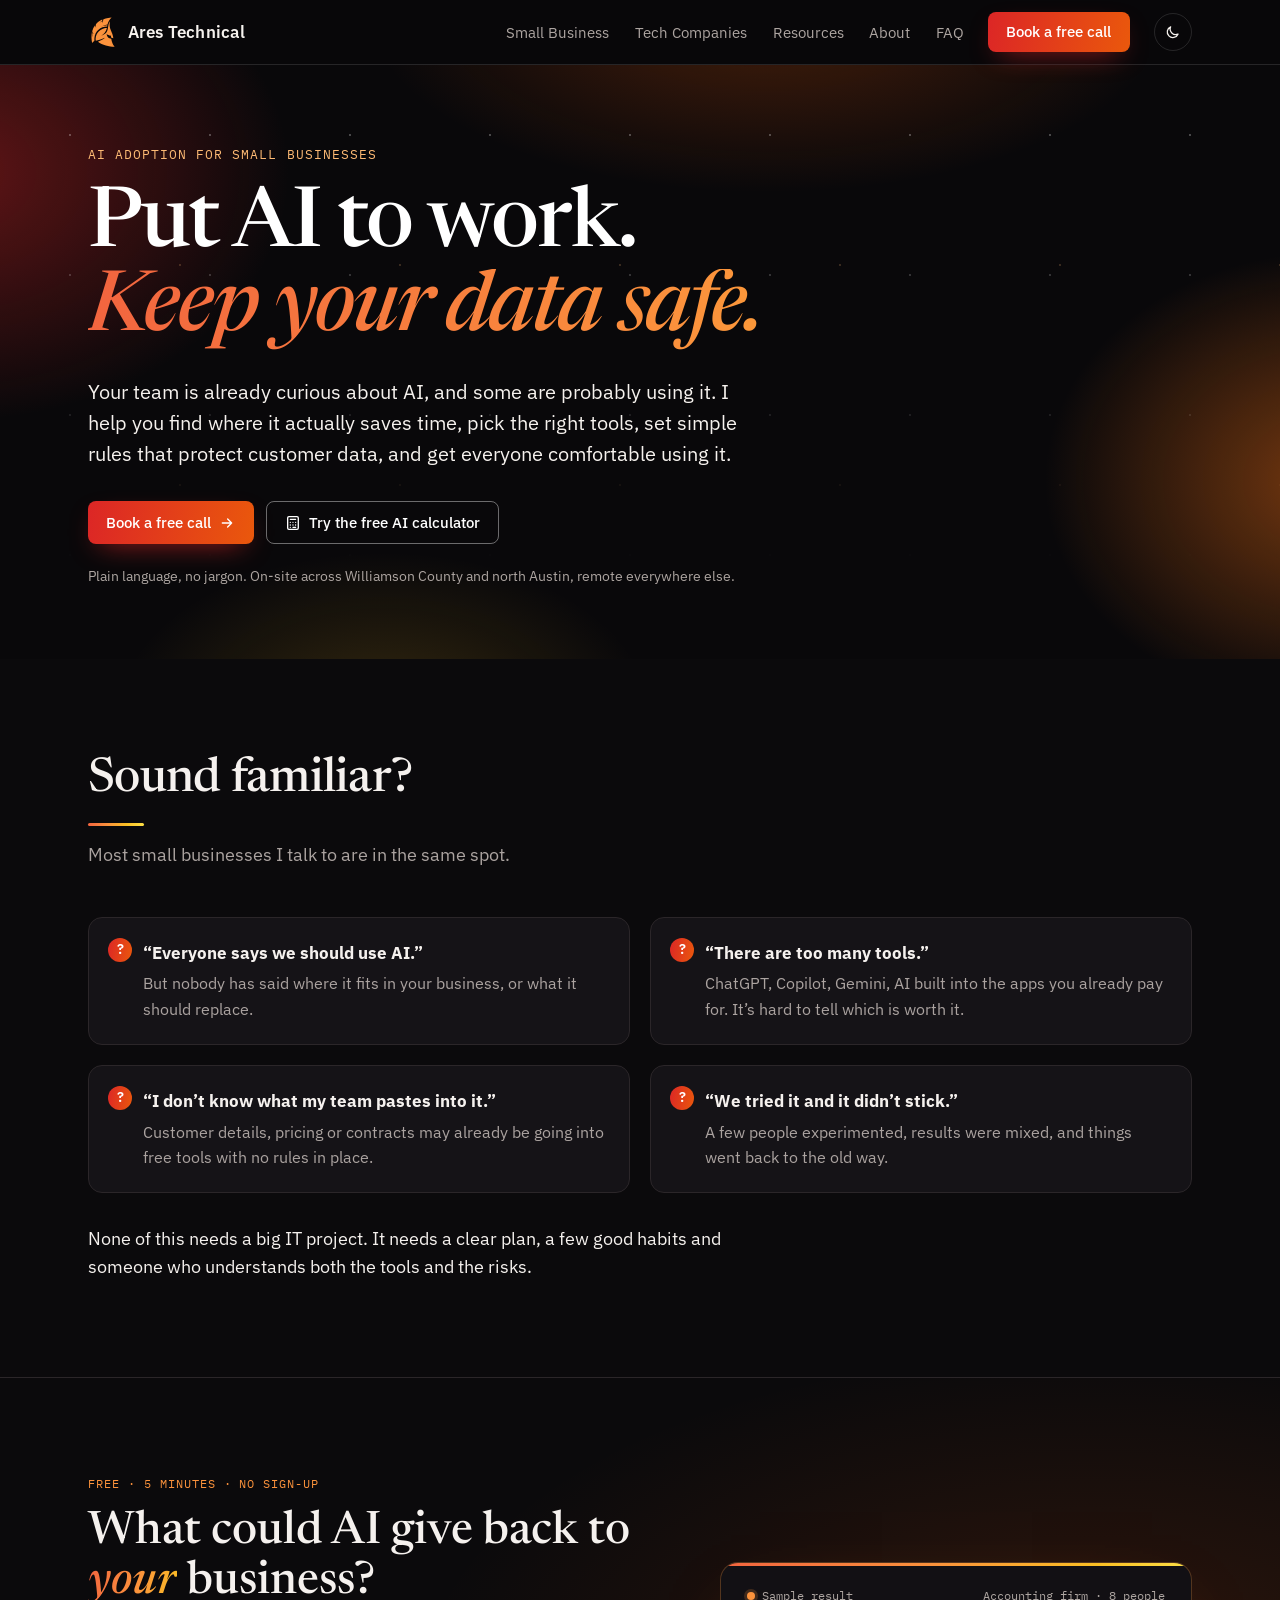
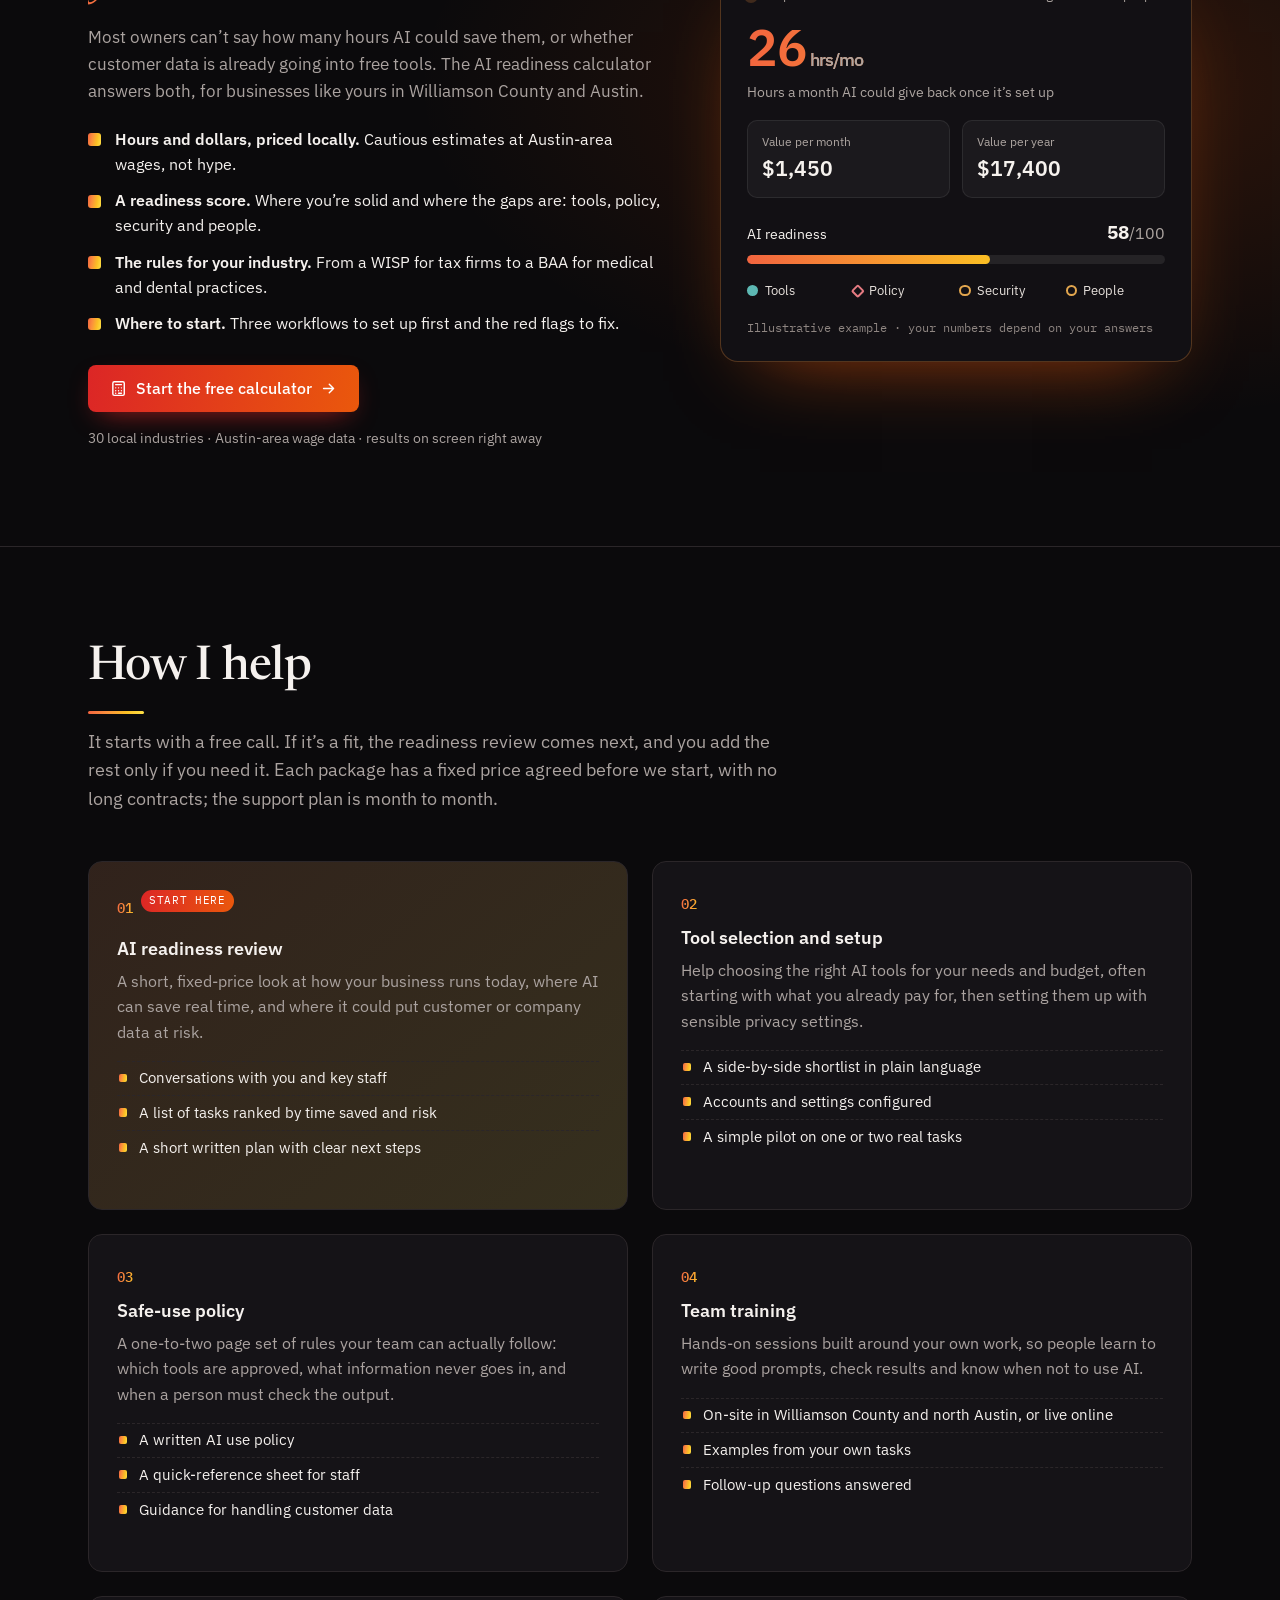
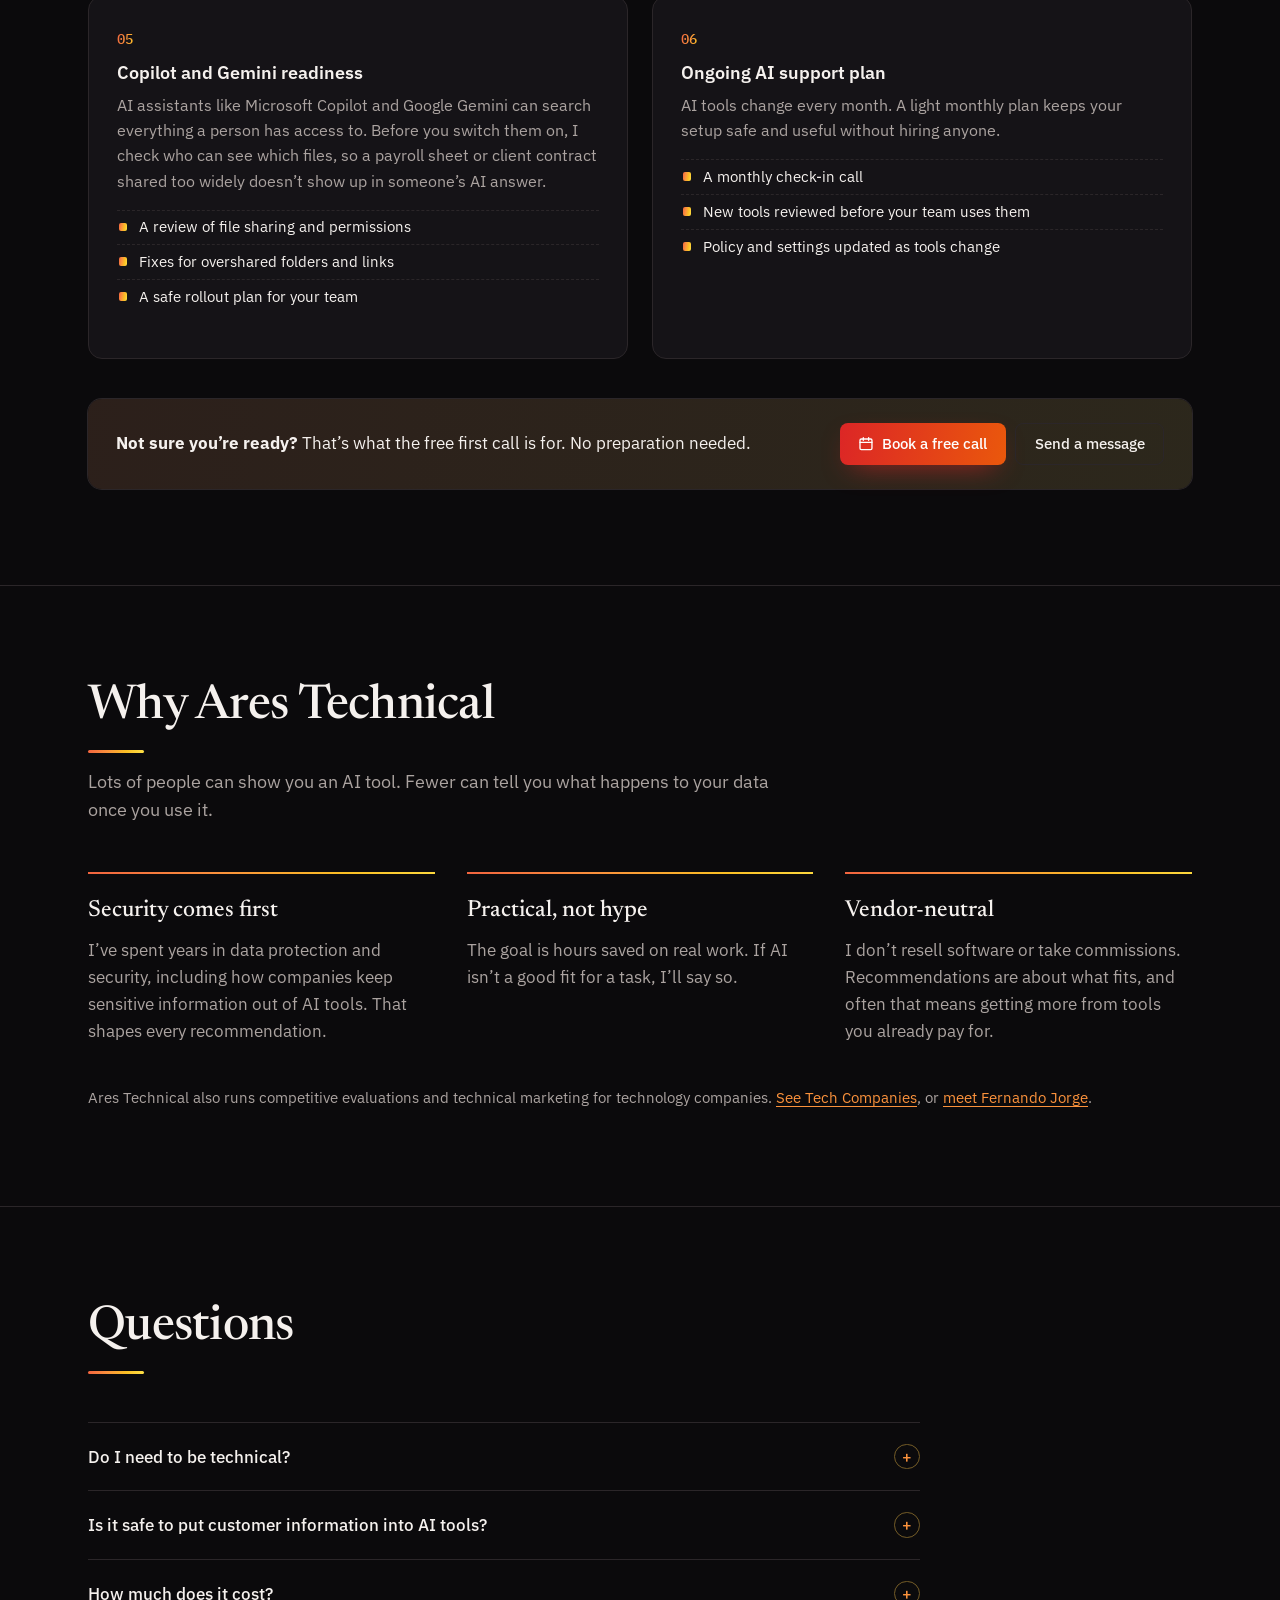
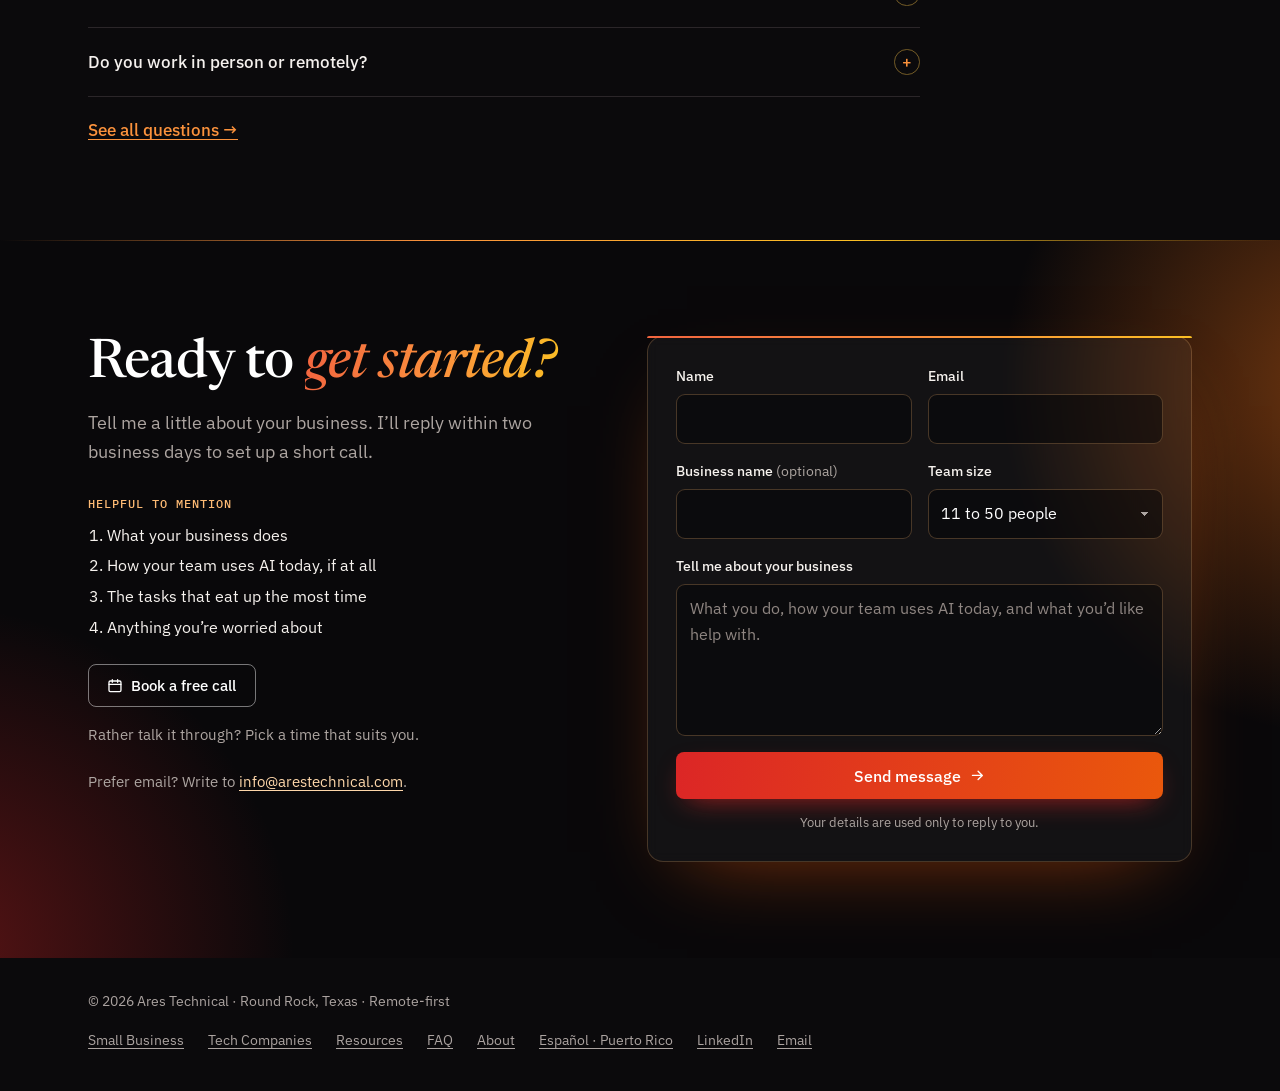
<file: index.html>
<!DOCTYPE html>
<html lang="en">
<head>
<script>document.documentElement.classList.add("js");var t=null;try{t=localStorage.getItem("fj-theme")}catch(e){}document.documentElement.setAttribute("data-theme",t||"dark")</script>
<meta charset="utf-8">
<meta name="viewport" content="width=device-width, initial-scale=1, viewport-fit=cover">
<title>Ares Technical — Safe, Practical AI for Small Businesses</title>
<meta name="description" content="Practical, security-first help for small businesses adopting AI: a readiness review, tool selection and setup, a simple safe-use policy, and team training. Remote-first, based in Texas.">
<link rel="canonical" href="https://arestechnical.com/">
<link rel="alternate" hreflang="en-US" href="https://arestechnical.com/">
<link rel="alternate" hreflang="es-PR" href="https://arestechnical.com/pr/">
<link rel="icon" href="/favicon.svg" type="image/svg+xml"><link rel="apple-touch-icon" href="/apple-touch-icon.png">
<meta property="og:type" content="website">
<meta property="og:site_name" content="Ares Technical">
<meta property="og:title" content="Ares Technical — Put AI to work. Keep your data safe.">
<meta property="og:description" content="Put AI to work. Keep your data safe. Plain-language AI adoption help for small businesses.">
<meta property="og:url" content="https://arestechnical.com/">
<meta name="twitter:card" content="summary">
<meta name="theme-color" content="#09080A">
<link rel="preconnect" href="https://fonts.googleapis.com">
<link rel="preconnect" href="https://fonts.gstatic.com" crossorigin>
<link href="https://fonts.googleapis.com/css2?family=Newsreader:ital,opsz,wght@0,6..72,400;0,6..72,500;1,6..72,400&family=IBM+Plex+Sans:wght@400;500;600&family=IBM+Plex+Mono:wght@400;500&display=swap" rel="stylesheet">
<script type="application/ld+json">
{"@context":"https://schema.org","@type":"Service","name":"AI adoption for small businesses","serviceType":"AI adoption consulting","url":"https://arestechnical.com/","areaServed":["Williamson County, Texas","US"],"provider":{"@type":"ProfessionalService","logo":"https://arestechnical.com/assets/brand/ares-helmet-512.png","name":"Ares Technical","url":"https://arestechnical.com/","email":"info@arestechnical.com"}}
</script>
<link rel="stylesheet" href="/assets/site.css?v=1">
<style>
.about-body .roles{list-style:none; margin:1.5rem 0; padding:0}
.about-body .roles li{display:grid; grid-template-columns:9rem 1fr; gap:1rem; padding:.7rem 0; border-top:1px solid var(--rule); font-size:.95rem}
.about-body .roles span{font-family:var(--mono); color:var(--muted); font-size:.82rem}
@media (max-width:860px){ .about{grid-template-columns:1fr; gap:2rem} .about-body .roles li{grid-template-columns:1fr; gap:.1rem} }
/* AI page */
nav.site a[aria-current="page"]{color:#fff}
.pain{list-style:none; margin:0; padding:0; display:grid; grid-template-columns:repeat(2,1fr); gap:1.25rem}
.pain li{background:var(--surface); border:1px solid var(--rule); border-radius:14px; padding:1.4rem 1.5rem 1.4rem 3.4rem; position:relative}
.pain li::before{content:"?"; position:absolute; left:1.2rem; top:1.25rem; width:1.5rem; height:1.5rem; border-radius:50%; display:grid; place-items:center; font:600 .85rem/1 var(--sans); color:#fff; background:var(--btn)}
.pain b{display:block; margin-bottom:.25rem}
.pain p{margin:0; color:var(--muted); font-size:.98rem}
.pain-note{margin:2rem 0 0; font-size:1.1rem; max-width:44rem}
@media (max-width:760px){ .pain{grid-template-columns:1fr} }
.svc .tag{display:inline-block; margin-left:.5rem; font-family:var(--mono); font-size:.68rem; letter-spacing:.06em; text-transform:uppercase; padding:.15rem .5rem; border-radius:999px; color:#fff; background:var(--btn); vertical-align:middle}
.svc .gets{list-style:none; margin:0 0 1rem; padding:0; font-size:.94rem}
.svc .gets li{padding:.3rem 0 .3rem 1.4rem; position:relative; border-top:1px dashed var(--rule)}
.svc .gets li::before{content:""; position:absolute; left:.1rem; top:.75rem; width:.55rem; height:.55rem; border-radius:2px; background:var(--grad)}
.svc-grid.two{grid-template-columns:repeat(2,1fr)}
@media (max-width:620px){ .svc-grid.two{grid-template-columns:1fr} }
.svc.start{background:linear-gradient(140deg, color-mix(in srgb,var(--c2) 12%, var(--surface)), color-mix(in srgb,var(--c4) 14%, var(--surface)))}
.why{list-style:none; margin:0; padding:0; display:grid; grid-template-columns:repeat(3,1fr); gap:2rem}
.why h3{font-family:var(--serif); font-weight:500; font-size:1.45rem; margin:0 0 .5rem}
.why p{margin:0; color:var(--muted)}
.why li{border-top:2px solid; border-image:var(--grad) 1; padding-top:1.1rem}
@media (max-width:860px){ .why{grid-template-columns:1fr} }
.back-tech{margin:2.5rem 0 0; font-size:.95rem; color:var(--muted)}
/* Use cases */
@media (max-width:760px){ .why{grid-template-columns:1fr} }
.faq-more{margin:1.25rem 0 0; font-weight:500}
/* Calculator promo bar */
.promo{background:linear-gradient(90deg,#3A120C,#2B1608 50%,#2A1F07); border-bottom:1px solid rgba(251,146,60,.25)}
.promo a{display:flex; align-items:center; justify-content:center; gap:.7rem; padding:.55rem 1rem; color:#F6F2EE; text-decoration:none; font-size:.9rem; text-align:center}
.promo-tag{font-family:var(--mono); font-size:.68rem; letter-spacing:.08em; text-transform:uppercase; padding:.12rem .5rem; border-radius:999px; background:linear-gradient(100deg,#DC2626,#EA580C); color:#fff; flex:none}
.promo-go{font-weight:600; color:#FDBA74; white-space:nowrap}
.promo a:hover .promo-go{text-decoration:underline; text-underline-offset:.2em}
.promo-short{display:none}
@media (max-width:760px){ .promo-long{display:none} .promo-short{display:inline} }
@media print{ .promo{display:none} }
/* Calculator feature */
.calc-feature{background:radial-gradient(60rem 30rem at 85% 40%, color-mix(in srgb,#EA580C 16%, transparent), transparent 70%), var(--bg)}
.calc-feature .wrap{display:grid; grid-template-columns:1.1fr .9fr; gap:3.5rem; align-items:center}
.cf-eyebrow{font-family:var(--mono); font-size:.76rem; letter-spacing:.08em; text-transform:uppercase; color:var(--accent); margin:0 0 .9rem}
.calc-feature h2{font-family:var(--serif); font-weight:500; font-size:clamp(2rem,3.6vw,2.9rem); line-height:1.08; margin:0 0 1rem}
.calc-feature h2 em{font-style:italic; background:var(--grad-text, linear-gradient(100deg,#F2643F,#FBBF24)); -webkit-background-clip:text; background-clip:text; color:transparent}
.cf-lede{color:var(--muted); font-size:1.05rem; margin:0 0 1.4rem; max-width:36rem}
.cf-points{list-style:none; margin:0 0 1.8rem; padding:0; display:grid; gap:.7rem}
.cf-points li{position:relative; padding-left:1.7rem; font-size:.98rem}
.cf-points li::before{content:""; position:absolute; left:0; top:.42rem; width:.8rem; height:.8rem; border-radius:3px; background:var(--grad)}
.cf-points b{font-weight:600}
.btn-lg{padding:.95rem 1.4rem; font-size:1.02rem}
.btn svg{width:1.05em; height:1.05em}
.cf-note{margin:1rem 0 0; font-size:.85rem; color:var(--muted)}
.cf-card{display:block; text-decoration:none; color:#F6F2EE; background:#121014; border:1px solid rgba(251,146,60,.28); border-radius:18px; padding:1.5rem 1.6rem; box-shadow:0 30px 80px -40px rgba(234,88,12,.7); transition:transform .2s, box-shadow .2s; position:relative; overflow:hidden}
.cf-card::before{content:""; position:absolute; inset:0 0 auto 0; height:3px; background:linear-gradient(90deg,#F2643F,#FB923C 45%,#FBBF24 80%,#FDE047)}
.cf-card:hover{transform:translateY(-3px); box-shadow:0 36px 90px -40px rgba(234,88,12,.85)}
.cf-head{display:flex; justify-content:space-between; gap:1rem; font-family:var(--mono); font-size:.74rem; color:#ADA5A1; margin-bottom:1rem}
.cf-head i{display:inline-block; width:.5rem; height:.5rem; border-radius:50%; background:#FB923C; margin-right:.45rem; box-shadow:0 0 0 3px rgba(251,146,60,.2)}
.cf-big{font-size:3.2rem; font-weight:600; line-height:1; letter-spacing:-.02em; background:linear-gradient(100deg,#F2643F,#FBBF24); -webkit-background-clip:text; background-clip:text; color:transparent}
.cf-big small{font-size:1.1rem; font-weight:500; -webkit-text-fill-color:#ADA5A1}
.cf-sub{margin:.4rem 0 1.1rem; color:#ADA5A1; font-size:.9rem}
.cf-kv{display:grid; grid-template-columns:1fr 1fr; gap:.75rem; margin-bottom:1.2rem}
.cf-kv div{background:rgba(255,255,255,.04); border:1px solid rgba(255,255,255,.08); border-radius:10px; padding:.7rem .85rem}
.cf-kv small{display:block; color:#ADA5A1; font-size:.78rem}
.cf-kv b{font-size:1.3rem; font-weight:600}
.cf-mh{display:flex; justify-content:space-between; align-items:baseline; font-size:.9rem; margin-bottom:.45rem}
.cf-mh b{font-size:1.2rem}
.cf-mh small{color:#ADA5A1; font-weight:400}
.cf-bar{height:.55rem; border-radius:999px; background:rgba(255,255,255,.08); overflow:hidden}
.cf-bar i{display:block; height:100%; border-radius:inherit; background:linear-gradient(90deg,#F2643F,#FBBF24)}
.cf-pillars{list-style:none; margin:1rem 0 0; padding:0; display:grid; grid-template-columns:repeat(4,1fr); gap:.4rem; font-size:.84rem; color:#E7E1DC}
.cf-pillars li{display:flex; align-items:center; gap:.4rem}
.cf-foot{margin:1.1rem 0 0; font-family:var(--mono); font-size:.72rem; color:#8F8682}
@media (max-width:960px){ .calc-feature .wrap{grid-template-columns:1fr; gap:2.5rem} }
@media (max-width:420px){ .cf-pillars{grid-template-columns:repeat(2,1fr)} .cf-big{font-size:2.6rem} }
.hero .wrap{grid-template-columns:1fr}
.hero h1 em{display:block}
.hero .lede{max-width:42rem}
</style>
</head>
<body>
<a class="skip" href="#main">Skip to content</a>

<header class="site">
  <div class="wrap">
    <a class="brand" href="/" aria-label="Ares Technical, home">
      <svg viewBox="24 26 174 210" aria-hidden="true"><path fill="#FB923C" d="M190.05373,232.22569c-38.69679-1.77901-85.65598-11.48381-115.0988-35.66835 c17.7553-7.26927,33.64081-15.70074,48.43978-27.26381c-7.61177,2.49298-13.9633,5.43839-20.97958,8.36829 c-13.78454,5.75626-27.86847,9.72964-42.62123,12.2838c-6.36628-40.32397,20.77831-78.47913,59.70861-87.05015 c6.15701-1.35555,11.75313-2.3353,17.24075-1.28734c-6.60068,26.11547-17.07929,39.62914-39.51367,53.1932 c10.62619-3.05455,20.36779-8.10307,28.81535-15.39772c25.76861-22.25175,12.63889-58.99164,31.82574-84.36465 c-4.86778,22.35002-2.64728,43.52696,6.53474,63.65442l9.37596,23.53486c3.98619,10.00583,5.8629,20.08717,7.23099,31.19537 c-5.10312-1.70947-9.09077-3.40735-14.05981-4.65944l-3.3217-12.40889c-0.41736-1.55908-4.16606-2.38821-5.62183-2.06125 c-3.38739,0.76079-4.4037-1.71819-6.54984-2.61589l-17.14835-7.17307c3.41776,17.46814,14.07063,29.43126,32.35899,32.14139 C170.47723,196.5249,175.72119,216.81497,190.05373,232.22569z M126.0826,212.51891 c0.19595,3.00414,2.48534,2.41803,4.21452,3.12833c15.00339,6.16302,30.54568,9.78931,46.71219,9.95749 c-8.48077-11.66739-14.95459-23.20631-18.10243-36.62888c-0.43842-1.86938,0.73158-4.04985-2.02188-4.95168 c1.33734,13.12807,4.27676,25.8719,11.16353,37.02191C154.73412,220.39615,139.87511,217.168,126.0826,212.51891z M36.93874,168.06996l0.39012-17.83859c0.0876-4.00565,1.00231-7.54016,2.62286-11.48424 c2.0474,1.60234,2.12848,4.21394,5.04054,4.44205c-3.87282-6.02692-7.34338-11.923-9.9669-19.1961 c3.87796-15.26764,10.56954-29.30566,19.99451-41.65127c2.01585,6.32501,4.05193,11.75084,6.99636,17.20699 c-0.4136-8.23543-3.12237-15.82978-1.4477-23.68141c11.63688-14.11447,26.51136-23.98346,43.66889-31.94493 c0.96149,2.82162,0.72519,5.38645,0.14361,8.12138c-6.48997,4.99878-13.88375,8.15697-19.31773,14.61973 c6.69287-3.72936,11.64832-8.68753,19.53332-11.38976l2.03757,13.3707c1.27792-9.75041,2.60239-18.46772,6.11794-27.78623 c10.12741-4.24632,20.92062-6.65197,32.03397-8.36202c8.13722-1.27642,15.6815-2.7947,24.41966-2.71923 c-14.1516,12.90162-23.9364,28.87504-28.39496,47.70346c-14.91345,1.60735-28.36908,6.29581-41.41745,13.31133 c-2.36818,1.27327-5.46661,1.72504-6.17988,4.96204c14.17753-8.87474,29.99248-12.96122,46.46317-13.34338 c-1.01979,3.33801-0.93916,6.10391-1.17871,9.74004c-45.86707,0.29337-83.73877,32.29144-87.96905,78.13308 c-0.62438,6.7661-0.25181,13.02094-0.33815,19.89554c-0.7036,2.55115-4.18911,4.12608-5.95784,5.77713l-9.69847,9.05327 c-5.35534-23.68015-6.21622-48.22421-1.55536-72.88571c3.66554,1.55774,3.84235,4.69766,3.32884,8.08817 C35.06784,148.39973,34.47336,158.99934,36.93874,168.06996z M37.74517,170.17203l-0.02736,0.6516v0.67438l0.02736,0.65161 l0.02735-0.65161v-0.67438L37.74517,170.17203z M126.0826,212.51891c13.7925,4.64909,28.65151,7.87724,41.96592,8.52718 c-6.88676-11.15001-9.82619-23.89384-11.16353-37.02191c2.75346,0.90182,1.58347,3.08229,2.02188,4.95168 c3.14784,13.42256,9.62166,24.96149,18.10243,36.62888c-16.1665-0.16818-31.7088-3.79446-46.71219-9.95749 C128.56795,214.93694,126.27856,215.52304,126.0826,212.51891z"/></svg>
      <span>Ares Technical</span>
    </a>
    <nav class="site" id="siteNav" aria-label="Main">
      <ul>
        <li><a href="/" aria-current="page">Small Business</a></li>
        <li><a href="/tech/">Tech Companies</a></li>
        <li><a href="/resources/">Resources</a></li>
        <li><a href="/fernando/">About</a></li>
        <li><a href="/faq/">FAQ</a></li>
      </ul>
    </nav>
    <a class="btn btn-primary hdr-cta" href="https://calendly.com/fernando-jorge-arestechnical/30min" target="_blank" rel="noopener">Book a free call</a>
    <button class="icon-btn theme-btn" type="button" id="themeBtn" aria-label="Switch color theme"><svg class="sun" viewBox="0 0 24 24" fill="none" stroke="currentColor" stroke-width="1.8" stroke-linecap="round"><circle cx="12" cy="12" r="4.2"/><path d="M12 2.5v2.2M12 19.3v2.2M4.6 4.6l1.6 1.6M17.8 17.8l1.6 1.6M2.5 12h2.2M19.3 12h2.2M4.6 19.4l1.6-1.6M17.8 6.2l1.6-1.6"/></svg><svg class="moon" viewBox="0 0 24 24" fill="none" stroke="currentColor" stroke-width="1.8" stroke-linejoin="round"><path d="M20 14.5A8 8 0 0 1 9.5 4a8 8 0 1 0 10.5 10.5z"/></svg></button>
    <button class="icon-btn menu-btn" type="button" id="menuBtn" aria-label="Open menu" aria-expanded="false" aria-controls="siteNav"><svg viewBox="0 0 24 24" fill="none" stroke="currentColor" stroke-width="2" stroke-linecap="round"><path d="M4 7h16M4 12h16M4 17h16"/></svg></button>
  </div>
</header>

<main id="main">
<span id="top"></span>
<section class="hero">
  <div class="wrap">
    <div>
      <p class="eyebrow">AI adoption for small businesses</p>
      <h1>Put AI to work. <em>Keep your data safe.</em></h1>
      <p class="lede">Your team is already curious about AI, and some are probably using it. I help you find where it actually saves time, pick the right tools, set simple rules that protect customer data, and get everyone comfortable using it.</p>
      <div class="cta-row">
        <a class="btn btn-primary" href="https://calendly.com/fernando-jorge-arestechnical/30min" target="_blank" rel="noopener">Book a free call <svg viewBox="0 0 24 24" fill="none" stroke="currentColor" stroke-width="2" stroke-linecap="round" stroke-linejoin="round"><path d="M5 12h14M13 6l6 6-6 6"/></svg></a>
        <a class="btn btn-ghost" href="/ai/calculator/"><svg viewBox="0 0 24 24" fill="none" stroke="currentColor" stroke-width="2" stroke-linecap="round" stroke-linejoin="round" aria-hidden="true"><rect x="4" y="2.5" width="16" height="19" rx="2"/><path d="M8 6.5h8M8 11h.01M12 11h.01M16 11h.01M8 15h.01M12 15h.01M16 15h.01M8 18.5h.01M12 18.5h4"/></svg>Try the free AI calculator</a>
      </div>
      <p class="hero-note">Plain language, no jargon. On-site across Williamson County and north Austin, remote everywhere else.</p>
    </div>
  </div>
</section>

<section class="block" aria-labelledby="pain-h">
  <div class="wrap">
    <div class="sec-head">
      <h2 id="pain-h">Sound familiar?</h2>
      <p>Most small businesses I talk to are in the same spot.</p>
    </div>
    <ul class="pain">
      <li><b>“Everyone says we should use AI.”</b><p>But nobody has said where it fits in your business, or what it should replace.</p></li>
      <li><b>“There are too many tools.”</b><p>ChatGPT, Copilot, Gemini, AI built into the apps you already pay for. It’s hard to tell which is worth it.</p></li>
      <li><b>“I don’t know what my team pastes into it.”</b><p>Customer details, pricing or contracts may already be going into free tools with no rules in place.</p></li>
      <li><b>“We tried it and it didn’t stick.”</b><p>A few people experimented, results were mixed, and things went back to the old way.</p></li>
    </ul>
    <p class="pain-note">None of this needs a big IT project. It needs a clear plan, a few good habits and someone who understands both the tools and the risks.</p>
  </div>
</section>

<section class="block calc-feature" id="calculator" aria-labelledby="calc-h">
  <div class="wrap">
    <div class="cf-text">
      <p class="cf-eyebrow">Free · 5 minutes · no sign-up</p>
      <h2 id="calc-h">What could AI give back to <em>your</em> business?</h2>
      <p class="cf-lede">Most owners can’t say how many hours AI could save them, or whether customer data is already going into free tools. The AI readiness calculator answers both, for businesses like yours in Williamson County and Austin.</p>
      <ul class="cf-points">
        <li><b>Hours and dollars, priced locally.</b> Cautious estimates at Austin-area wages, not hype.</li>
        <li><b>A readiness score.</b> Where you’re solid and where the gaps are: tools, policy, security and people.</li>
        <li><b>The rules for your industry.</b> From a WISP for tax firms to a BAA for medical and dental practices.</li>
        <li><b>Where to start.</b> Three workflows to set up first and the red flags to fix.</li>
      </ul>
      <div class="cta-row"><a class="btn btn-primary btn-lg" href="/ai/calculator/"><svg viewBox="0 0 24 24" fill="none" stroke="currentColor" stroke-width="2" stroke-linecap="round" stroke-linejoin="round" aria-hidden="true"><rect x="4" y="2.5" width="16" height="19" rx="2"/><path d="M8 6.5h8M8 11h.01M12 11h.01M16 11h.01M8 15h.01M12 15h.01M16 15h.01M8 18.5h.01M12 18.5h4"/></svg>Start the free calculator <svg viewBox="0 0 24 24" fill="none" stroke="currentColor" stroke-width="2" stroke-linecap="round" stroke-linejoin="round"><path d="M5 12h14M13 6l6 6-6 6"/></svg></a></div>
      <p class="cf-note">30 local industries · Austin-area wage data · results on screen right away</p>
    </div>
    <a class="cf-card" href="/ai/calculator/" aria-label="Open the AI readiness calculator. Sample result shown.">
      <div class="cf-head"><span><i></i>Sample result</span><span>Accounting firm · 8 people</span></div>
      <div class="cf-big">26<small> hrs/mo</small></div>
      <p class="cf-sub">Hours a month AI could give back once it’s set up</p>
      <div class="cf-kv"><div><small>Value per month</small><b>$1,450</b></div><div><small>Value per year</small><b>$17,400</b></div></div>
      <div class="cf-meter"><div class="cf-mh"><span>AI readiness</span><b>58<small>/100</small></b></div><div class="cf-bar"><i style="width:58%"></i></div></div>
      <ul class="cf-pillars">
        <li><span class="mark m-ok"><i></i></span>Tools</li>
        <li><span class="mark m-gap"><i></i></span>Policy</li>
        <li><span class="mark m-part"><i></i></span>Security</li>
        <li><span class="mark m-part"><i></i></span>People</li>
      </ul>
      <p class="cf-foot">Illustrative example · your numbers depend on your answers</p>
    </a>
  </div>
</section>

<section class="block" id="packages" aria-labelledby="pkg-h">
  <div class="wrap">
    <div class="sec-head">
      <h2 id="pkg-h">How I help</h2>
      <p>It starts with a free call. If it’s a fit, the readiness review comes next, and you add the rest only if you need it. Each package has a fixed price agreed before we start, with no long contracts; the support plan is month to month.</p>
    </div>
    <ul class="svc-grid two">
      <li class="svc start">
        <span class="num">01</span><span class="tag">Start here</span>
        <h3>AI readiness review</h3>
        <p>A short, fixed-price look at how your business runs today, where AI can save real time, and where it could put customer or company data at risk.</p>
        <ul class="gets"><li>Conversations with you and key staff</li><li>A list of tasks ranked by time saved and risk</li><li>A short written plan with clear next steps</li></ul>
      </li>
      <li class="svc">
        <span class="num">02</span>
        <h3>Tool selection and setup</h3>
        <p>Help choosing the right AI tools for your needs and budget, often starting with what you already pay for, then setting them up with sensible privacy settings.</p>
        <ul class="gets"><li>A side-by-side shortlist in plain language</li><li>Accounts and settings configured</li><li>A simple pilot on one or two real tasks</li></ul>
      </li>
      <li class="svc">
        <span class="num">03</span>
        <h3>Safe-use policy</h3>
        <p>A one-to-two page set of rules your team can actually follow: which tools are approved, what information never goes in, and when a person must check the output.</p>
        <ul class="gets"><li>A written AI use policy</li><li>A quick-reference sheet for staff</li><li>Guidance for handling customer data</li></ul>
      </li>
      <li class="svc">
        <span class="num">04</span>
        <h3>Team training</h3>
        <p>Hands-on sessions built around your own work, so people learn to write good prompts, check results and know when not to use AI.</p>
        <ul class="gets"><li>On-site in Williamson County and north Austin, or live online</li><li>Examples from your own tasks</li><li>Follow-up questions answered</li></ul>
      </li>
      <li class="svc">
        <span class="num">05</span>
        <h3>Copilot and Gemini readiness</h3>
        <p>AI assistants like Microsoft Copilot and Google Gemini can search everything a person has access to. Before you switch them on, I check who can see which files, so a payroll sheet or client contract shared too widely doesn’t show up in someone’s AI answer.</p>
        <ul class="gets"><li>A review of file sharing and permissions</li><li>Fixes for overshared folders and links</li><li>A safe rollout plan for your team</li></ul>
      </li>
      <li class="svc">
        <span class="num">06</span>
        <h3>Ongoing AI support plan</h3>
        <p>AI tools change every month. A light monthly plan keeps your setup safe and useful without hiring anyone.</p>
        <ul class="gets"><li>A monthly check-in call</li><li>New tools reviewed before your team uses them</li><li>Policy and settings updated as tools change</li></ul>
      </li>
    </ul>
    <div class="mid-cta">
      <p><strong>Not sure you’re ready?</strong> That’s what the free first call is for. No preparation needed.</p>
      <div class="mid-cta-btns"><a class="btn btn-primary" href="https://calendly.com/fernando-jorge-arestechnical/30min" target="_blank" rel="noopener"><svg viewBox="0 0 24 24" fill="none" stroke="currentColor" stroke-width="2" stroke-linecap="round" stroke-linejoin="round" aria-hidden="true"><rect x="3" y="4.5" width="18" height="16" rx="2"/><path d="M3 9.5h18M8 2.5v4M16 2.5v4"/></svg>Book a free call</a><a class="btn btn-ghost" href="#contact">Send a message</a></div>
    </div>
  </div>
</section>

<section class="block" aria-labelledby="why-h">
  <div class="wrap">
    <div class="sec-head">
      <h2 id="why-h">Why Ares Technical</h2>
      <p>Lots of people can show you an AI tool. Fewer can tell you what happens to your data once you use it.</p>
    </div>
    <ul class="why">
      <li><h3>Security comes first</h3><p>I’ve spent years in data protection and security, including how companies keep sensitive information out of AI tools. That shapes every recommendation.</p></li>
      <li><h3>Practical, not hype</h3><p>The goal is hours saved on real work. If AI isn’t a good fit for a task, I’ll say so.</p></li>
      <li><h3>Vendor-neutral</h3><p>I don’t resell software or take commissions. Recommendations are about what fits, and often that means getting more from tools you already pay for.</p></li>
    </ul>
    <p class="back-tech">Ares Technical also runs competitive evaluations and technical marketing for technology companies. <a href="/tech/">See Tech Companies</a>, or <a href="/fernando/">meet Fernando Jorge</a>.</p>
  </div>
</section>

<section class="block" id="faq" aria-labelledby="faq-h">
  <div class="wrap">
    <div class="sec-head"><h2 id="faq-h">Questions</h2></div>
    <div class="faq">
      <details><summary>Do I need to be technical?</summary><p>No. Everything is explained in plain language, and the written plan and policy are meant to be read by anyone on your team.</p></details>
      <details><summary>Is it safe to put customer information into AI tools?</summary><p>Sometimes, with the right tool and settings, and sometimes not at all. Sorting that out is a core part of the readiness review and the safe-use policy.</p></details>
      <details><summary>How much does it cost?</summary><p>Each package has a fixed price, agreed before any work starts. The readiness review is the smallest commitment and tells you whether the rest is worth doing.</p></details>
      <details><summary>Do you work in person or remotely?</summary><p>Both. I visit businesses and run on-site training across Williamson County and north Austin, including Round Rock, Georgetown, Cedar Park, Leander, Hutto, Taylor, Liberty Hill and Pflugerville. Anywhere else, everything works over video calls.</p></details>
    </div>
      <p class="faq-more"><a href="/faq/#small-business">See all questions →</a></p>
  </div>
</section>

<section class="band contact" id="contact" aria-labelledby="contact-h">
  <div class="wrap">
    <div class="contact-intro">
      <h2 id="contact-h">Ready to <em>get started?</em></h2>
      <p>Tell me a little about your business. I’ll reply within two business days to set up a short call.</p>
      <div class="tips">
        <h3>Helpful to mention</h3>
        <ol>
          <li>What your business does</li>
          <li>How your team uses AI today, if at all</li>
          <li>The tasks that eat up the most time</li>
          <li>Anything you’re worried about</li>
        </ol>
      </div>
      <div class="book-call"><a class="btn btn-book" href="https://calendly.com/fernando-jorge-arestechnical/30min" target="_blank" rel="noopener"><svg viewBox="0 0 24 24" fill="none" stroke="currentColor" stroke-width="2" stroke-linecap="round" stroke-linejoin="round" aria-hidden="true"><rect x="3" y="4.5" width="18" height="16" rx="2"/><path d="M3 9.5h18M8 2.5v4M16 2.5v4"/></svg>Book a free call</a><span>Rather talk it through? Pick a time that suits you.</span></div>
      <p class="mail-alt">Prefer email? Write to <a href="mailto:info@arestechnical.com">info@arestechnical.com</a>.</p>
    </div>

    <div class="form-card">
      <form id="contactForm" action="https://formspree.io/f/xrpqlvkw" method="POST" novalidate>
        <input type="hidden" name="_subject" value="New AI readiness inquiry: Ares Technical">
        <input type="hidden" name="service" value="AI adoption for my small business">
        <div class="hp" aria-hidden="true"><label>Leave this empty <input type="text" name="_gotcha" tabindex="-1" autocomplete="off"></label></div>
        <div class="f-row">
          <div class="field">
            <label for="f-name">Name</label>
            <input id="f-name" name="name" type="text" autocomplete="name" required aria-describedby="e-name">
            <span class="f-err" id="e-name"></span>
          </div>
          <div class="field">
            <label for="f-email">Email</label>
            <input id="f-email" name="email" type="email" autocomplete="email" required aria-describedby="e-email">
            <span class="f-err" id="e-email"></span>
          </div>
        </div>
        <div class="f-row">
          <div class="field">
            <label for="f-company">Business name <span class="opt">(optional)</span></label>
            <input id="f-company" name="company" type="text" autocomplete="organization">
          </div>
          <div class="field">
            <label for="f-size">Team size</label>
            <select id="f-size" name="team_size">
              <option>Just me</option>
              <option>2 to 10 people</option>
              <option selected>11 to 50 people</option>
              <option>51 to 100 people</option>
              <option>More than 100</option>
            </select>
          </div>
        </div>
        <div class="field">
          <label for="f-message">Tell me about your business</label>
          <textarea id="f-message" name="message" rows="5" required aria-describedby="e-message" placeholder="What you do, how your team uses AI today, and what you’d like help with."></textarea>
          <span class="f-err" id="e-message"></span>
        </div>
        <p class="f-err f-form-err" id="e-form" role="alert"></p>
        <button class="btn btn-primary f-submit" type="submit">Send message <svg viewBox="0 0 24 24" fill="none" stroke="currentColor" stroke-width="2" stroke-linecap="round" stroke-linejoin="round"><path d="M5 12h14M13 6l6 6-6 6"/></svg></button>
        <p class="f-note">Your details are used only to reply to you.</p>
      </form>
      <div class="f-success" id="formSuccess" tabindex="-1" hidden>
        <svg viewBox="0 0 24 24" fill="none" stroke="currentColor" stroke-width="2" stroke-linecap="round" stroke-linejoin="round" aria-hidden="true"><circle cx="12" cy="12" r="10"/><path d="m8 12.5 2.5 2.5L16 9.5"/></svg>
        <h3>Thanks, your message is on its way.</h3>
        <p>I’ll reply within two business days. If it’s urgent, email <a href="mailto:info@arestechnical.com">info@arestechnical.com</a>.</p>
      </div>
    </div>
  </div>
</section>
</main>
<div class="toast" id="toast" role="status" aria-live="polite"></div>

<footer class="site">
  <div class="wrap">
    <span>© <span id="yr">2026</span> Ares Technical · Round Rock, Texas · Remote-first</span>
    <ul>
      <li><a href="/">Small Business</a></li>
      <li><a href="/tech/">Tech Companies</a></li>
      <li><a href="/resources/">Resources</a></li>
      <li><a href="/faq/">FAQ</a></li>
      <li><a href="/fernando/">About</a></li>
      <li><a href="/pr/" hreflang="es" lang="es">Español · Puerto Rico</a></li>
      <li><a href="https://www.linkedin.com/in/fernando-jorge" target="_blank" rel="noopener">LinkedIn</a></li>
      <li><a href="mailto:info@arestechnical.com">Email</a></li>
    </ul>
  </div>
</footer>

<script>
(function(){
  var root=document.documentElement, reduce=matchMedia("(prefers-reduced-motion: reduce)").matches;
  document.getElementById("yr").textContent=new Date().getFullYear();

  // theme (shared with the portfolio)
  document.getElementById("themeBtn").addEventListener("click",function(){
    var cur=root.getAttribute("data-theme")||(matchMedia("(prefers-color-scheme: dark)").matches?"dark":"light");
    var next=cur==="dark"?"light":"dark"; root.setAttribute("data-theme",next);
    try{localStorage.setItem("fj-theme",next)}catch(e){}
  });

  // mobile menu
  var nav=document.getElementById("siteNav"), mb=document.getElementById("menuBtn");
  function setMenu(open){nav.classList.toggle("open",open); mb.setAttribute("aria-expanded",String(open)); mb.setAttribute("aria-label",open?"Close menu":"Open menu")}
  mb.addEventListener("click",function(){setMenu(!nav.classList.contains("open"))});
  nav.addEventListener("click",function(e){if(e.target.closest("a"))setMenu(false)});
  addEventListener("keydown",function(e){if(e.key==="Escape")setMenu(false)});



  // email fallbacks: copy address
  var toast=document.getElementById("toast"), tt;
  function say(msg){toast.textContent=msg; toast.classList.add("show"); clearTimeout(tt); tt=setTimeout(function(){toast.classList.remove("show")},3200)}
  function copy(text){
    if(navigator.clipboard&&window.isSecureContext){return navigator.clipboard.writeText(text)}
    return new Promise(function(res,rej){var ta=document.createElement("textarea"); ta.value=text; ta.setAttribute("readonly",""); ta.style.position="fixed"; ta.style.opacity="0"; document.body.appendChild(ta); ta.select(); try{document.execCommand("copy")?res():rej()}catch(e){rej(e)} document.body.removeChild(ta)});
  }
  [].forEach.call(document.querySelectorAll("[data-copy]"),function(b){b.addEventListener("click",function(){
    var a=b.getAttribute("data-copy");
    copy(a).then(function(){say("Copied "+a)},function(){say("Email: "+a)});
  })});


  var pre=new URLSearchParams(location.search).get("service"), sel=document.getElementById("f-service");
  if(pre&&sel){[].forEach.call(sel.options,function(o){if(o.value.toLowerCase().indexOf(pre.toLowerCase())>-1)sel.value=o.value})}
  // contact form → Formspree (AJAX, with normal POST as the no-JS fallback)
  var form=document.getElementById("contactForm");
  if(form && window.fetch){
    var ok=document.getElementById("formSuccess"), formErr=document.getElementById("e-form"), btn=form.querySelector(".f-submit"), btnHTML=btn.innerHTML;
    var msgs={name:"Please add your name.",email:"Please enter a valid email address.",message:"Please tell me a little about your business."};
    function setErr(name,msg){
      var el=form.elements[name], out=document.getElementById("e-"+name);
      if(el)el.setAttribute("aria-invalid",msg?"true":"false");
      if(out)out.textContent=msg||"";
    }
    function check(){
      var first=null;
      ["name","email","message"].forEach(function(n){
        var el=form.elements[n], bad=!el.value.trim()||(n==="email"&&!el.checkValidity());
        setErr(n,bad?msgs[n]:""); if(bad&&!first)first=el;
      });
      return first;
    }
    ["name","email","message"].forEach(function(n){form.elements[n].addEventListener("input",function(){if(this.getAttribute("aria-invalid")==="true")setErr(n,"")})});
    form.addEventListener("submit",function(e){
      e.preventDefault(); formErr.textContent="";
      var bad=check(); if(bad){bad.focus(); return}
      btn.disabled=true; btn.textContent="Sending…";
      fetch(form.action,{method:"POST",body:new FormData(form),headers:{"Accept":"application/json"}})
        .then(function(r){return r.json().catch(function(){return{}}).then(function(d){return{ok:r.ok,d:d}})})
        .then(function(res){
          if(res.ok){form.hidden=true; ok.hidden=false; ok.focus(); form.reset(); return}
          var errs=(res.d&&res.d.errors)||[], shown=false;
          errs.forEach(function(x){ if(x.field&&document.getElementById("e-"+x.field)){setErr(x.field,x.message);shown=true} });
          formErr.textContent=shown?"Please fix the highlighted fields.":((errs[0]&&errs[0].message)||"Something went wrong sending your message. Please try again, or email info@arestechnical.com.");
        })
        .catch(function(){formErr.textContent="Couldn’t reach the form service. Check your connection and try again, or email info@arestechnical.com."})
        .then(function(){btn.disabled=false; btn.innerHTML=btnHTML});
    });
  }

  // reveal on scroll
  if("IntersectionObserver" in window && !reduce){
    var io=new IntersectionObserver(function(es){es.forEach(function(e){if(e.isIntersecting){e.target.classList.add("in"); io.unobserve(e.target)}})},{rootMargin:"0px 0px -8% 0px"});
    [].forEach.call(document.querySelectorAll(".sec-head, .pain li, .cf-card, .svc, .why li, .faq details, .mid-cta"),function(el){
      if(el.getBoundingClientRect().top>innerHeight){el.classList.add("rv"); io.observe(el)}
    });
  }
})();
</script>
</body>
</html>
</file>
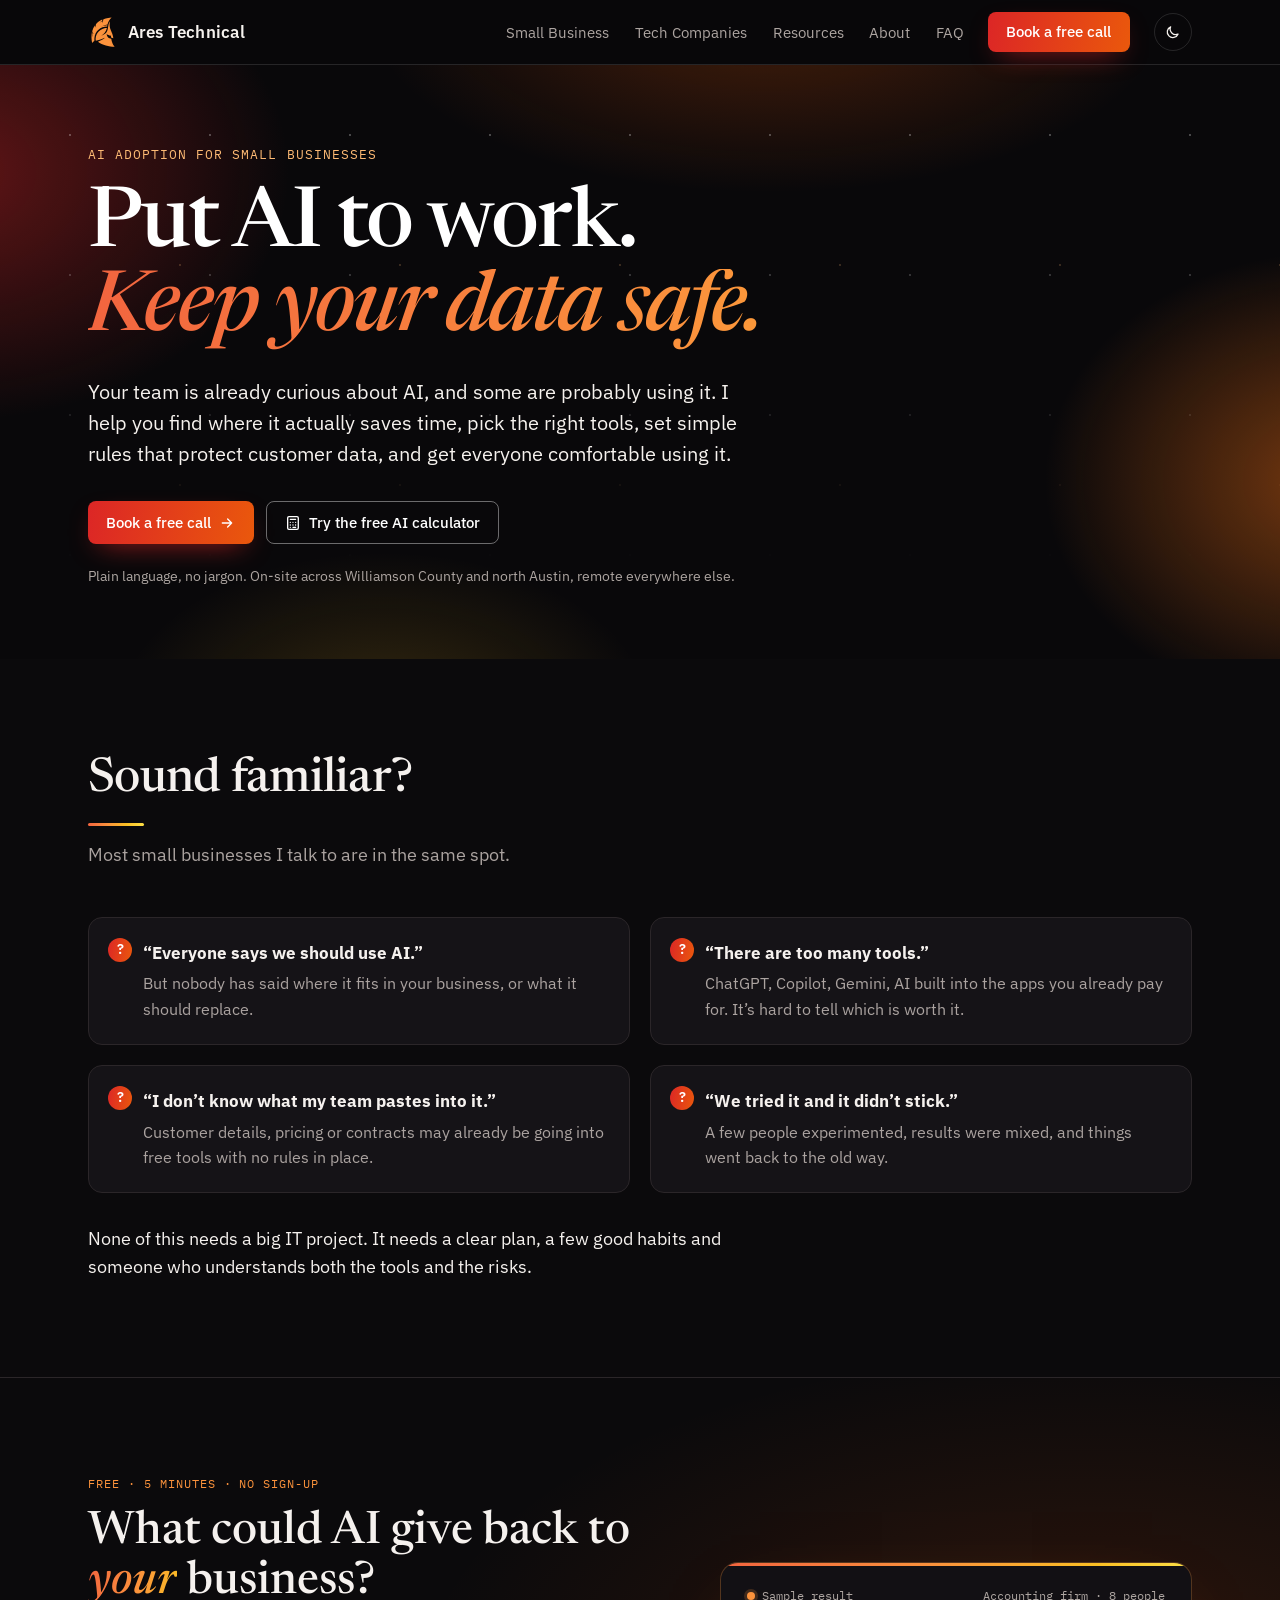
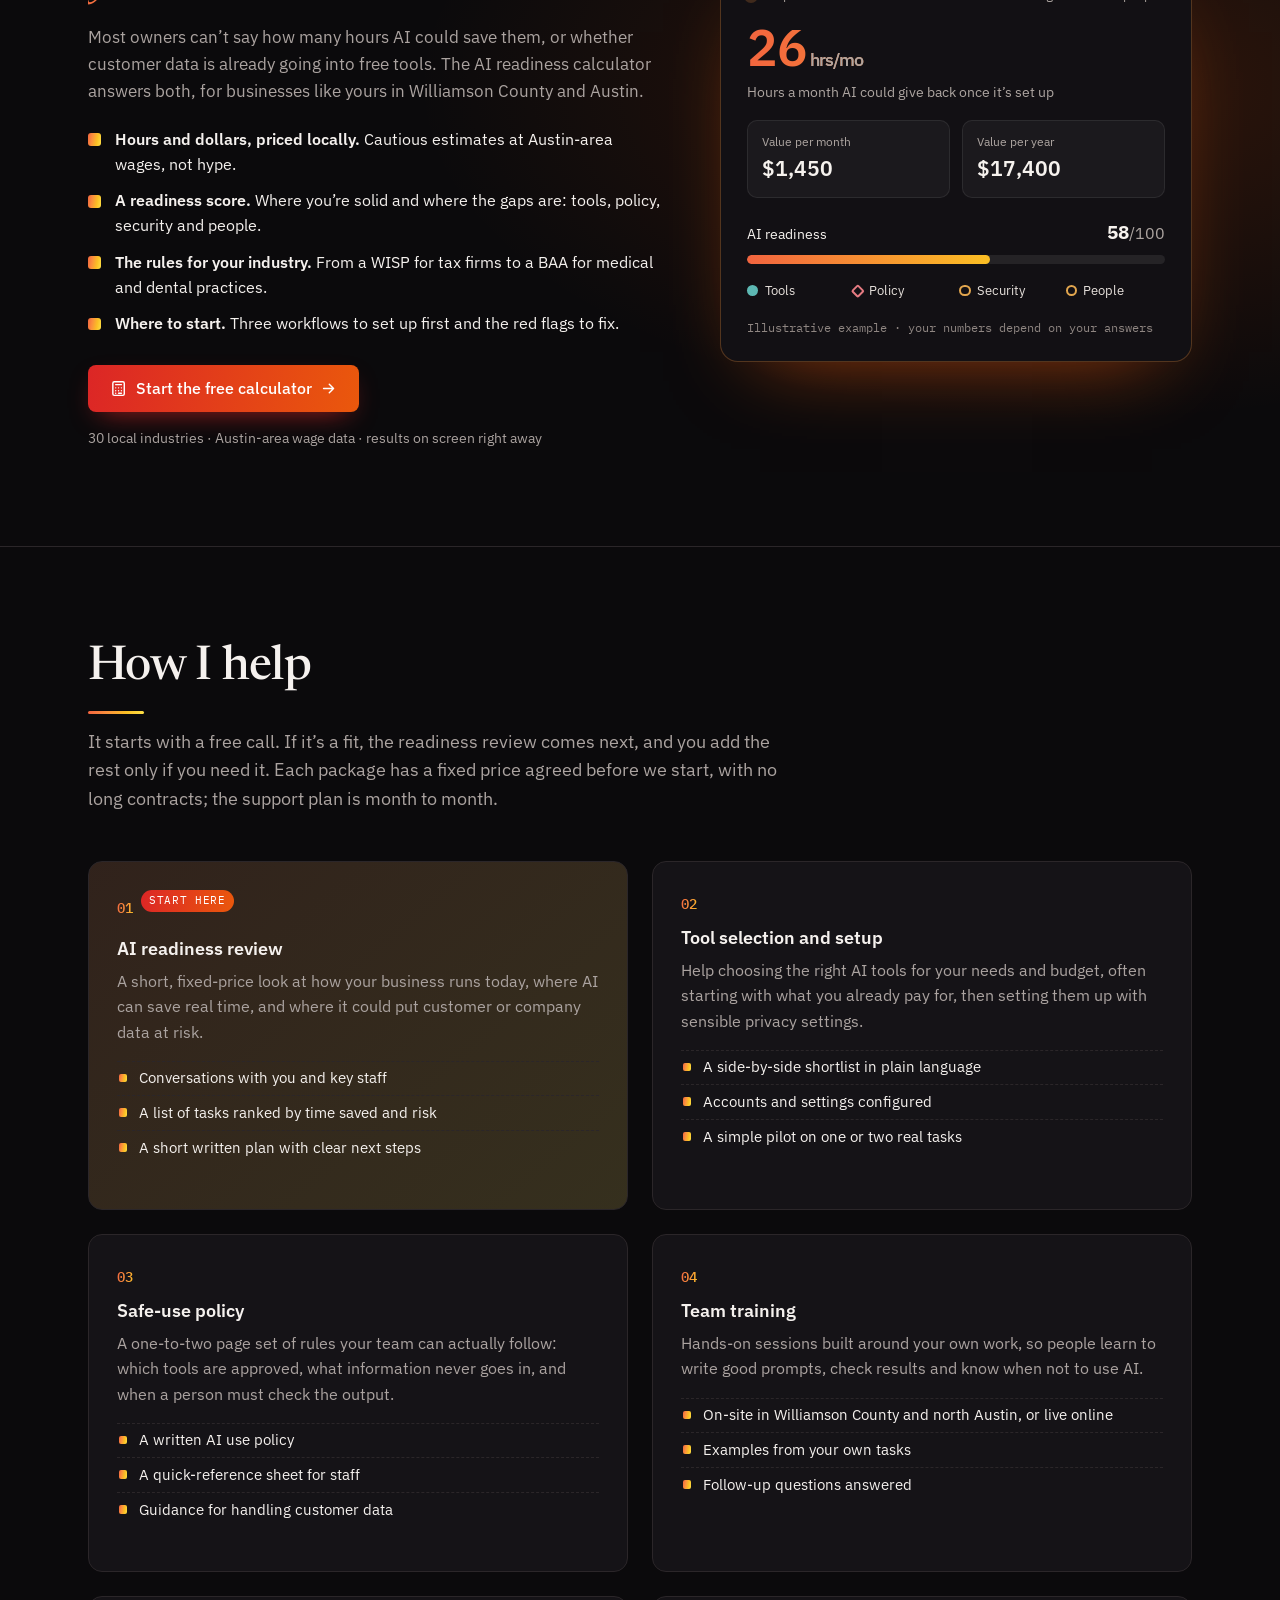
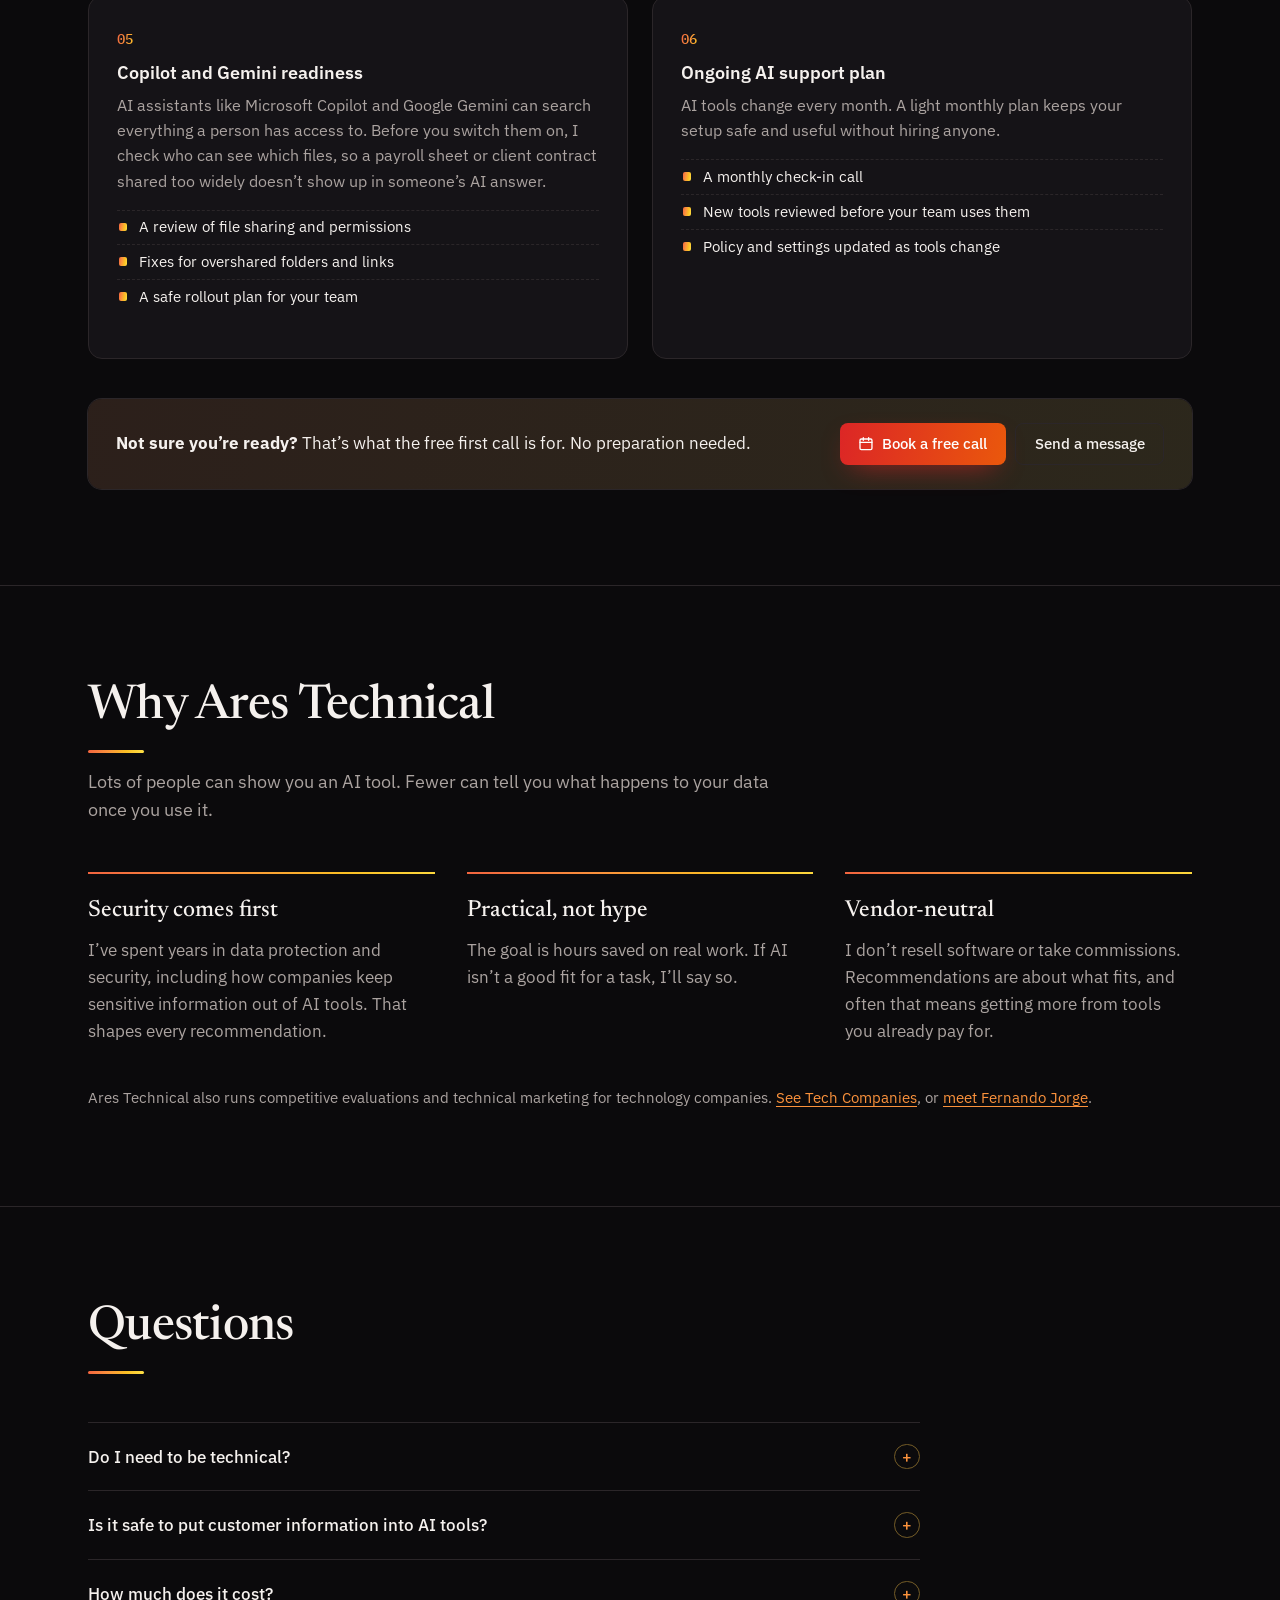
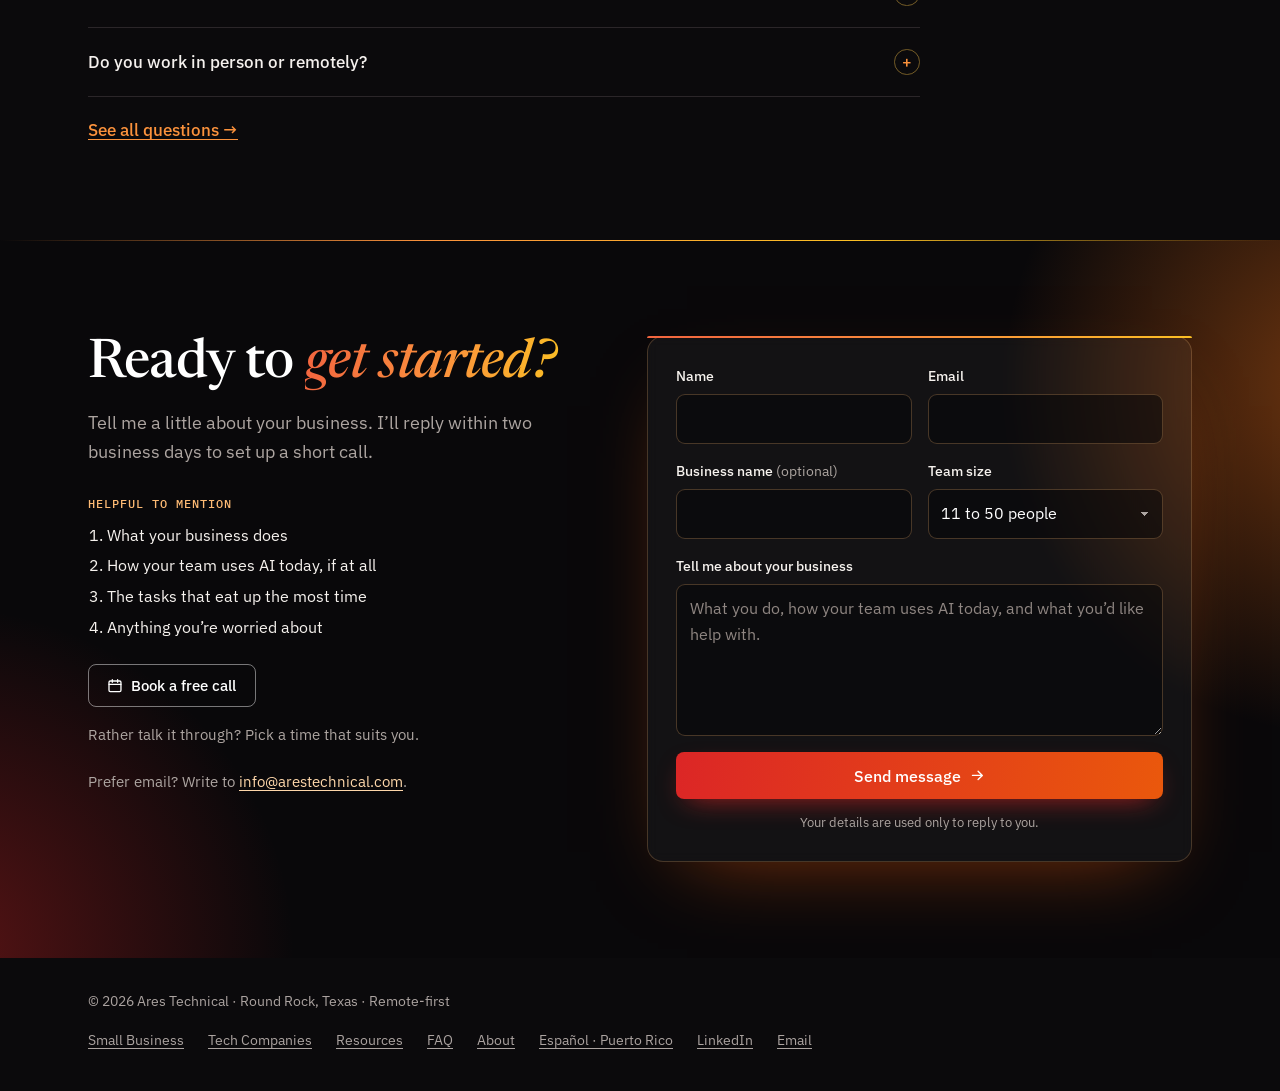
<file: ai/index.html>
<!DOCTYPE html>
<html lang="en"><head><meta charset="utf-8"><title>Moved · Ares Technical</title>
<link rel="canonical" href="https://arestechnical.com/">
<meta name="robots" content="noindex">
<meta http-equiv="refresh" content="0; url=/">
<script>location.replace("/"+location.hash)</script>
<style>body{margin:0;background:#09080A;color:#F6F2EE;font:16px/1.5 system-ui,sans-serif;display:grid;place-items:center;min-height:100vh}a{color:#FB923C}</style>
</head><body><p>This page moved to <a href="/">arestechnical.com</a>.</p></body></html>
</file>
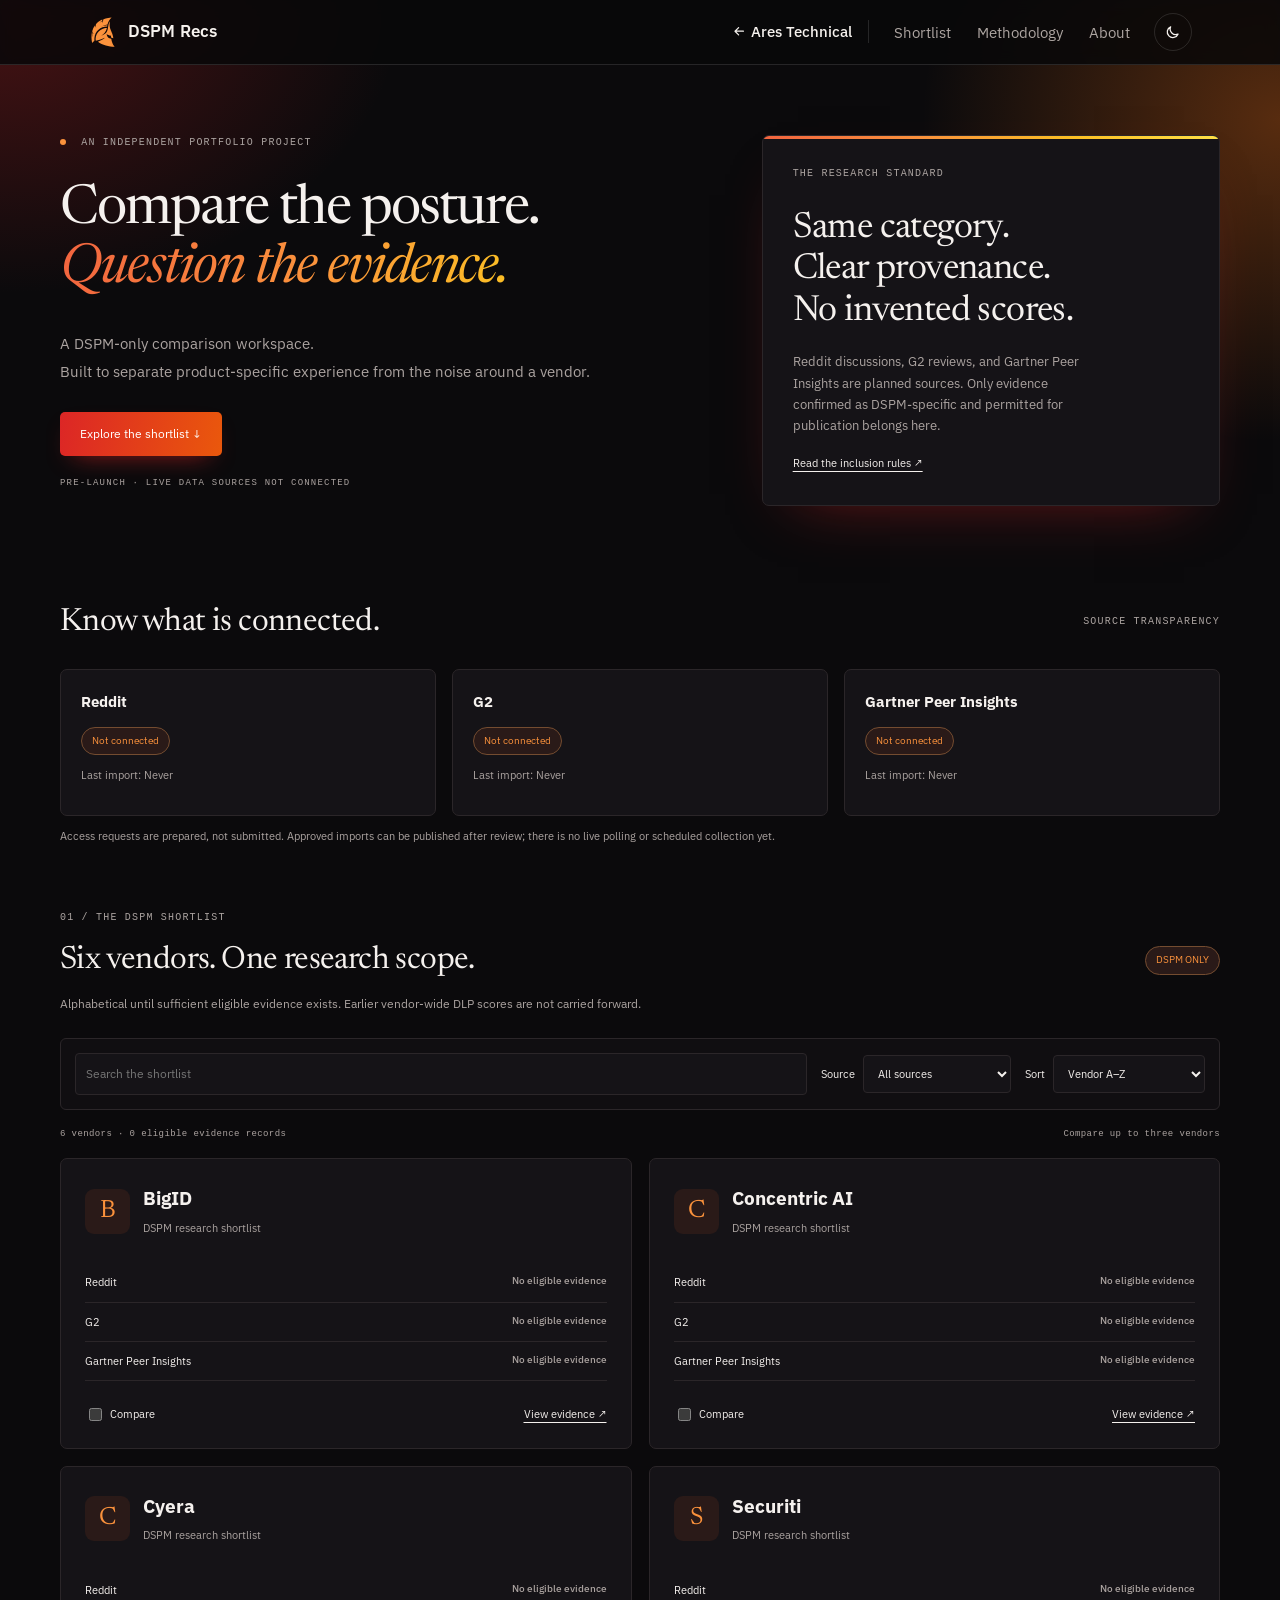
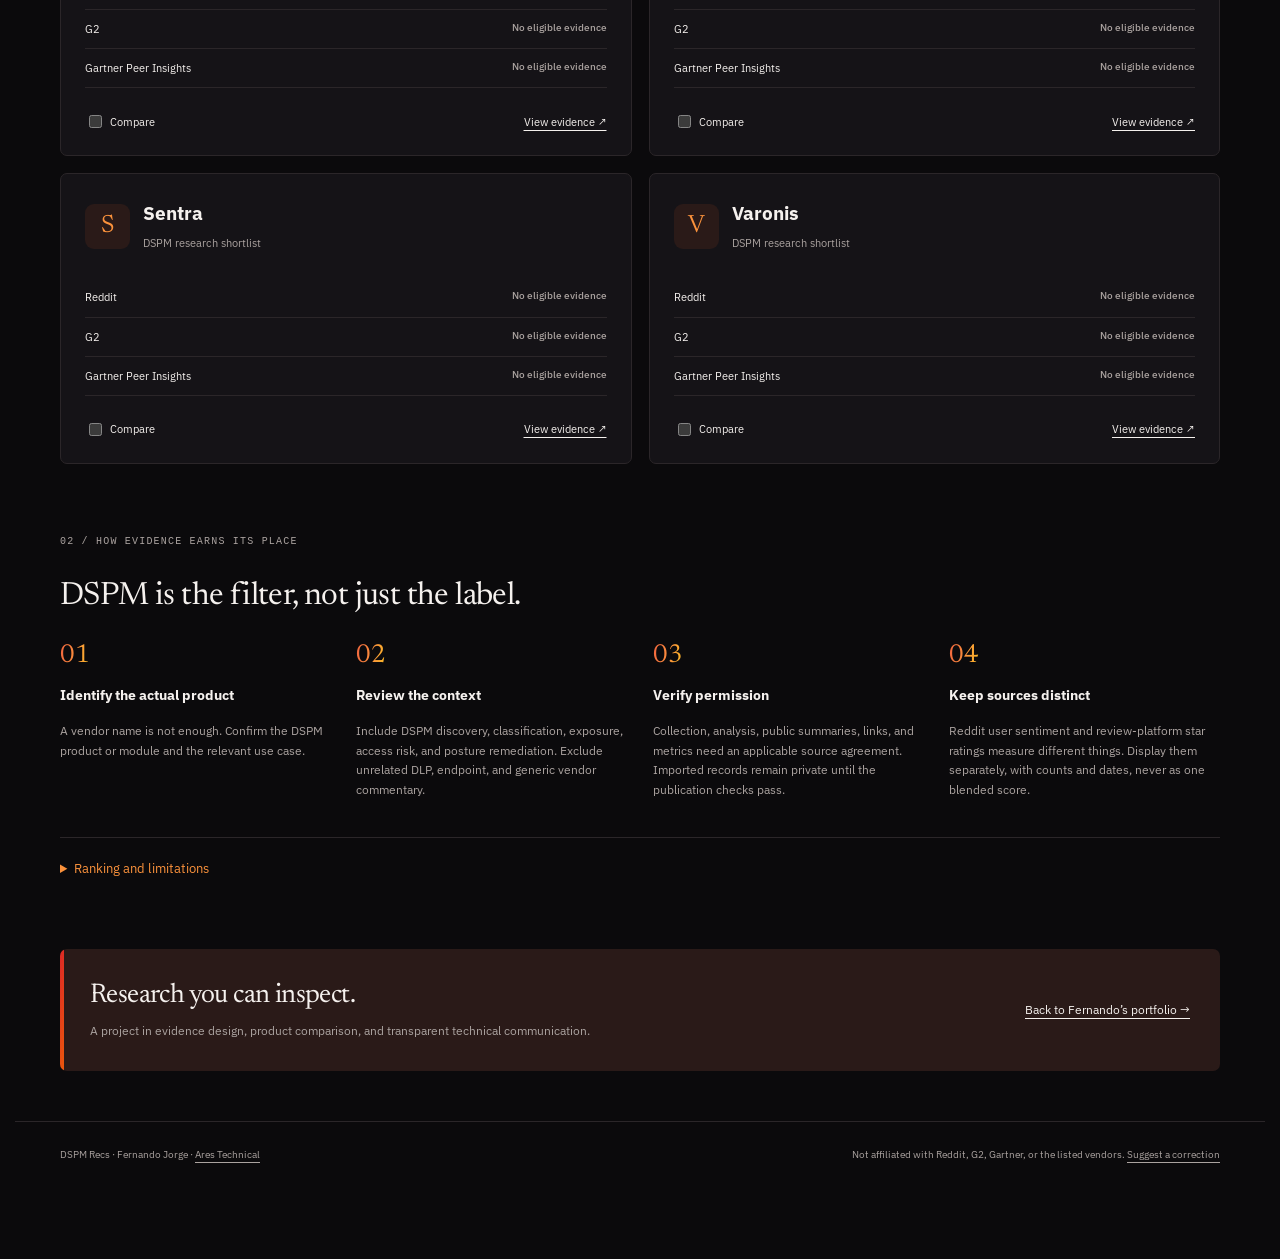
<file: dspm/index.html>
<!doctype html><html lang="en"><head><meta charset="utf-8"><meta name="viewport" content="width=device-width,initial-scale=1"><title>DSPM Recs — Evidence before rankings</title><meta name="description" content="A DSPM-only comparison project by Fernando Jorge. Explore the shortlist, evidence standards, and source coverage. Live data integrations are not connected."><link rel="icon" href="/favicon.svg" type="image/svg+xml"><link rel="apple-touch-icon" href="/apple-touch-icon.png"><script>var t=null;try{t=localStorage.getItem("fj-theme")}catch(e){}document.documentElement.setAttribute("data-theme",t||"dark")</script><meta name="theme-color" content="#09080A"><link rel="preconnect" href="https://fonts.googleapis.com"><link rel="preconnect" href="https://fonts.gstatic.com" crossorigin><link href="https://fonts.googleapis.com/css2?family=Newsreader:ital,opsz,wght@0,6..72,400;0,6..72,500;1,6..72,400&family=IBM+Plex+Sans:wght@400;500;600&display=swap" rel="stylesheet"><link rel="stylesheet" href="styles.css"><link rel="stylesheet" href="theme.css"></head><body>
<header class="site"><div class="wrap"><a class="brand" href="./"><svg viewBox="24 26 174 210" aria-hidden="true"><path fill="#FB923C" d="M190.05373,232.22569c-38.69679-1.77901-85.65598-11.48381-115.0988-35.66835 c17.7553-7.26927,33.64081-15.70074,48.43978-27.26381c-7.61177,2.49298-13.9633,5.43839-20.97958,8.36829 c-13.78454,5.75626-27.86847,9.72964-42.62123,12.2838c-6.36628-40.32397,20.77831-78.47913,59.70861-87.05015 c6.15701-1.35555,11.75313-2.3353,17.24075-1.28734c-6.60068,26.11547-17.07929,39.62914-39.51367,53.1932 c10.62619-3.05455,20.36779-8.10307,28.81535-15.39772c25.76861-22.25175,12.63889-58.99164,31.82574-84.36465 c-4.86778,22.35002-2.64728,43.52696,6.53474,63.65442l9.37596,23.53486c3.98619,10.00583,5.8629,20.08717,7.23099,31.19537 c-5.10312-1.70947-9.09077-3.40735-14.05981-4.65944l-3.3217-12.40889c-0.41736-1.55908-4.16606-2.38821-5.62183-2.06125 c-3.38739,0.76079-4.4037-1.71819-6.54984-2.61589l-17.14835-7.17307c3.41776,17.46814,14.07063,29.43126,32.35899,32.14139 C170.47723,196.5249,175.72119,216.81497,190.05373,232.22569z M126.0826,212.51891 c0.19595,3.00414,2.48534,2.41803,4.21452,3.12833c15.00339,6.16302,30.54568,9.78931,46.71219,9.95749 c-8.48077-11.66739-14.95459-23.20631-18.10243-36.62888c-0.43842-1.86938,0.73158-4.04985-2.02188-4.95168 c1.33734,13.12807,4.27676,25.8719,11.16353,37.02191C154.73412,220.39615,139.87511,217.168,126.0826,212.51891z M36.93874,168.06996l0.39012-17.83859c0.0876-4.00565,1.00231-7.54016,2.62286-11.48424 c2.0474,1.60234,2.12848,4.21394,5.04054,4.44205c-3.87282-6.02692-7.34338-11.923-9.9669-19.1961 c3.87796-15.26764,10.56954-29.30566,19.99451-41.65127c2.01585,6.32501,4.05193,11.75084,6.99636,17.20699 c-0.4136-8.23543-3.12237-15.82978-1.4477-23.68141c11.63688-14.11447,26.51136-23.98346,43.66889-31.94493 c0.96149,2.82162,0.72519,5.38645,0.14361,8.12138c-6.48997,4.99878-13.88375,8.15697-19.31773,14.61973 c6.69287-3.72936,11.64832-8.68753,19.53332-11.38976l2.03757,13.3707c1.27792-9.75041,2.60239-18.46772,6.11794-27.78623 c10.12741-4.24632,20.92062-6.65197,32.03397-8.36202c8.13722-1.27642,15.6815-2.7947,24.41966-2.71923 c-14.1516,12.90162-23.9364,28.87504-28.39496,47.70346c-14.91345,1.60735-28.36908,6.29581-41.41745,13.31133 c-2.36818,1.27327-5.46661,1.72504-6.17988,4.96204c14.17753-8.87474,29.99248-12.96122,46.46317-13.34338 c-1.01979,3.33801-0.93916,6.10391-1.17871,9.74004c-45.86707,0.29337-83.73877,32.29144-87.96905,78.13308 c-0.62438,6.7661-0.25181,13.02094-0.33815,19.89554c-0.7036,2.55115-4.18911,4.12608-5.95784,5.77713l-9.69847,9.05327 c-5.35534-23.68015-6.21622-48.22421-1.55536-72.88571c3.66554,1.55774,3.84235,4.69766,3.32884,8.08817 C35.06784,148.39973,34.47336,158.99934,36.93874,168.06996z M37.74517,170.17203l-0.02736,0.6516v0.67438l0.02736,0.65161 l0.02735-0.65161v-0.67438L37.74517,170.17203z M126.0826,212.51891c13.7925,4.64909,28.65151,7.87724,41.96592,8.52718 c-6.88676-11.15001-9.82619-23.89384-11.16353-37.02191c2.75346,0.90182,1.58347,3.08229,2.02188,4.95168 c3.14784,13.42256,9.62166,24.96149,18.10243,36.62888c-16.1665-0.16818-31.7088-3.79446-46.71219-9.95749 C128.56795,214.93694,126.27856,215.52304,126.0826,212.51891z"/></svg><span>DSPM Recs</span></a><div class="hdr-right"><nav class="site" aria-label="Sections"><ul><li class="nav-home"><a href="/" aria-label="Back to Ares Technical"><svg viewBox="0 0 24 24" fill="none" stroke="currentColor" stroke-width="2" stroke-linecap="round" stroke-linejoin="round" aria-hidden="true"><path d="M19 12H5M11 6l-6 6 6 6"/></svg><span class="full">Ares Technical</span><span class="short">Ares</span></a></li><li><a href="#shortlist">Shortlist</a></li><li><a href="#methodology">Methodology</a></li><li><a href="/fernando/">About</a></li></ul></nav><button class="theme-btn" type="button" id="themeBtn" aria-label="Switch color theme"><svg class="sun" viewBox="0 0 24 24" fill="none" stroke="currentColor" stroke-width="1.8" stroke-linecap="round"><circle cx="12" cy="12" r="4.2"/><path d="M12 2.5v2.2M12 19.3v2.2M4.6 4.6l1.6 1.6M17.8 17.8l1.6 1.6M2.5 12h2.2M19.3 12h2.2M4.6 19.4l1.6-1.6M17.8 6.2l1.6-1.6"/></svg><svg class="moon" viewBox="0 0 24 24" fill="none" stroke="currentColor" stroke-width="1.8" stroke-linejoin="round"><path d="M20 14.5A8 8 0 0 1 9.5 4a8 8 0 1 0 10.5 10.5z"/></svg></button></div></div></header>
<main><section class="hero"><div><div class="eyebrow"><span class="dot"></span> AN INDEPENDENT PORTFOLIO PROJECT</div><h1>Compare the posture.<br><em>Question the evidence.</em></h1><p class="intro">A DSPM-only comparison workspace.<br>Built to separate product-specific experience from the noise around a vendor.</p><a class="primary" href="#shortlist">Explore the shortlist ↓</a><p class="snapshot">PRE-LAUNCH · LIVE DATA SOURCES NOT CONNECTED</p></div><aside class="hero-note"><div class="eyebrow">THE RESEARCH STANDARD</div><h2>Same category.<br>Clear provenance.<br>No invented scores.</h2><p>Reddit discussions, G2 reviews, and Gartner Peer Insights are planned sources. Only evidence confirmed as DSPM-specific and permitted for publication belongs here.</p><a href="#methodology" class="text-button">Read the inclusion rules ↗</a></aside></section>
<section aria-label="Source coverage"><div class="heading-row"><h2>Know what is connected.</h2><span class="eyebrow">SOURCE TRANSPARENCY</span></div><div id="sources" class="source-grid"></div><p class="fine">Access requests are prepared, not submitted. Approved imports can be published after review; there is no live polling or scheduled collection yet.</p></section>
<section id="shortlist"><div class="section-heading"><div class="eyebrow">01 / THE DSPM SHORTLIST</div><div class="heading-row"><h2>Six vendors. One research scope.</h2><span class="pill">DSPM ONLY</span></div><p>Alphabetical until sufficient eligible evidence exists. Earlier vendor-wide DLP scores are not carried forward.</p></div><div class="toolbar"><label class="search"><input id="search" type="search" placeholder="Search the shortlist" aria-label="Search vendors"></label><label class="select-label">Source<select id="source"><option value="all">All sources</option><option value="reddit">Reddit</option><option value="g2">G2</option><option value="gartner">Gartner Peer Insights</option></select></label><label class="select-label">Sort<select id="sort"><option value="name">Vendor A–Z</option><option value="evidence">Most eligible evidence</option></select></label></div><div class="results-line"><span id="result-count" role="status"></span><span>Compare up to three vendors</span></div><div id="products" class="vendor-grid"></div></section>
<section id="methodology" class="method"><div class="eyebrow">02 / HOW EVIDENCE EARNS ITS PLACE</div><h2>DSPM is the filter, not just the label.</h2><div class="method-grid"><article><b>01</b><h3>Identify the actual product</h3><p>A vendor name is not enough. Confirm the DSPM product or module and the relevant use case.</p></article><article><b>02</b><h3>Review the context</h3><p>Include DSPM discovery, classification, exposure, access risk, and posture remediation. Exclude unrelated DLP, endpoint, and generic vendor commentary.</p></article><article><b>03</b><h3>Verify permission</h3><p>Collection, analysis, public summaries, links, and metrics need an applicable source agreement. Imported records remain private until the publication checks pass.</p></article><article><b>04</b><h3>Keep sources distinct</h3><p>Reddit user sentiment and review-platform star ratings measure different things. Display them separately, with counts and dates, never as one blended score.</p></article></div><details><summary>Ranking and limitations</summary><p>Reddit sentiment groups evidence by a pseudonymous author key within each vendor. Positive without negative is positive; negative without positive is negative; otherwise neutral. Missing author keys are excluded from user-based scores. The confidence measure is the 95% Wilson lower bound, including neutral users; no score is shown below five users. G2 and Gartner averages use only the eligible imported ratings, not the platforms’ overall product ratings. Cross-platform identities are not merged.</p><p>DSPM relevance is a human review decision. Keyword matching suggests records for review; it does not establish product quality or relevance. There is no claim that the shortlist represents the complete current DSPM market.</p></details></section>
<section class="closing"><div><h2>Research you can inspect.</h2><p>A project in evidence design, product comparison, and transparent technical communication.</p></div><a href="/fernando/#featured">Back to Fernando’s portfolio →</a></section></main>
<footer><span>DSPM Recs · Fernando Jorge · <a href="/">Ares Technical</a></span><p>Not affiliated with Reddit, G2, Gartner, or the listed vendors. <a href="mailto:info@arestechnical.com?subject=DSPM%20Recs%20correction">Suggest a correction</a></p></footer>
<div id="compare-tray" class="compare-tray" hidden><span id="compare-count"></span><button id="clear">Clear</button><button id="compare" class="primary" disabled>Compare →</button></div><dialog id="dialog" aria-labelledby="dialog-title"><div class="dialog-top"><span class="eyebrow">DSPM / EVIDENCE</span><button id="close-dialog" class="close" aria-label="Close dialog">×</button></div><div id="dialog-content"></div></dialog><div id="announce" class="sr-only" role="status"></div><script src="data.js"></script><script src="app.js"></script><script>document.getElementById("themeBtn").addEventListener("click",function(){var r=document.documentElement,n=r.getAttribute("data-theme")==="dark"?"light":"dark";r.setAttribute("data-theme",n);try{localStorage.setItem("fj-theme",n)}catch(e){}})</script></body></html>
</file>
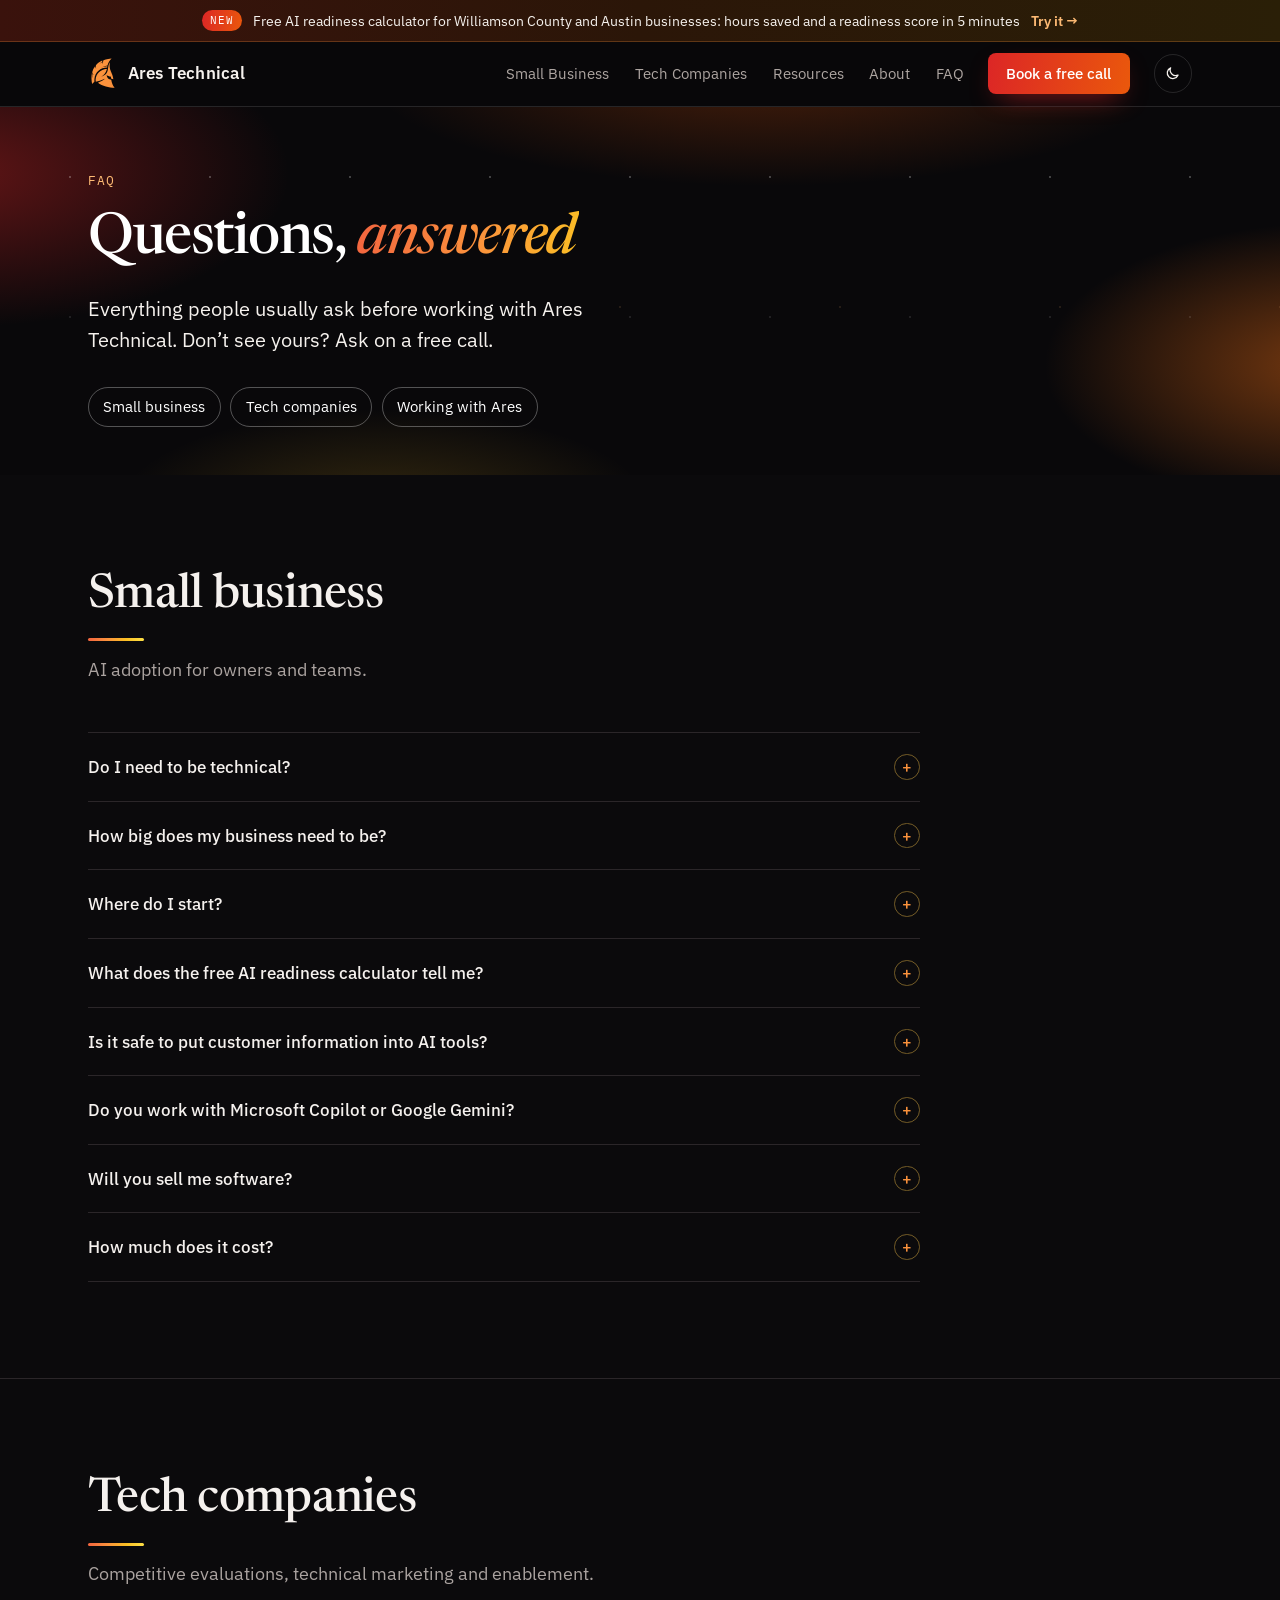
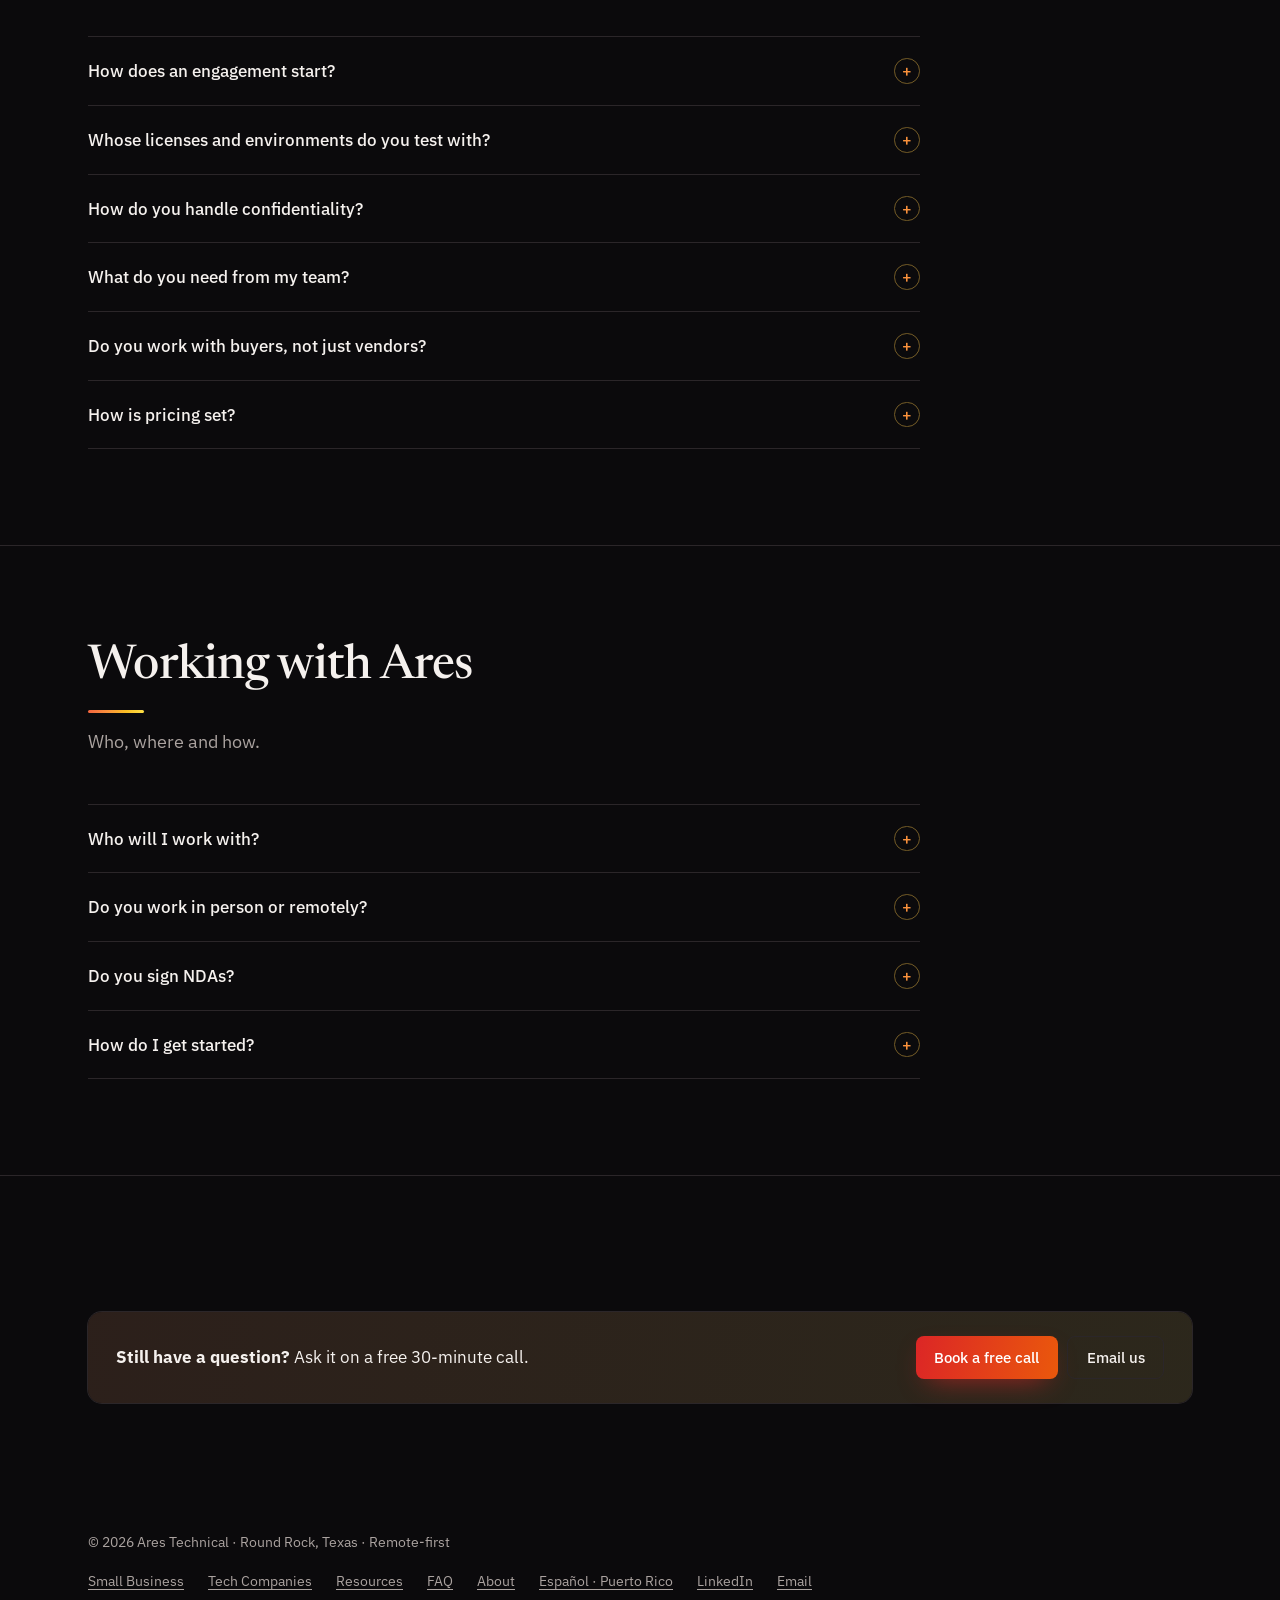
<file: faq/index.html>
<!DOCTYPE html>
<html lang="en">
<head>
<script>document.documentElement.classList.add("js");var t=null;try{t=localStorage.getItem("fj-theme")}catch(e){}document.documentElement.setAttribute("data-theme",t||"dark")</script>
<meta charset="utf-8">
<meta name="viewport" content="width=device-width, initial-scale=1, viewport-fit=cover">
<title>FAQ — Ares Technical</title>
<meta name="description" content="Answers to common questions about AI adoption for small businesses, competitive evaluations for tech companies, pricing, NDAs and on-site visits in Williamson County.">
<link rel="canonical" href="https://arestechnical.com/faq/">
<link rel="icon" href="/favicon.svg" type="image/svg+xml"><link rel="apple-touch-icon" href="/apple-touch-icon.png">
<meta property="og:type" content="website">
<meta property="og:site_name" content="Ares Technical">
<meta property="og:title" content="FAQ — Ares Technical">
<meta property="og:description" content="Put AI to work. Keep your data safe. Plain-language AI adoption help for small businesses.">
<meta property="og:url" content="https://arestechnical.com/faq/">
<meta name="twitter:card" content="summary">
<meta name="theme-color" content="#09080A">
<link rel="preconnect" href="https://fonts.googleapis.com">
<link rel="preconnect" href="https://fonts.gstatic.com" crossorigin>
<link href="https://fonts.googleapis.com/css2?family=Newsreader:ital,opsz,wght@0,6..72,400;0,6..72,500;1,6..72,400&family=IBM+Plex+Sans:wght@400;500;600&family=IBM+Plex+Mono:wght@400;500&display=swap" rel="stylesheet">
<script type="application/ld+json">{"@context": "https://schema.org", "@type": "FAQPage", "mainEntity": [{"@type": "Question", "name": "Do I need to be technical?", "acceptedAnswer": {"@type": "Answer", "text": "No. Everything is explained in plain language, and the written plan and policy are meant to be read by anyone on your team."}}, {"@type": "Question", "name": "How big does my business need to be?", "acceptedAnswer": {"@type": "Answer", "text": "There’s no minimum. The packages work well for teams of roughly 2 to 100 people. If you’re larger, we can scope something that fits."}}, {"@type": "Question", "name": "Where do I start?", "acceptedAnswer": {"@type": "Answer", "text": "With a free 30-minute call, or on your own with the AI readiness calculator and the AI safe-use checklist. If it’s a fit, the next step is the readiness review."}}, {"@type": "Question", "name": "Is it safe to put customer information into AI tools?", "acceptedAnswer": {"@type": "Answer", "text": "Sometimes, with the right tool and settings, and sometimes not at all. Sorting that out is a core part of the readiness review and the safe-use policy."}}, {"@type": "Question", "name": "Do you work with Microsoft Copilot or Google Gemini?", "acceptedAnswer": {"@type": "Answer", "text": "Yes. Both can search the files a person has access to, so the most important step happens before you turn them on: making sure sensitive files aren’t shared more widely than they should be. I help with that, then with setup and training."}}, {"@type": "Question", "name": "Will you sell me software?", "acceptedAnswer": {"@type": "Answer", "text": "No. I don’t resell AI tools or take commissions, so recommendations are based on what fits your business. Often that means making better use of tools you already pay for."}}, {"@type": "Question", "name": "How much does it cost?", "acceptedAnswer": {"@type": "Answer", "text": "Each package has a fixed price, agreed before any work starts, and the ongoing support plan is month to month. The readiness review is the smallest commitment and tells you whether the rest is worth doing."}}, {"@type": "Question", "name": "How does an engagement start?", "acceptedAnswer": {"@type": "Answer", "text": "With a short call about what you need to learn and why (book one here). If it’s a fit, I send a one-page proposal with scope, deliverables, timeline and a fixed fee. We sign an NDA before any detailed scoping."}}, {"@type": "Question", "name": "Whose licenses and environments do you test with?", "acceptedAnswer": {"@type": "Answer", "text": "Only ones you’re authorized to provide, or that we set up together under the vendors’ terms. Lab licenses and cloud costs are provided by or billed to the client, so you own the environment and the evidence."}}, {"@type": "Question", "name": "How do you handle confidentiality?", "acceptedAnswer": {"@type": "Answer", "text": "Findings, test data and lab access stay under NDA and are shared only with the people you name. At the end, the lab is handed off to your team or cleaned up, whichever you prefer."}}, {"@type": "Question", "name": "What do you need from my team?", "acceptedAnswer": {"@type": "Answer", "text": "A point of contact, access to the products and accounts in scope, and about an hour a week for status updates and decisions. I handle the day-to-day lab work."}}, {"@type": "Question", "name": "Do you work with buyers, not just vendors?", "acceptedAnswer": {"@type": "Answer", "text": "Yes. MSSPs, resellers and other buyers hire me to test a shortlist of products against their real needs before they commit, and to recommend the one that fits."}}, {"@type": "Question", "name": "How is pricing set?", "acceptedAnswer": {"@type": "Answer", "text": "Evaluations and documentation sprints are fixed-fee projects. Fractional product marketing and lab operations are monthly retainers. Content and enablement assets can be priced per piece. You’ll know the full cost before we start."}}, {"@type": "Question", "name": "Who will I work with?", "acceptedAnswer": {"@type": "Answer", "text": "Directly with Fernando Jorge, the founder. Ares Technical has been an independent consulting practice since 2017 and is organized as Ares Technical LLC. There’s no handoff to junior staff. More about Fernando."}}, {"@type": "Question", "name": "Do you work in person or remotely?", "acceptedAnswer": {"@type": "Answer", "text": "Both. For small businesses, I visit and run on-site training across Williamson County, including Round Rock, Georgetown, Cedar Park, Leander, Hutto, Taylor and Liberty Hill. In Puerto Rico, Henry Moczo, our team member on the island, works with clients in person, and we meet by video anywhere on the island. Technology companies and clients anywhere else work with me remotely."}}, {"@type": "Question", "name": "Do you sign NDAs?", "acceptedAnswer": {"@type": "Answer", "text": "Yes. For technology companies, an NDA is signed before any detailed scoping. Small businesses can ask for one too, and customer data you share during a review is handled confidentially."}}, {"@type": "Question", "name": "How do I get started?", "acceptedAnswer": {"@type": "Answer", "text": "Book a free 30-minute call, or send a message from the small business or tech company contact form. I reply within two business days."}}]}</script>
<link rel="stylesheet" href="/assets/site.css?v=1">
<style>
.about-body .roles{list-style:none; margin:1.5rem 0; padding:0}
.about-body .roles li{display:grid; grid-template-columns:9rem 1fr; gap:1rem; padding:.7rem 0; border-top:1px solid var(--rule); font-size:.95rem}
.about-body .roles span{font-family:var(--mono); color:var(--muted); font-size:.82rem}
@media (max-width:860px){ .about{grid-template-columns:1fr; gap:2rem} .about-body .roles li{grid-template-columns:1fr; gap:.1rem} }
/* AI page */
nav.site a[aria-current="page"]{color:#fff}
.readout.snap col.cap{width:62%}
.readout.snap td:last-child, .readout.snap th:last-child{white-space:nowrap}
.pain{list-style:none; margin:0; padding:0; display:grid; grid-template-columns:repeat(2,1fr); gap:1.25rem}
.pain li{background:var(--surface); border:1px solid var(--rule); border-radius:14px; padding:1.4rem 1.5rem 1.4rem 3.4rem; position:relative}
.pain li::before{content:"?"; position:absolute; left:1.2rem; top:1.25rem; width:1.5rem; height:1.5rem; border-radius:50%; display:grid; place-items:center; font:600 .85rem/1 var(--sans); color:#fff; background:var(--btn)}
.pain b{display:block; margin-bottom:.25rem}
.pain p{margin:0; color:var(--muted); font-size:.98rem}
.pain-note{margin:2rem 0 0; font-size:1.1rem; max-width:44rem}
@media (max-width:760px){ .pain{grid-template-columns:1fr} }
.svc .tag{display:inline-block; margin-left:.5rem; font-family:var(--mono); font-size:.68rem; letter-spacing:.06em; text-transform:uppercase; padding:.15rem .5rem; border-radius:999px; color:#fff; background:var(--btn); vertical-align:middle}
.svc .gets{list-style:none; margin:0 0 1rem; padding:0; font-size:.94rem}
.svc .gets li{padding:.3rem 0 .3rem 1.4rem; position:relative; border-top:1px dashed var(--rule)}
.svc .gets li::before{content:""; position:absolute; left:.1rem; top:.75rem; width:.55rem; height:.55rem; border-radius:2px; background:var(--grad)}
.svc-grid.two{grid-template-columns:repeat(2,1fr)}
@media (max-width:620px){ .svc-grid.two{grid-template-columns:1fr} }
.svc.start{background:linear-gradient(140deg, color-mix(in srgb,var(--c2) 12%, var(--surface)), color-mix(in srgb,var(--c4) 14%, var(--surface)))}
.why{list-style:none; margin:0; padding:0; display:grid; grid-template-columns:repeat(3,1fr); gap:2rem}
.why h3{font-family:var(--serif); font-weight:500; font-size:1.45rem; margin:0 0 .5rem}
.why p{margin:0; color:var(--muted)}
.why li{border-top:2px solid; border-image:var(--grad) 1; padding-top:1.1rem}
@media (max-width:860px){ .why{grid-template-columns:1fr} }
.back-tech{margin:2.5rem 0 0; font-size:.95rem; color:var(--muted)}
/* Use cases */
.uses{list-style:none; margin:0; padding:0; display:grid; grid-template-columns:repeat(2,1fr); gap:1.25rem}
.uses > li{background:var(--surface); border:1px solid var(--rule); border-radius:14px; padding:1.5rem 1.6rem; position:relative; overflow:hidden}
.uses > li::before{content:""; position:absolute; inset:0 0 auto 0; height:3px; background:var(--grad)}
.uses h3{font-size:1.1rem; font-weight:600; margin:0 0 .2rem}
.uses > li > p{margin:0 0 .8rem; color:var(--muted); font-size:.92rem}
.uses ul{margin:0; padding-left:1.1rem; font-size:.97rem}
.uses ul li{margin:.25rem 0}
.uses ul li::marker{color:var(--accent)}
@media (max-width:760px){ .uses{grid-template-columns:1fr} }
.why{grid-template-columns:repeat(2,1fr)}
@media (max-width:760px){ .why{grid-template-columns:1fr} }
.faq-more{margin:1.25rem 0 0; font-weight:500}
/* FAQ page */
.page-hero{padding:4rem 0 3rem}
.page-hero h1{font-size:clamp(2.4rem,5vw,3.6rem)}
.faq-jump{display:flex; flex-wrap:wrap; gap:.6rem; margin:1.75rem 0 0; padding:0; list-style:none}
.faq-jump a{display:inline-block; padding:.45rem .9rem; border-radius:999px; border:1px solid rgba(255,255,255,.3); color:#fff; text-decoration:none; font-size:.92rem}
.faq-jump a:hover{border-color:#fff; background:rgba(255,255,255,.06)}
section.block{scroll-margin-top:4.5rem}
/* Calculator promo bar */
.promo{background:linear-gradient(90deg,#3A120C,#2B1608 50%,#2A1F07); border-bottom:1px solid rgba(251,146,60,.25)}
.promo a{display:flex; align-items:center; justify-content:center; gap:.7rem; padding:.55rem 1rem; color:#F6F2EE; text-decoration:none; font-size:.9rem; text-align:center}
.promo-tag{font-family:var(--mono); font-size:.68rem; letter-spacing:.08em; text-transform:uppercase; padding:.12rem .5rem; border-radius:999px; background:linear-gradient(100deg,#DC2626,#EA580C); color:#fff; flex:none}
.promo-go{font-weight:600; color:#FDBA74; white-space:nowrap}
.promo a:hover .promo-go{text-decoration:underline; text-underline-offset:.2em}
.promo-short{display:none}
@media (max-width:760px){ .promo-long{display:none} .promo-short{display:inline} }
@media print{ .promo{display:none} }
</style>
</head>
<body>
<a class="skip" href="#main">Skip to content</a>

<div class="promo"><a href="/ai/calculator/"><span class="promo-tag">New</span><span class="promo-long">Free AI readiness calculator for Williamson County and Austin businesses: hours saved and a readiness score in 5 minutes</span><span class="promo-short">Free 5-minute AI readiness calculator</span><span class="promo-go">Try it →</span></a></div>
<header class="site">
  <div class="wrap">
    <a class="brand" href="/" aria-label="Ares Technical, home">
      <svg viewBox="24 26 174 210" aria-hidden="true"><path fill="#FB923C" d="M190.05373,232.22569c-38.69679-1.77901-85.65598-11.48381-115.0988-35.66835 c17.7553-7.26927,33.64081-15.70074,48.43978-27.26381c-7.61177,2.49298-13.9633,5.43839-20.97958,8.36829 c-13.78454,5.75626-27.86847,9.72964-42.62123,12.2838c-6.36628-40.32397,20.77831-78.47913,59.70861-87.05015 c6.15701-1.35555,11.75313-2.3353,17.24075-1.28734c-6.60068,26.11547-17.07929,39.62914-39.51367,53.1932 c10.62619-3.05455,20.36779-8.10307,28.81535-15.39772c25.76861-22.25175,12.63889-58.99164,31.82574-84.36465 c-4.86778,22.35002-2.64728,43.52696,6.53474,63.65442l9.37596,23.53486c3.98619,10.00583,5.8629,20.08717,7.23099,31.19537 c-5.10312-1.70947-9.09077-3.40735-14.05981-4.65944l-3.3217-12.40889c-0.41736-1.55908-4.16606-2.38821-5.62183-2.06125 c-3.38739,0.76079-4.4037-1.71819-6.54984-2.61589l-17.14835-7.17307c3.41776,17.46814,14.07063,29.43126,32.35899,32.14139 C170.47723,196.5249,175.72119,216.81497,190.05373,232.22569z M126.0826,212.51891 c0.19595,3.00414,2.48534,2.41803,4.21452,3.12833c15.00339,6.16302,30.54568,9.78931,46.71219,9.95749 c-8.48077-11.66739-14.95459-23.20631-18.10243-36.62888c-0.43842-1.86938,0.73158-4.04985-2.02188-4.95168 c1.33734,13.12807,4.27676,25.8719,11.16353,37.02191C154.73412,220.39615,139.87511,217.168,126.0826,212.51891z M36.93874,168.06996l0.39012-17.83859c0.0876-4.00565,1.00231-7.54016,2.62286-11.48424 c2.0474,1.60234,2.12848,4.21394,5.04054,4.44205c-3.87282-6.02692-7.34338-11.923-9.9669-19.1961 c3.87796-15.26764,10.56954-29.30566,19.99451-41.65127c2.01585,6.32501,4.05193,11.75084,6.99636,17.20699 c-0.4136-8.23543-3.12237-15.82978-1.4477-23.68141c11.63688-14.11447,26.51136-23.98346,43.66889-31.94493 c0.96149,2.82162,0.72519,5.38645,0.14361,8.12138c-6.48997,4.99878-13.88375,8.15697-19.31773,14.61973 c6.69287-3.72936,11.64832-8.68753,19.53332-11.38976l2.03757,13.3707c1.27792-9.75041,2.60239-18.46772,6.11794-27.78623 c10.12741-4.24632,20.92062-6.65197,32.03397-8.36202c8.13722-1.27642,15.6815-2.7947,24.41966-2.71923 c-14.1516,12.90162-23.9364,28.87504-28.39496,47.70346c-14.91345,1.60735-28.36908,6.29581-41.41745,13.31133 c-2.36818,1.27327-5.46661,1.72504-6.17988,4.96204c14.17753-8.87474,29.99248-12.96122,46.46317-13.34338 c-1.01979,3.33801-0.93916,6.10391-1.17871,9.74004c-45.86707,0.29337-83.73877,32.29144-87.96905,78.13308 c-0.62438,6.7661-0.25181,13.02094-0.33815,19.89554c-0.7036,2.55115-4.18911,4.12608-5.95784,5.77713l-9.69847,9.05327 c-5.35534-23.68015-6.21622-48.22421-1.55536-72.88571c3.66554,1.55774,3.84235,4.69766,3.32884,8.08817 C35.06784,148.39973,34.47336,158.99934,36.93874,168.06996z M37.74517,170.17203l-0.02736,0.6516v0.67438l0.02736,0.65161 l0.02735-0.65161v-0.67438L37.74517,170.17203z M126.0826,212.51891c13.7925,4.64909,28.65151,7.87724,41.96592,8.52718 c-6.88676-11.15001-9.82619-23.89384-11.16353-37.02191c2.75346,0.90182,1.58347,3.08229,2.02188,4.95168 c3.14784,13.42256,9.62166,24.96149,18.10243,36.62888c-16.1665-0.16818-31.7088-3.79446-46.71219-9.95749 C128.56795,214.93694,126.27856,215.52304,126.0826,212.51891z"/></svg>
      <span>Ares Technical</span>
    </a>
    <nav class="site" id="siteNav" aria-label="Main">
      <ul>
        <li><a href="/">Small Business</a></li>
        <li><a href="/tech/">Tech Companies</a></li>
        <li><a href="/resources/">Resources</a></li>
        <li><a href="/fernando/">About</a></li>
        <li><a href="/faq/" aria-current="page">FAQ</a></li>
      </ul>
    </nav>
    <a class="btn btn-primary hdr-cta" href="https://calendly.com/fernando-jorge-arestechnical/30min" target="_blank" rel="noopener">Book a free call</a>
    <button class="icon-btn theme-btn" type="button" id="themeBtn" aria-label="Switch color theme"><svg class="sun" viewBox="0 0 24 24" fill="none" stroke="currentColor" stroke-width="1.8" stroke-linecap="round"><circle cx="12" cy="12" r="4.2"/><path d="M12 2.5v2.2M12 19.3v2.2M4.6 4.6l1.6 1.6M17.8 17.8l1.6 1.6M2.5 12h2.2M19.3 12h2.2M4.6 19.4l1.6-1.6M17.8 6.2l1.6-1.6"/></svg><svg class="moon" viewBox="0 0 24 24" fill="none" stroke="currentColor" stroke-width="1.8" stroke-linejoin="round"><path d="M20 14.5A8 8 0 0 1 9.5 4a8 8 0 1 0 10.5 10.5z"/></svg></button>
    <button class="icon-btn menu-btn" type="button" id="menuBtn" aria-label="Open menu" aria-expanded="false" aria-controls="siteNav"><svg viewBox="0 0 24 24" fill="none" stroke="currentColor" stroke-width="2" stroke-linecap="round"><path d="M4 7h16M4 12h16M4 17h16"/></svg></button>
  </div>
</header>

<main id="main">
<span id="top"></span>
<section class="hero page-hero">
  <div class="wrap">
    <div>
      <p class="eyebrow">FAQ</p>
      <h1>Questions, <em>answered</em></h1>
      <p class="lede">Everything people usually ask before working with Ares Technical. Don’t see yours? Ask on a free call.</p>
      <ul class="faq-jump"><li><a href="#small-business">Small business</a></li><li><a href="#tech-companies">Tech companies</a></li><li><a href="#working-with-ares">Working with Ares</a></li></ul>
    </div>
  </div>
</section>

<section class="block" id="small-business" aria-labelledby="small-business-h">
  <div class="wrap">
    <div class="sec-head"><h2 id="small-business-h">Small business</h2><p>AI adoption for owners and teams.</p></div>
    <div class="faq">
      <details><summary>Do I need to be technical?</summary><p>No. Everything is explained in plain language, and the written plan and policy are meant to be read by anyone on your team.</p></details>
      <details><summary>How big does my business need to be?</summary><p>There’s no minimum. The packages work well for teams of roughly 2 to 100 people. If you’re larger, we can scope something that fits.</p></details>
      <details><summary>Where do I start?</summary><p>With a free 30-minute call, or on your own with the <a href="/ai/calculator/">AI readiness calculator</a> and the <a href="/ai/checklist/">AI safe-use checklist</a>. If it’s a fit, the next step is the readiness review.</p></details>
      <details><summary>What does the free AI readiness calculator tell me?</summary><p>In about five minutes it estimates the hours AI could give back to your business each month, priced at Austin-area wages, gives you a readiness score across tools, policy, security and people, lists the rules that apply to your industry, and suggests three workflows to start with. No sign-up needed. <a href="/ai/calculator/">Try the calculator</a>.</p></details>
      <details><summary>Is it safe to put customer information into AI tools?</summary><p>Sometimes, with the right tool and settings, and sometimes not at all. Sorting that out is a core part of the readiness review and the safe-use policy.</p></details>
      <details><summary>Do you work with Microsoft Copilot or Google Gemini?</summary><p>Yes. Both can search the files a person has access to, so the most important step happens before you turn them on: making sure sensitive files aren’t shared more widely than they should be. I help with that, then with setup and training.</p></details>
      <details><summary>Will you sell me software?</summary><p>No. I don’t resell AI tools or take commissions, so recommendations are based on what fits your business. Often that means making better use of tools you already pay for.</p></details>
      <details><summary>How much does it cost?</summary><p>Each package has a fixed price, agreed before any work starts, and the ongoing support plan is month to month. The readiness review is the smallest commitment and tells you whether the rest is worth doing.</p></details>
    </div>
  </div>
</section>

<section class="block" id="tech-companies" aria-labelledby="tech-companies-h">
  <div class="wrap">
    <div class="sec-head"><h2 id="tech-companies-h">Tech companies</h2><p>Competitive evaluations, technical marketing and enablement.</p></div>
    <div class="faq">
      <details><summary>How does an engagement start?</summary><p>With a short call about what you need to learn and why (<a href="https://calendly.com/fernando-jorge-arestechnical/30min" target="_blank" rel="noopener">book one here</a>). If it’s a fit, I send a one-page proposal with scope, deliverables, timeline and a fixed fee. We sign an NDA before any detailed scoping.</p></details>
      <details><summary>Whose licenses and environments do you test with?</summary><p>Only ones you’re authorized to provide, or that we set up together under the vendors’ terms. Lab licenses and cloud costs are provided by or billed to the client, so you own the environment and the evidence.</p></details>
      <details><summary>How do you handle confidentiality?</summary><p>Findings, test data and lab access stay under NDA and are shared only with the people you name. At the end, the lab is handed off to your team or cleaned up, whichever you prefer.</p></details>
      <details><summary>What do you need from my team?</summary><p>A point of contact, access to the products and accounts in scope, and about an hour a week for status updates and decisions. I handle the day-to-day lab work.</p></details>
      <details><summary>Do you work with buyers, not just vendors?</summary><p>Yes. MSSPs, resellers and other buyers hire me to test a shortlist of products against their real needs before they commit, and to recommend the one that fits.</p></details>
      <details><summary>How is pricing set?</summary><p>Evaluations and documentation sprints are fixed-fee projects. Fractional product marketing and lab operations are monthly retainers. Content and enablement assets can be priced per piece. You’ll know the full cost before we start.</p></details>
    </div>
  </div>
</section>

<section class="block" id="working-with-ares" aria-labelledby="working-with-ares-h">
  <div class="wrap">
    <div class="sec-head"><h2 id="working-with-ares-h">Working with Ares</h2><p>Who, where and how.</p></div>
    <div class="faq">
      <details><summary>Who will I work with?</summary><p>Directly with Fernando Jorge, the founder. Ares Technical has been an independent consulting practice since 2017 and is organized as Ares Technical LLC. There’s no handoff to junior staff. <a href="/fernando/">More about Fernando</a>.</p></details>
      <details><summary>Do you work in person or remotely?</summary><p>Both. For small businesses, I visit and run on-site training across Williamson County, including Round Rock, Georgetown, Cedar Park, Leander, Hutto, Taylor and Liberty Hill. In Puerto Rico, Henry Moczo, our team member on the island, works with clients in person, and we meet by video anywhere on the island. Technology companies and clients anywhere else work with me remotely.</p></details>
      <details><summary>Do you sign NDAs?</summary><p>Yes. For technology companies, an NDA is signed before any detailed scoping. Small businesses can ask for one too, and customer data you share during a review is handled confidentially.</p></details>
      <details><summary>How do I get started?</summary><p><a href="https://calendly.com/fernando-jorge-arestechnical/30min" target="_blank" rel="noopener">Book a free 30-minute call</a>, or send a message from the <a href="/#contact">small business</a> or <a href="/tech/#contact">tech company</a> contact form. I reply within two business days.</p></details>
    </div>
  </div>
</section>

<section class="block">
  <div class="wrap">
    <div class="mid-cta">
      <p><strong>Still have a question?</strong> Ask it on a free 30-minute call.</p>
      <div class="mid-cta-btns"><a class="btn btn-primary" href="https://calendly.com/fernando-jorge-arestechnical/30min" target="_blank" rel="noopener">Book a free call</a><a class="btn btn-ghost" href="mailto:info@arestechnical.com">Email us</a></div>
    </div>
  </div>
</section>
</main>
<div class="toast" id="toast" role="status" aria-live="polite"></div>

<footer class="site">
  <div class="wrap">
    <span>© <span id="yr">2026</span> Ares Technical · Round Rock, Texas · Remote-first</span>
    <ul>
      <li><a href="/">Small Business</a></li>
      <li><a href="/tech/">Tech Companies</a></li>
      <li><a href="/resources/">Resources</a></li>
      <li><a href="/faq/">FAQ</a></li>
      <li><a href="/fernando/">About</a></li>
      <li><a href="/pr/" hreflang="es" lang="es">Español · Puerto Rico</a></li>
      <li><a href="https://www.linkedin.com/in/fernando-jorge" target="_blank" rel="noopener">LinkedIn</a></li>
      <li><a href="mailto:info@arestechnical.com">Email</a></li>
    </ul>
  </div>
</footer>

<script>
(function(){
  var root=document.documentElement, reduce=matchMedia("(prefers-reduced-motion: reduce)").matches;
  document.getElementById("yr").textContent=new Date().getFullYear();

  // theme (shared with the portfolio)
  document.getElementById("themeBtn").addEventListener("click",function(){
    var cur=root.getAttribute("data-theme")||(matchMedia("(prefers-color-scheme: dark)").matches?"dark":"light");
    var next=cur==="dark"?"light":"dark"; root.setAttribute("data-theme",next);
    try{localStorage.setItem("fj-theme",next)}catch(e){}
  });

  // mobile menu
  var nav=document.getElementById("siteNav"), mb=document.getElementById("menuBtn");
  function setMenu(open){nav.classList.toggle("open",open); mb.setAttribute("aria-expanded",String(open)); mb.setAttribute("aria-label",open?"Close menu":"Open menu")}
  mb.addEventListener("click",function(){setMenu(!nav.classList.contains("open"))});
  nav.addEventListener("click",function(e){if(e.target.closest("a"))setMenu(false)});
  addEventListener("keydown",function(e){if(e.key==="Escape")setMenu(false)});



  // email fallbacks: copy address
  var toast=document.getElementById("toast"), tt;
  function say(msg){toast.textContent=msg; toast.classList.add("show"); clearTimeout(tt); tt=setTimeout(function(){toast.classList.remove("show")},3200)}
  function copy(text){
    if(navigator.clipboard&&window.isSecureContext){return navigator.clipboard.writeText(text)}
    return new Promise(function(res,rej){var ta=document.createElement("textarea"); ta.value=text; ta.setAttribute("readonly",""); ta.style.position="fixed"; ta.style.opacity="0"; document.body.appendChild(ta); ta.select(); try{document.execCommand("copy")?res():rej()}catch(e){rej(e)} document.body.removeChild(ta)});
  }
  [].forEach.call(document.querySelectorAll("[data-copy]"),function(b){b.addEventListener("click",function(){
    var a=b.getAttribute("data-copy");
    copy(a).then(function(){say("Copied "+a)},function(){say("Email: "+a)});
  })});


  var pre=new URLSearchParams(location.search).get("service"), sel=document.getElementById("f-service");
  if(pre&&sel){[].forEach.call(sel.options,function(o){if(o.value.toLowerCase().indexOf(pre.toLowerCase())>-1)sel.value=o.value})}
  // contact form → Formspree (AJAX, with normal POST as the no-JS fallback)
  var form=document.getElementById("contactForm");
  if(form && window.fetch){
    var ok=document.getElementById("formSuccess"), formErr=document.getElementById("e-form"), btn=form.querySelector(".f-submit"), btnHTML=btn.innerHTML;
    var msgs={name:"Please add your name.",email:"Please enter a valid email address.",message:"Please tell me a little about your business."};
    function setErr(name,msg){
      var el=form.elements[name], out=document.getElementById("e-"+name);
      if(el)el.setAttribute("aria-invalid",msg?"true":"false");
      if(out)out.textContent=msg||"";
    }
    function check(){
      var first=null;
      ["name","email","message"].forEach(function(n){
        var el=form.elements[n], bad=!el.value.trim()||(n==="email"&&!el.checkValidity());
        setErr(n,bad?msgs[n]:""); if(bad&&!first)first=el;
      });
      return first;
    }
    ["name","email","message"].forEach(function(n){form.elements[n].addEventListener("input",function(){if(this.getAttribute("aria-invalid")==="true")setErr(n,"")})});
    form.addEventListener("submit",function(e){
      e.preventDefault(); formErr.textContent="";
      var bad=check(); if(bad){bad.focus(); return}
      btn.disabled=true; btn.textContent="Sending…";
      fetch(form.action,{method:"POST",body:new FormData(form),headers:{"Accept":"application/json"}})
        .then(function(r){return r.json().catch(function(){return{}}).then(function(d){return{ok:r.ok,d:d}})})
        .then(function(res){
          if(res.ok){form.hidden=true; ok.hidden=false; ok.focus(); form.reset(); return}
          var errs=(res.d&&res.d.errors)||[], shown=false;
          errs.forEach(function(x){ if(x.field&&document.getElementById("e-"+x.field)){setErr(x.field,x.message);shown=true} });
          formErr.textContent=shown?"Please fix the highlighted fields.":((errs[0]&&errs[0].message)||"Something went wrong sending your message. Please try again, or email info@arestechnical.com.");
        })
        .catch(function(){formErr.textContent="Couldn’t reach the form service. Check your connection and try again, or email info@arestechnical.com."})
        .then(function(){btn.disabled=false; btn.innerHTML=btnHTML});
    });
  }


  // reveal on scroll
  if("IntersectionObserver" in window && !reduce){
    var io=new IntersectionObserver(function(es){es.forEach(function(e){if(e.isIntersecting){e.target.classList.add("in"); io.unobserve(e.target)}})},{rootMargin:"0px 0px -8% 0px"});
    [].forEach.call(document.querySelectorAll(".sec-head, .faq details, .mid-cta"),function(el){
      if(el.getBoundingClientRect().top>innerHeight){el.classList.add("rv"); io.observe(el)}
    });
  }
})();
</script>
</body>
</html>
</file>
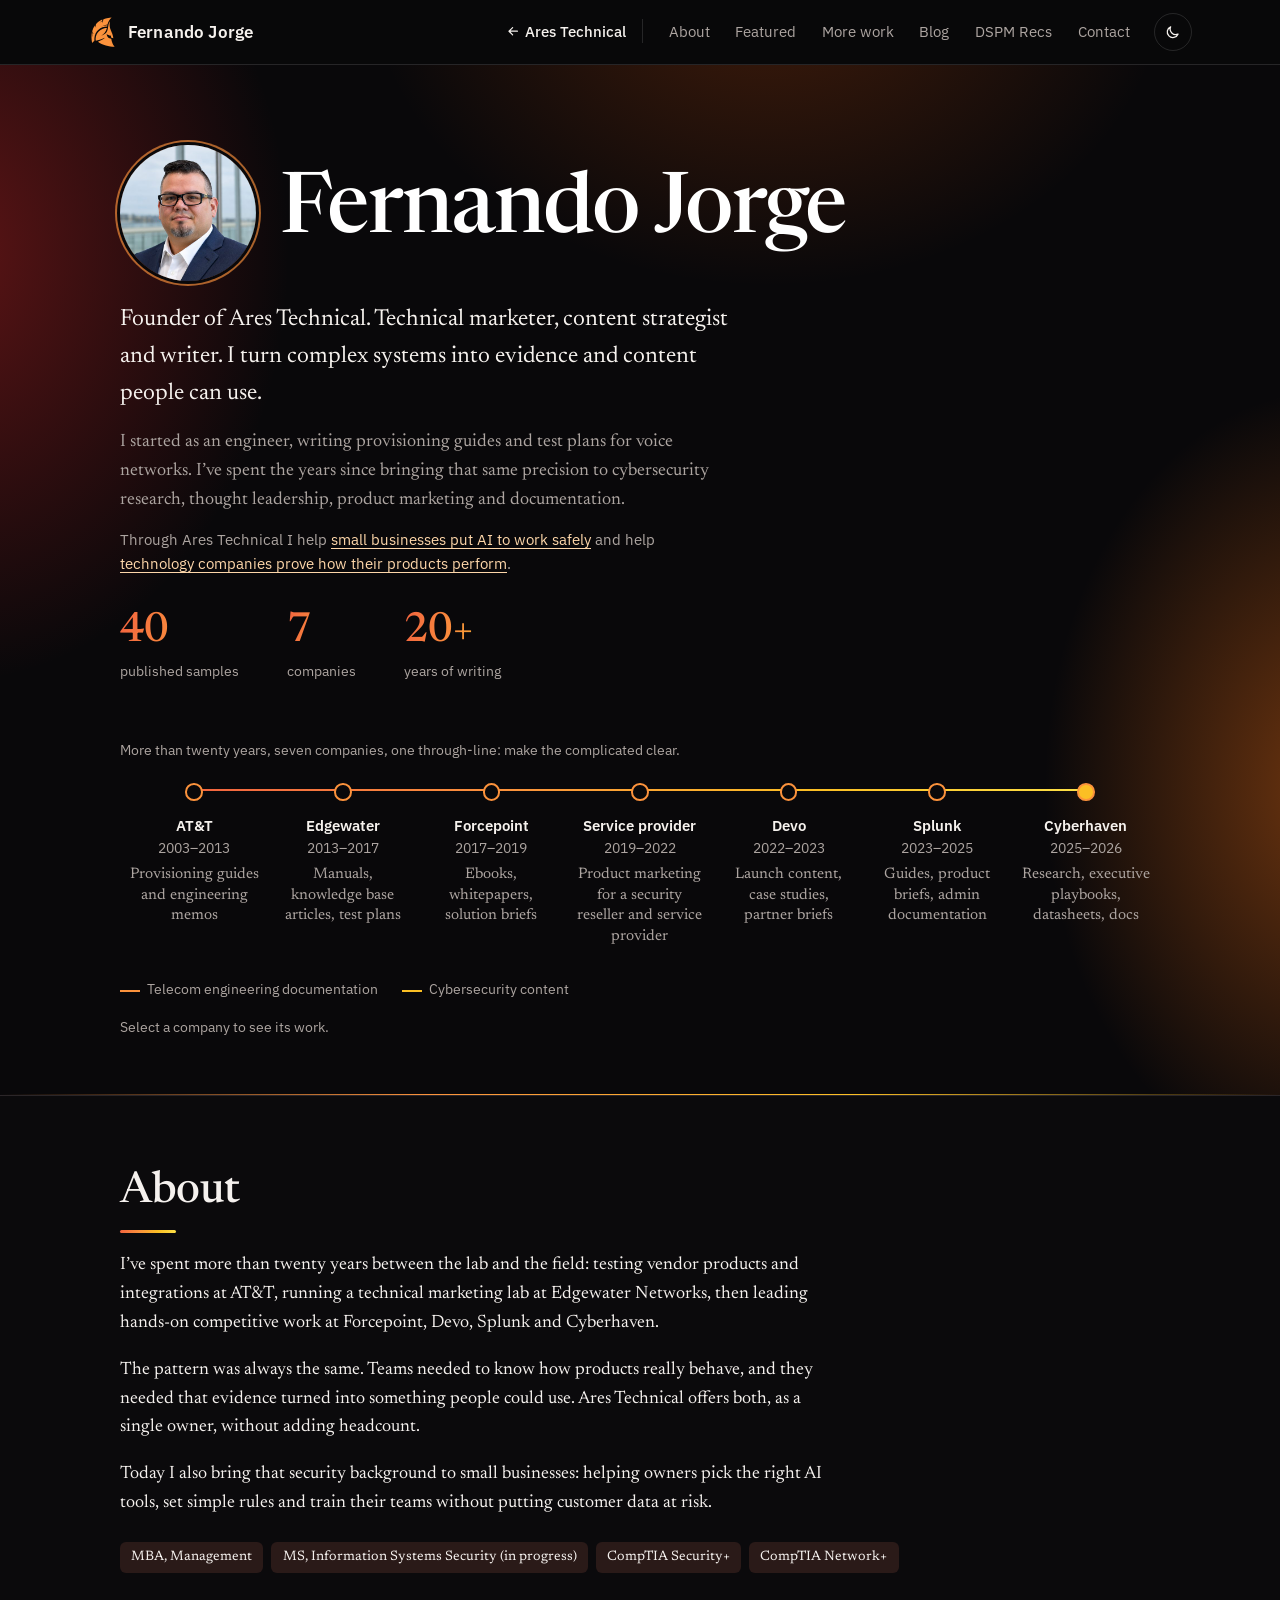
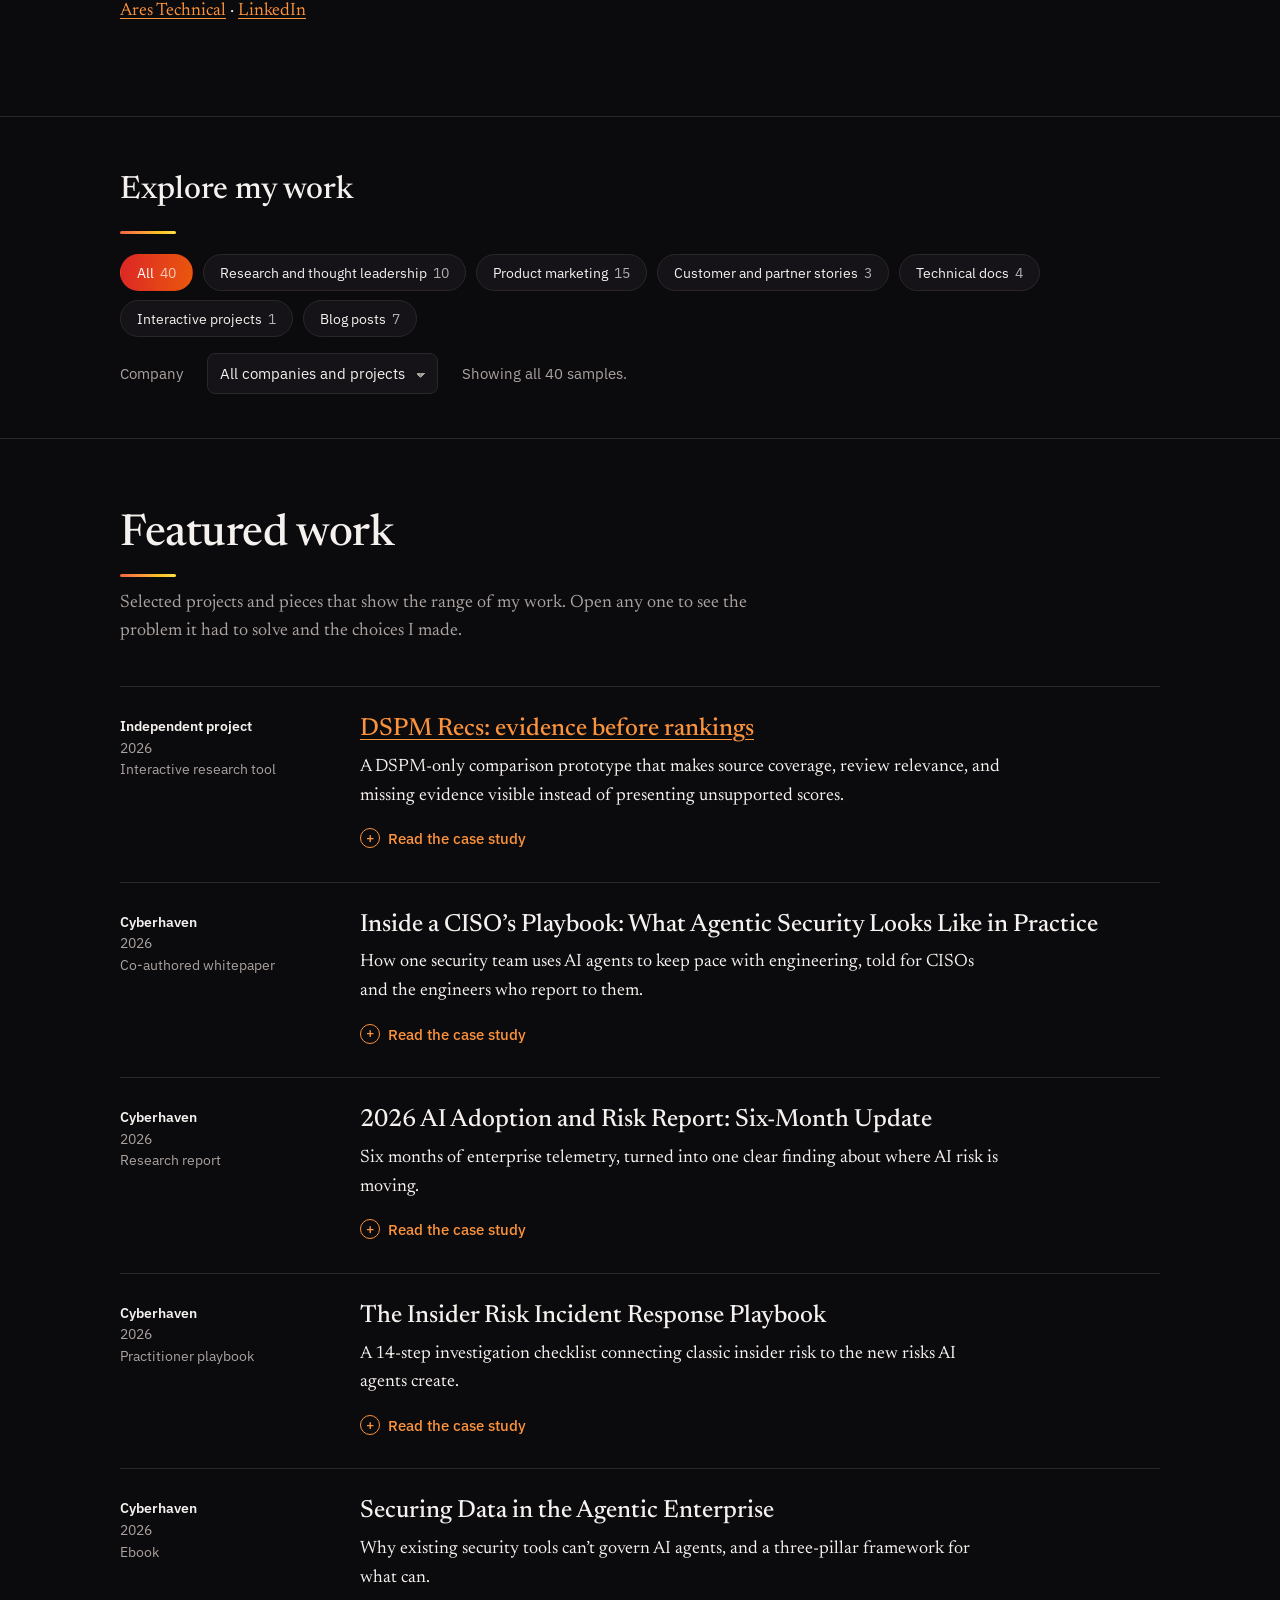
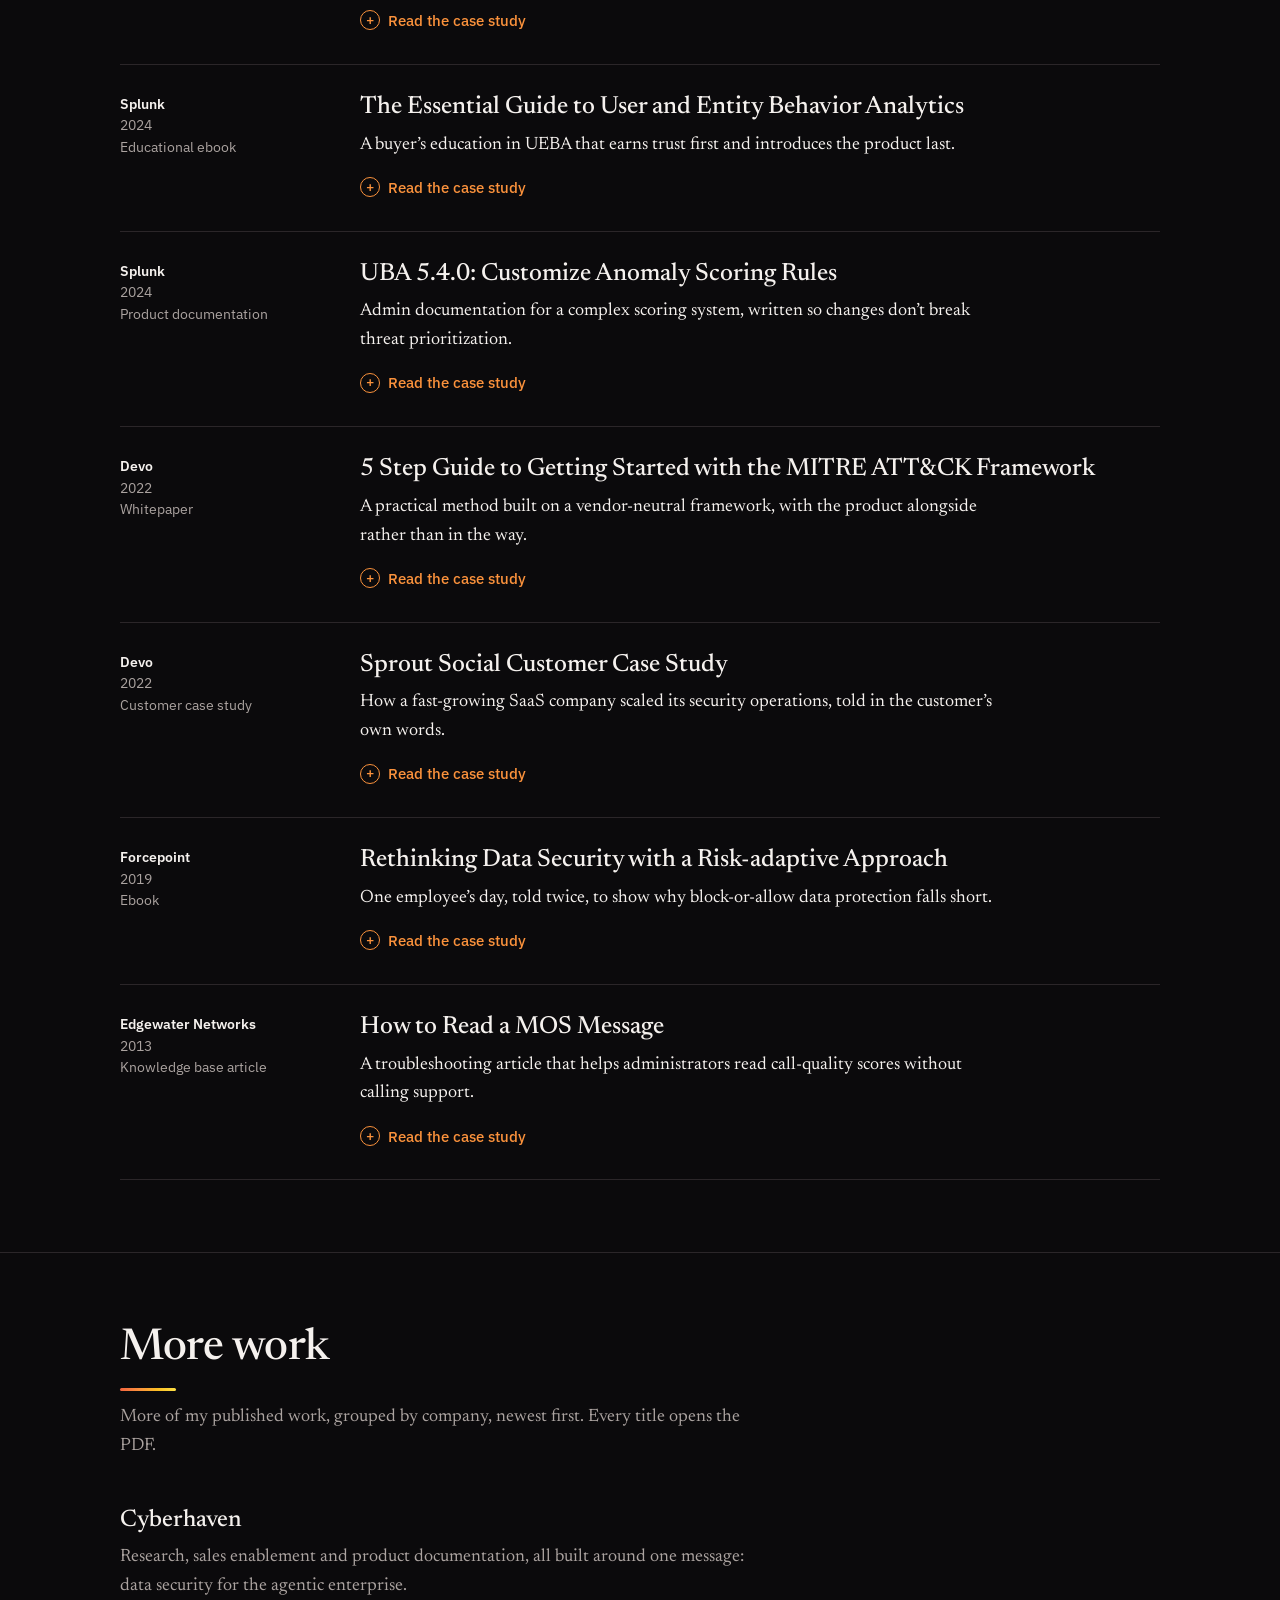
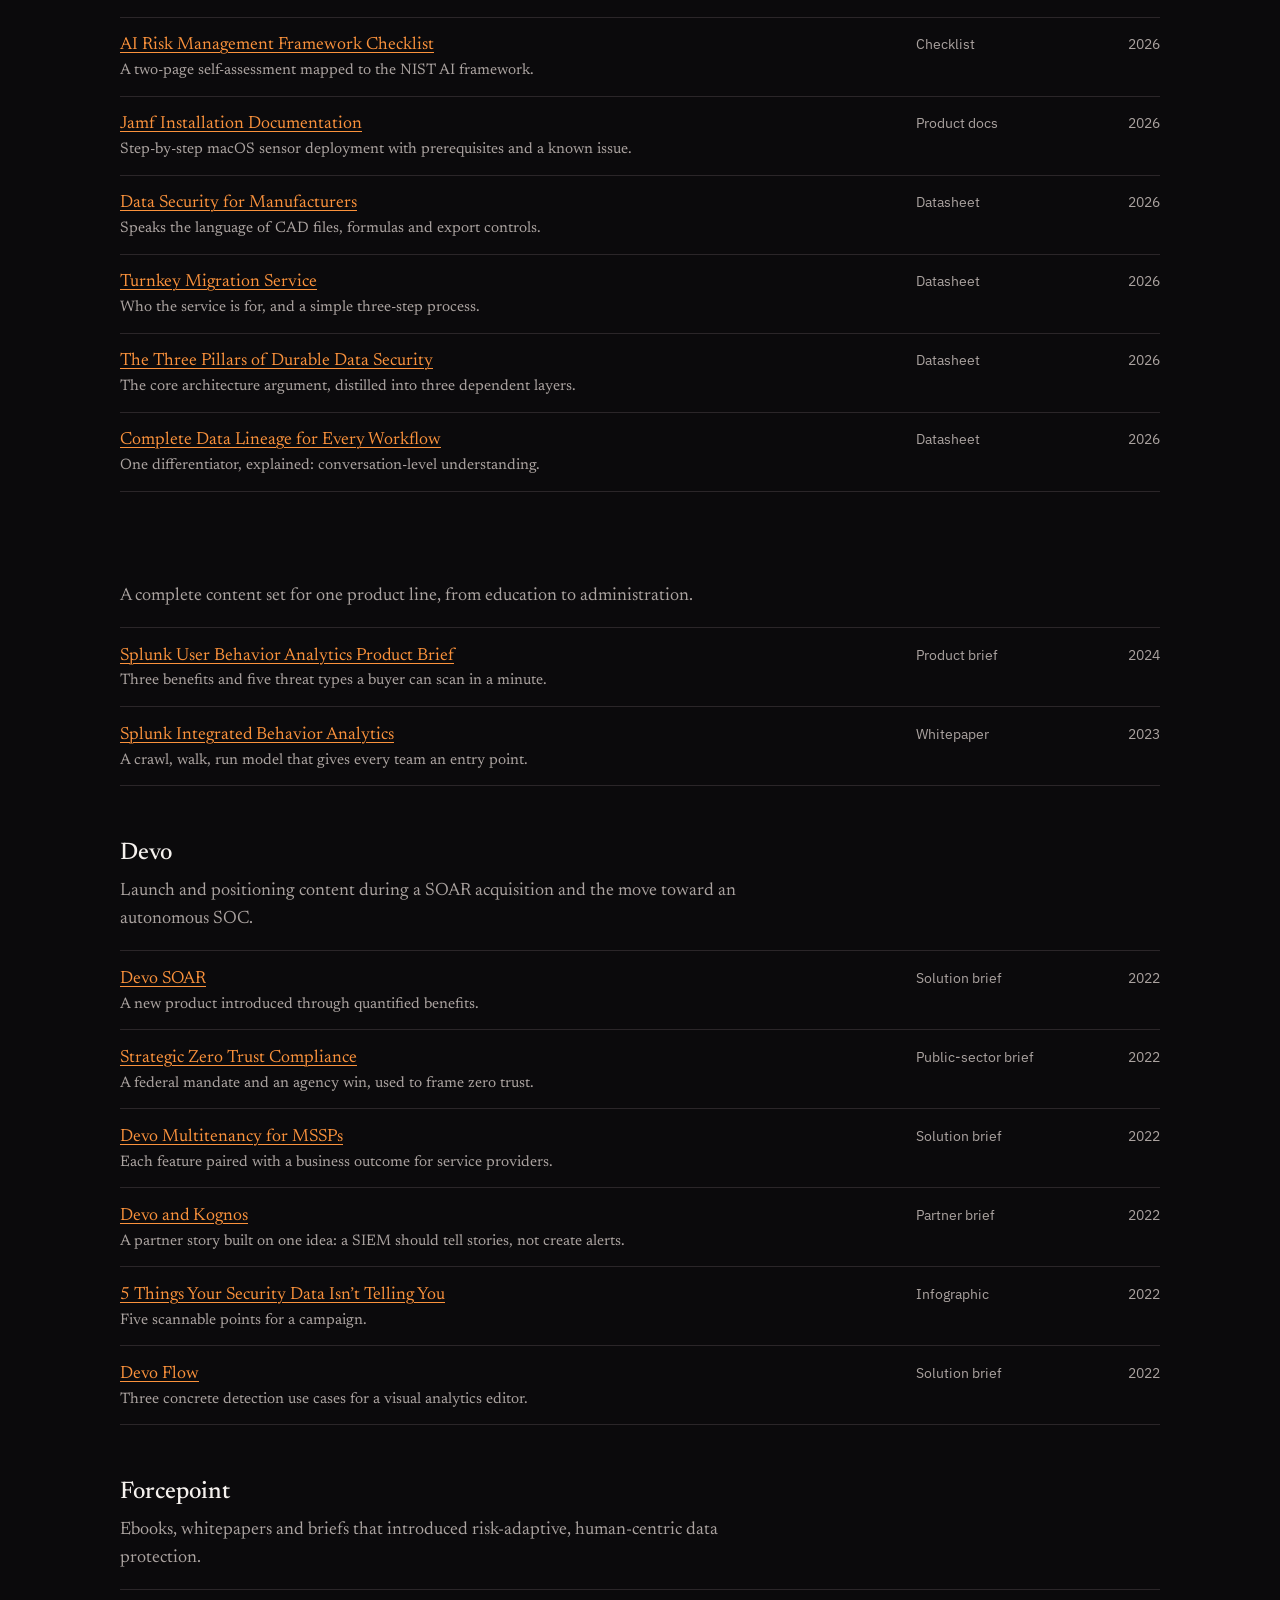
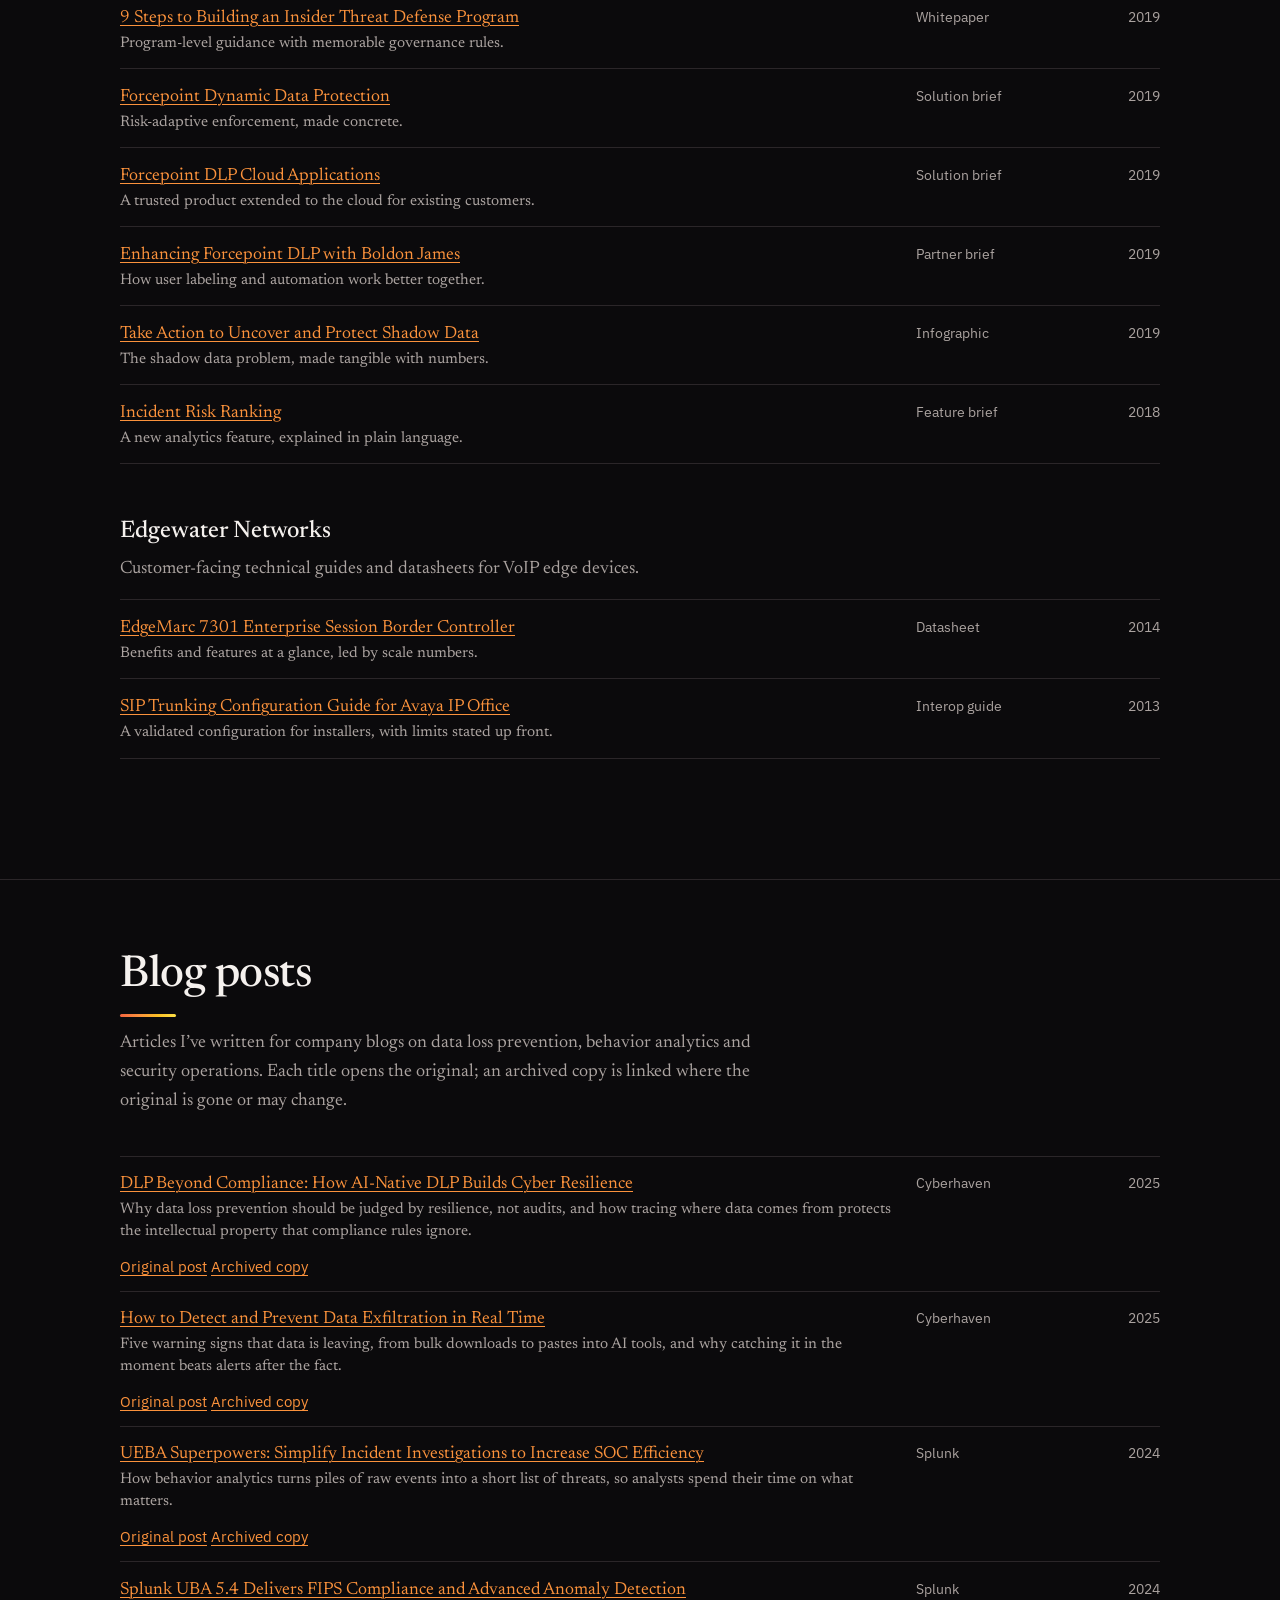
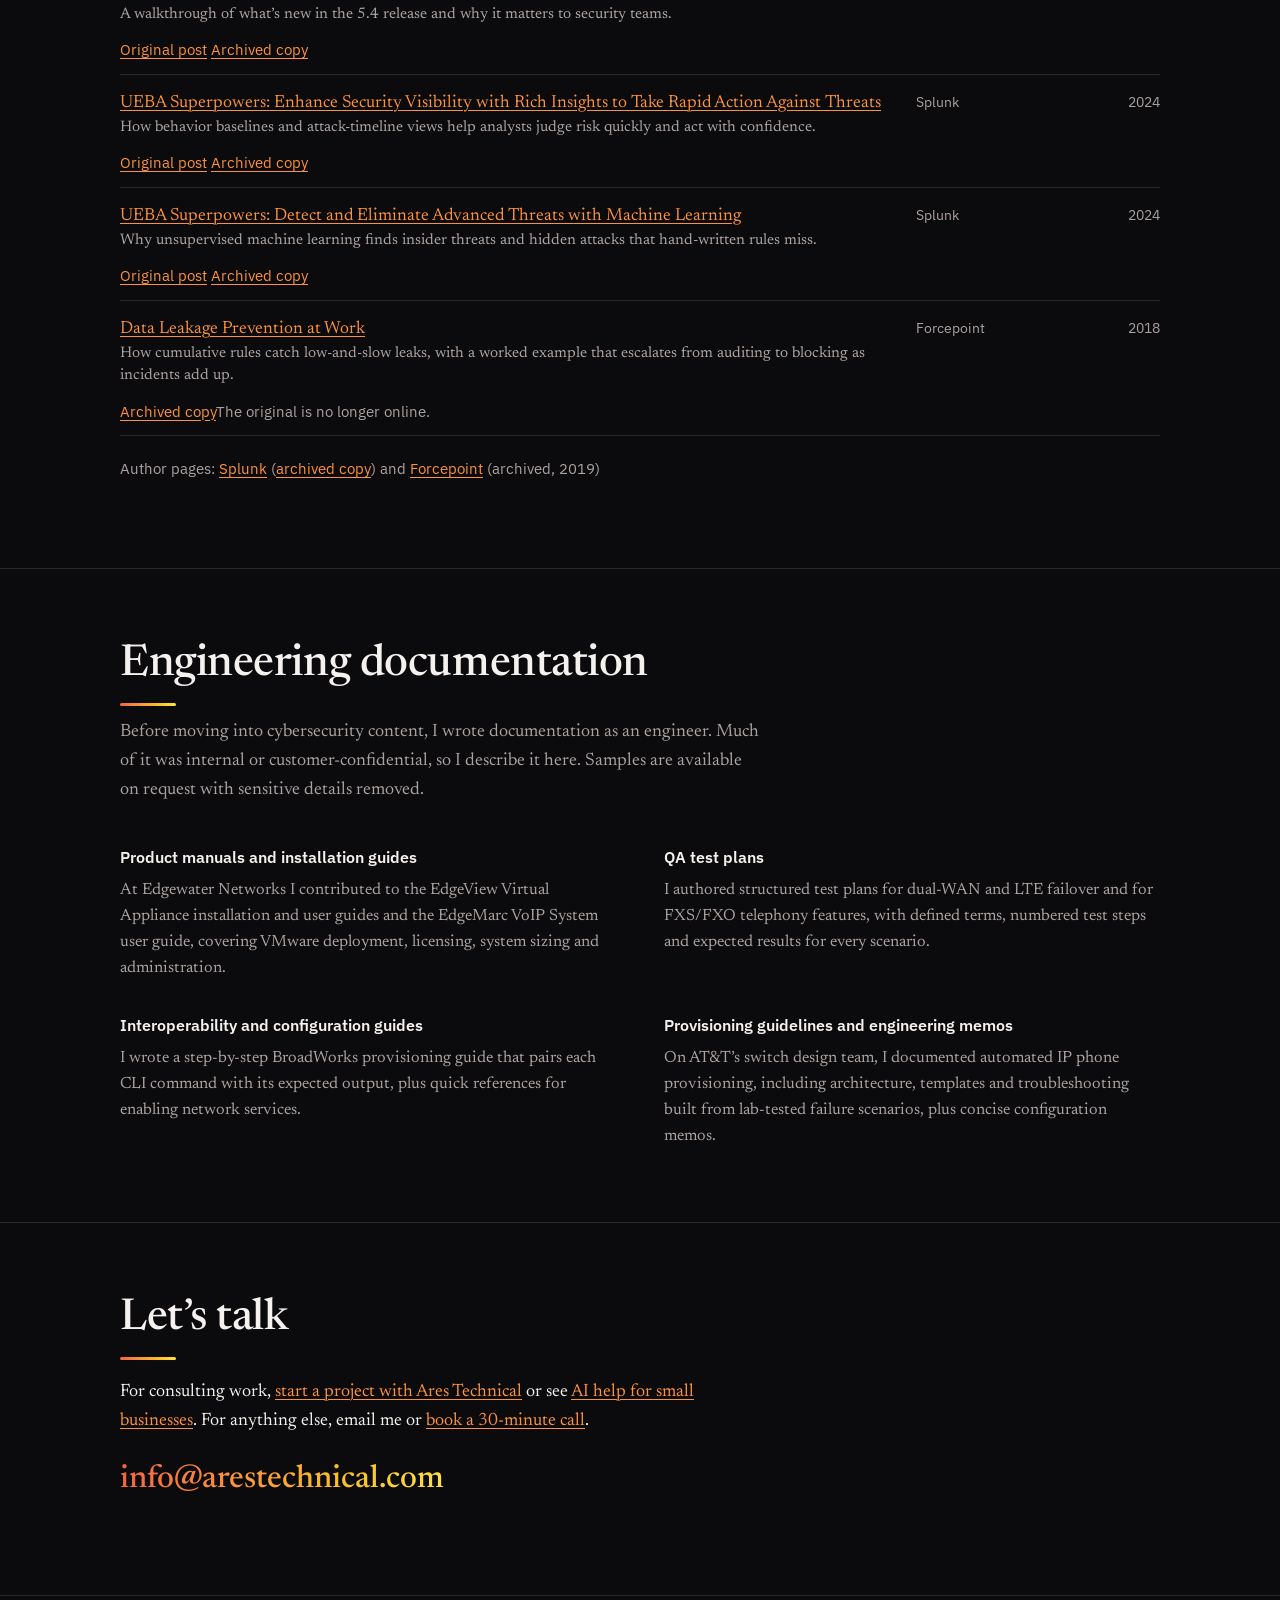
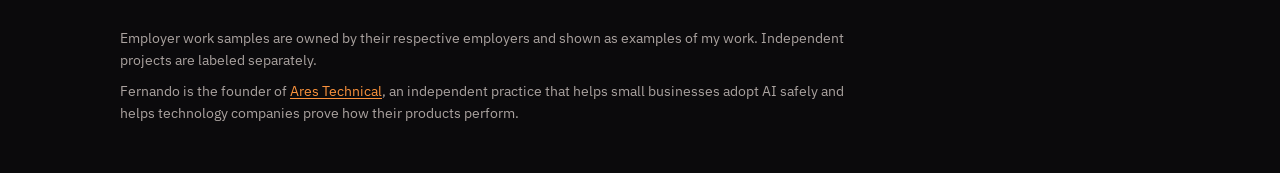
<file: fernando/index.html>
<!DOCTYPE html>

<html lang="en">
<head>
<script>document.documentElement.classList.add("js");var t=null;try{t=localStorage.getItem("fj-theme")}catch(e){}document.documentElement.setAttribute("data-theme",t||"dark")</script>
<meta charset="utf-8"/>
<meta content="width=device-width, initial-scale=1, viewport-fit=cover" name="viewport"/>
<title>Fernando Jorge — Founder, Ares Technical</title>
<link rel="icon" href="/favicon.svg" type="image/svg+xml"/><link rel="apple-touch-icon" href="/apple-touch-icon.png">
<meta name="theme-color" content="#09080A"/>
<link rel="canonical" href="https://arestechnical.com/fernando/"/>
<meta content="Fernando Jorge, founder of Ares Technical: background, credentials and a portfolio of cybersecurity research, product marketing and technical documentation." name="description"/>
<link href="https://fonts.googleapis.com" rel="preconnect"/>
<link crossorigin="" href="https://fonts.gstatic.com" rel="preconnect"/>
<link href="https://fonts.googleapis.com/css2?family=Newsreader:ital,opsz,wght@0,6..72,400;0,6..72,500;0,6..72,600;1,6..72,400&amp;family=IBM+Plex+Sans:wght@400;500;600&amp;display=swap" rel="stylesheet"/>
<style>
:root{
  --bg:#F6F7F5; --surface:#FFFFFF; --ink:#13233A; --muted:#556275; --rule:#D8DDE2;
  --accent:#0F6A69; --accent-soft:#E2EFEE; --node:#B97A1F;
  --serif:"Newsreader", Georgia, "Times New Roman", serif;
  --sans:"IBM Plex Sans", "Segoe UI", system-ui, -apple-system, sans-serif;
  color-scheme: light;
  box-sizing:border-box;
  padding-top:env(safe-area-inset-top,0px);
  padding-bottom:env(safe-area-inset-bottom,0px);
}
@media (prefers-color-scheme: dark){
  :root:not([data-theme="light"]){
    --bg:#0F1722; --surface:#152132; --ink:#E6EBF1; --muted:#9AA7B8; --rule:#2A384B;
    --accent:#5DB8B3; --accent-soft:#1A3236; --node:#E2A64E; color-scheme: dark;
  }
}
:root[data-theme="dark"]{
  --bg:#0F1722; --surface:#152132; --ink:#E6EBF1; --muted:#9AA7B8; --rule:#2A384B;
  --accent:#5DB8B3; --accent-soft:#1A3236; --node:#E2A64E; color-scheme: dark;
}
*,*::before,*::after{box-sizing:border-box}
html{scroll-behavior:smooth; scroll-padding-top:calc(env(safe-area-inset-top,0px) + 4.5rem)}
@media (prefers-reduced-motion: reduce){html{scroll-behavior:auto}}
body{margin:0; background:var(--bg); color:var(--ink); font-family:var(--serif); font-size:1.125rem; line-height:1.6; -webkit-font-smoothing:antialiased}
img{max-width:100%}
a{color:var(--accent); text-underline-offset:.18em; text-decoration-thickness:1px}
a:hover{text-decoration-thickness:2px}
:focus-visible{outline:2px solid var(--accent); outline-offset:3px; border-radius:2px}
.wrap{max-width:68rem; margin:0 auto; padding:0 1.5rem}

/* Header */
body::before{content:""; position:fixed; inset:0 0 auto; height:env(safe-area-inset-top,0px); z-index:10; background:var(--bg)}
header.site{position:sticky; top:env(safe-area-inset-top,0px); z-index:9; background:var(--bg); border-bottom:1px solid var(--rule)}
header.site .wrap{display:flex; align-items:center; justify-content:space-between; gap:1rem; min-height:3.75rem}
.brand{font-family:var(--sans); font-weight:600; font-size:1rem; color:var(--ink); text-decoration:none}
nav.site ul{display:flex; gap:1.4rem; list-style:none; margin:0; padding:0; font-family:var(--sans); font-size:.95rem}
nav.site a{color:var(--muted); text-decoration:none}
nav.site a:hover{color:var(--ink)}
@media (max-width:640px){ nav.site ul{gap:.9rem; font-size:.875rem} .brand{display:none} header.site .wrap{justify-content:center} }

/* Hero */
.hero{padding:5rem 0 3.5rem}
.hero h1{font-weight:500; font-size:clamp(2.75rem,7vw,5.25rem); line-height:1.02; letter-spacing:-.02em; margin:0 0 1.25rem}
.hero .lede{font-size:clamp(1.2rem,2.2vw,1.45rem); max-width:38rem; color:var(--ink); margin:0}
.hero .lede-2{max-width:38rem; color:var(--muted); margin:1rem 0 0}

/* Career trace: the signature element */
.trace{margin:3.5rem 0 0; position:relative}
.trace-caption{font-family:var(--sans); font-size:.9rem; color:var(--muted); margin:0 0 1.25rem}
.trace ol{list-style:none; margin:0; padding:0; display:grid; grid-template-columns:repeat(7,1fr); position:relative}
.trace ol::before{content:""; position:absolute; left:calc(100%/14); right:calc(100%/14); top:.55rem; height:2px;
  background:linear-gradient(90deg, var(--muted) 0%, var(--muted) 30%, var(--accent) 50%, var(--accent) 100%); opacity:.9}
.trace li{position:relative; text-align:center; padding:0 .35rem}
.trace .dot{display:block; width:1.1rem; height:1.1rem; margin:0 auto .8rem; border-radius:50%; background:var(--bg); border:2px solid var(--muted); position:relative; z-index:1}
.trace li.sec .dot{border-color:var(--accent)}
.trace li.now .dot{background:var(--node); border-color:var(--node)}
.trace .co{display:block; font-family:var(--sans); font-weight:600; font-size:.95rem}
.trace .yr{display:block; font-family:var(--sans); font-size:.85rem; color:var(--muted)}
.trace .what{display:block; font-size:.95rem; color:var(--muted); line-height:1.35; margin-top:.35rem}
.trace-legend{display:flex; gap:1.5rem; flex-wrap:wrap; font-family:var(--sans); font-size:.85rem; color:var(--muted); margin-top:1.5rem}
.trace-legend span::before{content:""; display:inline-block; width:1.25rem; height:2px; vertical-align:middle; margin-right:.45rem; background:var(--muted)}
.trace-legend span.s::before{background:var(--accent)}
@media (max-width:760px){
  .trace ol{grid-template-columns:1fr; gap:1.4rem; padding-left:2rem}
  .trace ol::before{left:.5rem; right:auto; top:.5rem; bottom:.5rem; width:2px; height:auto;
    background:linear-gradient(180deg, var(--muted) 0%, var(--muted) 30%, var(--accent) 50%, var(--accent) 100%)}
  .trace li{text-align:left; padding:0}
  .trace .dot{position:absolute; left:-2rem; top:.15rem; margin:0}
}

/* Sections */
section.block{padding:4.5rem 0; border-top:1px solid var(--rule)}
section.block h2{font-weight:500; font-size:clamp(2rem,4vw,2.75rem); line-height:1.1; letter-spacing:-.01em; margin:0 0 .75rem}
section.block .intro{max-width:40rem; color:var(--muted); margin:0 0 2.5rem}

/* What I write */

/* Featured work */
.featured{list-style:none; margin:0; padding:0}
.featured > li{display:grid; grid-template-columns:13rem 1fr; gap:2rem; padding:1.75rem 0; border-top:1px solid var(--rule)}
.featured > li:last-child{border-bottom:1px solid var(--rule)}
.meta{font-family:var(--sans); font-size:.9rem; color:var(--muted); line-height:1.5}
.meta strong{display:block; color:var(--ink); font-weight:600}
.featured h3{font-weight:500; font-size:1.55rem; line-height:1.2; margin:0 0 .5rem}
.featured .sum{margin:0 0 .9rem; max-width:40rem}
details{max-width:40rem}
summary{cursor:pointer; font-family:var(--sans); font-size:.95rem; font-weight:500; color:var(--accent); list-style:none; display:inline-flex; align-items:center; gap:.5rem}
summary::-webkit-details-marker{display:none}
summary::before{content:"+"; display:inline-grid; place-items:center; width:1.25rem; height:1.25rem; border:1px solid var(--accent); border-radius:50%; font-size:.9rem; line-height:1}
details[open] summary::before{content:"\2212"}
details[open] summary{margin-bottom:1rem}
.cs h4{font-family:var(--sans); font-size:.95rem; font-weight:600; margin:1.1rem 0 .35rem}
.cs p{margin:0}
.cs ul{margin:0; padding-left:1.15rem}
.cs li{margin:.35rem 0}
.pdf{display:inline-block; margin-top:1.1rem; font-family:var(--sans); font-size:.95rem; font-weight:500}
@media (max-width:760px){ .featured > li{grid-template-columns:1fr; gap:.6rem} }

/* More work */
.employer{margin:0 0 3rem}
.employer h3{font-weight:500; font-size:1.5rem; margin:0 0 .25rem}
.employer > p{margin:0 0 1rem; color:var(--muted); max-width:40rem}
.pieces{list-style:none; margin:0; padding:0}
.pieces > li{display:grid; grid-template-columns:1fr 9.5rem 4.5rem; gap:1.25rem; align-items:baseline; padding:.85rem 0; border-top:1px solid var(--rule)}
.pieces > li:last-child{border-bottom:1px solid var(--rule)}
.pieces .t > a{font-size:1.1rem}
.pieces .t > span{display:block; font-size:.95rem; color:var(--muted); line-height:1.45}
.pieces .k, .pieces .y{font-family:var(--sans); font-size:.875rem; color:var(--muted)}
.pieces .y{text-align:right}
@media (max-width:640px){ .pieces > li{grid-template-columns:1fr auto; } .pieces .k{grid-column:1} .pieces .y{grid-row:2; grid-column:2} }

.pieces .alinks{display:flex; flex-wrap:wrap; gap:.5rem 2.25rem; margin-top:.75rem; font-family:var(--sans); font-size:.85rem}
.pieces .alinks .gone{color:var(--muted)}
.authors{margin-top:1.25rem; font-family:var(--sans); font-size:.95rem; color:var(--muted)}


/* Engineering */
.eng{display:grid; grid-template-columns:repeat(2,1fr); gap:2rem 3rem; list-style:none; margin:0; padding:0}
.eng h3{font-family:var(--sans); font-size:1rem; font-weight:600; margin:0 0 .4rem}
.eng p{margin:0; font-size:1.02rem; color:var(--muted)}
@media (max-width:700px){.eng{grid-template-columns:1fr}}

/* Contact */
.contact p{max-width:38rem}
.contact .mail{font-size:clamp(1.4rem,3.5vw,2rem); font-weight:500}
footer{padding:2rem 0 3rem; border-top:1px solid var(--rule); font-family:var(--sans); font-size:.85rem; color:var(--muted)}
footer p{margin:0; max-width:46rem}

/* ---- Interactive layer ---- */
.hdr-right{display:flex; align-items:center; gap:1.25rem}
.theme-btn{display:inline-grid; place-items:center; width:2.25rem; height:2.25rem; border-radius:50%; border:1px solid var(--rule); background:transparent; color:var(--ink); cursor:pointer; flex:none}
.theme-btn:hover{border-color:var(--accent); color:var(--accent)}
.theme-btn svg{width:1.05rem; height:1.05rem}
.theme-btn .moon{display:none}
:root[data-theme="dark"] .theme-btn .sun{display:none}
:root[data-theme="dark"] .theme-btn .moon{display:block}
@media (prefers-color-scheme: dark){ :root:not([data-theme="light"]) .theme-btn .sun{display:none} :root:not([data-theme="light"]) .theme-btn .moon{display:block} }

.stats{display:flex; flex-wrap:wrap; gap:1rem 3rem; margin:2.25rem 0 0; padding:0; list-style:none}
.stats li{display:flex; flex-direction:column}
.stats strong{font-weight:500; font-size:clamp(2rem,4vw,2.6rem); line-height:1; letter-spacing:-.02em; color:var(--accent)}
.stats span{font-family:var(--sans); font-size:.9rem; color:var(--muted); margin-top:.35rem}

.trace .node{all:unset; box-sizing:border-box; display:block; width:100%; cursor:pointer; border-radius:8px; padding:.15rem .25rem .5rem}
.trace .node:focus-visible{outline:2px solid var(--accent); outline-offset:2px}
.trace .dot{transition:transform .2s ease, background-color .2s ease, box-shadow .2s ease}
.trace .node:hover .dot{transform:scale(1.25); box-shadow:0 0 0 5px var(--accent-soft)}
.trace .node:hover .co, .trace .node[aria-pressed="true"] .co{color:var(--accent)}
.trace .node[aria-pressed="true"] .dot{background:var(--accent); border-color:var(--accent); transform:scale(1.25); box-shadow:0 0 0 6px var(--accent-soft)}
.trace-hint{font-family:var(--sans); font-size:.85rem; color:var(--muted); margin:1rem 0 0}

.explore{padding:3rem 0 0; border-top:1px solid var(--rule)}
.explore h2{font-weight:500; font-size:clamp(1.6rem,3vw,2rem); margin:0 0 1.25rem}
.chips{display:flex; flex-wrap:wrap; gap:.6rem; margin:0 0 1rem; padding:0; list-style:none}
.chip{font-family:var(--sans); font-size:.9rem; padding:.5rem 1rem; border-radius:999px; border:1px solid var(--rule); background:var(--surface); color:var(--ink); cursor:pointer; transition:border-color .15s, background-color .15s, color .15s}
.chip:hover{border-color:var(--accent)}
.chip[aria-pressed="true"]{background:var(--accent); border-color:var(--accent); color:var(--bg)}
.chip .n{opacity:.7; margin-left:.4rem}
.filter-row{display:flex; flex-wrap:wrap; align-items:center; gap:.75rem 1.5rem; font-family:var(--sans); font-size:.95rem}
.filter-row label{color:var(--muted)}
.filter-row select{font:inherit; color:var(--ink); border:1px solid var(--rule); border-radius:8px; padding:.45rem 2rem .45rem .75rem; appearance:none; -webkit-appearance:none; background-color:var(--surface);
  background-image:linear-gradient(45deg,transparent 50%,var(--muted) 50%),linear-gradient(135deg,var(--muted) 50%,transparent 50%); background-position:calc(100% - 1rem) 55%, calc(100% - .7rem) 55%; background-size:.3rem .3rem; background-repeat:no-repeat}
#status{margin:0; color:var(--muted)}
.clear{all:unset; cursor:pointer; color:var(--accent); font-weight:500}
.clear:hover{text-decoration:underline}
.clear:focus-visible{outline:2px solid var(--accent); outline-offset:2px}
.none-note{font-family:var(--sans); color:var(--muted); margin:1.5rem 0 0}

.featured > li, .pieces > li{position:relative}
.featured > li::before, .pieces > li::before{content:""; position:absolute; left:-1rem; top:1rem; bottom:1rem; width:3px; border-radius:2px; background:var(--accent); transform:scaleY(0); transform-origin:top; transition:transform .25s ease}
.featured > li:hover::before, .pieces > li:hover::before, .featured > li:focus-within::before{transform:scaleY(1)}
.featured h3{transition:color .2s}
.featured > li:hover h3{color:var(--accent)}
@media (max-width:760px){ .featured > li::before, .pieces > li::before{left:-.75rem} }
[hidden]{display:none !important}

html.js .rv{opacity:0; transform:translateY(16px); transition:opacity .7s ease, transform .7s ease}
html.js .rv.in{opacity:1; transform:none}
@media (prefers-reduced-motion: reduce){ html.js .rv{opacity:1; transform:none; transition:none} .trace .dot, .featured > li::before, .pieces > li::before{transition:none} }

.to-top{position:fixed; right:1.25rem; bottom:calc(1.25rem + env(safe-area-inset-bottom,0px)); width:2.75rem; height:2.75rem; border-radius:50%; border:1px solid var(--rule); background:var(--surface); color:var(--ink); display:grid; place-items:center; cursor:pointer; z-index:8; opacity:0; pointer-events:none; transform:translateY(8px); transition:opacity .25s, transform .25s; box-shadow:0 4px 14px rgba(0,0,0,.08)}
.to-top.show{opacity:1; pointer-events:auto; transform:none}
.to-top:hover{border-color:var(--accent); color:var(--accent)}
.to-top svg{width:1.1rem; height:1.1rem}
.explore{padding-bottom:2.75rem}
nav.site a{white-space:nowrap}
@media (max-width:640px){
  .hdr-right{gap:.6rem; width:100%; justify-content:space-between}
  nav.site ul{gap:.7rem; font-size:.8rem}
  .stats{display:grid; grid-template-columns:repeat(3,auto); justify-content:start; gap:1rem 2rem}
}


/* ===== Ares Technical look: midnight navy + sky/blue/indigo/violet ===== */
:root{
  --bg:#FBF8F5; --surface:#FFFFFF; --ink:#1A1418; --muted:#665A5E; --rule:#EDE3DC;
  --accent:#C2410C; --accent-soft:#FDECE4; --node:#D97706;
  --grad:linear-gradient(100deg,#DC2626 0%,#EA580C 35%,#C2410C 68%,#D97706 100%);
  --btn:linear-gradient(100deg,#DC2626 0%,#EA580C 100%);
  --ondark-text:linear-gradient(100deg,#F2643F 0%,#FB923C 55%,#FBBF24 100%);
  --night:#09080A; --night-ink:#F6F2EE; --night-muted:#ADA5A1; --night-rule:rgba(255,255,255,.12);
  --sans:"IBM Plex Sans","Segoe UI",system-ui,-apple-system,sans-serif;
  color-scheme:light;
}
:root[data-theme="dark"]{
  --bg:#0B0A0C; --surface:#151317; --ink:#F5F1EE; --muted:#ABA3A0; --rule:#2B2629;
  --accent:#FB923C; --accent-soft:#2A1A18; --node:#FBBF24;
  --grad:linear-gradient(100deg,#F2643F 0%,#FB923C 35%,#FBBF24 68%,#FDE047 100%);
  color-scheme:dark;
}
@media (prefers-color-scheme: dark){ :root:not([data-theme="light"]){
  --bg:#0B0A0C; --surface:#151317; --ink:#F5F1EE; --muted:#ABA3A0; --rule:#2B2629;
  --accent:#FB923C; --accent-soft:#2A1A18; --node:#FBBF24;
  --grad:linear-gradient(100deg,#F2643F 0%,#FB923C 35%,#FBBF24 68%,#FDE047 100%);
  color-scheme:dark;
}}
body::before{background:var(--night)}

/* Header: midnight, like Ares Technical */
header.site{background:color-mix(in srgb, var(--night) 88%, transparent); backdrop-filter:saturate(1.4) blur(8px); -webkit-backdrop-filter:saturate(1.4) blur(8px); border-bottom-color:var(--night-rule)}
header.site .brand{color:var(--night-ink); display:inline-flex; align-items:center; gap:.55rem}
header.site .brand svg{width:1.6rem; height:1.6rem}
@media (max-width:640px){ header.site .brand{display:none} }
header.site nav.site a{color:var(--night-muted)}
header.site nav.site a:hover{color:#fff}
header.site .theme-btn{color:var(--night-ink); border-color:var(--night-rule)}
header.site .theme-btn:hover{color:#fff; border-color:#fff}

/* Hero: midnight with glows; tokens re-scoped so the timeline stays legible */
.hero{position:relative; overflow:hidden;
  --ink:var(--night-ink); --muted:var(--night-muted); --rule:var(--night-rule); --accent:#FB923C; --accent-soft:rgba(234, 88, 12,.28); --bg:var(--night); --node:#FBBF24;
  color:var(--ink); background:
  radial-gradient(38% 60% at -4% 18%, rgba(220, 38, 38,.40) 0%, transparent 70%),
  radial-gradient(32% 55% at 104% 70%, rgba(249, 115, 22,.42) 0%, transparent 70%),
  radial-gradient(45% 45% at 60% -10%, rgba(234, 88, 12,.26) 0%, transparent 70%),
  var(--night)}
.hero::after{content:""; position:absolute; inset:auto 0 0 0; height:1px; background:linear-gradient(90deg,transparent,#FB923C,#FBBF24,transparent)}
.hero .wrap{position:relative}
.hero h1{color:#fff}
.hero .stats strong{background:var(--ondark-text); -webkit-background-clip:text; background-clip:text; color:transparent}
.hero a{color:#FED7AA}
.trace ol::before{background:linear-gradient(90deg,#F2643F 0%,#FB923C 35%,#FBBF24 70%,#FDE047 100%); opacity:1}
@media (max-width:760px){ .trace ol::before{background:linear-gradient(180deg,#F2643F,#FB923C,#FBBF24,#FDE047)} }
.trace li .dot{border-color:#FB923C}
.trace li.sec .dot{border-color:#FB923C}
.trace .node[aria-pressed="true"] .dot{background:#FB923C; border-color:#FB923C}
.trace-legend span::before{background:#FB923C}
.trace-legend span.s::before{background:#FBBF24}

/* Accents */
section.block h2::after, .explore h2::after{content:""; display:block; width:3.5rem; height:3px; border-radius:2px; background:var(--grad); margin-top:.9rem}
.chip[aria-pressed="true"]{background:var(--btn); border-color:transparent; color:#fff}
.chip:hover{border-color:var(--accent)}
.featured > li::before, .pieces > li::before{background:var(--grad)}
.featured > li:hover h3{color:var(--accent)}
summary::before{border-color:var(--accent)}
.to-top:hover{border-color:var(--accent); color:var(--accent)}
.contact .mail{background:var(--grad); -webkit-background-clip:text; background-clip:text; color:transparent; text-decoration:none}
footer{border-top-color:var(--rule)}

/* About (founder) */
.about-f{display:block}
.about-f p{max-width:44rem}
.about-f .creds{display:flex; flex-wrap:wrap; gap:.5rem; list-style:none; margin:1.5rem 0; padding:0}
.about-f .creds li{font-size:.85rem; padding:.3rem .7rem; border-radius:6px; background:var(--accent-soft); color:var(--ink)}


/* Back to Ares link in menu */
nav.site .nav-home a{display:inline-flex; align-items:center; gap:.3rem; color:var(--ink); font-weight:500; padding-right:1rem; border-right:1px solid var(--rule)}
nav.site .nav-home svg{width:.95em; height:.95em}
nav.site .short{display:none}
@media (max-width:640px){ nav.site .full{display:none} nav.site .short{display:inline} nav.site .nav-home a{padding-right:.6rem} nav.site ul{gap:.65rem} }
@media (max-width:380px){ nav.site ul{font-size:.8rem; gap:.5rem} nav.site .nav-home a{padding-right:.45rem} header.site .wrap{padding:0 .75rem} }
@media (max-width:640px){ nav.site .nav-contact{display:none} }
.contact .mail{overflow-wrap:anywhere}
@media (max-width:340px){ nav.site .nav-feat{display:none} }
/* Header sizes matched to the other Ares pages */
header.site .wrap{max-width:72rem; min-height:4rem}
header.site .brand{font-size:1.05rem; gap:.6rem; letter-spacing:.01em}
header.site .brand svg{width:1.9rem; height:1.9rem}
@media (min-width:641px){ nav.site ul{gap:1.6rem; font-size:.95rem} .hdr-right{gap:1.5rem} }
header.site .theme-btn{width:2.4rem; height:2.4rem}
header.site .theme-btn svg{width:1.05rem; height:1.05rem}
header.site nav.site .nav-home a{color:var(--night-ink); border-right-color:var(--night-rule)}
header.site nav.site .nav-home a:hover{color:#fff}
.who{display:flex; align-items:center; gap:1.5rem; margin:0 0 1.25rem}
.who h1{margin:0}
.who img{flex:none; width:clamp(5.5rem,11vw,8.5rem); height:auto; aspect-ratio:1; border-radius:50%; object-fit:cover; box-shadow:0 0 0 3px #09080A, 0 0 0 5px rgba(251,146,60,.65)}
@media (max-width:520px){ .who{gap:1rem} }
</style>
</head>
<body>
<header class="site">
<div class="wrap">
<a class="brand" href="#top"><svg viewBox="24 26 174 210" aria-hidden="true"><path fill="#FB923C" d="M190.05373,232.22569c-38.69679-1.77901-85.65598-11.48381-115.0988-35.66835 c17.7553-7.26927,33.64081-15.70074,48.43978-27.26381c-7.61177,2.49298-13.9633,5.43839-20.97958,8.36829 c-13.78454,5.75626-27.86847,9.72964-42.62123,12.2838c-6.36628-40.32397,20.77831-78.47913,59.70861-87.05015 c6.15701-1.35555,11.75313-2.3353,17.24075-1.28734c-6.60068,26.11547-17.07929,39.62914-39.51367,53.1932 c10.62619-3.05455,20.36779-8.10307,28.81535-15.39772c25.76861-22.25175,12.63889-58.99164,31.82574-84.36465 c-4.86778,22.35002-2.64728,43.52696,6.53474,63.65442l9.37596,23.53486c3.98619,10.00583,5.8629,20.08717,7.23099,31.19537 c-5.10312-1.70947-9.09077-3.40735-14.05981-4.65944l-3.3217-12.40889c-0.41736-1.55908-4.16606-2.38821-5.62183-2.06125 c-3.38739,0.76079-4.4037-1.71819-6.54984-2.61589l-17.14835-7.17307c3.41776,17.46814,14.07063,29.43126,32.35899,32.14139 C170.47723,196.5249,175.72119,216.81497,190.05373,232.22569z M126.0826,212.51891 c0.19595,3.00414,2.48534,2.41803,4.21452,3.12833c15.00339,6.16302,30.54568,9.78931,46.71219,9.95749 c-8.48077-11.66739-14.95459-23.20631-18.10243-36.62888c-0.43842-1.86938,0.73158-4.04985-2.02188-4.95168 c1.33734,13.12807,4.27676,25.8719,11.16353,37.02191C154.73412,220.39615,139.87511,217.168,126.0826,212.51891z M36.93874,168.06996l0.39012-17.83859c0.0876-4.00565,1.00231-7.54016,2.62286-11.48424 c2.0474,1.60234,2.12848,4.21394,5.04054,4.44205c-3.87282-6.02692-7.34338-11.923-9.9669-19.1961 c3.87796-15.26764,10.56954-29.30566,19.99451-41.65127c2.01585,6.32501,4.05193,11.75084,6.99636,17.20699 c-0.4136-8.23543-3.12237-15.82978-1.4477-23.68141c11.63688-14.11447,26.51136-23.98346,43.66889-31.94493 c0.96149,2.82162,0.72519,5.38645,0.14361,8.12138c-6.48997,4.99878-13.88375,8.15697-19.31773,14.61973 c6.69287-3.72936,11.64832-8.68753,19.53332-11.38976l2.03757,13.3707c1.27792-9.75041,2.60239-18.46772,6.11794-27.78623 c10.12741-4.24632,20.92062-6.65197,32.03397-8.36202c8.13722-1.27642,15.6815-2.7947,24.41966-2.71923 c-14.1516,12.90162-23.9364,28.87504-28.39496,47.70346c-14.91345,1.60735-28.36908,6.29581-41.41745,13.31133 c-2.36818,1.27327-5.46661,1.72504-6.17988,4.96204c14.17753-8.87474,29.99248-12.96122,46.46317-13.34338 c-1.01979,3.33801-0.93916,6.10391-1.17871,9.74004c-45.86707,0.29337-83.73877,32.29144-87.96905,78.13308 c-0.62438,6.7661-0.25181,13.02094-0.33815,19.89554c-0.7036,2.55115-4.18911,4.12608-5.95784,5.77713l-9.69847,9.05327 c-5.35534-23.68015-6.21622-48.22421-1.55536-72.88571c3.66554,1.55774,3.84235,4.69766,3.32884,8.08817 C35.06784,148.39973,34.47336,158.99934,36.93874,168.06996z M37.74517,170.17203l-0.02736,0.6516v0.67438l0.02736,0.65161 l0.02735-0.65161v-0.67438L37.74517,170.17203z M126.0826,212.51891c13.7925,4.64909,28.65151,7.87724,41.96592,8.52718 c-6.88676-11.15001-9.82619-23.89384-11.16353-37.02191c2.75346,0.90182,1.58347,3.08229,2.02188,4.95168 c3.14784,13.42256,9.62166,24.96149,18.10243,36.62888c-16.1665-0.16818-31.7088-3.79446-46.71219-9.95749 C128.56795,214.93694,126.27856,215.52304,126.0826,212.51891z"/></svg>Fernando Jorge</a>
<div class="hdr-right"><nav class="site" aria-label="Sections">
<ul>
<li class="nav-home"><a href="/" aria-label="Back to Ares Technical"><svg viewBox="0 0 24 24" fill="none" stroke="currentColor" stroke-width="2" stroke-linecap="round" stroke-linejoin="round" aria-hidden="true"><path d="M19 12H5M11 6l-6 6 6 6"/></svg><span class="full">Ares Technical</span><span class="short">Ares</span></a></li>
<li><a href="#about">About</a></li>
<li class="nav-feat"><a href="#featured">Featured</a></li>
<li><a href="#work"><span class="full">More work</span><span class="short">Work</span></a></li>
<li><a href="#blog">Blog</a></li>
<li><a href="/dspm/"><span class="full">DSPM Recs</span><span class="short">DSPM</span></a></li>
<li class="nav-contact"><a href="#contact">Contact</a></li>
</ul>
</nav><button class="theme-btn" type="button" id="themeBtn" aria-label="Switch color theme"><svg class="sun" viewBox="0 0 24 24" fill="none" stroke="currentColor" stroke-width="1.8" stroke-linecap="round"><circle cx="12" cy="12" r="4.2"/><path d="M12 2.5v2.2M12 19.3v2.2M4.6 4.6l1.6 1.6M17.8 17.8l1.6 1.6M2.5 12h2.2M19.3 12h2.2M4.6 19.4l1.6-1.6M17.8 6.2l1.6-1.6"/></svg><svg class="moon" viewBox="0 0 24 24" fill="none" stroke="currentColor" stroke-width="1.8" stroke-linejoin="round"><path d="M20 14.5A8 8 0 0 1 9.5 4a8 8 0 1 0 10.5 10.5z"/></svg></button></div>
</div>
</header>
<main id="top">
<section class="hero">
<div class="wrap">
<div class="who"><img src="/assets/team/fernando.jpg" alt="Fernando Jorge" width="480" height="480" decoding="async"><h1>Fernando Jorge</h1></div>
<p class="lede">Founder of Ares Technical. Technical marketer, content strategist and writer. I turn complex systems into evidence and content people can use.</p>
<p class="lede-2">I started as an engineer, writing provisioning guides and test plans for voice networks. I’ve spent the years since bringing that same precision to cybersecurity research, thought leadership, product marketing and documentation.</p>
<p class="lede-2" style="font-family:var(--sans); font-size:.95rem; margin-top:.75rem">Through Ares Technical I help <a href="/">small businesses put AI to work safely</a> and help <a href="/tech/">technology companies prove how their products perform</a>.</p>
<ul class="stats"><li><strong>40</strong><span>published samples</span></li><li><strong>7</strong><span>companies</span></li><li><strong>20+</strong><span>years of writing</span></li></ul>
<div class="trace">
<p class="trace-caption">More than twenty years, seven companies, one through-line: make the complicated clear.</p>
<ol>
<li><button aria-pressed="false" class="node" data-emp="att" type="button"><span class="dot"></span><span class="co">AT&amp;T</span><span class="yr">2003–2013</span><span class="what">Provisioning guides and engineering memos</span></button></li>
<li><button aria-pressed="false" class="node" data-emp="edgewater" type="button"><span class="dot"></span><span class="co">Edgewater</span><span class="yr">2013–2017</span><span class="what">Manuals, knowledge base articles, test plans</span></button></li>
<li class="sec"><button aria-pressed="false" class="node" data-emp="forcepoint" type="button"><span class="dot"></span><span class="co">Forcepoint</span><span class="yr">2017–2019</span><span class="what">Ebooks, whitepapers, solution briefs</span></button></li>
<li class="sec"><button aria-pressed="false" class="node" data-emp="provider" type="button"><span class="dot"></span><span class="co">Service provider</span><span class="yr">2019–2022</span><span class="what">Product marketing for a security reseller and service provider</span></button></li>
<li class="sec"><button aria-pressed="false" class="node" data-emp="devo" type="button"><span class="dot"></span><span class="co">Devo</span><span class="yr">2022–2023</span><span class="what">Launch content, case studies, partner briefs</span></button></li>
<li class="sec"><button aria-pressed="false" class="node" data-emp="splunk" type="button"><span class="dot"></span><span class="co">Splunk</span><span class="yr">2023–2025</span><span class="what">Guides, product briefs, admin documentation</span></button></li>
<li class="sec now"><button aria-pressed="false" class="node" data-emp="cyberhaven" type="button"><span class="dot"></span><span class="co">Cyberhaven</span><span class="yr">2025–2026</span><span class="what">Research, executive playbooks, datasheets, docs</span></button></li>
</ol>
<div class="trace-legend"><span>Telecom engineering documentation</span><span class="s">Cybersecurity content</span></div>
<p class="trace-hint">Select a company to see its work.</p>
</div>
</div>
</section>
<section aria-labelledby="about-h" class="block" id="about">
<div class="wrap about-f">
<div>
<h2 id="about-h">About</h2>
<p>I’ve spent more than twenty years between the lab and the field: testing vendor products and integrations at AT&amp;T, running a technical marketing lab at Edgewater Networks, then leading hands-on competitive work at Forcepoint, Devo, Splunk and Cyberhaven.</p>
      <p>The pattern was always the same. Teams needed to know how products really behave, and they needed that evidence turned into something people could use. Ares Technical offers both, as a single owner, without adding headcount.</p>
      <p>Today I also bring that security background to small businesses: helping owners pick the right AI tools, set simple rules and train their teams without putting customer data at risk.</p>
<ul class="creds"><li>MBA, Management</li><li>MS, Information Systems Security (in progress)</li><li>CompTIA Security+</li><li>CompTIA Network+</li></ul>
<p class="about-links"><a href="/">Ares Technical</a> · <a href="https://www.linkedin.com/in/fernando-jorge" target="_blank" rel="noopener">LinkedIn</a></p>
</div>
</div>
</section>
<section class="explore" id="explore" aria-labelledby="explore-h">
    <div class="wrap">
      <h2 id="explore-h">Explore my work</h2>
      <ul class="chips" role="group" aria-label="Filter by type">
        <li><button class="chip" type="button" data-type="all" aria-pressed="true">All</button></li>
        <li><button class="chip" type="button" data-type="research" aria-pressed="false">Research and thought leadership</button></li>
        <li><button class="chip" type="button" data-type="marketing" aria-pressed="false">Product marketing</button></li>
        <li><button class="chip" type="button" data-type="stories" aria-pressed="false">Customer and partner stories</button></li>
        <li><button class="chip" type="button" data-type="docs" aria-pressed="false">Technical docs</button></li>
        <li><button class="chip" type="button" data-type="project" aria-pressed="false">Interactive projects</button></li>
        <li><button class="chip" type="button" data-type="blog" aria-pressed="false">Blog posts</button></li>
      </ul>
      <div class="filter-row">
        <label for="empSel">Company</label>
        <select id="empSel">
          <option value="all">All companies and projects</option>
          <option value="independent">Independent projects</option>
          <option value="cyberhaven">Cyberhaven</option>
          <option value="splunk">Splunk</option>
          <option value="devo">Devo</option>
          <option value="provider">Security service provider</option>
<option value="forcepoint">Forcepoint</option>
          <option value="edgewater">Edgewater Networks</option>
          <option value="att">AT&amp;T</option>
        </select>
        <p id="status" aria-live="polite">Showing all 40 samples.</p>
        <button class="clear" type="button" id="clearBtn" hidden>Clear filters</button>
      </div>
      <p class="none-note" id="noneNote" hidden></p>
    </div>
  </section>

  
<section class="block" id="featured" aria-labelledby="featured-h">
<div class="wrap">
<h2 id="featured-h">Featured work</h2>
<p class="intro">Selected projects and pieces that show the range of my work. Open any one to see the problem it had to solve and the choices I made.</p>
<ul class="featured">
<li data-emp="independent" data-type="project" id="dspm-recs-project">
<div class="meta"><strong>Independent project</strong>2026<br/>Interactive research tool</div>
<div>
<h3><a href="../dspm/">DSPM Recs: evidence before rankings</a></h3>
<p class="sum">A DSPM-only comparison prototype that makes source coverage, review relevance, and missing evidence visible instead of presenting unsupported scores.</p>
<details><summary>Read the case study</summary><div class="cs">
<h4>The challenge</h4><p>Vendor-wide reviews often mix DSPM with DLP and other security products. A useful comparison needs product-specific evidence and clear source boundaries.</p>
<h4>The approach</h4><ul>
<li>Created a six-vendor comparison interface with separate planned coverage for Reddit, G2, and Gartner Peer Insights.</li>
<li>Built a private JSON import and review workflow with DSPM relevance decisions, permission records, duplicate handling, and sanitized public exports.</li>
<li>Kept Reddit user sentiment separate from review-platform star ratings and removed historical DLP scores from the public prototype.</li>
</ul>
<h4>Current status</h4><p>The public prototype and private review workflow are built. Live data collection and source licensing are not connected; the demo explicitly shows where evidence is missing.</p>
<a class="pdf" href="../dspm/">Explore DSPM Recs</a>
</div></details>
</div></li>
<li data-emp="cyberhaven" data-type="research">
<div class="meta"><strong>Cyberhaven</strong>2026<br/>Co-authored whitepaper</div>
<div>
<h3>Inside a CISO’s Playbook: What Agentic Security Looks Like in Practice</h3>
<p class="sum">How one security team uses AI agents to keep pace with engineering, told for CISOs and the engineers who report to them.</p>
<details><summary>Read the case study</summary>
<div class="cs">
<h4>The challenge</h4>
<p>Turn three internal AI-agent projects from Cyberhaven’s security team into a credible story about scaling security with AI, without it reading like a sales pitch.</p>
<h4>My approach</h4>
<ul>
<li>I opened with a concrete tension, a 200:1 ratio of engineers to application security staff, so readers feel the problem before any solution appears.</li>
<li>I gave every agent the same three-line summary (what it is, what it does, what it means), then a technical deep dive and an architecture diagram. Executives can stop at the summary; engineers can keep going.</li>
<li>I credited each engineering lead by name, so the paper reads as peer-to-peer practitioner content.</li>
<li>I closed with results and open questions to peers, inviting a conversation rather than a hard sell.</li>
</ul>
<a class="pdf" href="https://drive.google.com/file/d/1t3Or6WdPUcivLLeY8O63WRRXG1NCHzOA/view" rel="noopener" target="_blank">Open the PDF</a>
</div>
</details>
</div>
</li>
<li data-emp="cyberhaven" data-type="research">
<div class="meta"><strong>Cyberhaven</strong>2026<br/>Research report</div>
<div>
<h3>2026 AI Adoption and Risk Report: Six-Month Update</h3>
<p class="sum">Six months of enterprise telemetry, turned into one clear finding about where AI risk is moving.</p>
<details><summary>Read the case study</summary>
<div class="cs">
<h4>The challenge</h4>
<p>Turn product telemetry into one clear story for security leaders and press, while staying honest about what the data does and doesn’t prove.</p>
<h4>My approach</h4>
<ul>
<li>I put the key numbers up front so skimmers and journalists find the quotable findings in seconds.</li>
<li>I built a single thesis from two datasets: chat-based AI tools are consolidating while endpoint AI agents are accelerating, so risk is moving from applications to workflows.</li>
<li>I flagged the limits of the data, separating share of use from overall adoption and labeling one explanation a working hypothesis.</li>
<li>I ended by translating the findings into what security programs should do next.</li>
</ul>
<a class="pdf" href="https://drive.google.com/file/d/1v0chDeDSMx0hJJw4cwwWPNn4a8EzDuxf/view" rel="noopener" target="_blank">Open the PDF</a>
</div>
</details>
</div>
</li>
<li data-emp="cyberhaven" data-type="research">
<div class="meta"><strong>Cyberhaven</strong>2026<br/>Practitioner playbook</div>
<div>
<h3>The Insider Risk Incident Response Playbook</h3>
<p class="sum">A 14-step investigation checklist connecting classic insider risk to the new risks AI agents create.</p>
<details><summary>Read the case study</summary>
<div class="cs">
<h4>The challenge</h4>
<p>Make a familiar topic feel new, and give practitioners something they can actually use during an investigation.</p>
<h4>My approach</h4>
<ul>
<li>I structured the playbook as a chain of questions: why insider risk happens, how AI changes it, how to investigate it and how to build a program.</li>
<li>I built a 14-step response checklist with a product capability mapped to each step, so the product shows up as the answer rather than the pitch.</li>
<li>I added a risk curve across the employee lifecycle and a four-stage maturity model so readers can place their own organization.</li>
<li>I supported the argument with first-party research and an IDC study.</li>
</ul>
<a class="pdf" href="https://drive.google.com/file/d/1Sv9vYr1DtbcJo_Hys9ne5yeDt9bUrtXq/view" rel="noopener" target="_blank">Open the PDF</a>
</div>
</details>
</div>
</li>
<li data-emp="cyberhaven" data-type="research">
<div class="meta"><strong>Cyberhaven</strong>2026<br/>Ebook</div>
<div>
<h3>Securing Data in the Agentic Enterprise</h3>
<p class="sum">Why existing security tools can’t govern AI agents, and a three-pillar framework for what can.</p>
<details><summary>Read the case study</summary>
<div class="cs">
<h4>The challenge</h4>
<p>Explain an architectural gap in the market and introduce a new framework, without attacking competitors.</p>
<h4>My approach</h4>
<ul>
<li>I argued from architecture: legacy tools rest on four assumptions that AI agents break, which lets readers reach the conclusion themselves.</li>
<li>I introduced a three-pillar framework (visibility, observability, controls) anchored by one repeatable principle: protect workflows, not just data.</li>
<li>I added a chapter on human accountability, using a general counsel analogy that resonates with executives.</li>
<li>I ended with a six-question audit checklist so every reader leaves with a next step.</li>
</ul>
<a class="pdf" href="https://drive.google.com/file/d/1xwt5o9V61XYK_wTG3ohg-3P5sLaXOCU5/view" rel="noopener" target="_blank">Open the PDF</a>
</div>
</details>
</div>
</li>
<li data-emp="splunk" data-type="research">
<div class="meta"><strong>Splunk</strong>2024<br/>Educational ebook</div>
<div>
<h3>The Essential Guide to User and Entity Behavior Analytics</h3>
<p class="sum">A buyer’s education in UEBA that earns trust first and introduces the product last.</p>
<details><summary>Read the case study</summary>
<div class="cs">
<h4>The challenge</h4>
<p>Teach buyers what UEBA is and how to evaluate it, before asking them to consider Splunk.</p>
<h4>My approach</h4>
<ul>
<li>I opened with research on alert overload and attacker dwell time to establish the pain.</li>
<li>I defined the category through relatable examples, such as a marketer suddenly running complex database queries.</li>
<li>I framed five essential capabilities as evaluation criteria readers can apply to any vendor.</li>
<li>I held the product until the final section, keeping the guide educational in tone.</li>
</ul>
<a class="pdf" href="https://drive.google.com/file/d/1xNoIpqcXiJN2C1YRqnASbyPcyD4iRLA3/view" rel="noopener" target="_blank">Open the PDF</a>
</div>
</details>
</div>
</li>
<li data-emp="splunk" data-type="docs">
<div class="meta"><strong>Splunk</strong>2024<br/>Product documentation</div>
<div>
<h3>UBA 5.4.0: Customize Anomaly Scoring Rules</h3>
<p class="sum">Admin documentation for a complex scoring system, written so changes don’t break threat prioritization.</p>
<details><summary>Read the case study</summary>
<div class="cs">
<h4>The challenge</h4>
<p>Explain a scoring system clearly enough that administrators can customize it safely.</p>
<h4>My approach</h4>
<ul>
<li>I explained why an admin would customize scoring before explaining how.</li>
<li>I used a worked example with exact operators and score changes, then spelled out the resulting math.</li>
<li>I put score types and the effects of edits and upgrades into tables, including a warning that upgrades can erase customizations.</li>
</ul>
<a class="pdf" href="https://drive.google.com/file/d/1e7VyTL9gSeBkAJYflGyA2BNQazKvUkMi/view" rel="noopener" target="_blank">Open the PDF</a>
</div>
</details>
</div>
</li>
<li data-emp="devo" data-type="research">
<div class="meta"><strong>Devo</strong>2022<br/>Whitepaper</div>
<div>
<h3>5 Step Guide to Getting Started with the MITRE ATT&amp;CK Framework</h3>
<p class="sum">A practical method built on a vendor-neutral framework, with the product alongside rather than in the way.</p>
<details><summary>Read the case study</summary>
<div class="cs">
<h4>The challenge</h4>
<p>Use a respected industry framework to attract security practitioners, then connect it naturally to Devo’s automation product.</p>
<h4>My approach</h4>
<ul>
<li>I explained the framework and the value of community-built standards before mentioning the product.</li>
<li>I organized the method as five practical steps, each paired with a short “How Devo Delivers” sidebar, so method and product sit side by side.</li>
<li>I included a table of contents and the full list of ATT&amp;CK tactics so the paper doubles as a reference.</li>
</ul>
<a class="pdf" href="https://drive.google.com/file/d/1jbFZCZ0GciBxagB3gGuCLDogbixEPrzl/view" rel="noopener" target="_blank">Open the PDF</a>
</div>
</details>
</div>
</li>
<li data-emp="devo" data-type="stories">
<div class="meta"><strong>Devo</strong>2022<br/>Customer case study</div>
<div>
<h3>Sprout Social Customer Case Study</h3>
<p class="sum">How a fast-growing SaaS company scaled its security operations, told in the customer’s own words.</p>
<details><summary>Read the case study</summary>
<div class="cs">
<h4>The challenge</h4>
<p>Turn a customer’s experience into a credible, specific story for prospects evaluating a cloud SIEM.</p>
<h4>My approach</h4>
<ul>
<li>I used a challenge, solution and results sidebar so readers grasp the story in seconds.</li>
<li>I led with a concrete time saving in the customer’s words: a 2–5 minute query instead of 15–20 minutes across several tools.</li>
<li>I emphasized the shared cloud-first, partnership angle that speaks to similar buyers.</li>
<li>I showed value beyond the security team, including how the customer communicates risk to stakeholders.</li>
</ul>
<a class="pdf" href="https://drive.google.com/file/d/1J2KF0VX9gCGdwM_8DndoLhVg-0aXqf3M/view" rel="noopener" target="_blank">Open the PDF</a>
</div>
</details>
</div>
</li>
<li data-emp="forcepoint" data-type="research">
<div class="meta"><strong>Forcepoint</strong>2019<br/>Ebook</div>
<div>
<h3>Rethinking Data Security with a Risk-adaptive Approach</h3>
<p class="sum">One employee’s day, told twice, to show why block-or-allow data protection falls short.</p>
<details><summary>Read the case study</summary>
<div class="cs">
<h4>The challenge</h4>
<p>Make the case for a new category, risk-adaptive protection, to buyers used to the block-or-allow model.</p>
<h4>My approach</h4>
<ul>
<li>I built the ebook around one persona, Kate the research chemist, and told her story twice: once under traditional rules, where a harmless USB backup is blocked, and once under risk-adaptive protection, where low-risk Kate works freely and phished Kate is contained.</li>
<li>I showed the impact on both the employee and the administrator, so both readers see themselves.</li>
<li>I placed the shift on a timeline from threat-centric to behavior-centric security and backed it with Gartner research.</li>
</ul>
<a class="pdf" href="https://drive.google.com/file/d/1rIWUwRq7xWmD4H0hZhYQifal3kP7C6pm/view" rel="noopener" target="_blank">Open the PDF</a>
</div>
</details>
</div>
</li>
<li data-emp="edgewater" data-type="docs">
<div class="meta"><strong>Edgewater Networks</strong>2013<br/>Knowledge base article</div>
<div>
<h3>How to Read a MOS Message</h3>
<p class="sum">A troubleshooting article that helps administrators read call-quality scores without calling support.</p>
<details><summary>Read the case study</summary>
<div class="cs">
<h4>The challenge</h4>
<p>Help network administrators interpret call-quality scores in device logs and fix problems on their own.</p>
<h4>My approach</h4>
<ul>
<li>I opened with the three questions users actually ask and answered them in order.</li>
<li>I used a simple diagram to show which half of the call path the device measures, correcting a common misunderstanding.</li>
<li>I walked through real log lines, numbered and explained one at a time.</li>
<li>I ended with troubleshooting checklists split by call direction, including a known phone quirk and how to test for it.</li>
</ul>
<a class="pdf" href="https://drive.google.com/file/d/1vx-4hJ6n9NyGzZIHYrcf9UAv5OjYb4j-/view" rel="noopener" target="_blank">Open the PDF</a>
</div>
</details>
</div>
</li>
</ul>
</div>
</section>
<section aria-labelledby="work-h" class="block" id="work">
<div class="wrap">
<h2 id="work-h">More work</h2>
<p class="intro">More of my published work, grouped by company, newest first. Every title opens the PDF.</p>
<div class="employer">
<h3>Cyberhaven</h3>
<p>Research, sales enablement and product documentation, all built around one message: data security for the agentic enterprise.</p>
<ul class="pieces">
<li data-emp="cyberhaven" data-type="research"><div class="t"><a href="https://drive.google.com/file/d/1cWshQSNRS4r271lSmG2cfGT4Mf7k6U3L/view" rel="noopener" target="_blank">AI Risk Management Framework Checklist</a><span>A two-page self-assessment mapped to the NIST AI framework.</span></div><div class="k">Checklist</div><div class="y">2026</div></li>
<li data-emp="cyberhaven" data-type="docs"><div class="t"><a href="https://drive.google.com/file/d/1om4FMNcnrACs7sObJA6XylNqBgsqse_Z/view" rel="noopener" target="_blank">Jamf Installation Documentation</a><span>Step-by-step macOS sensor deployment with prerequisites and a known issue.</span></div><div class="k">Product docs</div><div class="y">2026</div></li>
<li data-emp="cyberhaven" data-type="marketing"><div class="t"><a href="https://drive.google.com/file/d/1MRYoTXb9amEuvFKeFNDCZUcMT1Ok-Z-b/view" rel="noopener" target="_blank">Data Security for Manufacturers</a><span>Speaks the language of CAD files, formulas and export controls.</span></div><div class="k">Datasheet</div><div class="y">2026</div></li>
<li data-emp="cyberhaven" data-type="marketing"><div class="t"><a href="https://drive.google.com/file/d/1x5AVxHZP7tcj8lyQwCDfDYTb-HE7P_Z9/view" rel="noopener" target="_blank">Turnkey Migration Service</a><span>Who the service is for, and a simple three-step process.</span></div><div class="k">Datasheet</div><div class="y">2026</div></li>
<li data-emp="cyberhaven" data-type="marketing"><div class="t"><a href="https://drive.google.com/file/d/1T63khPJdm5CirVtEcCNfY3WHXHP6t1af/view" rel="noopener" target="_blank">The Three Pillars of Durable Data Security</a><span>The core architecture argument, distilled into three dependent layers.</span></div><div class="k">Datasheet</div><div class="y">2026</div></li>
<li data-emp="cyberhaven" data-type="marketing"><div class="t"><a href="https://drive.google.com/file/d/1cjXAohoW5KhZPabMEMqqpcwy10lw76sq/view" rel="noopener" target="_blank">Complete Data Lineage for Every Workflow</a><span>One differentiator, explained: conversation-level understanding.</span></div><div class="k">Datasheet</div><div class="y">2026</div></li>
</ul>
</div>
<div class="employer">
<h3>Splunk</h3>
<p>A complete content set for one product line, from education to administration.</p>
<ul class="pieces">
<li data-emp="splunk" data-type="marketing"><div class="t"><a href="https://drive.google.com/file/d/1RTpCR4jKvUxvO3QIIFANKQUjoKdmIgEa/view" rel="noopener" target="_blank">Splunk User Behavior Analytics Product Brief</a><span>Three benefits and five threat types a buyer can scan in a minute.</span></div><div class="k">Product brief</div><div class="y">2024</div></li>
<li data-emp="splunk" data-type="research"><div class="t"><a href="https://drive.google.com/file/d/1chmKE6AdrjGrtV9rXhjZAC5s2Oa-1RGU/view" rel="noopener" target="_blank">Splunk Integrated Behavior Analytics</a><span>A crawl, walk, run model that gives every team an entry point.</span></div><div class="k">Whitepaper</div><div class="y">2023</div></li>
</ul>
</div>
<div class="employer">
<h3>Devo</h3>
<p>Launch and positioning content during a SOAR acquisition and the move toward an autonomous SOC.</p>
<ul class="pieces">
<li data-emp="devo" data-type="marketing"><div class="t"><a href="https://drive.google.com/file/d/1Mk5m0AYN-uBy9RAPU384zTMvrXdoXQhP/view" rel="noopener" target="_blank">Devo SOAR</a><span>A new product introduced through quantified benefits.</span></div><div class="k">Solution brief</div><div class="y">2022</div></li>
<li data-emp="devo" data-type="marketing"><div class="t"><a href="https://drive.google.com/file/d/1UByESxFvmDPm-CtwB56PjIuSrVXB3dit/view" rel="noopener" target="_blank">Strategic Zero Trust Compliance</a><span>A federal mandate and an agency win, used to frame zero trust.</span></div><div class="k">Public-sector brief</div><div class="y">2022</div></li>
<li data-emp="devo" data-type="marketing"><div class="t"><a href="https://drive.google.com/file/d/1VgTAeuzGWCpYvC84z8N4XE9ktsmd_Xao/view" rel="noopener" target="_blank">Devo Multitenancy for MSSPs</a><span>Each feature paired with a business outcome for service providers.</span></div><div class="k">Solution brief</div><div class="y">2022</div></li>
<li data-emp="devo" data-type="stories"><div class="t"><a href="https://drive.google.com/file/d/1ve8f0CNNLgkB9qSTCJaYxh8aULfXRuYq/view" rel="noopener" target="_blank">Devo and Kognos</a><span>A partner story built on one idea: a SIEM should tell stories, not create alerts.</span></div><div class="k">Partner brief</div><div class="y">2022</div></li>
<li data-emp="devo" data-type="marketing"><div class="t"><a href="https://drive.google.com/file/d/10TL3DQeVIGuIOGR5gFaGxDNIf6zGkYzD/view" rel="noopener" target="_blank">5 Things Your Security Data Isn’t Telling You</a><span>Five scannable points for a campaign.</span></div><div class="k">Infographic</div><div class="y">2022</div></li>
<li data-emp="devo" data-type="marketing"><div class="t"><a href="https://drive.google.com/file/d/1XrQmbg01LB_CGNmc-fTgwnwCyrVyk6_G/view" rel="noopener" target="_blank">Devo Flow</a><span>Three concrete detection use cases for a visual analytics editor.</span></div><div class="k">Solution brief</div><div class="y">2022</div></li>
</ul>
</div>
<div class="employer">
<h3>Forcepoint</h3>
<p>Ebooks, whitepapers and briefs that introduced risk-adaptive, human-centric data protection.</p>
<ul class="pieces">
<li data-emp="forcepoint" data-type="research"><div class="t"><a href="https://drive.google.com/file/d/1N05QA7EPHd1aqQhobWgTqWFGs2ZwloU5/view" rel="noopener" target="_blank">9 Steps to Building an Insider Threat Defense Program</a><span>Program-level guidance with memorable governance rules.</span></div><div class="k">Whitepaper</div><div class="y">2019</div></li>
<li data-emp="forcepoint" data-type="marketing"><div class="t"><a href="https://drive.google.com/file/d/1Z70-pxUtrEwL-Hrfy5YOwpJu0u5-Pubx/view" rel="noopener" target="_blank">Forcepoint Dynamic Data Protection</a><span>Risk-adaptive enforcement, made concrete.</span></div><div class="k">Solution brief</div><div class="y">2019</div></li>
<li data-emp="forcepoint" data-type="marketing"><div class="t"><a href="https://drive.google.com/file/d/1kDELtdE-vNmLXAFPT-NuQzIKdYOG9bYA/view" rel="noopener" target="_blank">Forcepoint DLP Cloud Applications</a><span>A trusted product extended to the cloud for existing customers.</span></div><div class="k">Solution brief</div><div class="y">2019</div></li>
<li data-emp="forcepoint" data-type="stories"><div class="t"><a href="https://drive.google.com/file/d/1RnkbM5-4TMtGxiNPRyNcod6Q6EKjCT8o/view" rel="noopener" target="_blank">Enhancing Forcepoint DLP with Boldon James</a><span>How user labeling and automation work better together.</span></div><div class="k">Partner brief</div><div class="y">2019</div></li>
<li data-emp="forcepoint" data-type="marketing"><div class="t"><a href="https://drive.google.com/file/d/1sCf6f9XT-6TLgbeAGRiO5dIUZGovoZjj/view" rel="noopener" target="_blank">Take Action to Uncover and Protect Shadow Data</a><span>The shadow data problem, made tangible with numbers.</span></div><div class="k">Infographic</div><div class="y">2019</div></li>
<li data-emp="forcepoint" data-type="marketing"><div class="t"><a href="https://drive.google.com/file/d/170cACvdnxTnrbTCDbnTrDYvuiA7lFwIb/view" rel="noopener" target="_blank">Incident Risk Ranking</a><span>A new analytics feature, explained in plain language.</span></div><div class="k">Feature brief</div><div class="y">2018</div></li>
</ul>
</div>
<div class="employer">
<h3>Edgewater Networks</h3>
<p>Customer-facing technical guides and datasheets for VoIP edge devices.</p>
<ul class="pieces">
<li data-emp="edgewater" data-type="marketing"><div class="t"><a href="https://drive.google.com/file/d/1VAzFC_rG77nWsjSaelezly9Pgnw7hftm/view" rel="noopener" target="_blank">EdgeMarc 7301 Enterprise Session Border Controller</a><span>Benefits and features at a glance, led by scale numbers.</span></div><div class="k">Datasheet</div><div class="y">2014</div></li>
<li data-emp="edgewater" data-type="docs"><div class="t"><a href="https://drive.google.com/file/d/1cTt6Ie5ii-T_J7R6XWAquQV-3w7H3OVb/view" rel="noopener" target="_blank">SIP Trunking Configuration Guide for Avaya IP Office</a><span>A validated configuration for installers, with limits stated up front.</span></div><div class="k">Interop guide</div><div class="y">2013</div></li>
</ul>
</div>
</div>
</section>
<section aria-labelledby="blog-h" class="block" id="blog">
<div class="wrap">
<h2 id="blog-h">Blog posts</h2>
<p class="intro">Articles I’ve written for company blogs on data loss prevention, behavior analytics and security operations. Each title opens the original; an archived copy is linked where the original is gone or may change.</p>
<ul class="pieces">
<li data-emp="cyberhaven" data-type="blog"><div class="t"><a href="https://www.cyberhaven.com/blog/dlp-beyond-compliance-cyber-resilience" rel="noopener" target="_blank">DLP Beyond Compliance: How AI-Native DLP Builds Cyber Resilience</a><span>Why data loss prevention should be judged by resilience, not audits, and how tracing where data comes from protects the intellectual property that compliance rules ignore.</span><span class="alinks"><a href="https://www.cyberhaven.com/blog/dlp-beyond-compliance-cyber-resilience" rel="noopener" target="_blank">Original post</a> <a href="https://web.archive.org/web/20261108024327/https://www.cyberhaven.com/blog/dlp-beyond-compliance-cyber-resilience" rel="noopener" target="_blank">Archived copy</a></span></div><div class="k">Cyberhaven</div><div class="y">2025</div></li>
<li data-emp="cyberhaven" data-type="blog"><div class="t"><a href="https://www.cyberhaven.com/blog/data-exfiltration-detection-real-time" rel="noopener" target="_blank">How to Detect and Prevent Data Exfiltration in Real Time</a><span>Five warning signs that data is leaving, from bulk downloads to pastes into AI tools, and why catching it in the moment beats alerts after the fact.</span><span class="alinks"><a href="https://www.cyberhaven.com/blog/data-exfiltration-detection-real-time" rel="noopener" target="_blank">Original post</a> <a href="https://web.archive.org/web/20261108024212/https://www.cyberhaven.com/blog/data-exfiltration-detection-real-time" rel="noopener" target="_blank">Archived copy</a></span></div><div class="k">Cyberhaven</div><div class="y">2025</div></li>
<li data-emp="splunk" data-type="blog"><div class="t"><a href="https://www.splunk.com/en_us/blog/security/ueba-superpowers-simplify-incident-investigations-to-increase-soc-efficiency.html" rel="noopener" target="_blank">UEBA Superpowers: Simplify Incident Investigations to Increase SOC Efficiency</a><span>How behavior analytics turns piles of raw events into a short list of threats, so analysts spend their time on what matters.</span><span class="alinks"><a href="https://www.splunk.com/en_us/blog/security/ueba-superpowers-simplify-incident-investigations-to-increase-soc-efficiency.html" rel="noopener" target="_blank">Original post</a> <a href="https://web.archive.org/web/20261108022843/https://www.splunk.com/en_us/blog/security/ueba-superpowers-simplify-incident-investigations-to-increase-soc-efficiency.html" rel="noopener" target="_blank">Archived copy</a></span></div><div class="k">Splunk</div><div class="y">2024</div></li>
<li data-emp="splunk" data-type="blog"><div class="t"><a href="https://www.splunk.com/en_us/blog/security/splunk-user-behavior-analytics-uba-5-4-delivers-fips-compliance-and-advanced-anomaly-detection.html" rel="noopener" target="_blank">Splunk UBA 5.4 Delivers FIPS Compliance and Advanced Anomaly Detection</a><span>A walkthrough of what’s new in the 5.4 release and why it matters to security teams.</span><span class="alinks"><a href="https://www.splunk.com/en_us/blog/security/splunk-user-behavior-analytics-uba-5-4-delivers-fips-compliance-and-advanced-anomaly-detection.html" rel="noopener" target="_blank">Original post</a> <a href="https://web.archive.org/web/20261108023036/https://www.splunk.com/en_us/blog/security/splunk-user-behavior-analytics-uba-5-4-delivers-fips-compliance-and-advanced-anomaly-detection.html" rel="noopener" target="_blank">Archived copy</a></span></div><div class="k">Splunk</div><div class="y">2024</div></li>
<li data-emp="splunk" data-type="blog"><div class="t"><a href="https://www.splunk.com/en_us/blog/security/ueba-superpowers-enhance-security-visibility-with-rich-insights-to-take-rapid-action-against-threats.html" rel="noopener" target="_blank">UEBA Superpowers: Enhance Security Visibility with Rich Insights to Take Rapid Action Against Threats</a><span>How behavior baselines and attack-timeline views help analysts judge risk quickly and act with confidence.</span><span class="alinks"><a href="https://www.splunk.com/en_us/blog/security/ueba-superpowers-enhance-security-visibility-with-rich-insights-to-take-rapid-action-against-threats.html" rel="noopener" target="_blank">Original post</a> <a href="https://web.archive.org/web/20261108022457/https://www.splunk.com/en_us/blog/security/ueba-superpowers-enhance-security-visibility-with-rich-insights-to-take-rapid-action-against-threats.html" rel="noopener" target="_blank">Archived copy</a></span></div><div class="k">Splunk</div><div class="y">2024</div></li>
<li data-emp="splunk" data-type="blog"><div class="t"><a href="https://www.splunk.com/en_us/blog/security/ueba-superpowers-detect-and-eliminate-advanced-threats-with-machine-learning.html" rel="noopener" target="_blank">UEBA Superpowers: Detect and Eliminate Advanced Threats with Machine Learning</a><span>Why unsupervised machine learning finds insider threats and hidden attacks that hand-written rules miss.</span><span class="alinks"><a href="https://www.splunk.com/en_us/blog/security/ueba-superpowers-detect-and-eliminate-advanced-threats-with-machine-learning.html" rel="noopener" target="_blank">Original post</a> <a href="https://web.archive.org/web/20261108023323/https://www.splunk.com/en_us/blog/security/ueba-superpowers-detect-and-eliminate-advanced-threats-with-machine-learning.html" rel="noopener" target="_blank">Archived copy</a></span></div><div class="k">Splunk</div><div class="y">2024</div></li>
<li data-emp="forcepoint" data-type="blog"><div class="t"><a href="https://web.archive.org/web/20190921052652/https://www.forcepoint.com/blog/insights/data-leakage-prevention-work" rel="noopener" target="_blank">Data Leakage Prevention at Work</a><span>How cumulative rules catch low-and-slow leaks, with a worked example that escalates from auditing to blocking as incidents add up.</span><span class="alinks"><a href="https://web.archive.org/web/20190921052652/https://www.forcepoint.com/blog/insights/data-leakage-prevention-work" rel="noopener" target="_blank">Archived copy</a><span class="gone">The original is no longer online.</span></span></div><div class="k">Forcepoint</div><div class="y">2018</div></li>
</ul>
<p class="authors">Author pages: <a href="https://www.splunk.com/en_us/blog/author/fjorge.html" rel="noopener" target="_blank">Splunk</a> (<a href="https://web.archive.org/web/20261108022417/https://www.splunk.com/en_us/blog/author/fjorge.html" rel="noopener" target="_blank">archived copy</a>) and <a href="https://web.archive.org/web/20190722113942/https://www.forcepoint.com/company/biographies/fernando-jorge" rel="noopener" target="_blank">Forcepoint</a> (archived, 2019)</p>
</div>
</section>
<section aria-labelledby="eng-h" class="block" id="engineering">
<div class="wrap">
<h2 id="eng-h">Engineering documentation</h2>
<p class="intro">Before moving into cybersecurity content, I wrote documentation as an engineer. Much of it was internal or customer-confidential, so I describe it here. Samples are available on request with sensitive details removed.</p>
<ul class="eng">
<li><h3>Product manuals and installation guides</h3><p>At Edgewater Networks I contributed to the EdgeView Virtual Appliance installation and user guides and the EdgeMarc VoIP System user guide, covering VMware deployment, licensing, system sizing and administration.</p></li>
<li><h3>QA test plans</h3><p>I authored structured test plans for dual-WAN and LTE failover and for FXS/FXO telephony features, with defined terms, numbered test steps and expected results for every scenario.</p></li>
<li><h3>Interoperability and configuration guides</h3><p>I wrote a step-by-step BroadWorks provisioning guide that pairs each CLI command with its expected output, plus quick references for enabling network services.</p></li>
<li><h3>Provisioning guidelines and engineering memos</h3><p>On AT&amp;T’s switch design team, I documented automated IP phone provisioning, including architecture, templates and troubleshooting built from lab-tested failure scenarios, plus concise configuration memos.</p></li>
</ul>
</div>
</section>
<section aria-labelledby="contact-h" class="block contact" id="contact">
<div class="wrap">
<h2 id="contact-h">Let’s talk</h2>
<p>For consulting work, <a href="/tech/#contact">start a project with Ares Technical</a> or see <a href="/">AI help for small businesses</a>. For anything else, email me or <a href="https://calendly.com/fernando-jorge-arestechnical/30min" target="_blank" rel="noopener">book a 30-minute call</a>.</p>
<p><a class="mail" href="mailto:info@arestechnical.com">info@arestechnical.com</a></p>
</div>
</section>
</main>
<footer>
<div class="wrap">
<p>Employer work samples are owned by their respective employers and shown as examples of my work. Independent projects are labeled separately.</p>
<p style="margin-top:.6rem">Fernando is the founder of <a href="/">Ares Technical</a>, an independent practice that helps small businesses adopt AI safely and helps technology companies prove how their products perform.</p>
</div>
</footer>
<button class="to-top" type="button" id="toTop" aria-label="Back to top"><svg viewBox="0 0 24 24" fill="none" stroke="currentColor" stroke-width="2" stroke-linecap="round" stroke-linejoin="round"><path d="M12 19V5M5.5 11.5 12 5l6.5 6.5"/></svg></button>
<script>
(function(){
  var root=document.documentElement;
  var reduce=matchMedia("(prefers-reduced-motion: reduce)").matches;
  var names={independent:"independent projects",cyberhaven:"Cyberhaven",splunk:"Splunk",devo:"Devo",forcepoint:"Forcepoint",edgewater:"Edgewater Networks",att:"AT&T",provider:"the security service provider"};
  var types={project:"interactive projects",project1:"interactive project",research:"research and thought leadership pieces",marketing:"product marketing pieces",stories:"customer and partner stories",docs:"technical docs",blog:"blog posts"};
  var state={emp:"all",type:"all"};
  var items=[].slice.call(document.querySelectorAll("[data-type][data-emp]"));
  var chips=[].slice.call(document.querySelectorAll(".chip"));
  var nodes=[].slice.call(document.querySelectorAll(".trace .node"));
  var sel=document.getElementById("empSel"), status=document.getElementById("status"), clearBtn=document.getElementById("clearBtn"), none=document.getElementById("noneNote");
  var sections=["featured","work","blog"].map(function(id){return document.getElementById(id)});
  function match(i,emp,type){return (emp==="all"||i.dataset.emp===emp)&&(type==="all"||i.dataset.type===type)}
  function apply(){
    var shown=0;
    items.forEach(function(i){var ok=match(i,state.emp,state.type); i.hidden=!ok; if(ok){shown++; i.classList.add("in")}});
    [].forEach.call(document.querySelectorAll("#work .employer"),function(g){g.hidden=!g.querySelector("li:not([hidden])")});
    sections.forEach(function(sec){sec.hidden=!sec.querySelector("[data-type]:not([hidden])")});
    chips.forEach(function(c){
      c.setAttribute("aria-pressed",String(c.dataset.type===state.type));
      var n=items.filter(function(i){return match(i,state.emp,c.dataset.type)}).length;
      var sp=c.querySelector(".n"); if(!sp){sp=document.createElement("span"); sp.className="n"; c.appendChild(sp)} sp.textContent=n;
    });
    nodes.forEach(function(n){n.setAttribute("aria-pressed",String(n.dataset.emp===state.emp))});
    sel.value=state.emp;
    var filtered=state.emp!=="all"||state.type!=="all";
    clearBtn.hidden=!filtered;
    if(!filtered) status.textContent="Showing all "+items.length+" samples.";
    else if(shown===0) status.textContent="No public samples"+(state.emp!=="all"?" from "+names[state.emp]:"")+".";
    else status.textContent="Showing "+shown+" "+(state.type==="all"?(shown===1?"sample":"samples"):(shown===1&&types[state.type+"1"]?types[state.type+"1"]:types[state.type]))+(state.emp!=="all"?" from "+names[state.emp]:"")+".";
    if(shown===0){
      none.hidden=false;
      if(state.emp==="provider") none.textContent="As product marketing manager at a security reseller and service provider (2019–2022), my work was under NDA, so it isn’t published here. I’m happy to talk about the kind of work I did there.";
      else if(state.emp==="att") none.innerHTML="My AT&amp;T work was internal engineering documentation, so it isn’t published here. <a href=\"#engineering\">See how I describe it</a>.";
      else none.textContent="Nothing matches that combination. Try another type or company.";
    } else none.hidden=true;
  }
  chips.forEach(function(c){c.addEventListener("click",function(){state.type=c.dataset.type; apply()})});
  sel.addEventListener("change",function(){state.emp=sel.value; apply()});
  nodes.forEach(function(n){n.addEventListener("click",function(){
    state.emp=(state.emp===n.dataset.emp?"all":n.dataset.emp); apply();
    document.getElementById("explore").scrollIntoView({behavior:reduce?"auto":"smooth"});
  })});
  clearBtn.addEventListener("click",function(){state={emp:"all",type:"all"}; apply()});
  [].forEach.call(document.querySelectorAll('a[href^="#"]'),function(a){a.addEventListener("click",function(ev){
    var id=a.getAttribute("href").slice(1), t=id&&document.getElementById(id);
    if(t&&t.hidden){ ev.preventDefault(); state={emp:"all",type:"all"}; apply(); t.scrollIntoView({behavior:reduce?"auto":"smooth"}); history.replaceState(null,"","#"+id); }
  })});
  apply();

  var btn=document.getElementById("themeBtn");
  function current(){var t=root.getAttribute("data-theme"); return t?t:(matchMedia("(prefers-color-scheme: dark)").matches?"dark":"light")}
  btn.addEventListener("click",function(){var next=current()==="dark"?"light":"dark"; root.setAttribute("data-theme",next); try{localStorage.setItem("fj-theme",next)}catch(e){}});

  var toTop=document.getElementById("toTop");
  addEventListener("scroll",function(){toTop.classList.toggle("show",scrollY>900)},{passive:true});
  toTop.addEventListener("click",function(){scrollTo({top:0,behavior:reduce?"auto":"smooth"})});

  if("IntersectionObserver" in window && !reduce){
    var io=new IntersectionObserver(function(es){es.forEach(function(e){if(e.isIntersecting){e.target.classList.add("in"); io.unobserve(e.target)}})},{rootMargin:"0px 0px -8% 0px"});
    [].forEach.call(document.querySelectorAll("section.block h2, section.block .intro, .kinds > li, .featured > li, .pieces > li, .eng > li, .employer > h3, .employer > p"),function(el){
      if(el.getBoundingClientRect().top>innerHeight){el.classList.add("rv"); io.observe(el)}
    });
  }
})();
</script>
</body>
</html>
</file>
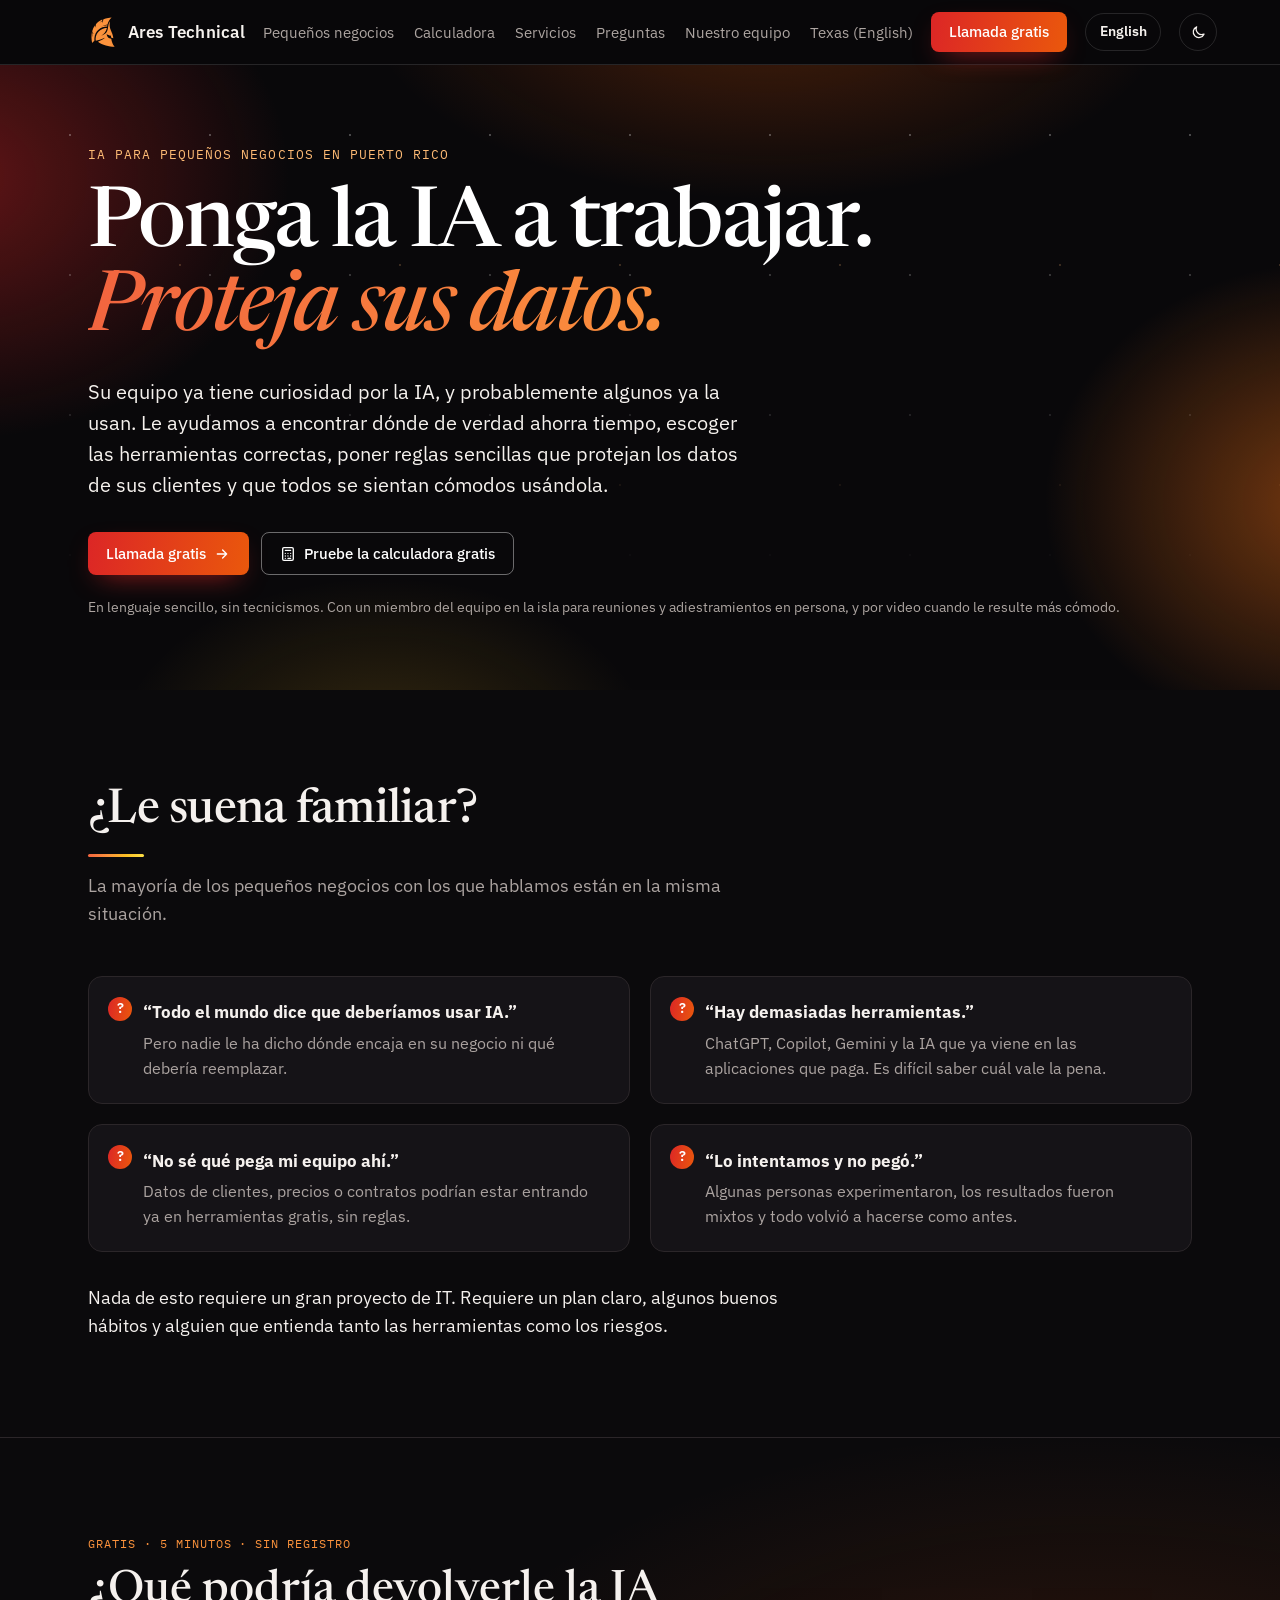
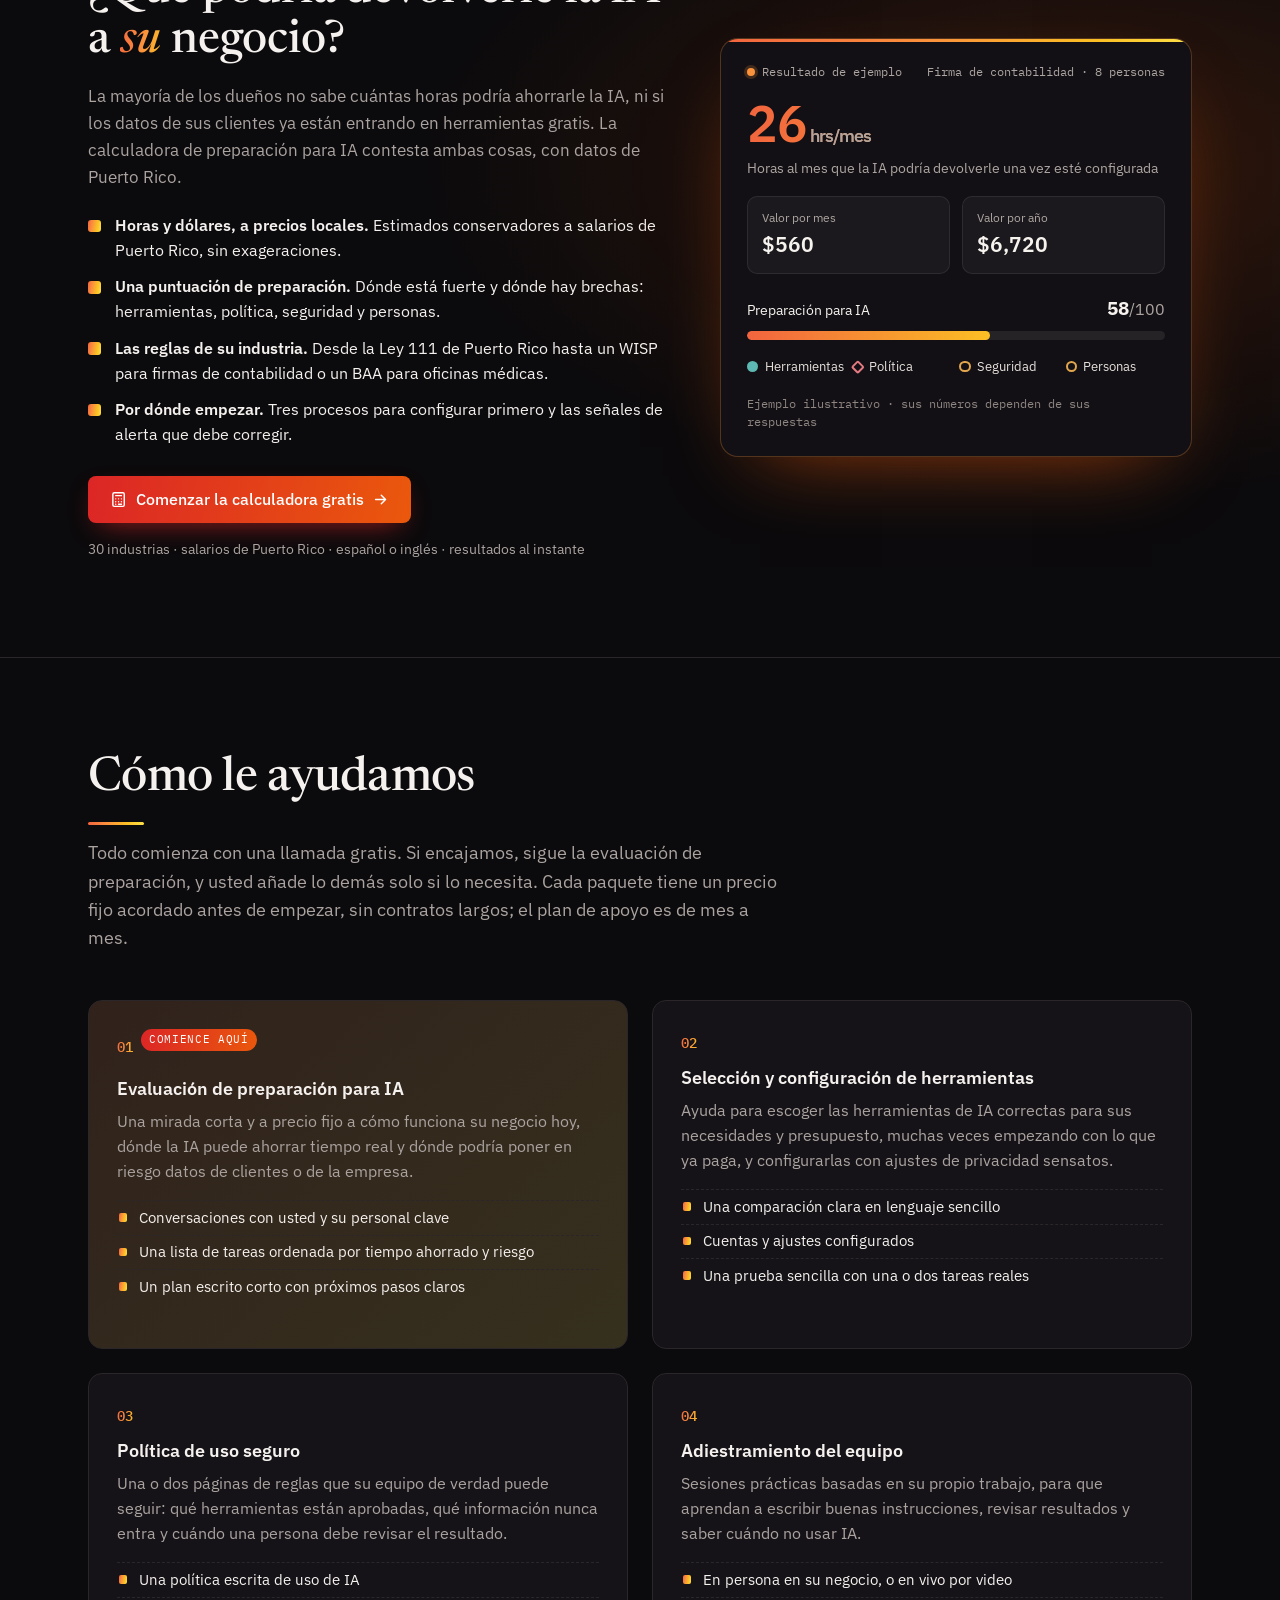
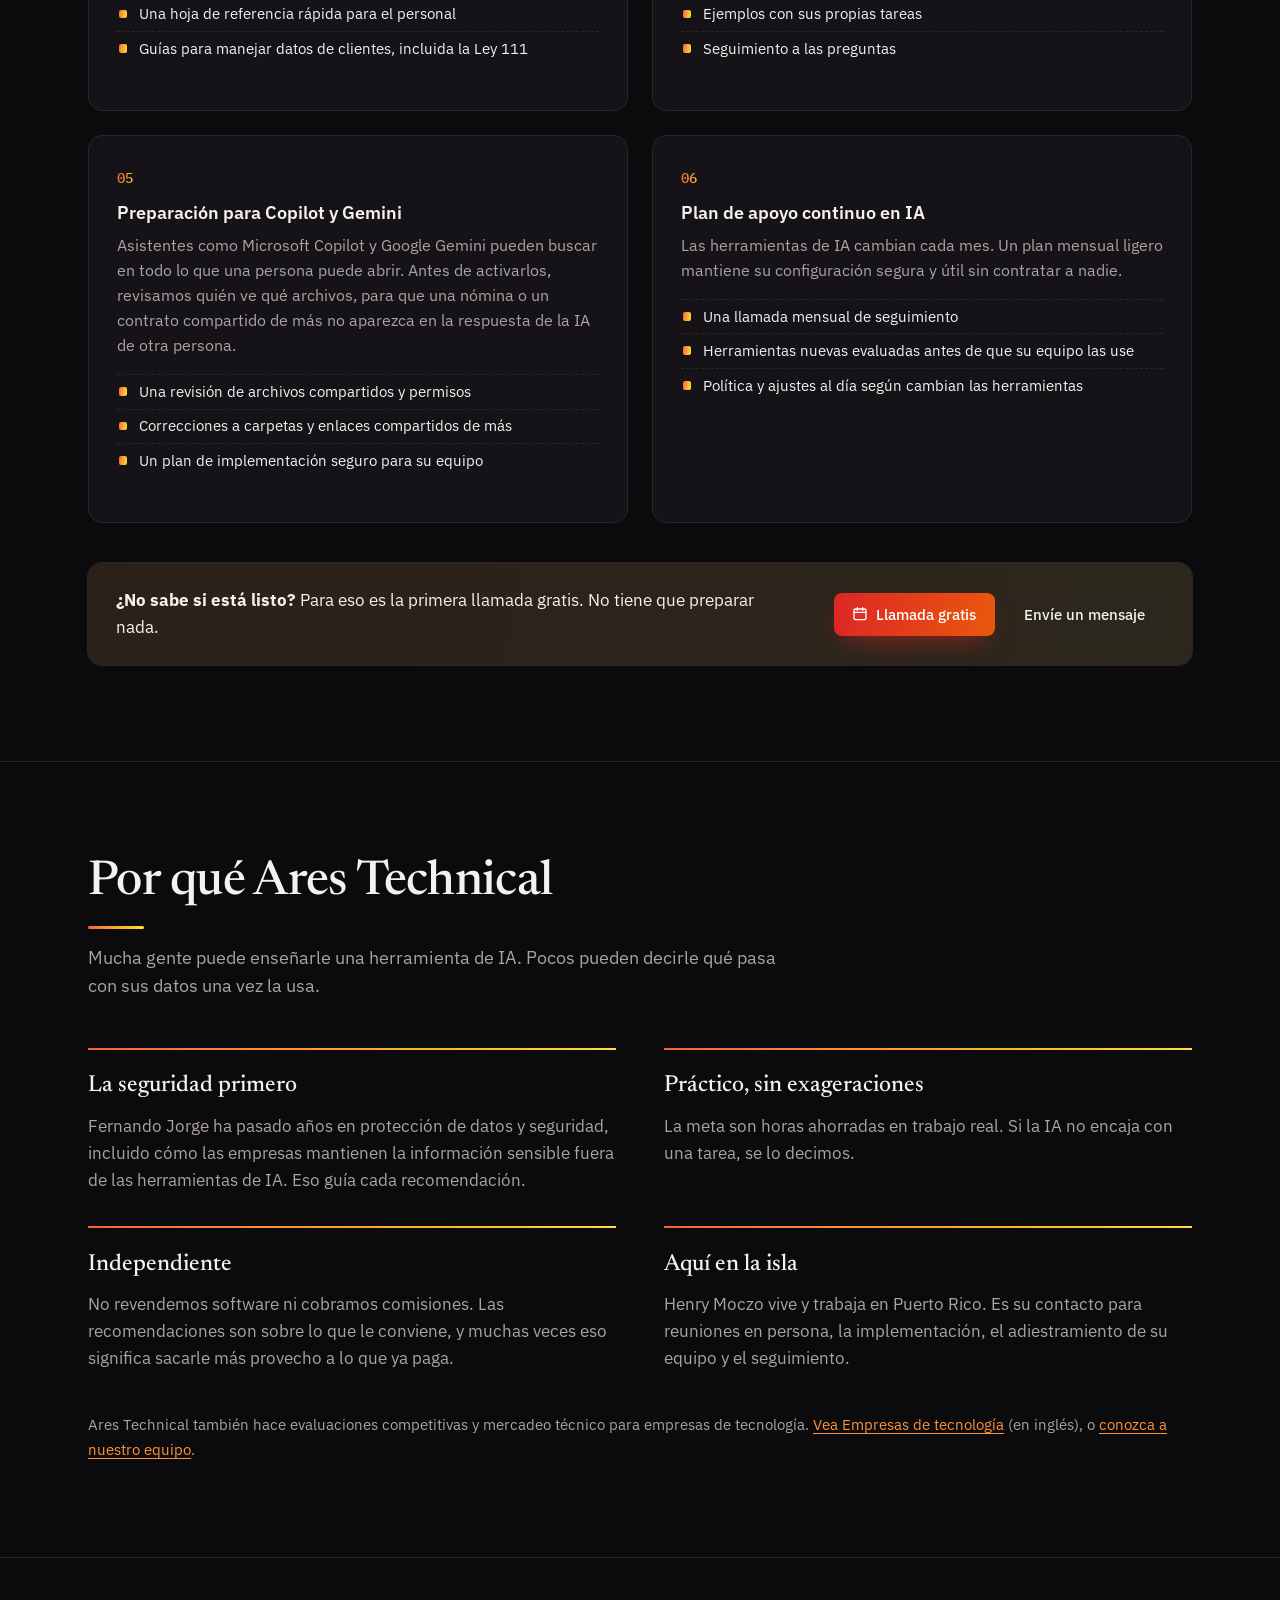
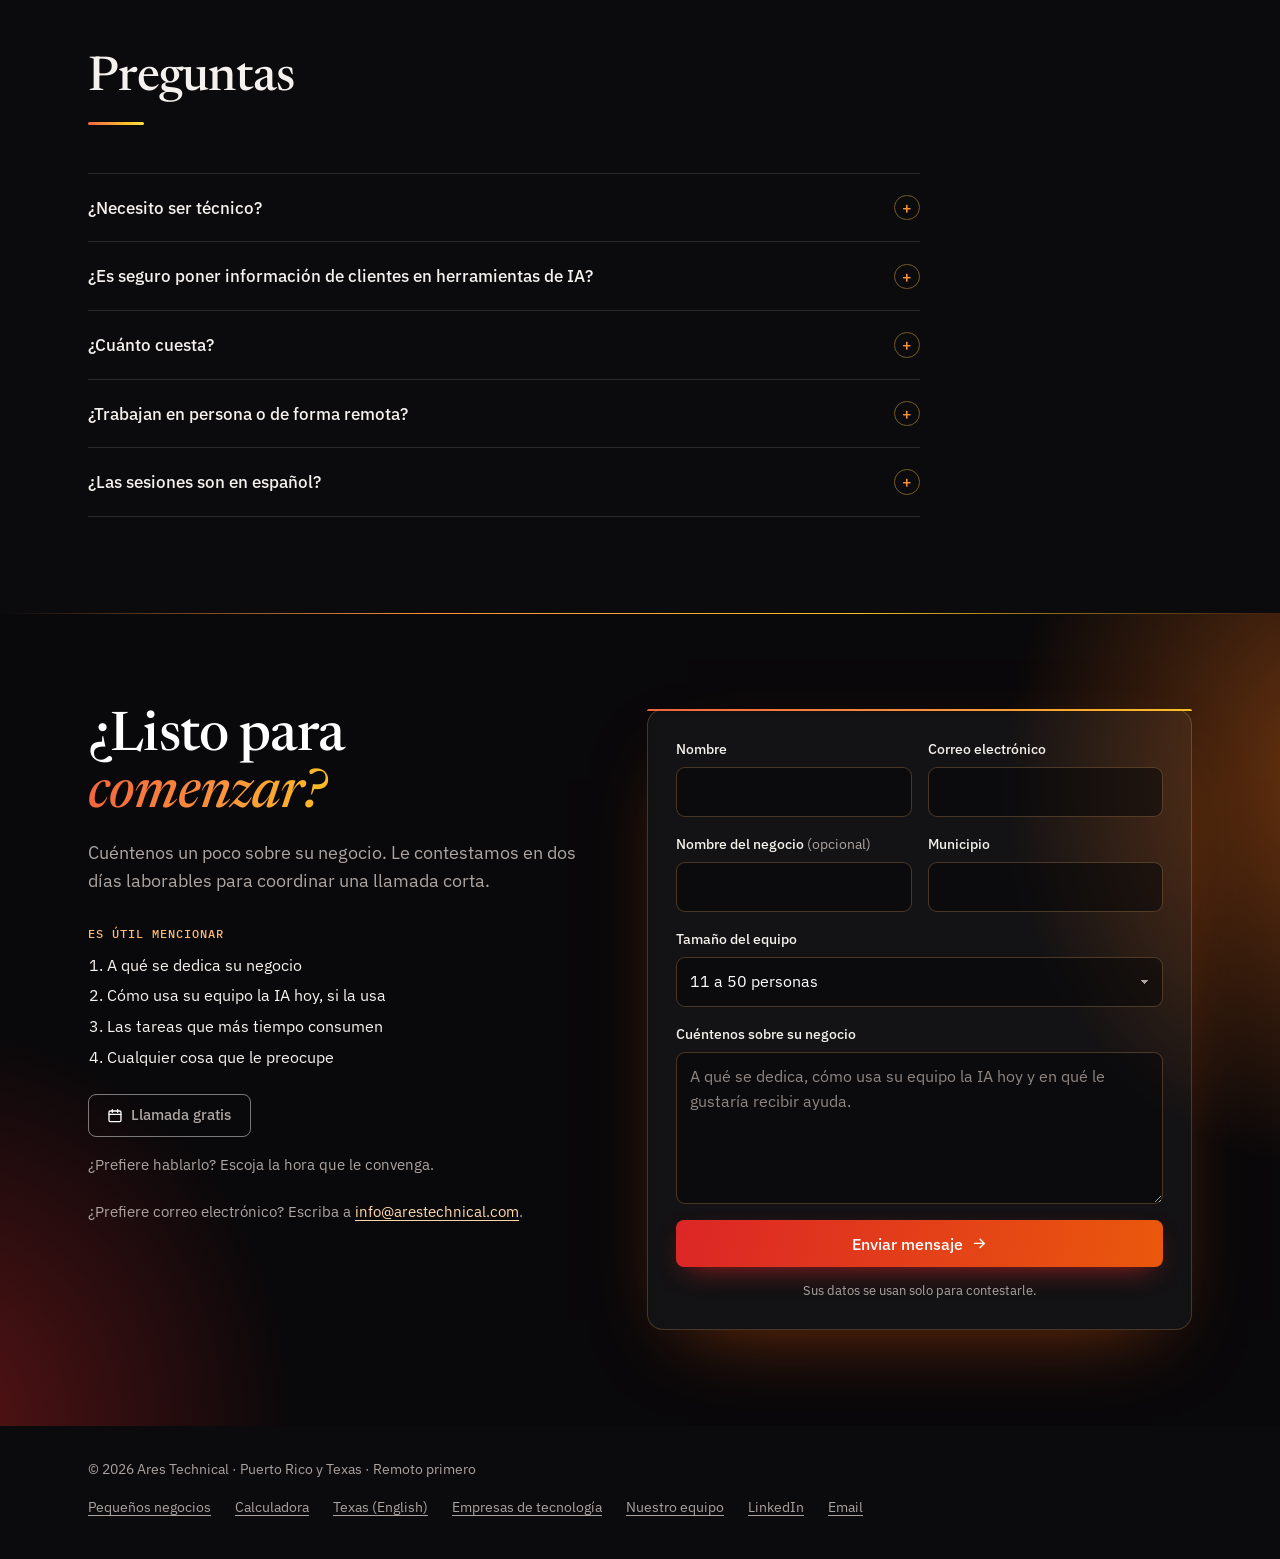
<file: pr/index.html>
<!DOCTYPE html>
<html lang="es">
<head>
<script>document.documentElement.classList.add("js");var t=null;try{t=localStorage.getItem("fj-theme")}catch(e){}document.documentElement.setAttribute("data-theme",t||"dark")</script>
<meta charset="utf-8">
<meta name="viewport" content="width=device-width, initial-scale=1, viewport-fit=cover">
<title>Ares Technical · IA segura y práctica para pequeños negocios en Puerto Rico</title>
<meta name="description" content="Ayuda práctica y con la seguridad primero para pequeños negocios en Puerto Rico que adoptan IA: evaluación de preparación, selección y configuración de herramientas, una política de uso seguro y adiestramiento.">
<link rel="canonical" href="https://arestechnical.com/pr/">
<link rel="alternate" hreflang="es-PR" href="https://arestechnical.com/pr/">
<link rel="alternate" hreflang="en-US" href="https://arestechnical.com/">
<link rel="icon" href="/favicon.svg" type="image/svg+xml"><link rel="apple-touch-icon" href="/apple-touch-icon.png">
<meta property="og:type" content="website">
<meta property="og:site_name" content="Ares Technical">
<meta property="og:title" content="Ares Technical · Ponga la IA a trabajar. Proteja sus datos.">
<meta property="og:description" content="Ayuda en lenguaje sencillo para que los pequeños negocios en Puerto Rico adopten la IA de forma segura.">
<meta property="og:url" content="https://arestechnical.com/pr/">
<meta property="og:locale" content="es_PR">
<meta name="twitter:card" content="summary">
<meta name="theme-color" content="#09080A">
<link rel="preconnect" href="https://fonts.googleapis.com">
<link rel="preconnect" href="https://fonts.gstatic.com" crossorigin>
<link href="https://fonts.googleapis.com/css2?family=Newsreader:ital,opsz,wght@0,6..72,400;0,6..72,500;1,6..72,400&family=IBM+Plex+Sans:wght@400;500;600&family=IBM+Plex+Mono:wght@400;500&display=swap" rel="stylesheet">
<script type="application/ld+json">
{"@context":"https://schema.org","@type":"Service","name":"Adopción de IA para pequeños negocios en Puerto Rico","serviceType":"AI adoption consulting","url":"https://arestechnical.com/pr/","inLanguage":["es","en"],"areaServed":["Puerto Rico"],"provider":{"@type":"ProfessionalService","logo":"https://arestechnical.com/assets/brand/ares-helmet-512.png","name":"Ares Technical","url":"https://arestechnical.com/","email":"info@arestechnical.com"}}
</script>
<link rel="stylesheet" href="/assets/site.css?v=1">
<style>
.about-body .roles{list-style:none; margin:1.5rem 0; padding:0}
.about-body .roles li{display:grid; grid-template-columns:9rem 1fr; gap:1rem; padding:.7rem 0; border-top:1px solid var(--rule); font-size:.95rem}
.about-body .roles span{font-family:var(--mono); color:var(--muted); font-size:.82rem}
@media (max-width:860px){ .about{grid-template-columns:1fr; gap:2rem} .about-body .roles li{grid-template-columns:1fr; gap:.1rem} }
/* AI page */
nav.site a[aria-current="page"]{color:#fff}
.pain{list-style:none; margin:0; padding:0; display:grid; grid-template-columns:repeat(2,1fr); gap:1.25rem}
.pain li{background:var(--surface); border:1px solid var(--rule); border-radius:14px; padding:1.4rem 1.5rem 1.4rem 3.4rem; position:relative}
.pain li::before{content:"?"; position:absolute; left:1.2rem; top:1.25rem; width:1.5rem; height:1.5rem; border-radius:50%; display:grid; place-items:center; font:600 .85rem/1 var(--sans); color:#fff; background:var(--btn)}
.pain b{display:block; margin-bottom:.25rem}
.pain p{margin:0; color:var(--muted); font-size:.98rem}
.pain-note{margin:2rem 0 0; font-size:1.1rem; max-width:44rem}
@media (max-width:760px){ .pain{grid-template-columns:1fr} }
.svc .tag{display:inline-block; margin-left:.5rem; font-family:var(--mono); font-size:.68rem; letter-spacing:.06em; text-transform:uppercase; padding:.15rem .5rem; border-radius:999px; color:#fff; background:var(--btn); vertical-align:middle}
.svc .gets{list-style:none; margin:0 0 1rem; padding:0; font-size:.94rem}
.svc .gets li{padding:.3rem 0 .3rem 1.4rem; position:relative; border-top:1px dashed var(--rule)}
.svc .gets li::before{content:""; position:absolute; left:.1rem; top:.75rem; width:.55rem; height:.55rem; border-radius:2px; background:var(--grad)}
.svc-grid.two{grid-template-columns:repeat(2,1fr)}
@media (max-width:620px){ .svc-grid.two{grid-template-columns:1fr} }
.svc.start{background:linear-gradient(140deg, color-mix(in srgb,var(--c2) 12%, var(--surface)), color-mix(in srgb,var(--c4) 14%, var(--surface)))}
.why{list-style:none; margin:0; padding:0; display:grid; grid-template-columns:repeat(3,1fr); gap:2rem}
.why h3{font-family:var(--serif); font-weight:500; font-size:1.45rem; margin:0 0 .5rem}
.why p{margin:0; color:var(--muted)}
.why li{border-top:2px solid; border-image:var(--grad) 1; padding-top:1.1rem}
@media (max-width:860px){ .why{grid-template-columns:1fr} }
.back-tech{margin:2.5rem 0 0; font-size:.95rem; color:var(--muted)}
/* Use cases */
@media (max-width:760px){ .why{grid-template-columns:1fr} }
.faq-more{margin:1.25rem 0 0; font-weight:500}
/* Calculator promo bar */
.promo{background:linear-gradient(90deg,#3A120C,#2B1608 50%,#2A1F07); border-bottom:1px solid rgba(251,146,60,.25)}
.promo a{display:flex; align-items:center; justify-content:center; gap:.7rem; padding:.55rem 1rem; color:#F6F2EE; text-decoration:none; font-size:.9rem; text-align:center}
.promo-tag{font-family:var(--mono); font-size:.68rem; letter-spacing:.08em; text-transform:uppercase; padding:.12rem .5rem; border-radius:999px; background:linear-gradient(100deg,#DC2626,#EA580C); color:#fff; flex:none}
.promo-go{font-weight:600; color:#FDBA74; white-space:nowrap}
.promo a:hover .promo-go{text-decoration:underline; text-underline-offset:.2em}
.promo-short{display:none}
@media (max-width:760px){ .promo-long{display:none} .promo-short{display:inline} }
@media print{ .promo{display:none} }
/* Calculator feature */
.calc-feature{background:radial-gradient(60rem 30rem at 85% 40%, color-mix(in srgb,#EA580C 16%, transparent), transparent 70%), var(--bg)}
.calc-feature .wrap{display:grid; grid-template-columns:1.1fr .9fr; gap:3.5rem; align-items:center}
.cf-eyebrow{font-family:var(--mono); font-size:.76rem; letter-spacing:.08em; text-transform:uppercase; color:var(--accent); margin:0 0 .9rem}
.calc-feature h2{font-family:var(--serif); font-weight:500; font-size:clamp(2rem,3.6vw,2.9rem); line-height:1.08; margin:0 0 1rem}
.calc-feature h2 em{font-style:italic; background:var(--grad-text, linear-gradient(100deg,#F2643F,#FBBF24)); -webkit-background-clip:text; background-clip:text; color:transparent}
.cf-lede{color:var(--muted); font-size:1.05rem; margin:0 0 1.4rem; max-width:36rem}
.cf-points{list-style:none; margin:0 0 1.8rem; padding:0; display:grid; gap:.7rem}
.cf-points li{position:relative; padding-left:1.7rem; font-size:.98rem}
.cf-points li::before{content:""; position:absolute; left:0; top:.42rem; width:.8rem; height:.8rem; border-radius:3px; background:var(--grad)}
.cf-points b{font-weight:600}
.btn-lg{padding:.95rem 1.4rem; font-size:1.02rem}
.btn svg{width:1.05em; height:1.05em}
.cf-note{margin:1rem 0 0; font-size:.85rem; color:var(--muted)}
.cf-card{display:block; text-decoration:none; color:#F6F2EE; background:#121014; border:1px solid rgba(251,146,60,.28); border-radius:18px; padding:1.5rem 1.6rem; box-shadow:0 30px 80px -40px rgba(234,88,12,.7); transition:transform .2s, box-shadow .2s; position:relative; overflow:hidden}
.cf-card::before{content:""; position:absolute; inset:0 0 auto 0; height:3px; background:linear-gradient(90deg,#F2643F,#FB923C 45%,#FBBF24 80%,#FDE047)}
.cf-card:hover{transform:translateY(-3px); box-shadow:0 36px 90px -40px rgba(234,88,12,.85)}
.cf-head{display:flex; justify-content:space-between; gap:1rem; font-family:var(--mono); font-size:.74rem; color:#ADA5A1; margin-bottom:1rem}
.cf-head i{display:inline-block; width:.5rem; height:.5rem; border-radius:50%; background:#FB923C; margin-right:.45rem; box-shadow:0 0 0 3px rgba(251,146,60,.2)}
.cf-big{font-size:3.2rem; font-weight:600; line-height:1; letter-spacing:-.02em; background:linear-gradient(100deg,#F2643F,#FBBF24); -webkit-background-clip:text; background-clip:text; color:transparent}
.cf-big small{font-size:1.1rem; font-weight:500; -webkit-text-fill-color:#ADA5A1}
.cf-sub{margin:.4rem 0 1.1rem; color:#ADA5A1; font-size:.9rem}
.cf-kv{display:grid; grid-template-columns:1fr 1fr; gap:.75rem; margin-bottom:1.2rem}
.cf-kv div{background:rgba(255,255,255,.04); border:1px solid rgba(255,255,255,.08); border-radius:10px; padding:.7rem .85rem}
.cf-kv small{display:block; color:#ADA5A1; font-size:.78rem}
.cf-kv b{font-size:1.3rem; font-weight:600}
.cf-mh{display:flex; justify-content:space-between; align-items:baseline; font-size:.9rem; margin-bottom:.45rem}
.cf-mh b{font-size:1.2rem}
.cf-mh small{color:#ADA5A1; font-weight:400}
.cf-bar{height:.55rem; border-radius:999px; background:rgba(255,255,255,.08); overflow:hidden}
.cf-bar i{display:block; height:100%; border-radius:inherit; background:linear-gradient(90deg,#F2643F,#FBBF24)}
.cf-pillars{list-style:none; margin:1rem 0 0; padding:0; display:grid; grid-template-columns:repeat(4,1fr); gap:.4rem; font-size:.84rem; color:#E7E1DC}
.cf-pillars li{display:flex; align-items:center; gap:.4rem}
.cf-foot{margin:1.1rem 0 0; font-family:var(--mono); font-size:.72rem; color:#8F8682}
@media (max-width:960px){ .calc-feature .wrap{grid-template-columns:1fr; gap:2.5rem} }
@media (max-width:420px){ .cf-pillars{grid-template-columns:repeat(2,1fr)} .cf-big{font-size:2.6rem} }
.lang-btn{width:auto; padding:0 .85rem; border-radius:999px; font:600 .85rem/1 "IBM Plex Sans",system-ui,sans-serif}
.lang-btn .ls{display:none}
nav.site ul{gap:1.25rem}
header.site .wrap{gap:1.1rem}
@media (max-width:520px){ .lang-btn{padding:0 .6rem} .lang-btn .ll{display:none} .lang-btn .ls{display:inline} header.site .wrap{gap:.6rem} .hero .btn, .mid-cta .btn, .calc-feature .btn{white-space:normal; text-align:left} }
.hero .wrap{grid-template-columns:1fr}
.hero h1 em{display:block}
.hero .lede{max-width:42rem}
.why.why-four{grid-template-columns:repeat(2,1fr); gap:2rem 3rem}
@media (max-width:760px){ .why.why-four{grid-template-columns:1fr} }
</style>
</head>
<body>
<a class="skip" href="#main" data-i="skip">Saltar al contenido</a>

<header class="site">
  <div class="wrap">
    <a class="brand" href="/pr/" aria-label="Ares Technical">
      <svg viewBox="24 26 174 210" aria-hidden="true"><path fill="#FB923C" d="M190.05373,232.22569c-38.69679-1.77901-85.65598-11.48381-115.0988-35.66835 c17.7553-7.26927,33.64081-15.70074,48.43978-27.26381c-7.61177,2.49298-13.9633,5.43839-20.97958,8.36829 c-13.78454,5.75626-27.86847,9.72964-42.62123,12.2838c-6.36628-40.32397,20.77831-78.47913,59.70861-87.05015 c6.15701-1.35555,11.75313-2.3353,17.24075-1.28734c-6.60068,26.11547-17.07929,39.62914-39.51367,53.1932 c10.62619-3.05455,20.36779-8.10307,28.81535-15.39772c25.76861-22.25175,12.63889-58.99164,31.82574-84.36465 c-4.86778,22.35002-2.64728,43.52696,6.53474,63.65442l9.37596,23.53486c3.98619,10.00583,5.8629,20.08717,7.23099,31.19537 c-5.10312-1.70947-9.09077-3.40735-14.05981-4.65944l-3.3217-12.40889c-0.41736-1.55908-4.16606-2.38821-5.62183-2.06125 c-3.38739,0.76079-4.4037-1.71819-6.54984-2.61589l-17.14835-7.17307c3.41776,17.46814,14.07063,29.43126,32.35899,32.14139 C170.47723,196.5249,175.72119,216.81497,190.05373,232.22569z M126.0826,212.51891 c0.19595,3.00414,2.48534,2.41803,4.21452,3.12833c15.00339,6.16302,30.54568,9.78931,46.71219,9.95749 c-8.48077-11.66739-14.95459-23.20631-18.10243-36.62888c-0.43842-1.86938,0.73158-4.04985-2.02188-4.95168 c1.33734,13.12807,4.27676,25.8719,11.16353,37.02191C154.73412,220.39615,139.87511,217.168,126.0826,212.51891z M36.93874,168.06996l0.39012-17.83859c0.0876-4.00565,1.00231-7.54016,2.62286-11.48424 c2.0474,1.60234,2.12848,4.21394,5.04054,4.44205c-3.87282-6.02692-7.34338-11.923-9.9669-19.1961 c3.87796-15.26764,10.56954-29.30566,19.99451-41.65127c2.01585,6.32501,4.05193,11.75084,6.99636,17.20699 c-0.4136-8.23543-3.12237-15.82978-1.4477-23.68141c11.63688-14.11447,26.51136-23.98346,43.66889-31.94493 c0.96149,2.82162,0.72519,5.38645,0.14361,8.12138c-6.48997,4.99878-13.88375,8.15697-19.31773,14.61973 c6.69287-3.72936,11.64832-8.68753,19.53332-11.38976l2.03757,13.3707c1.27792-9.75041,2.60239-18.46772,6.11794-27.78623 c10.12741-4.24632,20.92062-6.65197,32.03397-8.36202c8.13722-1.27642,15.6815-2.7947,24.41966-2.71923 c-14.1516,12.90162-23.9364,28.87504-28.39496,47.70346c-14.91345,1.60735-28.36908,6.29581-41.41745,13.31133 c-2.36818,1.27327-5.46661,1.72504-6.17988,4.96204c14.17753-8.87474,29.99248-12.96122,46.46317-13.34338 c-1.01979,3.33801-0.93916,6.10391-1.17871,9.74004c-45.86707,0.29337-83.73877,32.29144-87.96905,78.13308 c-0.62438,6.7661-0.25181,13.02094-0.33815,19.89554c-0.7036,2.55115-4.18911,4.12608-5.95784,5.77713l-9.69847,9.05327 c-5.35534-23.68015-6.21622-48.22421-1.55536-72.88571c3.66554,1.55774,3.84235,4.69766,3.32884,8.08817 C35.06784,148.39973,34.47336,158.99934,36.93874,168.06996z M37.74517,170.17203l-0.02736,0.6516v0.67438l0.02736,0.65161 l0.02735-0.65161v-0.67438L37.74517,170.17203z M126.0826,212.51891c13.7925,4.64909,28.65151,7.87724,41.96592,8.52718 c-6.88676-11.15001-9.82619-23.89384-11.16353-37.02191c2.75346,0.90182,1.58347,3.08229,2.02188,4.95168 c3.14784,13.42256,9.62166,24.96149,18.10243,36.62888c-16.1665-0.16818-31.7088-3.79446-46.71219-9.95749 C128.56795,214.93694,126.27856,215.52304,126.0826,212.51891z"/></svg>
      <span>Ares Technical</span>
    </a>
    <nav class="site" id="siteNav" aria-label="Menú">
      <ul data-i="nav">
        <li><a href="/pr/" aria-current="page">Pequeños negocios</a></li>
        <li><a href="/pr/calculator/" class="calc-link">Calculadora</a></li>
        <li><a href="#packages">Servicios</a></li>
        <li><a href="#faq">Preguntas</a></li>
        <li><a href="/pr/equipo/">Nuestro equipo</a></li>
        <li><a href="/">Texas (English)</a></li>
      </ul>
    </nav>
    <a class="btn btn-primary hdr-cta" href="https://calendly.com/fernando-jorge-arestechnical/30min" target="_blank" rel="noopener" data-i="hdrCta">Llamada gratis</a>
    <button class="icon-btn lang-btn" type="button" id="langBtn">English</button>
    <button class="icon-btn theme-btn" type="button" id="themeBtn" aria-label="Cambiar el tema de color"><svg class="sun" viewBox="0 0 24 24" fill="none" stroke="currentColor" stroke-width="1.8" stroke-linecap="round"><circle cx="12" cy="12" r="4.2"/><path d="M12 2.5v2.2M12 19.3v2.2M4.6 4.6l1.6 1.6M17.8 17.8l1.6 1.6M2.5 12h2.2M19.3 12h2.2M4.6 19.4l1.6-1.6M17.8 6.2l1.6-1.6"/></svg><svg class="moon" viewBox="0 0 24 24" fill="none" stroke="currentColor" stroke-width="1.8" stroke-linejoin="round"><path d="M20 14.5A8 8 0 0 1 9.5 4a8 8 0 1 0 10.5 10.5z"/></svg></button>
    <button class="icon-btn menu-btn" type="button" id="menuBtn" aria-label="Abrir menú" aria-expanded="false" aria-controls="siteNav"><svg viewBox="0 0 24 24" fill="none" stroke="currentColor" stroke-width="2" stroke-linecap="round"><path d="M4 7h16M4 12h16M4 17h16"/></svg></button>
  </div>
</header>

<main id="main">
<span id="top"></span>
<section class="hero">
  <div class="wrap">
    <div>
      <p class="eyebrow" data-i="eyebrow">IA para pequeños negocios en Puerto Rico</p>
      <h1 data-i="h1">Ponga la IA a trabajar. <em>Proteja sus datos.</em></h1>
      <p class="lede" data-i="lede">Su equipo ya tiene curiosidad por la IA, y probablemente algunos ya la usan. Le ayudamos a encontrar dónde de verdad ahorra tiempo, escoger las herramientas correctas, poner reglas sencillas que protejan los datos de sus clientes y que todos se sientan cómodos usándola.</p>
      <div class="cta-row">
        <a class="btn btn-primary" href="https://calendly.com/fernando-jorge-arestechnical/30min" target="_blank" rel="noopener"><span data-i="ctaRev">Llamada gratis</span> <svg viewBox="0 0 24 24" fill="none" stroke="currentColor" stroke-width="2" stroke-linecap="round" stroke-linejoin="round"><path d="M5 12h14M13 6l6 6-6 6"/></svg></a>
        <a class="btn btn-ghost calc-link" href="/pr/calculator/"><svg viewBox="0 0 24 24" fill="none" stroke="currentColor" stroke-width="2" stroke-linecap="round" stroke-linejoin="round" aria-hidden="true"><rect x="4" y="2.5" width="16" height="19" rx="2"/><path d="M8 6.5h8M8 11h.01M12 11h.01M16 11h.01M8 15h.01M12 15h.01M16 15h.01M8 18.5h.01M12 18.5h4"/></svg><span data-i="ctaCalc">Pruebe la calculadora gratis</span></a>
      </div>
      <p class="hero-note" data-i="heroNote">En lenguaje sencillo, sin tecnicismos. Con un miembro del equipo en la isla para reuniones y adiestramientos en persona, y por video cuando le resulte más cómodo.</p>
    </div>
  </div>
</section>

<section class="block" aria-labelledby="pain-h">
  <div class="wrap">
    <div class="sec-head" data-i="painHead">
      <h2 id="pain-h">¿Le suena familiar?</h2>
      <p>La mayoría de los pequeños negocios con los que hablamos están en la misma situación.</p>
    </div>
    <ul class="pain" data-i="pain">
      <li><b>“Todo el mundo dice que deberíamos usar IA.”</b><p>Pero nadie le ha dicho dónde encaja en su negocio ni qué debería reemplazar.</p></li>
      <li><b>“Hay demasiadas herramientas.”</b><p>ChatGPT, Copilot, Gemini y la IA que ya viene en las aplicaciones que paga. Es difícil saber cuál vale la pena.</p></li>
      <li><b>“No sé qué pega mi equipo ahí.”</b><p>Datos de clientes, precios o contratos podrían estar entrando ya en herramientas gratis, sin reglas.</p></li>
      <li><b>“Lo intentamos y no pegó.”</b><p>Algunas personas experimentaron, los resultados fueron mixtos y todo volvió a hacerse como antes.</p></li>
    </ul>
    <p class="pain-note" data-i="painNote">Nada de esto requiere un gran proyecto de IT. Requiere un plan claro, algunos buenos hábitos y alguien que entienda tanto las herramientas como los riesgos.</p>
  </div>
</section>

<section class="block calc-feature" id="calculator" aria-labelledby="calc-h">
  <div class="wrap">
    <div class="cf-text">
      <p class="cf-eyebrow" data-i="cfEye">Gratis · 5 minutos · sin registro</p>
      <h2 id="calc-h" data-i="cfH">¿Qué podría devolverle la IA a <em>su</em> negocio?</h2>
      <p class="cf-lede" data-i="cfLede">La mayoría de los dueños no sabe cuántas horas podría ahorrarle la IA, ni si los datos de sus clientes ya están entrando en herramientas gratis. La calculadora de preparación para IA contesta ambas cosas, con datos de Puerto Rico.</p>
      <ul class="cf-points" data-i="cfPoints">
        <li><b>Horas y dólares, a precios locales.</b> Estimados conservadores a salarios de Puerto Rico, sin exageraciones.</li>
        <li><b>Una puntuación de preparación.</b> Dónde está fuerte y dónde hay brechas: herramientas, política, seguridad y personas.</li>
        <li><b>Las reglas de su industria.</b> Desde la Ley 111 de Puerto Rico hasta un WISP para firmas de contabilidad o un BAA para oficinas médicas.</li>
        <li><b>Por dónde empezar.</b> Tres procesos para configurar primero y las señales de alerta que debe corregir.</li>
      </ul>
      <div class="cta-row"><a class="btn btn-primary btn-lg calc-link" href="/pr/calculator/"><svg viewBox="0 0 24 24" fill="none" stroke="currentColor" stroke-width="2" stroke-linecap="round" stroke-linejoin="round" aria-hidden="true"><rect x="4" y="2.5" width="16" height="19" rx="2"/><path d="M8 6.5h8M8 11h.01M12 11h.01M16 11h.01M8 15h.01M12 15h.01M16 15h.01M8 18.5h.01M12 18.5h4"/></svg><span data-i="cfBtn">Comenzar la calculadora gratis</span> <svg viewBox="0 0 24 24" fill="none" stroke="currentColor" stroke-width="2" stroke-linecap="round" stroke-linejoin="round"><path d="M5 12h14M13 6l6 6-6 6"/></svg></a></div>
      <p class="cf-note" data-i="cfNote">30 industrias · salarios de Puerto Rico · español o inglés · resultados al instante</p>
    </div>
    <a class="cf-card calc-link" href="/pr/calculator/" data-i="cfCard">
      <div class="cf-head"><span><i></i>Resultado de ejemplo</span><span>Firma de contabilidad · 8 personas</span></div>
      <div class="cf-big">26<small> hrs/mes</small></div>
      <p class="cf-sub">Horas al mes que la IA podría devolverle una vez esté configurada</p>
      <div class="cf-kv"><div><small>Valor por mes</small><b>$560</b></div><div><small>Valor por año</small><b>$6,720</b></div></div>
      <div class="cf-meter"><div class="cf-mh"><span>Preparación para IA</span><b>58<small>/100</small></b></div><div class="cf-bar"><i style="width:58%"></i></div></div>
      <ul class="cf-pillars">
        <li><span class="mark m-ok"><i></i></span>Herramientas</li>
        <li><span class="mark m-gap"><i></i></span>Política</li>
        <li><span class="mark m-part"><i></i></span>Seguridad</li>
        <li><span class="mark m-part"><i></i></span>Personas</li>
      </ul>
      <p class="cf-foot">Ejemplo ilustrativo · sus números dependen de sus respuestas</p>
    </a>
  </div>
</section>

<section class="block" id="packages" aria-labelledby="pkg-h">
  <div class="wrap">
    <div class="sec-head" data-i="pkgHead">
      <h2 id="pkg-h">Cómo le ayudamos</h2>
      <p>Todo comienza con una llamada gratis. Si encajamos, sigue la evaluación de preparación, y usted añade lo demás solo si lo necesita. Cada paquete tiene un precio fijo acordado antes de empezar, sin contratos largos; el plan de apoyo es de mes a mes.</p>
    </div>
    <ul class="svc-grid two" data-i="pkgs">
      <li class="svc start">
        <span class="num">01</span><span class="tag">Comience aquí</span>
        <h3>Evaluación de preparación para IA</h3>
        <p>Una mirada corta y a precio fijo a cómo funciona su negocio hoy, dónde la IA puede ahorrar tiempo real y dónde podría poner en riesgo datos de clientes o de la empresa.</p>
        <ul class="gets"><li>Conversaciones con usted y su personal clave</li><li>Una lista de tareas ordenada por tiempo ahorrado y riesgo</li><li>Un plan escrito corto con próximos pasos claros</li></ul>
      </li>
      <li class="svc">
        <span class="num">02</span>
        <h3>Selección y configuración de herramientas</h3>
        <p>Ayuda para escoger las herramientas de IA correctas para sus necesidades y presupuesto, muchas veces empezando con lo que ya paga, y configurarlas con ajustes de privacidad sensatos.</p>
        <ul class="gets"><li>Una comparación clara en lenguaje sencillo</li><li>Cuentas y ajustes configurados</li><li>Una prueba sencilla con una o dos tareas reales</li></ul>
      </li>
      <li class="svc">
        <span class="num">03</span>
        <h3>Política de uso seguro</h3>
        <p>Una o dos páginas de reglas que su equipo de verdad puede seguir: qué herramientas están aprobadas, qué información nunca entra y cuándo una persona debe revisar el resultado.</p>
        <ul class="gets"><li>Una política escrita de uso de IA</li><li>Una hoja de referencia rápida para el personal</li><li>Guías para manejar datos de clientes, incluida la Ley 111</li></ul>
      </li>
      <li class="svc">
        <span class="num">04</span>
        <h3>Adiestramiento del equipo</h3>
        <p>Sesiones prácticas basadas en su propio trabajo, para que aprendan a escribir buenas instrucciones, revisar resultados y saber cuándo no usar IA.</p>
        <ul class="gets"><li>En persona en su negocio, o en vivo por video</li><li>Ejemplos con sus propias tareas</li><li>Seguimiento a las preguntas</li></ul>
      </li>
      <li class="svc">
        <span class="num">05</span>
        <h3>Preparación para Copilot y Gemini</h3>
        <p>Asistentes como Microsoft Copilot y Google Gemini pueden buscar en todo lo que una persona puede abrir. Antes de activarlos, revisamos quién ve qué archivos, para que una nómina o un contrato compartido de más no aparezca en la respuesta de la IA de otra persona.</p>
        <ul class="gets"><li>Una revisión de archivos compartidos y permisos</li><li>Correcciones a carpetas y enlaces compartidos de más</li><li>Un plan de implementación seguro para su equipo</li></ul>
      </li>
      <li class="svc">
        <span class="num">06</span>
        <h3>Plan de apoyo continuo en IA</h3>
        <p>Las herramientas de IA cambian cada mes. Un plan mensual ligero mantiene su configuración segura y útil sin contratar a nadie.</p>
        <ul class="gets"><li>Una llamada mensual de seguimiento</li><li>Herramientas nuevas evaluadas antes de que su equipo las use</li><li>Política y ajustes al día según cambian las herramientas</li></ul>
      </li>
    </ul>
    <div class="mid-cta">
      <p data-i="midP"><strong>¿No sabe si está listo?</strong> Para eso es la primera llamada gratis. No tiene que preparar nada.</p>
      <div class="mid-cta-btns"><a class="btn btn-primary" href="https://calendly.com/fernando-jorge-arestechnical/30min" target="_blank" rel="noopener"><svg viewBox="0 0 24 24" fill="none" stroke="currentColor" stroke-width="2" stroke-linecap="round" stroke-linejoin="round" aria-hidden="true"><rect x="3" y="4.5" width="18" height="16" rx="2"/><path d="M3 9.5h18M8 2.5v4M16 2.5v4"/></svg><span data-i="midB1">Llamada gratis</span></a><a class="btn btn-ghost" href="#contact" data-i="midB2">Envíe un mensaje</a></div>
    </div>
  </div>
</section>

<section class="block" aria-labelledby="why-h">
  <div class="wrap">
    <div class="sec-head" data-i="whyHead">
      <h2 id="why-h">Por qué Ares Technical</h2>
      <p>Mucha gente puede enseñarle una herramienta de IA. Pocos pueden decirle qué pasa con sus datos una vez la usa.</p>
    </div>
    <ul class="why why-four" data-i="why">
      <li><h3>La seguridad primero</h3><p>Fernando Jorge ha pasado años en protección de datos y seguridad, incluido cómo las empresas mantienen la información sensible fuera de las herramientas de IA. Eso guía cada recomendación.</p></li>
      <li><h3>Práctico, sin exageraciones</h3><p>La meta son horas ahorradas en trabajo real. Si la IA no encaja con una tarea, se lo decimos.</p></li>
      <li><h3>Independiente</h3><p>No revendemos software ni cobramos comisiones. Las recomendaciones son sobre lo que le conviene, y muchas veces eso significa sacarle más provecho a lo que ya paga.</p></li>
      <li><h3>Aquí en la isla</h3><p>Henry Moczo vive y trabaja en Puerto Rico. Es su contacto para reuniones en persona, la implementación, el adiestramiento de su equipo y el seguimiento.</p></li>
    </ul>
    <p class="back-tech" data-i="backTech">Ares Technical también hace evaluaciones competitivas y mercadeo técnico para empresas de tecnología. <a href="/tech/">Vea Empresas de tecnología</a> (en inglés), o <a href="/pr/equipo/">conozca a nuestro equipo</a>.</p>
  </div>
</section>

<section class="block" id="faq" aria-labelledby="faq-h">
  <div class="wrap">
    <div class="sec-head"><h2 id="faq-h" data-i="faqH">Preguntas</h2></div>
    <div class="faq" data-i="faq">
      <details><summary>¿Necesito ser técnico?</summary><p>No. Todo se explica en lenguaje sencillo, y el plan y la política escritos están hechos para que cualquier persona de su equipo los entienda.</p></details>
      <details><summary>¿Es seguro poner información de clientes en herramientas de IA?</summary><p>A veces, con la herramienta y los ajustes correctos, y a veces no. Aclarar eso es parte central de la evaluación de preparación y de la política de uso seguro. En Puerto Rico, la Ley 111-2005 también le exige avisar al DACO en 10 días si hay una brecha de datos personales.</p></details>
      <details><summary>¿Cuánto cuesta?</summary><p>Cada paquete tiene un precio fijo, acordado antes de empezar. La evaluación de preparación es el compromiso más pequeño y le dice si vale la pena hacer lo demás.</p></details>
      <details><summary>¿Trabajan en persona o de forma remota?</summary><p>Ambas. Henry Moczo, de nuestro equipo, trabaja en Puerto Rico y puede reunirse con usted y adiestrar a su equipo en persona. Lo que no requiere estar presentes se hace por video, desde cualquier parte de la isla.</p></details>
      <details><summary>¿Las sesiones son en español?</summary><p>Sí. Las reuniones, los adiestramientos y los documentos pueden ser en español, en inglés o en ambos, como le funcione mejor a su equipo.</p></details>
    </div>
  </div>
</section>

<section class="band contact" id="contact" aria-labelledby="contact-h">
  <div class="wrap">
    <div class="contact-intro">
      <h2 id="contact-h" data-i="cH">¿Listo para <em>comenzar?</em></h2>
      <p data-i="cP">Cuéntenos un poco sobre su negocio. Le contestamos en dos días laborables para coordinar una llamada corta.</p>
      <div class="tips" data-i="cTips">
        <h3>Es útil mencionar</h3>
        <ol>
          <li>A qué se dedica su negocio</li>
          <li>Cómo usa su equipo la IA hoy, si la usa</li>
          <li>Las tareas que más tiempo consumen</li>
          <li>Cualquier cosa que le preocupe</li>
        </ol>
      </div>
      <div class="book-call"><a class="btn btn-book" href="https://calendly.com/fernando-jorge-arestechnical/30min" target="_blank" rel="noopener"><svg viewBox="0 0 24 24" fill="none" stroke="currentColor" stroke-width="2" stroke-linecap="round" stroke-linejoin="round" aria-hidden="true"><rect x="3" y="4.5" width="18" height="16" rx="2"/><path d="M3 9.5h18M8 2.5v4M16 2.5v4"/></svg><span data-i="bookB">Llamada gratis</span></a><span data-i="bookS">¿Prefiere hablarlo? Escoja la hora que le convenga.</span></div>
      <p class="mail-alt"><span data-i="mail1">¿Prefiere correo electrónico? Escriba a</span> <a href="mailto:info@arestechnical.com">info@arestechnical.com</a>.</p>
    </div>

    <div class="form-card">
      <form id="contactForm" action="https://formspree.io/f/xrpqlvkw" method="POST" novalidate>
        <input type="hidden" name="_subject" value="New AI readiness inquiry (Puerto Rico): Ares Technical">
        <input type="hidden" name="service" value="AI adoption for my small business (Puerto Rico)">
        <input type="hidden" name="language" id="f-lang" value="es">
        <div class="hp" aria-hidden="true"><label>Leave this empty <input type="text" name="_gotcha" tabindex="-1" autocomplete="off"></label></div>
        <div class="f-row">
          <div class="field">
            <label for="f-name" data-i="lName">Nombre</label>
            <input id="f-name" name="name" type="text" autocomplete="name" required aria-describedby="e-name">
            <span class="f-err" id="e-name"></span>
          </div>
          <div class="field">
            <label for="f-email" data-i="lEmail">Correo electrónico</label>
            <input id="f-email" name="email" type="email" autocomplete="email" required aria-describedby="e-email">
            <span class="f-err" id="e-email"></span>
          </div>
        </div>
        <div class="f-row">
          <div class="field">
            <label for="f-company" data-i="lCo">Nombre del negocio <span class="opt">(opcional)</span></label>
            <input id="f-company" name="company" type="text" autocomplete="organization">
          </div>
          <div class="field">
            <label for="f-town" data-i="lTown">Municipio</label>
            <input id="f-town" name="town" type="text" autocomplete="address-level2">
          </div>
        </div>
        <div class="field">
          <label for="f-size" data-i="lSize">Tamaño del equipo</label>
          <select id="f-size" name="team_size" data-i="sizeOpts">
            <option value="Just me">Solo yo</option>
            <option value="2 to 10">2 a 10 personas</option>
            <option value="11 to 50" selected>11 a 50 personas</option>
            <option value="51 to 100">51 a 100 personas</option>
            <option value="More than 100">Más de 100</option>
          </select>
        </div>
        <div class="field">
          <label for="f-message" data-i="lMsg">Cuéntenos sobre su negocio</label>
          <textarea id="f-message" name="message" rows="5" required aria-describedby="e-message" placeholder="A qué se dedica, cómo usa su equipo la IA hoy y en qué le gustaría recibir ayuda."></textarea>
          <span class="f-err" id="e-message"></span>
        </div>
        <p class="f-err f-form-err" id="e-form" role="alert"></p>
        <button class="btn btn-primary f-submit" type="submit"><span data-i="send">Enviar mensaje</span> <svg viewBox="0 0 24 24" fill="none" stroke="currentColor" stroke-width="2" stroke-linecap="round" stroke-linejoin="round"><path d="M5 12h14M13 6l6 6-6 6"/></svg></button>
        <p class="f-note" data-i="fNote">Sus datos se usan solo para contestarle.</p>
      </form>
      <div class="f-success" id="formSuccess" tabindex="-1" hidden>
        <svg viewBox="0 0 24 24" fill="none" stroke="currentColor" stroke-width="2" stroke-linecap="round" stroke-linejoin="round" aria-hidden="true"><circle cx="12" cy="12" r="10"/><path d="m8 12.5 2.5 2.5L16 9.5"/></svg>
        <h3 data-i="okH">Gracias, su mensaje va en camino.</h3>
        <p data-i="okP">Le contestamos en dos días laborables. Si es urgente, escriba a <a href="mailto:info@arestechnical.com">info@arestechnical.com</a>.</p>
      </div>
    </div>
  </div>
</section>
</main>
<div class="toast" id="toast" role="status" aria-live="polite"></div>

<footer class="site">
  <div class="wrap">
    <span data-i="footL">© <span id="yr">2026</span> Ares Technical · Puerto Rico y Texas · Remoto primero</span>
    <ul data-i="footNav">
      <li><a href="/pr/">Pequeños negocios</a></li>
      <li><a href="/pr/calculator/" class="calc-link">Calculadora</a></li>
      <li><a href="/">Texas (English)</a></li>
      <li><a href="/tech/">Empresas de tecnología</a></li>
      <li><a href="/pr/equipo/">Nuestro equipo</a></li>
      <li><a href="https://www.linkedin.com/in/fernando-jorge" target="_blank" rel="noopener">LinkedIn</a></li>
      <li><a href="mailto:info@arestechnical.com">Email</a></li>
    </ul>
  </div>
</footer>

<script>
(function(){
  var root=document.documentElement, reduce=matchMedia("(prefers-reduced-motion: reduce)").matches;

  // ---------- language ----------
  var EN={
    skip:'Skip to content',pTag:'New',pLong:'Free AI readiness calculator for Puerto Rico businesses: hours saved and a readiness score in 5 minutes',pShort:'Free 5-minute AI calculator',pGo:'Try it →',
    nav:'<li><a href="/pr/" aria-current="page">Small Business</a></li><li><a href="/pr/calculator/" class="calc-link">Calculator</a></li><li><a href="#packages">Services</a></li><li><a href="#faq">Questions</a></li><li><a href="/pr/equipo/">Our team</a></li><li><a href="/">Texas</a></li>',
    hdrCta:'Free call',eyebrow:'AI for small businesses in Puerto Rico',h1:'Put AI to work. <em>Keep your data safe.</em>',
    lede:'Your team is already curious about AI, and some are probably using it. We help you find where it actually saves time, pick the right tools, set simple rules that protect customer data, and get everyone comfortable using it.',
    ctaRev:'Book a free call',ctaCalc:'Try the free AI calculator',heroNote:'Plain language, no jargon. A team member on the island for in-person meetings and training, and video whenever that’s easier.',
    roHead:'<span><b>AI readiness snapshot</b> · sample</span><span class="lamp">Week 1</span>',roThead:'<tr><th scope="col">Task</th><th scope="col">Verdict</th></tr>',
    roBody:'<tr><td>Drafting emails and quotes</td><td><span class="mark m-ok"><i></i><b>Good fit</b></span></td></tr><tr><td>Summarizing meeting notes</td><td><span class="mark m-ok"><i></i><b>Good fit</b></span></td></tr><tr><td>Replying to online reviews</td><td><span class="mark m-part"><i></i><b>Use with care</b></span></td></tr><tr><td>Questions about customer records</td><td><span class="mark m-part"><i></i><b>Use with care</b></span></td></tr><tr><td>Final pricing and legal decisions</td><td><span class="mark m-gap"><i></i><b>Keep human</b></span></td></tr>',
    roFoot:'<span>Illustrative example · every business gets its own</span><span class="legend"><span class="mark m-ok"><i></i>Good fit</span> <span class="mark m-part"><i></i>Use with care</span> <span class="mark m-gap"><i></i>Keep human</span></span>',
    painHead:'<h2 id="pain-h">Sound familiar?</h2><p>Most small businesses we talk to are in the same spot.</p>',
    pain:'<li><b>“Everyone says we should use AI.”</b><p>But nobody has said where it fits in your business, or what it should replace.</p></li><li><b>“There are too many tools.”</b><p>ChatGPT, Copilot, Gemini, AI built into the apps you already pay for. It’s hard to tell which is worth it.</p></li><li><b>“I don’t know what my team pastes into it.”</b><p>Customer details, pricing or contracts may already be going into free tools with no rules in place.</p></li><li><b>“We tried it and it didn’t stick.”</b><p>A few people experimented, results were mixed, and things went back to the old way.</p></li>',
    painNote:'None of this needs a big IT project. It needs a clear plan, a few good habits and someone who understands both the tools and the risks.',
    cfEye:'Free · 5 minutes · no sign-up',cfH:'What could AI give back to <em>your</em> business?',
    cfLede:'Most owners can’t say how many hours AI could save them, or whether customer data is already going into free tools. The AI readiness calculator answers both, using Puerto Rico data.',
    cfPoints:'<li><b>Hours and dollars, priced locally.</b> Cautious estimates at Puerto Rico wages, not hype.</li><li><b>A readiness score.</b> Where you’re solid and where the gaps are: tools, policy, security and people.</li><li><b>The rules for your industry.</b> From Puerto Rico’s Act 111 to a WISP for tax firms or a BAA for medical practices.</li><li><b>Where to start.</b> Three workflows to set up first and the red flags to fix.</li>',
    cfBtn:'Start the free calculator',cfNote:'30 industries · Puerto Rico wage data · Spanish or English · results right away',
    cfCard:'<div class="cf-head"><span><i></i>Sample result</span><span>Accounting firm · 8 people</span></div><div class="cf-big">26<small> hrs/mo</small></div><p class="cf-sub">Hours a month AI could give back once it’s set up</p><div class="cf-kv"><div><small>Value per month</small><b>$560</b></div><div><small>Value per year</small><b>$6,720</b></div></div><div class="cf-meter"><div class="cf-mh"><span>AI readiness</span><b>58<small>/100</small></b></div><div class="cf-bar"><i style="width:58%"></i></div></div><ul class="cf-pillars"><li><span class="mark m-ok"><i></i></span>Tools</li><li><span class="mark m-gap"><i></i></span>Policy</li><li><span class="mark m-part"><i></i></span>Security</li><li><span class="mark m-part"><i></i></span>People</li></ul><p class="cf-foot">Illustrative example · your numbers depend on your answers</p>',
    usesHead:'<h2 id="uses-h">Where AI helps first</h2><p>A few common starting points. Your readiness review finds the ones that fit your business.</p>',
    uses:'<li><h3>Professional services</h3><p>Accounting, legal, real estate, agencies</p><ul><li>First drafts of client emails and proposals</li><li>Meeting and document summaries</li><li>Checklists and templates for repeat work</li></ul></li><li><h3>Home services and trades</h3><p>Contractors, air conditioning, cleaning, landscaping</p><ul><li>Faster replies to new leads</li><li>Quotes and job summaries written up quickly</li><li>Follow-up reminders that don’t slip</li></ul></li><li><h3>Retail and restaurants</h3><p>Shops, cafés, salons, local brands</p><ul><li>Replies to online reviews</li><li>Social posts and product descriptions</li><li>Menus, signs and messages in Spanish and English</li></ul></li><li><h3>Medical, dental and wellness</h3><p>Clinics and practices, with extra care</p><ul><li>Appointment reminders and patient FAQs</li><li>Summaries of non-clinical paperwork</li><li>Patient information only in tools approved for it</li></ul></li>',
    pkgHead:'<h2 id="pkg-h">How we help</h2><p>It starts with a free call. If it’s a fit, the readiness review comes next, and you add the rest only if you need it. Each package has a fixed price agreed before we start, with no long contracts; the support plan is month to month.</p>',
    pkgs:'<li class="svc start"><span class="num">01</span><span class="tag">Start here</span><h3>AI readiness review</h3><p>A short, fixed-price look at how your business runs today, where AI can save real time, and where it could put customer or company data at risk.</p><ul class="gets"><li>Conversations with you and key staff</li><li>A list of tasks ranked by time saved and risk</li><li>A short written plan with clear next steps</li></ul></li><li class="svc"><span class="num">02</span><h3>Tool selection and setup</h3><p>Help choosing the right AI tools for your needs and budget, often starting with what you already pay for, then setting them up with sensible privacy settings.</p><ul class="gets"><li>A side-by-side shortlist in plain language</li><li>Accounts and settings configured</li><li>A simple pilot on one or two real tasks</li></ul></li><li class="svc"><span class="num">03</span><h3>Safe-use policy</h3><p>A one-to-two page set of rules your team can actually follow: which tools are approved, what information never goes in, and when a person must check the output.</p><ul class="gets"><li>A written AI use policy</li><li>A quick-reference sheet for staff</li><li>Guidance for handling customer data, including Act 111</li></ul></li><li class="svc"><span class="num">04</span><h3>Team training</h3><p>Hands-on sessions built around your own work, so people learn to write good prompts, check results and know when not to use AI.</p><ul class="gets"><li>In person at your business, or live online</li><li>Examples from your own tasks</li><li>Follow-up questions answered</li></ul></li><li class="svc"><span class="num">05</span><h3>Copilot and Gemini readiness</h3><p>AI assistants like Microsoft Copilot and Google Gemini can search everything a person has access to. Before you switch them on, we check who can see which files, so a payroll sheet or client contract shared too widely doesn’t show up in someone’s AI answer.</p><ul class="gets"><li>A review of file sharing and permissions</li><li>Fixes for overshared folders and links</li><li>A safe rollout plan for your team</li></ul></li><li class="svc"><span class="num">06</span><h3>Ongoing AI support plan</h3><p>AI tools change every month. A light monthly plan keeps your setup safe and useful without hiring anyone.</p><ul class="gets"><li>A monthly check-in call</li><li>New tools reviewed before your team uses them</li><li>Policy and settings updated as tools change</li></ul></li>',
    procHead:'<h2 id="proc-h">How it works</h2><p>Clear steps, a fixed price for each, and no long contracts.</p>',
    proc:'<li><span class="dot"></span><span class="step">01</span><h3>Talk</h3><p>A free call about your business, your team and what you hope AI can do.</p><p class="out"><b>You get</b>A clear yes or no on fit</p></li><li><span class="dot"></span><span class="step">02</span><h3>Review</h3><p>I look at how work gets done today and where AI helps or adds risk.</p><p class="out"><b>You get</b>Your readiness snapshot and plan</p></li><li><span class="dot"></span><span class="step">03</span><h3>Set up</h3><p>We choose tools, configure them and put simple rules in writing.</p><p class="out"><b>You get</b>Working tools and a policy</p></li><li><span class="dot"></span><span class="step">04</span><h3>Train</h3><p>Your team learns on real tasks. An optional monthly plan keeps things on track.</p><p class="out"><b>You get</b>A team that uses AI with confidence</p></li>',
    midP:'<strong>Not sure you’re ready?</strong> That’s what the free first call is for. No preparation needed.',
    midB1:'Book a free call',midB2:'Send a message',
    whyHead:'<h2 id="why-h">Why Ares Technical</h2><p>Lots of people can show you an AI tool. Fewer can tell you what happens to your data once you use it.</p>',
    why:'<li><h3>Security comes first</h3><p>Fernando Jorge has spent years in data protection and security, including how companies keep sensitive information out of AI tools. That shapes every recommendation.</p></li><li><h3>Practical, not hype</h3><p>The goal is hours saved on real work. If AI isn’t a good fit for a task, we’ll say so.</p></li><li><h3>Vendor-neutral</h3><p>We don’t resell software or take commissions. Recommendations are about what fits, and often that means getting more from tools you already pay for.</p></li><li><h3>Here on the island</h3><p>Henry Moczo lives and works in Puerto Rico. He’s your contact for in-person meetings, setup, team training and follow-up.</p></li>',
    backTech:'Ares Technical also runs competitive evaluations and technical marketing for technology companies. <a href="/tech/">See Tech Companies</a>, or <a href="/pr/equipo/">meet our team</a>.',
    faqH:'Questions',
    faq:'<details><summary>Do I need to be technical?</summary><p>No. Everything is explained in plain language, and the written plan and policy are meant to be read by anyone on your team.</p></details><details><summary>Is it safe to put customer information into AI tools?</summary><p>Sometimes, with the right tool and settings, and sometimes not at all. Sorting that out is a core part of the readiness review and the safe-use policy. In Puerto Rico, Act 111-2005 also requires you to notify DACO within 10 days of a breach of personal data.</p></details><details><summary>How much does it cost?</summary><p>Each package has a fixed price, agreed before any work starts. The readiness review is the smallest commitment and tells you whether the rest is worth doing.</p></details><details><summary>Do you work in person or remotely?</summary><p>Both. Henry Moczo, on our team, works in Puerto Rico and can meet with you and train your team in person. Anything that doesn’t need us on site happens over video, from anywhere on the island.</p></details><details><summary>Are sessions in Spanish?</summary><p>Yes. Meetings, training and documents can be in Spanish, English or both, whatever works best for your team.</p></details>',
    cH:'Ready to <em>get started?</em>',cP:'Tell us a little about your business. We’ll reply within two business days to set up a short call.',
    cNudge:'Not ready to talk? <a href="/pr/calculator/" class="calc-link">See your numbers first with the free calculator →</a>',
    cTips:'<h3>Helpful to mention</h3><ol><li>What your business does</li><li>How your team uses AI today, if at all</li><li>The tasks that eat up the most time</li><li>Anything you’re worried about</li></ol>',
    bookB:'Book a free call',bookS:'Rather talk it through? Pick a time that suits you.',mail1:'Prefer email? Write to',copyB:'Copy',mail2:'or',mailLi:'message me on LinkedIn',
    lName:'Name',lEmail:'Email',lCo:'Business name <span class="opt">(optional)</span>',lTown:'Municipality',lSize:'Team size',
    sizeOpts:'<option value="Just me">Just me</option><option value="2 to 10">2 to 10 people</option><option value="11 to 50">11 to 50 people</option><option value="51 to 100">51 to 100 people</option><option value="More than 100">More than 100</option>',
    lMsg:'Tell us about your business',send:'Send message',fNote:'Your details are used only to reply to you.',
    okH:'Thanks, your message is on its way.',okP:'We’ll reply within two business days. If it’s urgent, email <a href="mailto:info@arestechnical.com">info@arestechnical.com</a>.',
    footL:'© <span id="yr">2026</span> Ares Technical · Puerto Rico and Texas · Remote-first',
    footNav:'<li><a href="/pr/">Small Business</a></li><li><a href="/pr/calculator/" class="calc-link">Calculator</a></li><li><a href="/">Texas</a></li><li><a href="/tech/">Tech Companies</a></li><li><a href="/pr/equipo/">Our team</a></li><li><a href="https://www.linkedin.com/in/fernando-jorge" target="_blank" rel="noopener">LinkedIn</a></li><li><a href="mailto:info@arestechnical.com">Email</a></li>'
  };
  var MSG={es:{name:"Añada su nombre.",email:"Escriba un correo electrónico válido.",message:"Cuéntenos un poco sobre su negocio.",fix:"Corrija los campos marcados.",fail:"Algo salió mal al enviar su mensaje. Inténtelo otra vez, o escriba a info@arestechnical.com.",net:"No pudimos conectar con el servicio del formulario. Revise su conexión e inténtelo otra vez, o escriba a info@arestechnical.com.",sending:"Enviando…",copied:"Copiado: ",email2:"Correo: ",ph:"A qué se dedica, cómo usa su equipo la IA hoy y en qué le gustaría recibir ayuda.",menuO:"Abrir menú",menuC:"Cerrar menú",theme:"Cambiar el tema de color",title:"Ares Technical · IA segura y práctica para pequeños negocios en Puerto Rico",other:"English"},
           en:{name:"Please add your name.",email:"Please enter a valid email address.",message:"Please tell us a little about your business.",fix:"Please fix the highlighted fields.",fail:"Something went wrong sending your message. Please try again, or email info@arestechnical.com.",net:"Couldn’t reach the form service. Check your connection and try again, or email info@arestechnical.com.",sending:"Sending…",copied:"Copied ",email2:"Email: ",ph:"What you do, how your team uses AI today, and what you’d like help with.",menuO:"Open menu",menuC:"Close menu",theme:"Switch color theme",title:"Ares Technical · Safe, practical AI for small businesses in Puerto Rico",other:"Español"}};
  var ES={}, nodes=document.querySelectorAll("[data-i]");
  [].forEach.call(nodes,function(n){ES[n.getAttribute("data-i")]=n.innerHTML});
  var lang="es";
  try{var q=new URLSearchParams(location.search).get("lang"); var s=localStorage.getItem("ares-pr-lang"); lang=(q==="en"||q==="es")?q:(s==="en"?"en":"es")}catch(e){}
  function M(k){return MSG[lang][k]}
  function setLang(l){
    lang=l; root.lang=l==="en"?"en":"es";
    var sizeVal=document.getElementById("f-size").value;
    [].forEach.call(document.querySelectorAll("[data-i]"),function(n){var k=n.getAttribute("data-i"); var v=l==="en"?EN[k]:ES[k]; if(v!=null)n.innerHTML=v});
    document.getElementById("f-size").value=sizeVal;
    document.getElementById("yr").textContent=new Date().getFullYear();
    document.getElementById("langBtn").innerHTML='<span class="ll">'+M("other")+'</span><span class="ls">'+(lang==="en"?"ES":"EN")+'</span>';
    document.getElementById("langBtn").setAttribute("lang",l==="en"?"es":"en");
    document.getElementById("f-message").placeholder=M("ph");
    document.getElementById("f-lang").value=l;
    document.getElementById("themeBtn").setAttribute("aria-label",M("theme"));
    document.title=M("title");
    [].forEach.call(document.querySelectorAll("a.calc-link"),function(a){a.setAttribute("href",l==="en"?"/pr/calculator/?lang=en":"/pr/calculator/")});
    try{localStorage.setItem("ares-pr-lang",l)}catch(e){}
    var ro=document.getElementById("readout"); if(ro)ro.classList.add("run");
  }
  document.getElementById("langBtn").addEventListener("click",function(){setLang(lang==="es"?"en":"es")});
  setLang(lang);

  // theme (shared with the rest of the site)
  document.getElementById("themeBtn").addEventListener("click",function(){
    var cur=root.getAttribute("data-theme")||(matchMedia("(prefers-color-scheme: dark)").matches?"dark":"light");
    var next=cur==="dark"?"light":"dark"; root.setAttribute("data-theme",next);
    try{localStorage.setItem("fj-theme",next)}catch(e){}
  });

  // mobile menu
  var nav=document.getElementById("siteNav"), mb=document.getElementById("menuBtn");
  function setMenu(open){nav.classList.toggle("open",open); mb.setAttribute("aria-expanded",String(open)); mb.setAttribute("aria-label",open?M("menuC"):M("menuO"))}
  mb.addEventListener("click",function(){setMenu(!nav.classList.contains("open"))});
  nav.addEventListener("click",function(e){if(e.target.closest("a"))setMenu(false)});
  addEventListener("keydown",function(e){if(e.key==="Escape")setMenu(false)});

  // copy email
  var toast=document.getElementById("toast"), tt;
  function say(msg){toast.textContent=msg; toast.classList.add("show"); clearTimeout(tt); tt=setTimeout(function(){toast.classList.remove("show")},3200)}
  function copy(text){
    if(navigator.clipboard&&window.isSecureContext){return navigator.clipboard.writeText(text)}
    return new Promise(function(res,rej){var ta=document.createElement("textarea"); ta.value=text; ta.setAttribute("readonly",""); ta.style.position="fixed"; ta.style.opacity="0"; document.body.appendChild(ta); ta.select(); try{document.execCommand("copy")?res():rej()}catch(e){rej(e)} document.body.removeChild(ta)});
  }
  document.addEventListener("click",function(e){var b=e.target.closest("[data-copy]"); if(!b)return; var a=b.getAttribute("data-copy");
    copy(a).then(function(){say(M("copied")+a)},function(){say(M("email2")+a)})});

  // contact form → Formspree
  var form=document.getElementById("contactForm");
  if(form && window.fetch){
    var ok=document.getElementById("formSuccess"), formErr=document.getElementById("e-form"), btn=form.querySelector(".f-submit");
    function setErr(name,msg){var el=form.elements[name], out=document.getElementById("e-"+name); if(el)el.setAttribute("aria-invalid",msg?"true":"false"); if(out)out.textContent=msg||""}
    function check(){var first=null; ["name","email","message"].forEach(function(n){var el=form.elements[n], bad=!el.value.trim()||(n==="email"&&!el.checkValidity()); setErr(n,bad?M(n):""); if(bad&&!first)first=el}); return first}
    ["name","email","message"].forEach(function(n){form.elements[n].addEventListener("input",function(){if(this.getAttribute("aria-invalid")==="true")setErr(n,"")})});
    form.addEventListener("submit",function(e){
      e.preventDefault(); formErr.textContent="";
      var bad=check(); if(bad){bad.focus(); return}
      var btnHTML=btn.innerHTML; btn.disabled=true; btn.textContent=M("sending");
      fetch(form.action,{method:"POST",body:new FormData(form),headers:{"Accept":"application/json"}})
        .then(function(r){return r.json().catch(function(){return{}}).then(function(d){return{ok:r.ok,d:d}})})
        .then(function(res){
          if(res.ok){form.hidden=true; ok.hidden=false; ok.focus(); form.reset(); return}
          var errs=(res.d&&res.d.errors)||[], shown=false;
          errs.forEach(function(x){ if(x.field&&document.getElementById("e-"+x.field)){setErr(x.field,x.message);shown=true} });
          formErr.textContent=shown?M("fix"):M("fail");
        })
        .catch(function(){formErr.textContent=M("net")})
        .then(function(){btn.disabled=false; btn.innerHTML=btnHTML});
    });
  }


  // reveal on scroll
  if("IntersectionObserver" in window && !reduce){
    var io=new IntersectionObserver(function(es){es.forEach(function(e){if(e.isIntersecting){e.target.classList.add("in"); io.unobserve(e.target)}})},{rootMargin:"0px 0px -8% 0px"});
    [].forEach.call(document.querySelectorAll(".sec-head, .cf-card, .mid-cta"),function(el){
      if(el.getBoundingClientRect().top>innerHeight){el.classList.add("rv"); io.observe(el)}
    });
  }
})();
</script>
</body>
</html>
</file>
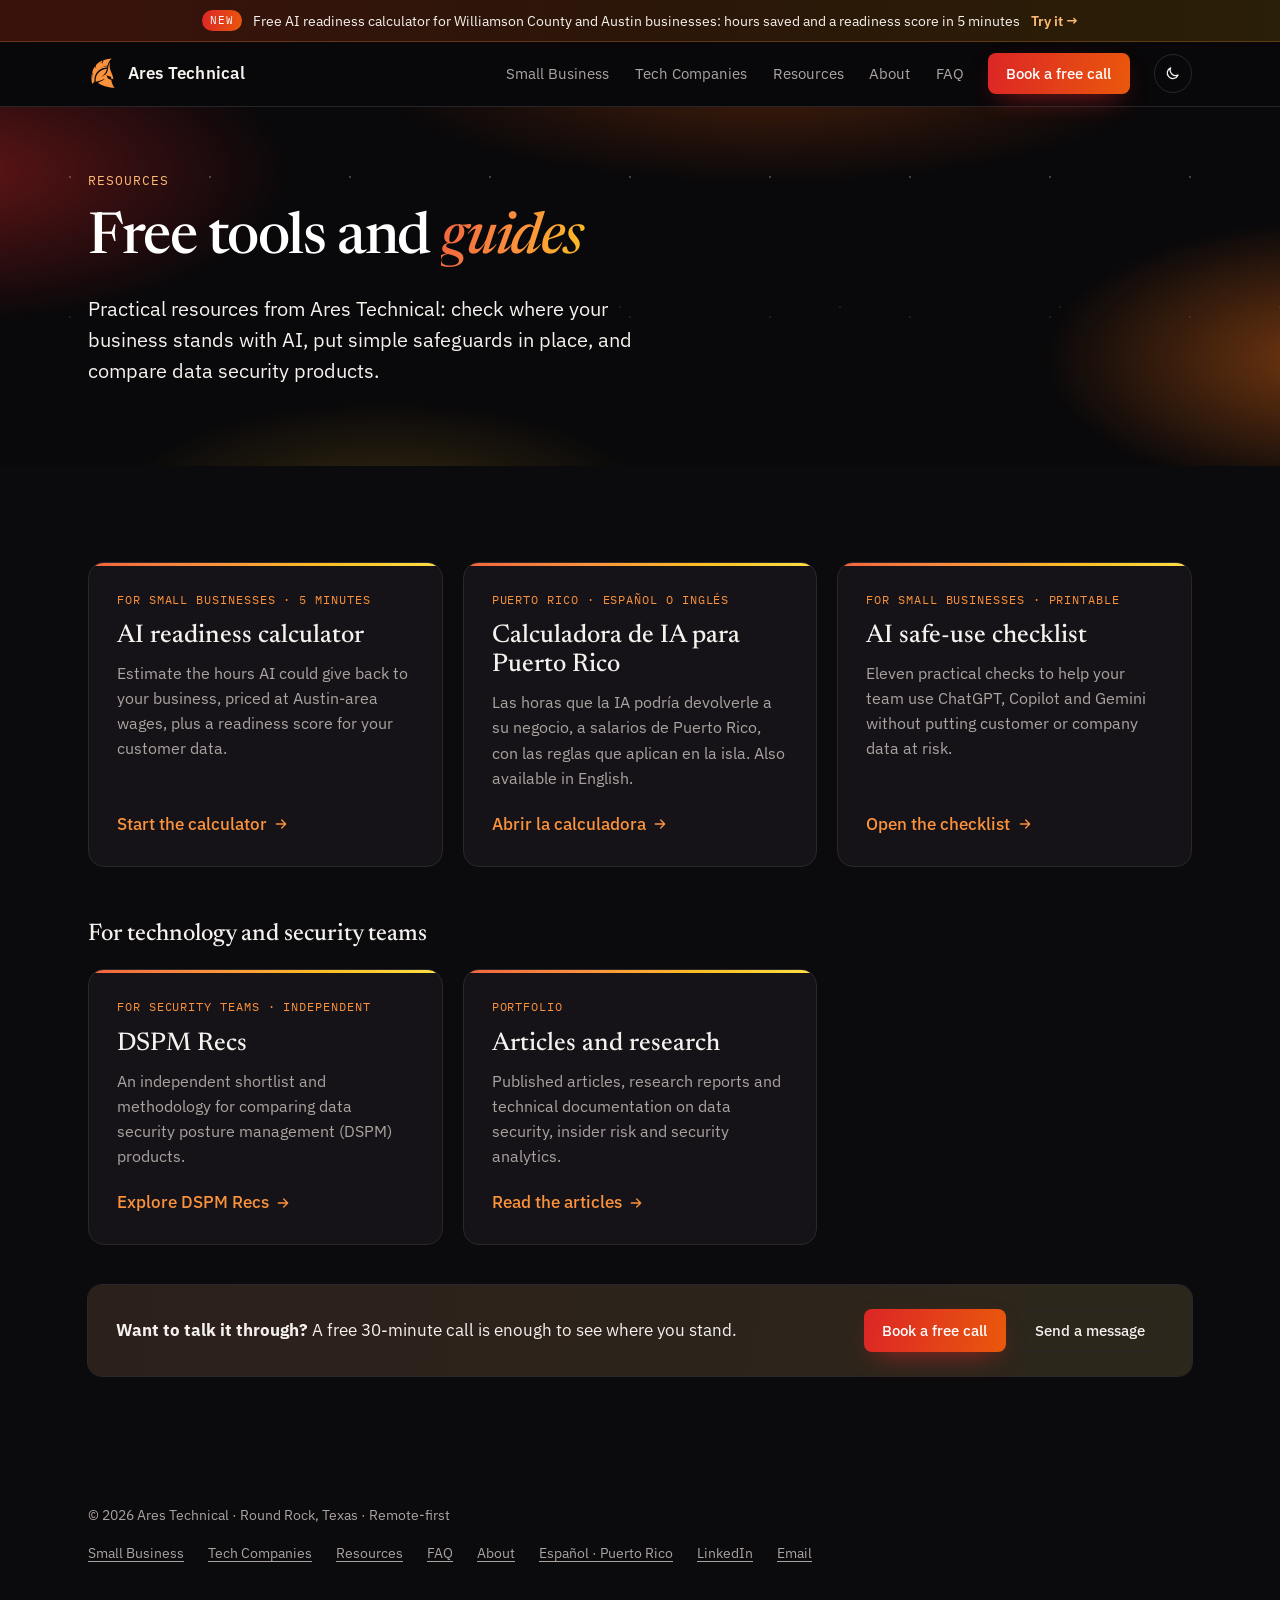
<file: resources/index.html>
<!DOCTYPE html>
<html lang="en">
<head>
<script>document.documentElement.classList.add("js");var t=null;try{t=localStorage.getItem("fj-theme")}catch(e){}document.documentElement.setAttribute("data-theme",t||"dark")</script>
<meta charset="utf-8">
<meta name="viewport" content="width=device-width, initial-scale=1, viewport-fit=cover">
<title>Resources — Ares Technical</title>
<meta name="description" content="Free tools and guides from Ares Technical: an AI readiness calculator, a printable AI safe-use checklist for small businesses, and DSPM Recs.">
<link rel="canonical" href="https://arestechnical.com/resources/">
<link rel="icon" href="/favicon.svg" type="image/svg+xml"><link rel="apple-touch-icon" href="/apple-touch-icon.png">
<meta property="og:type" content="website">
<meta property="og:site_name" content="Ares Technical">
<meta property="og:title" content="Resources — Ares Technical">
<meta property="og:description" content="Put AI to work. Keep your data safe. Plain-language AI adoption help for small businesses.">
<meta property="og:url" content="https://arestechnical.com/resources/">
<meta name="twitter:card" content="summary">
<meta name="theme-color" content="#09080A">
<link rel="preconnect" href="https://fonts.googleapis.com">
<link rel="preconnect" href="https://fonts.gstatic.com" crossorigin>
<link href="https://fonts.googleapis.com/css2?family=Newsreader:ital,opsz,wght@0,6..72,400;0,6..72,500;1,6..72,400&family=IBM+Plex+Sans:wght@400;500;600&family=IBM+Plex+Mono:wght@400;500&display=swap" rel="stylesheet">

<link rel="stylesheet" href="/assets/site.css?v=1">
<style>
.about-body .roles{list-style:none; margin:1.5rem 0; padding:0}
.about-body .roles li{display:grid; grid-template-columns:9rem 1fr; gap:1rem; padding:.7rem 0; border-top:1px solid var(--rule); font-size:.95rem}
.about-body .roles span{font-family:var(--mono); color:var(--muted); font-size:.82rem}
@media (max-width:860px){ .about{grid-template-columns:1fr; gap:2rem} .about-body .roles li{grid-template-columns:1fr; gap:.1rem} }
/* AI page */
nav.site a[aria-current="page"]{color:#fff}
.readout.snap col.cap{width:62%}
.readout.snap td:last-child, .readout.snap th:last-child{white-space:nowrap}
.pain{list-style:none; margin:0; padding:0; display:grid; grid-template-columns:repeat(2,1fr); gap:1.25rem}
.pain li{background:var(--surface); border:1px solid var(--rule); border-radius:14px; padding:1.4rem 1.5rem 1.4rem 3.4rem; position:relative}
.pain li::before{content:"?"; position:absolute; left:1.2rem; top:1.25rem; width:1.5rem; height:1.5rem; border-radius:50%; display:grid; place-items:center; font:600 .85rem/1 var(--sans); color:#fff; background:var(--btn)}
.pain b{display:block; margin-bottom:.25rem}
.pain p{margin:0; color:var(--muted); font-size:.98rem}
.pain-note{margin:2rem 0 0; font-size:1.1rem; max-width:44rem}
@media (max-width:760px){ .pain{grid-template-columns:1fr} }
.svc .tag{display:inline-block; margin-left:.5rem; font-family:var(--mono); font-size:.68rem; letter-spacing:.06em; text-transform:uppercase; padding:.15rem .5rem; border-radius:999px; color:#fff; background:var(--btn); vertical-align:middle}
.svc .gets{list-style:none; margin:0 0 1rem; padding:0; font-size:.94rem}
.svc .gets li{padding:.3rem 0 .3rem 1.4rem; position:relative; border-top:1px dashed var(--rule)}
.svc .gets li::before{content:""; position:absolute; left:.1rem; top:.75rem; width:.55rem; height:.55rem; border-radius:2px; background:var(--grad)}
.svc-grid.two{grid-template-columns:repeat(2,1fr)}
@media (max-width:620px){ .svc-grid.two{grid-template-columns:1fr} }
.svc.start{background:linear-gradient(140deg, color-mix(in srgb,var(--c2) 12%, var(--surface)), color-mix(in srgb,var(--c4) 14%, var(--surface)))}
.why{list-style:none; margin:0; padding:0; display:grid; grid-template-columns:repeat(3,1fr); gap:2rem}
.why h3{font-family:var(--serif); font-weight:500; font-size:1.45rem; margin:0 0 .5rem}
.why p{margin:0; color:var(--muted)}
.why li{border-top:2px solid; border-image:var(--grad) 1; padding-top:1.1rem}
@media (max-width:860px){ .why{grid-template-columns:1fr} }
.back-tech{margin:2.5rem 0 0; font-size:.95rem; color:var(--muted)}
/* Use cases */
.uses{list-style:none; margin:0; padding:0; display:grid; grid-template-columns:repeat(2,1fr); gap:1.25rem}
.uses > li{background:var(--surface); border:1px solid var(--rule); border-radius:14px; padding:1.5rem 1.6rem; position:relative; overflow:hidden}
.uses > li::before{content:""; position:absolute; inset:0 0 auto 0; height:3px; background:var(--grad)}
.uses h3{font-size:1.1rem; font-weight:600; margin:0 0 .2rem}
.uses > li > p{margin:0 0 .8rem; color:var(--muted); font-size:.92rem}
.uses ul{margin:0; padding-left:1.1rem; font-size:.97rem}
.uses ul li{margin:.25rem 0}
.uses ul li::marker{color:var(--accent)}
@media (max-width:760px){ .uses{grid-template-columns:1fr} }
.why{grid-template-columns:repeat(2,1fr)}
@media (max-width:760px){ .why{grid-template-columns:1fr} }
.faq-more{margin:1.25rem 0 0; font-weight:500}
/* Resources */
.page-hero{padding:4rem 0 3rem}
.page-hero h1{font-size:clamp(2.4rem,5vw,3.6rem)}
.res-grid{list-style:none; margin:0; padding:0; display:grid; grid-template-columns:repeat(3,1fr); gap:1.25rem}
.res-card{position:relative; overflow:hidden; display:flex; flex-direction:column; height:100%; text-decoration:none; color:var(--ink); background:var(--surface); border:1px solid var(--rule); border-radius:16px; padding:1.75rem; transition:transform .2s, box-shadow .2s}
.res-card::before{content:""; position:absolute; inset:0 0 auto 0; height:3px; background:var(--grad)}
.res-card:hover{transform:translateY(-2px); box-shadow:0 24px 60px -34px rgba(234, 88, 12,.55)}
.res-tag{font-family:var(--mono); font-size:.72rem; letter-spacing:.08em; text-transform:uppercase; color:var(--accent); margin-bottom:.8rem}
.res-card h2{font-family:var(--serif); font-weight:500; font-size:1.6rem; line-height:1.15; margin:0 0 .6rem}
.res-card p{color:var(--muted); margin:0 0 1.25rem; font-size:.98rem}
.res-go{margin-top:auto; display:inline-flex; align-items:center; gap:.4rem; font-weight:500; color:var(--accent)}
.res-go svg{width:1rem; height:1rem; transition:transform .2s}
.res-card:hover .res-go svg{transform:translateX(3px)}
.res-sub{margin:3rem 0 1rem; font-family:var(--serif); font-weight:500; font-size:1.5rem}
@media (max-width:900px){ .res-grid{grid-template-columns:1fr} }
/* Calculator promo bar */
.promo{background:linear-gradient(90deg,#3A120C,#2B1608 50%,#2A1F07); border-bottom:1px solid rgba(251,146,60,.25)}
.promo a{display:flex; align-items:center; justify-content:center; gap:.7rem; padding:.55rem 1rem; color:#F6F2EE; text-decoration:none; font-size:.9rem; text-align:center}
.promo-tag{font-family:var(--mono); font-size:.68rem; letter-spacing:.08em; text-transform:uppercase; padding:.12rem .5rem; border-radius:999px; background:linear-gradient(100deg,#DC2626,#EA580C); color:#fff; flex:none}
.promo-go{font-weight:600; color:#FDBA74; white-space:nowrap}
.promo a:hover .promo-go{text-decoration:underline; text-underline-offset:.2em}
.promo-short{display:none}
@media (max-width:760px){ .promo-long{display:none} .promo-short{display:inline} }
@media print{ .promo{display:none} }
</style>
</head>
<body>
<a class="skip" href="#main">Skip to content</a>

<div class="promo"><a href="/ai/calculator/"><span class="promo-tag">New</span><span class="promo-long">Free AI readiness calculator for Williamson County and Austin businesses: hours saved and a readiness score in 5 minutes</span><span class="promo-short">Free 5-minute AI readiness calculator</span><span class="promo-go">Try it →</span></a></div>
<header class="site">
  <div class="wrap">
    <a class="brand" href="/" aria-label="Ares Technical, home">
      <svg viewBox="24 26 174 210" aria-hidden="true"><path fill="#FB923C" d="M190.05373,232.22569c-38.69679-1.77901-85.65598-11.48381-115.0988-35.66835 c17.7553-7.26927,33.64081-15.70074,48.43978-27.26381c-7.61177,2.49298-13.9633,5.43839-20.97958,8.36829 c-13.78454,5.75626-27.86847,9.72964-42.62123,12.2838c-6.36628-40.32397,20.77831-78.47913,59.70861-87.05015 c6.15701-1.35555,11.75313-2.3353,17.24075-1.28734c-6.60068,26.11547-17.07929,39.62914-39.51367,53.1932 c10.62619-3.05455,20.36779-8.10307,28.81535-15.39772c25.76861-22.25175,12.63889-58.99164,31.82574-84.36465 c-4.86778,22.35002-2.64728,43.52696,6.53474,63.65442l9.37596,23.53486c3.98619,10.00583,5.8629,20.08717,7.23099,31.19537 c-5.10312-1.70947-9.09077-3.40735-14.05981-4.65944l-3.3217-12.40889c-0.41736-1.55908-4.16606-2.38821-5.62183-2.06125 c-3.38739,0.76079-4.4037-1.71819-6.54984-2.61589l-17.14835-7.17307c3.41776,17.46814,14.07063,29.43126,32.35899,32.14139 C170.47723,196.5249,175.72119,216.81497,190.05373,232.22569z M126.0826,212.51891 c0.19595,3.00414,2.48534,2.41803,4.21452,3.12833c15.00339,6.16302,30.54568,9.78931,46.71219,9.95749 c-8.48077-11.66739-14.95459-23.20631-18.10243-36.62888c-0.43842-1.86938,0.73158-4.04985-2.02188-4.95168 c1.33734,13.12807,4.27676,25.8719,11.16353,37.02191C154.73412,220.39615,139.87511,217.168,126.0826,212.51891z M36.93874,168.06996l0.39012-17.83859c0.0876-4.00565,1.00231-7.54016,2.62286-11.48424 c2.0474,1.60234,2.12848,4.21394,5.04054,4.44205c-3.87282-6.02692-7.34338-11.923-9.9669-19.1961 c3.87796-15.26764,10.56954-29.30566,19.99451-41.65127c2.01585,6.32501,4.05193,11.75084,6.99636,17.20699 c-0.4136-8.23543-3.12237-15.82978-1.4477-23.68141c11.63688-14.11447,26.51136-23.98346,43.66889-31.94493 c0.96149,2.82162,0.72519,5.38645,0.14361,8.12138c-6.48997,4.99878-13.88375,8.15697-19.31773,14.61973 c6.69287-3.72936,11.64832-8.68753,19.53332-11.38976l2.03757,13.3707c1.27792-9.75041,2.60239-18.46772,6.11794-27.78623 c10.12741-4.24632,20.92062-6.65197,32.03397-8.36202c8.13722-1.27642,15.6815-2.7947,24.41966-2.71923 c-14.1516,12.90162-23.9364,28.87504-28.39496,47.70346c-14.91345,1.60735-28.36908,6.29581-41.41745,13.31133 c-2.36818,1.27327-5.46661,1.72504-6.17988,4.96204c14.17753-8.87474,29.99248-12.96122,46.46317-13.34338 c-1.01979,3.33801-0.93916,6.10391-1.17871,9.74004c-45.86707,0.29337-83.73877,32.29144-87.96905,78.13308 c-0.62438,6.7661-0.25181,13.02094-0.33815,19.89554c-0.7036,2.55115-4.18911,4.12608-5.95784,5.77713l-9.69847,9.05327 c-5.35534-23.68015-6.21622-48.22421-1.55536-72.88571c3.66554,1.55774,3.84235,4.69766,3.32884,8.08817 C35.06784,148.39973,34.47336,158.99934,36.93874,168.06996z M37.74517,170.17203l-0.02736,0.6516v0.67438l0.02736,0.65161 l0.02735-0.65161v-0.67438L37.74517,170.17203z M126.0826,212.51891c13.7925,4.64909,28.65151,7.87724,41.96592,8.52718 c-6.88676-11.15001-9.82619-23.89384-11.16353-37.02191c2.75346,0.90182,1.58347,3.08229,2.02188,4.95168 c3.14784,13.42256,9.62166,24.96149,18.10243,36.62888c-16.1665-0.16818-31.7088-3.79446-46.71219-9.95749 C128.56795,214.93694,126.27856,215.52304,126.0826,212.51891z"/></svg>
      <span>Ares Technical</span>
    </a>
    <nav class="site" id="siteNav" aria-label="Main">
      <ul>
        <li><a href="/">Small Business</a></li>
        <li><a href="/tech/">Tech Companies</a></li>
        <li><a href="/resources/" aria-current="page">Resources</a></li>
        <li><a href="/fernando/">About</a></li>
        <li><a href="/faq/">FAQ</a></li>
      </ul>
    </nav>
    <a class="btn btn-primary hdr-cta" href="https://calendly.com/fernando-jorge-arestechnical/30min" target="_blank" rel="noopener">Book a free call</a>
    <button class="icon-btn theme-btn" type="button" id="themeBtn" aria-label="Switch color theme"><svg class="sun" viewBox="0 0 24 24" fill="none" stroke="currentColor" stroke-width="1.8" stroke-linecap="round"><circle cx="12" cy="12" r="4.2"/><path d="M12 2.5v2.2M12 19.3v2.2M4.6 4.6l1.6 1.6M17.8 17.8l1.6 1.6M2.5 12h2.2M19.3 12h2.2M4.6 19.4l1.6-1.6M17.8 6.2l1.6-1.6"/></svg><svg class="moon" viewBox="0 0 24 24" fill="none" stroke="currentColor" stroke-width="1.8" stroke-linejoin="round"><path d="M20 14.5A8 8 0 0 1 9.5 4a8 8 0 1 0 10.5 10.5z"/></svg></button>
    <button class="icon-btn menu-btn" type="button" id="menuBtn" aria-label="Open menu" aria-expanded="false" aria-controls="siteNav"><svg viewBox="0 0 24 24" fill="none" stroke="currentColor" stroke-width="2" stroke-linecap="round"><path d="M4 7h16M4 12h16M4 17h16"/></svg></button>
  </div>
</header>

<main id="main">
<span id="top"></span>
<section class="hero page-hero">
  <div class="wrap">
    <div>
      <p class="eyebrow">Resources</p>
      <h1>Free tools and <em>guides</em></h1>
      <p class="lede">Practical resources from Ares Technical: check where your business stands with AI, put simple safeguards in place, and compare data security products.</p>
    </div>
  </div>
</section>

<section class="block">
  <div class="wrap">
    <ul class="res-grid">
      <li><a class="res-card" href="/ai/calculator/"><span class="res-tag">For small businesses · 5 minutes</span><h2>AI readiness calculator</h2><p>Estimate the hours AI could give back to your business, priced at Austin-area wages, plus a readiness score for your customer data.</p><span class="res-go">Start the calculator <svg viewBox="0 0 24 24" fill="none" stroke="currentColor" stroke-width="2" stroke-linecap="round" stroke-linejoin="round" aria-hidden="true"><path d="M5 12h14M13 6l6 6-6 6"/></svg></span></a></li>
      <li><a class="res-card" href="/pr/calculator/" lang="es"><span class="res-tag">Puerto Rico · español o inglés</span><h2>Calculadora de IA para Puerto Rico</h2><p>Las horas que la IA podría devolverle a su negocio, a salarios de Puerto Rico, con las reglas que aplican en la isla. Also available in English.</p><span class="res-go">Abrir la calculadora <svg viewBox="0 0 24 24" fill="none" stroke="currentColor" stroke-width="2" stroke-linecap="round" stroke-linejoin="round" aria-hidden="true"><path d="M5 12h14M13 6l6 6-6 6"/></svg></span></a></li>
      <li><a class="res-card" href="/ai/checklist/"><span class="res-tag">For small businesses · printable</span><h2>AI safe-use checklist</h2><p>Eleven practical checks to help your team use ChatGPT, Copilot and Gemini without putting customer or company data at risk.</p><span class="res-go">Open the checklist <svg viewBox="0 0 24 24" fill="none" stroke="currentColor" stroke-width="2" stroke-linecap="round" stroke-linejoin="round" aria-hidden="true"><path d="M5 12h14M13 6l6 6-6 6"/></svg></span></a></li>
    </ul>
    <h2 class="res-sub">For technology and security teams</h2>
    <ul class="res-grid">
      <li><a class="res-card" href="/dspm/"><span class="res-tag">For security teams · independent</span><h2>DSPM Recs</h2><p>An independent shortlist and methodology for comparing data security posture management (DSPM) products.</p><span class="res-go">Explore DSPM Recs <svg viewBox="0 0 24 24" fill="none" stroke="currentColor" stroke-width="2" stroke-linecap="round" stroke-linejoin="round" aria-hidden="true"><path d="M5 12h14M13 6l6 6-6 6"/></svg></span></a></li>
      <li><a class="res-card" href="/fernando/#blog"><span class="res-tag">Portfolio</span><h2>Articles and research</h2><p>Published articles, research reports and technical documentation on data security, insider risk and security analytics.</p><span class="res-go">Read the articles <svg viewBox="0 0 24 24" fill="none" stroke="currentColor" stroke-width="2" stroke-linecap="round" stroke-linejoin="round" aria-hidden="true"><path d="M5 12h14M13 6l6 6-6 6"/></svg></span></a></li>
    </ul>
    <div class="mid-cta">
      <p><strong>Want to talk it through?</strong> A free 30-minute call is enough to see where you stand.</p>
      <div class="mid-cta-btns"><a class="btn btn-primary" href="https://calendly.com/fernando-jorge-arestechnical/30min" target="_blank" rel="noopener">Book a free call</a><a class="btn btn-ghost" href="/#contact">Send a message</a></div>
    </div>
  </div>
</section>
</main>
<div class="toast" id="toast" role="status" aria-live="polite"></div>

<footer class="site">
  <div class="wrap">
    <span>© <span id="yr">2026</span> Ares Technical · Round Rock, Texas · Remote-first</span>
    <ul>
      <li><a href="/">Small Business</a></li>
      <li><a href="/tech/">Tech Companies</a></li>
      <li><a href="/resources/">Resources</a></li>
      <li><a href="/faq/">FAQ</a></li>
      <li><a href="/fernando/">About</a></li>
      <li><a href="/pr/" hreflang="es" lang="es">Español · Puerto Rico</a></li>
      <li><a href="https://www.linkedin.com/in/fernando-jorge" target="_blank" rel="noopener">LinkedIn</a></li>
      <li><a href="mailto:info@arestechnical.com">Email</a></li>
    </ul>
  </div>
</footer>

<script>
(function(){
  var root=document.documentElement, reduce=matchMedia("(prefers-reduced-motion: reduce)").matches;
  document.getElementById("yr").textContent=new Date().getFullYear();

  // theme (shared with the portfolio)
  document.getElementById("themeBtn").addEventListener("click",function(){
    var cur=root.getAttribute("data-theme")||(matchMedia("(prefers-color-scheme: dark)").matches?"dark":"light");
    var next=cur==="dark"?"light":"dark"; root.setAttribute("data-theme",next);
    try{localStorage.setItem("fj-theme",next)}catch(e){}
  });

  // mobile menu
  var nav=document.getElementById("siteNav"), mb=document.getElementById("menuBtn");
  function setMenu(open){nav.classList.toggle("open",open); mb.setAttribute("aria-expanded",String(open)); mb.setAttribute("aria-label",open?"Close menu":"Open menu")}
  mb.addEventListener("click",function(){setMenu(!nav.classList.contains("open"))});
  nav.addEventListener("click",function(e){if(e.target.closest("a"))setMenu(false)});
  addEventListener("keydown",function(e){if(e.key==="Escape")setMenu(false)});



  // email fallbacks: copy address
  var toast=document.getElementById("toast"), tt;
  function say(msg){toast.textContent=msg; toast.classList.add("show"); clearTimeout(tt); tt=setTimeout(function(){toast.classList.remove("show")},3200)}
  function copy(text){
    if(navigator.clipboard&&window.isSecureContext){return navigator.clipboard.writeText(text)}
    return new Promise(function(res,rej){var ta=document.createElement("textarea"); ta.value=text; ta.setAttribute("readonly",""); ta.style.position="fixed"; ta.style.opacity="0"; document.body.appendChild(ta); ta.select(); try{document.execCommand("copy")?res():rej()}catch(e){rej(e)} document.body.removeChild(ta)});
  }
  [].forEach.call(document.querySelectorAll("[data-copy]"),function(b){b.addEventListener("click",function(){
    var a=b.getAttribute("data-copy");
    copy(a).then(function(){say("Copied "+a)},function(){say("Email: "+a)});
  })});


  var pre=new URLSearchParams(location.search).get("service"), sel=document.getElementById("f-service");
  if(pre&&sel){[].forEach.call(sel.options,function(o){if(o.value.toLowerCase().indexOf(pre.toLowerCase())>-1)sel.value=o.value})}
  // contact form → Formspree (AJAX, with normal POST as the no-JS fallback)
  var form=document.getElementById("contactForm");
  if(form && window.fetch){
    var ok=document.getElementById("formSuccess"), formErr=document.getElementById("e-form"), btn=form.querySelector(".f-submit"), btnHTML=btn.innerHTML;
    var msgs={name:"Please add your name.",email:"Please enter a valid email address.",message:"Please tell me a little about your business."};
    function setErr(name,msg){
      var el=form.elements[name], out=document.getElementById("e-"+name);
      if(el)el.setAttribute("aria-invalid",msg?"true":"false");
      if(out)out.textContent=msg||"";
    }
    function check(){
      var first=null;
      ["name","email","message"].forEach(function(n){
        var el=form.elements[n], bad=!el.value.trim()||(n==="email"&&!el.checkValidity());
        setErr(n,bad?msgs[n]:""); if(bad&&!first)first=el;
      });
      return first;
    }
    ["name","email","message"].forEach(function(n){form.elements[n].addEventListener("input",function(){if(this.getAttribute("aria-invalid")==="true")setErr(n,"")})});
    form.addEventListener("submit",function(e){
      e.preventDefault(); formErr.textContent="";
      var bad=check(); if(bad){bad.focus(); return}
      btn.disabled=true; btn.textContent="Sending…";
      fetch(form.action,{method:"POST",body:new FormData(form),headers:{"Accept":"application/json"}})
        .then(function(r){return r.json().catch(function(){return{}}).then(function(d){return{ok:r.ok,d:d}})})
        .then(function(res){
          if(res.ok){form.hidden=true; ok.hidden=false; ok.focus(); form.reset(); return}
          var errs=(res.d&&res.d.errors)||[], shown=false;
          errs.forEach(function(x){ if(x.field&&document.getElementById("e-"+x.field)){setErr(x.field,x.message);shown=true} });
          formErr.textContent=shown?"Please fix the highlighted fields.":((errs[0]&&errs[0].message)||"Something went wrong sending your message. Please try again, or email info@arestechnical.com.");
        })
        .catch(function(){formErr.textContent="Couldn’t reach the form service. Check your connection and try again, or email info@arestechnical.com."})
        .then(function(){btn.disabled=false; btn.innerHTML=btnHTML});
    });
  }


  // reveal on scroll
  if("IntersectionObserver" in window && !reduce){
    var io=new IntersectionObserver(function(es){es.forEach(function(e){if(e.isIntersecting){e.target.classList.add("in"); io.unobserve(e.target)}})},{rootMargin:"0px 0px -8% 0px"});
    [].forEach.call(document.querySelectorAll(".res-card, .mid-cta"),function(el){
      if(el.getBoundingClientRect().top>innerHeight){el.classList.add("rv"); io.observe(el)}
    });
  }
})();
</script>
</body>
</html>
</file>
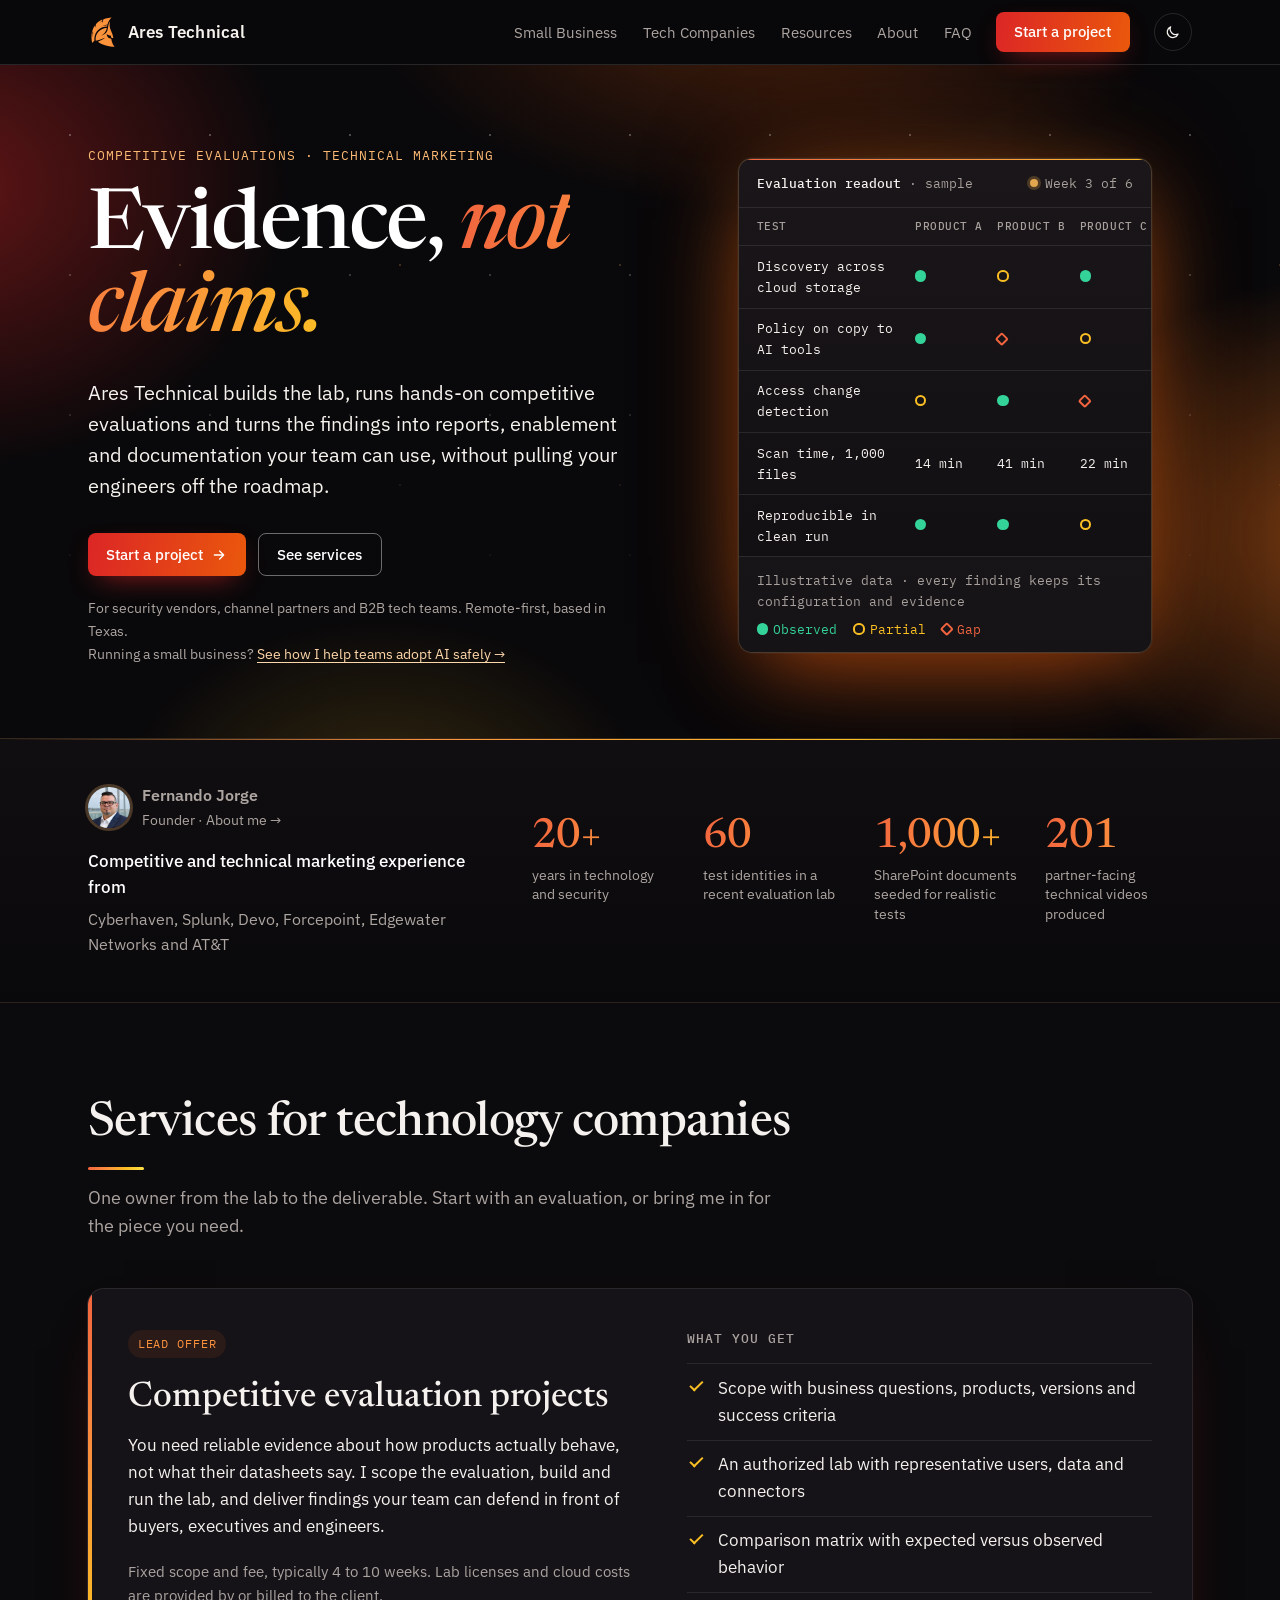
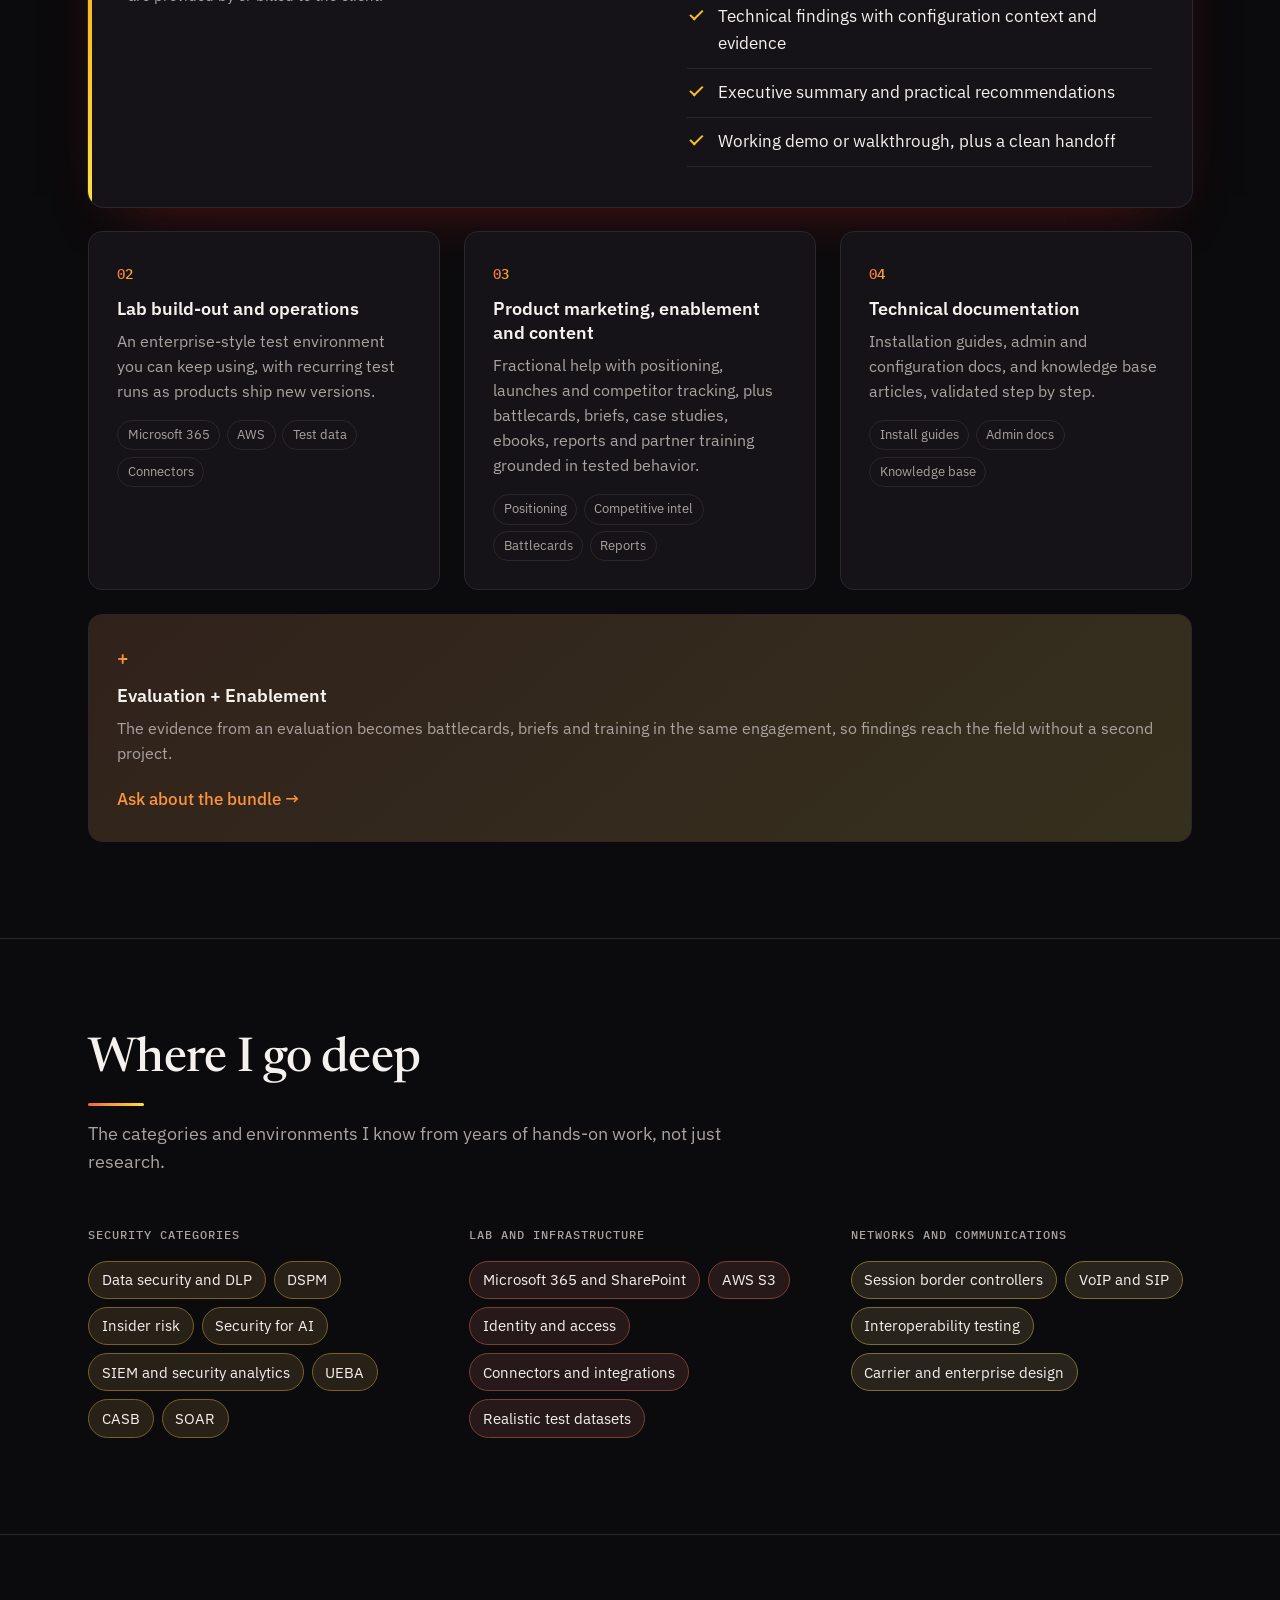
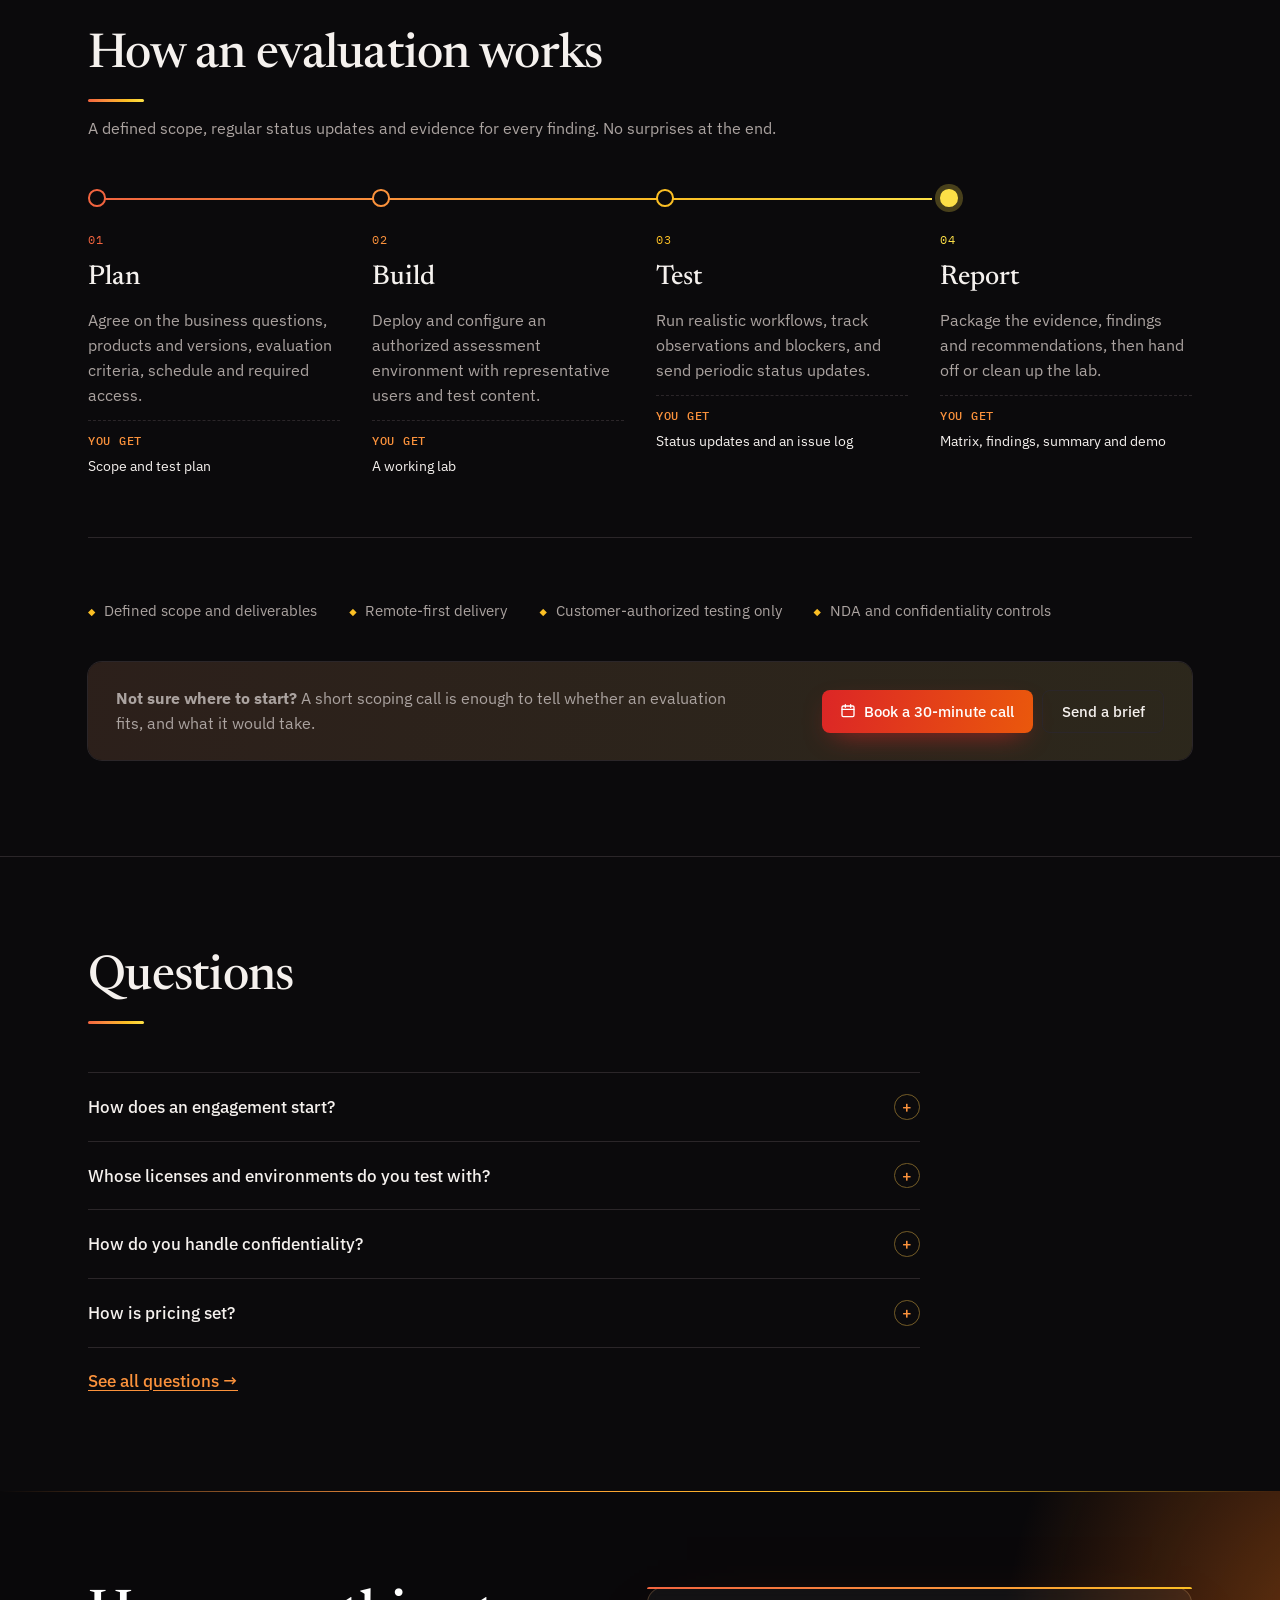
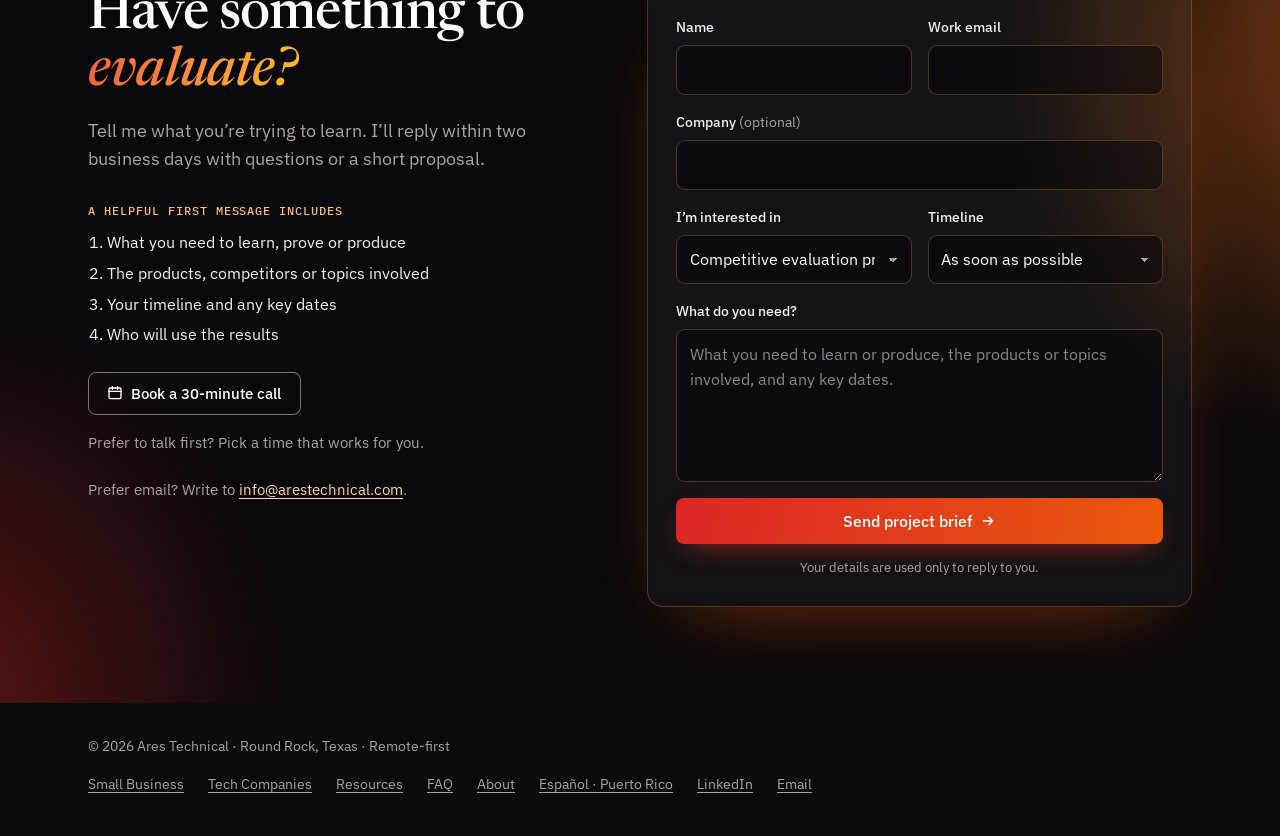
<file: tech/index.html>
<!DOCTYPE html>
<html lang="en">
<head>
<script>document.documentElement.classList.add("js");var t=null;try{t=localStorage.getItem("fj-theme")}catch(e){}document.documentElement.setAttribute("data-theme",t||"dark")</script>
<meta charset="utf-8">
<meta name="viewport" content="width=device-width, initial-scale=1, viewport-fit=cover">
<title>Ares Technical — Competitive Evaluations and Technical Marketing for Tech Companies</title>
<meta name="description" content="Ares Technical builds the lab, runs hands-on competitive evaluations and turns the findings into reports, enablement and documentation your team can use. Security, B2B tech and AI adoption for small businesses, remote-first.">
<link rel="canonical" href="https://arestechnical.com/tech/">
<link rel="icon" href="/favicon.svg" type="image/svg+xml"><link rel="apple-touch-icon" href="/apple-touch-icon.png">
<meta property="og:type" content="website">
<meta property="og:site_name" content="Ares Technical">
<meta property="og:title" content="Ares Technical — Evidence, not claims">
<meta property="og:description" content="Hands-on competitive evaluations, lab build-out and technical marketing for security vendors, channel partners and B2B tech.">
<meta property="og:url" content="https://arestechnical.com/tech/">
<meta name="twitter:card" content="summary">
<meta name="theme-color" content="#09080A">
<link rel="preconnect" href="https://fonts.googleapis.com">
<link rel="preconnect" href="https://fonts.gstatic.com" crossorigin>
<link href="https://fonts.googleapis.com/css2?family=Newsreader:ital,opsz,wght@0,6..72,400;0,6..72,500;1,6..72,400&family=IBM+Plex+Sans:wght@400;500;600&family=IBM+Plex+Mono:wght@400;500&display=swap" rel="stylesheet">
<script type="application/ld+json">
{"@context":"https://schema.org","@type":"ProfessionalService","logo":"https://arestechnical.com/assets/brand/ares-helmet-512.png","name":"Ares Technical","url":"https://arestechnical.com/","email":"info@arestechnical.com","description":"Hands-on competitive evaluations, lab build-out and operations, product marketing, content, sales enablement, technical documentation, and AI adoption consulting for small businesses.","areaServed":"US","address":{"@type":"PostalAddress","addressLocality":"Round Rock","addressRegion":"TX","addressCountry":"US"},"founder":{"@type":"Person","name":"Fernando Jorge","url":"https://arestechnical.com/fernando/","sameAs":["https://www.linkedin.com/in/fernando-jorge"]}}
</script>
<link rel="stylesheet" href="/assets/site.css?v=1">
<style>
.about-body .roles-h{font-family:var(--mono); font-weight:500; font-size:.76rem; letter-spacing:.08em; text-transform:uppercase; color:var(--accent); margin:2rem 0 .6rem}
.about-body .roles{list-style:none; margin:0 0 1.5rem; padding:0}
.about-body .roles li{display:grid; grid-template-columns:12rem 1fr; gap:1.25rem; padding:.75rem 0; border-top:1px solid var(--rule); font-size:.95rem}
.about-body .roles b{font-weight:600}
.about-body .roles span{color:var(--muted)}
@media (max-width:860px){ .about{grid-template-columns:1fr; gap:2rem} .about-body .roles li{grid-template-columns:1fr; gap:.2rem} }
.faq-more{margin:1.25rem 0 0; font-weight:500}
.svc-grid .bundle-tile{grid-column:1/-1}
.founder img.mono{display:block; object-fit:cover}
</style>
</head>
<body>
<a class="skip" href="#main">Skip to content</a>

<header class="site">
  <div class="wrap">
    <a class="brand" href="/" aria-label="Ares Technical, home">
      <svg viewBox="24 26 174 210" aria-hidden="true"><path fill="#FB923C" d="M190.05373,232.22569c-38.69679-1.77901-85.65598-11.48381-115.0988-35.66835 c17.7553-7.26927,33.64081-15.70074,48.43978-27.26381c-7.61177,2.49298-13.9633,5.43839-20.97958,8.36829 c-13.78454,5.75626-27.86847,9.72964-42.62123,12.2838c-6.36628-40.32397,20.77831-78.47913,59.70861-87.05015 c6.15701-1.35555,11.75313-2.3353,17.24075-1.28734c-6.60068,26.11547-17.07929,39.62914-39.51367,53.1932 c10.62619-3.05455,20.36779-8.10307,28.81535-15.39772c25.76861-22.25175,12.63889-58.99164,31.82574-84.36465 c-4.86778,22.35002-2.64728,43.52696,6.53474,63.65442l9.37596,23.53486c3.98619,10.00583,5.8629,20.08717,7.23099,31.19537 c-5.10312-1.70947-9.09077-3.40735-14.05981-4.65944l-3.3217-12.40889c-0.41736-1.55908-4.16606-2.38821-5.62183-2.06125 c-3.38739,0.76079-4.4037-1.71819-6.54984-2.61589l-17.14835-7.17307c3.41776,17.46814,14.07063,29.43126,32.35899,32.14139 C170.47723,196.5249,175.72119,216.81497,190.05373,232.22569z M126.0826,212.51891 c0.19595,3.00414,2.48534,2.41803,4.21452,3.12833c15.00339,6.16302,30.54568,9.78931,46.71219,9.95749 c-8.48077-11.66739-14.95459-23.20631-18.10243-36.62888c-0.43842-1.86938,0.73158-4.04985-2.02188-4.95168 c1.33734,13.12807,4.27676,25.8719,11.16353,37.02191C154.73412,220.39615,139.87511,217.168,126.0826,212.51891z M36.93874,168.06996l0.39012-17.83859c0.0876-4.00565,1.00231-7.54016,2.62286-11.48424 c2.0474,1.60234,2.12848,4.21394,5.04054,4.44205c-3.87282-6.02692-7.34338-11.923-9.9669-19.1961 c3.87796-15.26764,10.56954-29.30566,19.99451-41.65127c2.01585,6.32501,4.05193,11.75084,6.99636,17.20699 c-0.4136-8.23543-3.12237-15.82978-1.4477-23.68141c11.63688-14.11447,26.51136-23.98346,43.66889-31.94493 c0.96149,2.82162,0.72519,5.38645,0.14361,8.12138c-6.48997,4.99878-13.88375,8.15697-19.31773,14.61973 c6.69287-3.72936,11.64832-8.68753,19.53332-11.38976l2.03757,13.3707c1.27792-9.75041,2.60239-18.46772,6.11794-27.78623 c10.12741-4.24632,20.92062-6.65197,32.03397-8.36202c8.13722-1.27642,15.6815-2.7947,24.41966-2.71923 c-14.1516,12.90162-23.9364,28.87504-28.39496,47.70346c-14.91345,1.60735-28.36908,6.29581-41.41745,13.31133 c-2.36818,1.27327-5.46661,1.72504-6.17988,4.96204c14.17753-8.87474,29.99248-12.96122,46.46317-13.34338 c-1.01979,3.33801-0.93916,6.10391-1.17871,9.74004c-45.86707,0.29337-83.73877,32.29144-87.96905,78.13308 c-0.62438,6.7661-0.25181,13.02094-0.33815,19.89554c-0.7036,2.55115-4.18911,4.12608-5.95784,5.77713l-9.69847,9.05327 c-5.35534-23.68015-6.21622-48.22421-1.55536-72.88571c3.66554,1.55774,3.84235,4.69766,3.32884,8.08817 C35.06784,148.39973,34.47336,158.99934,36.93874,168.06996z M37.74517,170.17203l-0.02736,0.6516v0.67438l0.02736,0.65161 l0.02735-0.65161v-0.67438L37.74517,170.17203z M126.0826,212.51891c13.7925,4.64909,28.65151,7.87724,41.96592,8.52718 c-6.88676-11.15001-9.82619-23.89384-11.16353-37.02191c2.75346,0.90182,1.58347,3.08229,2.02188,4.95168 c3.14784,13.42256,9.62166,24.96149,18.10243,36.62888c-16.1665-0.16818-31.7088-3.79446-46.71219-9.95749 C128.56795,214.93694,126.27856,215.52304,126.0826,212.51891z"/></svg>
      <span>Ares Technical</span>
    </a>
    <nav class="site" id="siteNav" aria-label="Main">
      <ul>
        <li><a href="/">Small Business</a></li>
        <li><a href="/tech/" aria-current="page">Tech Companies</a></li>
        <li><a href="/resources/">Resources</a></li>
        <li><a href="/fernando/">About</a></li>
        <li><a href="/faq/">FAQ</a></li>
      </ul>
    </nav>
    <a class="btn btn-primary hdr-cta" href="#contact">Start a project</a>
    <button class="icon-btn theme-btn" type="button" id="themeBtn" aria-label="Switch color theme"><svg class="sun" viewBox="0 0 24 24" fill="none" stroke="currentColor" stroke-width="1.8" stroke-linecap="round"><circle cx="12" cy="12" r="4.2"/><path d="M12 2.5v2.2M12 19.3v2.2M4.6 4.6l1.6 1.6M17.8 17.8l1.6 1.6M2.5 12h2.2M19.3 12h2.2M4.6 19.4l1.6-1.6M17.8 6.2l1.6-1.6"/></svg><svg class="moon" viewBox="0 0 24 24" fill="none" stroke="currentColor" stroke-width="1.8" stroke-linejoin="round"><path d="M20 14.5A8 8 0 0 1 9.5 4a8 8 0 1 0 10.5 10.5z"/></svg></button>
    <button class="icon-btn menu-btn" type="button" id="menuBtn" aria-label="Open menu" aria-expanded="false" aria-controls="siteNav"><svg viewBox="0 0 24 24" fill="none" stroke="currentColor" stroke-width="2" stroke-linecap="round"><path d="M4 7h16M4 12h16M4 17h16"/></svg></button>
  </div>
</header>

<main id="main">
<span id="top"></span>
<section class="hero">
  <div class="wrap">
    <div>
      <p class="eyebrow">Competitive evaluations · Technical marketing</p>
      <h1>Evidence, <em>not claims.</em></h1>
      <p class="lede">Ares Technical builds the lab, runs hands-on competitive evaluations and turns the findings into reports, enablement and documentation your team can use, without pulling your engineers off the roadmap.</p>
      <div class="cta-row">
        <a class="btn btn-primary" href="#contact">Start a project <svg viewBox="0 0 24 24" fill="none" stroke="currentColor" stroke-width="2" stroke-linecap="round" stroke-linejoin="round"><path d="M5 12h14M13 6l6 6-6 6"/></svg></a>
        <a class="btn btn-ghost" href="#services">See services</a>
      </div>
      <p class="hero-note">For security vendors, channel partners and B2B tech teams. Remote-first, based in Texas.<br>Running a small business? <a href="/">See how I help teams adopt AI safely →</a></p>
    </div>

    <figure class="readout" id="readout" aria-label="Illustration of an evaluation readout comparing three products">
      <div class="readout-head"><span><b>Evaluation readout</b> · sample</span><span class="lamp">Week 3 of 6</span></div>
      <table>
        <colgroup><col class="cap"><col><col><col></colgroup>
        <thead><tr><th scope="col">Test</th><th scope="col"><span class="pre">Product </span>A</th><th scope="col"><span class="pre">Product </span>B</th><th scope="col"><span class="pre">Product </span>C</th></tr></thead>
        <tbody>
          <tr><td>Discovery across cloud storage</td><td><span class="mark m-ok"><i></i><b>Observed</b></span></td><td><span class="mark m-part"><i></i><b>Partial</b></span></td><td><span class="mark m-ok"><i></i><b>Observed</b></span></td></tr>
          <tr><td>Policy on copy to AI tools</td><td><span class="mark m-ok"><i></i><b>Observed</b></span></td><td><span class="mark m-gap"><i></i><b>Gap</b></span></td><td><span class="mark m-part"><i></i><b>Partial</b></span></td></tr>
          <tr><td>Access change detection</td><td><span class="mark m-part"><i></i><b>Partial</b></span></td><td><span class="mark m-ok"><i></i><b>Observed</b></span></td><td><span class="mark m-gap"><i></i><b>Gap</b></span></td></tr>
          <tr><td>Scan time, 1,000 files</td><td>14 min</td><td>41 min</td><td>22 min</td></tr>
          <tr><td>Reproducible in clean run</td><td><span class="mark m-ok"><i></i><b>Yes</b></span></td><td><span class="mark m-ok"><i></i><b>Yes</b></span></td><td><span class="mark m-part"><i></i><b>Retest</b></span></td></tr>
        </tbody>
      </table>
      <figcaption class="readout-foot"><span>Illustrative data · every finding keeps its configuration and evidence</span><span class="legend"><span class="mark m-ok"><i></i>Observed</span> <span class="mark m-part"><i></i>Partial</span> <span class="mark m-gap"><i></i>Gap</span></span></figcaption>
    </figure>
  </div>
</section>

<section class="band proof" aria-label="Experience">
  <div class="wrap">
    <div class="proof-lede"><a class="founder" href="/fernando/"><img class="mono" src="/assets/team/fernando.jpg" alt="" width="480" height="480" decoding="async"><span><b>Fernando Jorge</b>Founder · About me →</span></a><p><strong>Competitive and technical marketing experience from</strong>Cyberhaven, Splunk, Devo, Forcepoint, Edgewater Networks and AT&amp;T</p></div>
    <ul class="stats">
      <li><strong>20+</strong><span>years in technology and security</span></li>
      <li><strong>60</strong><span>test identities in a recent evaluation lab</span></li>
      <li><strong>1,000+</strong><span>SharePoint documents seeded for realistic tests</span></li>
      <li><strong>201</strong><span>partner-facing technical videos produced</span></li>
    </ul>
  </div>
</section>

<section class="block" id="services" aria-labelledby="svc-h">
  <div class="wrap">
    <div class="sec-head">
      <h2 id="svc-h">Services for technology companies</h2>
      <p>One owner from the lab to the deliverable. Start with an evaluation, or bring me in for the piece you need.</p>
    </div>

    <article class="lead-svc">
      <div>
        <p class="tag">Lead offer</p>
        <h3>Competitive evaluation projects</h3>
        <p>You need reliable evidence about how products actually behave, not what their datasheets say. I scope the evaluation, build and run the lab, and deliver findings your team can defend in front of buyers, executives and engineers.</p>
        <p class="fine">Fixed scope and fee, typically 4 to 10 weeks. Lab licenses and cloud costs are provided by or billed to the client.</p>
      </div>
      <div class="deliv">
        <h4>What you get</h4>
        <ul>
          <li>Scope with business questions, products, versions and success criteria</li>
          <li>An authorized lab with representative users, data and connectors</li>
          <li>Comparison matrix with expected versus observed behavior</li>
          <li>Technical findings with configuration context and evidence</li>
          <li>Executive summary and practical recommendations</li>
          <li>Working demo or walkthrough, plus a clean handoff</li>
        </ul>
      </div>
    </article>

    <ul class="svc-grid">
      <li class="svc">
        <span class="num">02</span>
        <h3>Lab build-out and operations</h3>
        <p>An enterprise-style test environment you can keep using, with recurring test runs as products ship new versions.</p>
        <ul class="chips"><li>Microsoft 365</li><li>AWS</li><li>Test data</li><li>Connectors</li></ul>
      </li>
      <li class="svc">
        <span class="num">03</span>
        <h3>Product marketing, enablement and content</h3>
        <p>Fractional help with positioning, launches and competitor tracking, plus battlecards, briefs, case studies, ebooks, reports and partner training grounded in tested behavior.</p>
        <ul class="chips"><li>Positioning</li><li>Competitive intel</li><li>Battlecards</li><li>Reports</li></ul>
      </li>
      <li class="svc">
        <span class="num">04</span>
        <h3>Technical documentation</h3>
        <p>Installation guides, admin and configuration docs, and knowledge base articles, validated step by step.</p>
        <ul class="chips"><li>Install guides</li><li>Admin docs</li><li>Knowledge base</li></ul>
      </li>
      <li class="svc bundle-tile">
        <span class="num">+</span>
        <h3>Evaluation + Enablement</h3>
        <p>The evidence from an evaluation becomes battlecards, briefs and training in the same engagement, so findings reach the field without a second project.</p>
        <a class="tile-go" href="#contact">Ask about the bundle →</a>
      </li>
    </ul>

  </div>
</section>

<section class="block" id="expertise" aria-labelledby="exp-h">
  <div class="wrap">
    <div class="sec-head">
      <h2 id="exp-h">Where I go deep</h2>
      <p>The categories and environments I know from years of hands-on work, not just research.</p>
    </div>
    <div class="exp">
      <div><h3>Security categories</h3><ul><li>Data security and DLP</li><li>DSPM</li><li>Insider risk</li><li>Security for AI</li><li>SIEM and security analytics</li><li>UEBA</li><li>CASB</li><li>SOAR</li></ul></div>
      <div><h3>Lab and infrastructure</h3><ul><li>Microsoft 365 and SharePoint</li><li>AWS S3</li><li>Identity and access</li><li>Connectors and integrations</li><li>Realistic test datasets</li></ul></div>
      <div><h3>Networks and communications</h3><ul><li>Session border controllers</li><li>VoIP and SIP</li><li>Interoperability testing</li><li>Carrier and enterprise design</li></ul></div>
    </div>
  </div>
</section>

<section class="block process" id="process" aria-labelledby="proc-h">
  <div class="wrap">
    <div class="sec-head">
      <h2 id="proc-h">How an evaluation works</h2>
      <p>A defined scope, regular status updates and evidence for every finding. No surprises at the end.</p>
    </div>
    <ol>
      <li><span class="dot"></span><span class="step">01</span><h3>Plan</h3><p>Agree on the business questions, products and versions, evaluation criteria, schedule and required access.</p><p class="out"><b>You get</b>Scope and test plan</p></li>
      <li><span class="dot"></span><span class="step">02</span><h3>Build</h3><p>Deploy and configure an authorized assessment environment with representative users and test content.</p><p class="out"><b>You get</b>A working lab</p></li>
      <li><span class="dot"></span><span class="step">03</span><h3>Test</h3><p>Run realistic workflows, track observations and blockers, and send periodic status updates.</p><p class="out"><b>You get</b>Status updates and an issue log</p></li>
      <li><span class="dot"></span><span class="step">04</span><h3>Report</h3><p>Package the evidence, findings and recommendations, then hand off or clean up the lab.</p><p class="out"><b>You get</b>Matrix, findings, summary and demo</p></li>
    </ol>
    <ul class="terms">
      <li>Defined scope and deliverables</li>
      <li>Remote-first delivery</li>
      <li>Customer-authorized testing only</li>
      <li>NDA and confidentiality controls</li>
    </ul>
    <div class="mid-cta">
      <p><strong>Not sure where to start?</strong> A short scoping call is enough to tell whether an evaluation fits, and what it would take.</p>
      <div class="mid-cta-btns"><a class="btn btn-primary" href="https://calendly.com/fernando-jorge-arestechnical/30min" target="_blank" rel="noopener"><svg viewBox="0 0 24 24" fill="none" stroke="currentColor" stroke-width="2" stroke-linecap="round" stroke-linejoin="round" aria-hidden="true"><rect x="3" y="4.5" width="18" height="16" rx="2"/><path d="M3 9.5h18M8 2.5v4M16 2.5v4"/></svg>Book a 30-minute call</a><a class="btn btn-ghost" href="#contact">Send a brief</a></div>
    </div>
  </div>
</section>

<section class="block" id="faq" aria-labelledby="faq-h">
  <div class="wrap">
    <div class="sec-head"><h2 id="faq-h">Questions</h2></div>
    <div class="faq">
      <details><summary>How does an engagement start?</summary><p>With a short call about what you need to learn and why (<a href="https://calendly.com/fernando-jorge-arestechnical/30min" target="_blank" rel="noopener">book one here</a>). If it’s a fit, I send a one-page proposal with scope, deliverables, timeline and a fixed fee. We sign an NDA before any detailed scoping.</p></details>
      <details><summary>Whose licenses and environments do you test with?</summary><p>Only ones you’re authorized to provide, or that we set up together under the vendors’ terms. Lab licenses and cloud costs are provided by or billed to the client, so you own the environment and the evidence.</p></details>
      <details><summary>How do you handle confidentiality?</summary><p>Findings, test data and lab access stay under NDA and are shared only with the people you name. At the end, the lab is handed off to your team or cleaned up, whichever you prefer.</p></details>
      <details><summary>How is pricing set?</summary><p>Evaluations and documentation sprints are fixed-fee projects. Fractional product marketing and lab operations are monthly retainers. Content and enablement assets can be priced per piece. You’ll know the full cost before we start.</p></details>
    </div>
      <p class="faq-more"><a href="/faq/#tech-companies">See all questions →</a></p>
  </div>
</section>

<section class="band contact" id="contact" aria-labelledby="contact-h">
  <div class="wrap">
    <div class="contact-intro">
      <h2 id="contact-h">Have something to <em>evaluate?</em></h2>
      <p>Tell me what you’re trying to learn. I’ll reply within two business days with questions or a short proposal.</p>
      <div class="tips">
        <h3>A helpful first message includes</h3>
        <ol>
          <li>What you need to learn, prove or produce</li>
          <li>The products, competitors or topics involved</li>
          <li>Your timeline and any key dates</li>
          <li>Who will use the results</li>
        </ol>
      </div>
      <div class="book-call"><a class="btn btn-book" href="https://calendly.com/fernando-jorge-arestechnical/30min" target="_blank" rel="noopener"><svg viewBox="0 0 24 24" fill="none" stroke="currentColor" stroke-width="2" stroke-linecap="round" stroke-linejoin="round" aria-hidden="true"><rect x="3" y="4.5" width="18" height="16" rx="2"/><path d="M3 9.5h18M8 2.5v4M16 2.5v4"/></svg>Book a 30-minute call</a><span>Prefer to talk first? Pick a time that works for you.</span></div>
      <p class="mail-alt">Prefer email? Write to <a href="mailto:info@arestechnical.com">info@arestechnical.com</a>.</p>
    </div>

    <div class="form-card">
      <form id="contactForm" action="https://formspree.io/f/xrpqlvkw" method="POST" novalidate>
        <input type="hidden" name="_subject" value="New project inquiry: Ares Technical">
        <div class="hp" aria-hidden="true"><label>Leave this empty <input type="text" name="_gotcha" tabindex="-1" autocomplete="off"></label></div>
        <div class="f-row">
          <div class="field">
            <label for="f-name">Name</label>
            <input id="f-name" name="name" type="text" autocomplete="name" required aria-describedby="e-name">
            <span class="f-err" id="e-name"></span>
          </div>
          <div class="field">
            <label for="f-email">Work email</label>
            <input id="f-email" name="email" type="email" autocomplete="email" required aria-describedby="e-email">
            <span class="f-err" id="e-email"></span>
          </div>
        </div>
        <div class="field">
          <label for="f-company">Company <span class="opt">(optional)</span></label>
          <input id="f-company" name="company" type="text" autocomplete="organization">
        </div>
        <div class="f-row">
          <div class="field">
            <label for="f-service">I’m interested in</label>
            <select id="f-service" name="service">
              <option>Competitive evaluation project</option>
              <option>Lab build-out and operations</option>
              <option>Product marketing and competitive intelligence</option>
              <option>Sales enablement</option>
              <option>Content and thought leadership</option>
              <option>Technical documentation</option>
              <option>AI adoption for my small business</option>
              <option>Something else</option>
            </select>
          </div>
          <div class="field">
            <label for="f-timeline">Timeline</label>
            <select id="f-timeline" name="timeline">
              <option>As soon as possible</option>
              <option>Within 1 to 3 months</option>
              <option>Later than 3 months</option>
              <option>Just exploring</option>
            </select>
          </div>
        </div>
        <div class="field">
          <label for="f-message">What do you need?</label>
          <textarea id="f-message" name="message" rows="5" required aria-describedby="e-message" placeholder="What you need to learn or produce, the products or topics involved, and any key dates."></textarea>
          <span class="f-err" id="e-message"></span>
        </div>
        <p class="f-err f-form-err" id="e-form" role="alert"></p>
        <button class="btn btn-primary f-submit" type="submit">Send project brief <svg viewBox="0 0 24 24" fill="none" stroke="currentColor" stroke-width="2" stroke-linecap="round" stroke-linejoin="round"><path d="M5 12h14M13 6l6 6-6 6"/></svg></button>
        <p class="f-note">Your details are used only to reply to you.</p>
      </form>
      <div class="f-success" id="formSuccess" tabindex="-1" hidden>
        <svg viewBox="0 0 24 24" fill="none" stroke="currentColor" stroke-width="2" stroke-linecap="round" stroke-linejoin="round" aria-hidden="true"><circle cx="12" cy="12" r="10"/><path d="m8 12.5 2.5 2.5L16 9.5"/></svg>
        <h3>Thanks, your brief is on its way.</h3>
        <p>I’ll reply within two business days. If it’s urgent, email <a href="mailto:info@arestechnical.com">info@arestechnical.com</a>.</p>
      </div>
    </div>
  </div>
</section>
</main>
<div class="toast" id="toast" role="status" aria-live="polite"></div>

<footer class="site">
  <div class="wrap">
    <span>© <span id="yr">2026</span> Ares Technical · Round Rock, Texas · Remote-first</span>
    <ul>
      <li><a href="/">Small Business</a></li>
      <li><a href="/tech/">Tech Companies</a></li>
      <li><a href="/resources/">Resources</a></li>
      <li><a href="/faq/">FAQ</a></li>
      <li><a href="/fernando/">About</a></li>
      <li><a href="/pr/" hreflang="es" lang="es">Español · Puerto Rico</a></li>
      <li><a href="https://www.linkedin.com/in/fernando-jorge" target="_blank" rel="noopener">LinkedIn</a></li>
      <li><a href="mailto:info@arestechnical.com">Email</a></li>
    </ul>
  </div>
</footer>

<script>
(function(){
  var root=document.documentElement, reduce=matchMedia("(prefers-reduced-motion: reduce)").matches;
  document.getElementById("yr").textContent=new Date().getFullYear();

  // theme (shared with the portfolio)
  document.getElementById("themeBtn").addEventListener("click",function(){
    var cur=root.getAttribute("data-theme")||(matchMedia("(prefers-color-scheme: dark)").matches?"dark":"light");
    var next=cur==="dark"?"light":"dark"; root.setAttribute("data-theme",next);
    try{localStorage.setItem("fj-theme",next)}catch(e){}
  });

  // mobile menu
  var nav=document.getElementById("siteNav"), mb=document.getElementById("menuBtn");
  function setMenu(open){nav.classList.toggle("open",open); mb.setAttribute("aria-expanded",String(open)); mb.setAttribute("aria-label",open?"Close menu":"Open menu")}
  mb.addEventListener("click",function(){setMenu(!nav.classList.contains("open"))});
  nav.addEventListener("click",function(e){if(e.target.closest("a"))setMenu(false)});
  addEventListener("keydown",function(e){if(e.key==="Escape")setMenu(false)});



  // email fallbacks: copy address
  var toast=document.getElementById("toast"), tt;
  function say(msg){toast.textContent=msg; toast.classList.add("show"); clearTimeout(tt); tt=setTimeout(function(){toast.classList.remove("show")},3200)}
  function copy(text){
    if(navigator.clipboard&&window.isSecureContext){return navigator.clipboard.writeText(text)}
    return new Promise(function(res,rej){var ta=document.createElement("textarea"); ta.value=text; ta.setAttribute("readonly",""); ta.style.position="fixed"; ta.style.opacity="0"; document.body.appendChild(ta); ta.select(); try{document.execCommand("copy")?res():rej()}catch(e){rej(e)} document.body.removeChild(ta)});
  }
  [].forEach.call(document.querySelectorAll("[data-copy]"),function(b){b.addEventListener("click",function(){
    var a=b.getAttribute("data-copy");
    copy(a).then(function(){say("Copied "+a)},function(){say("Email: "+a)});
  })});


  var pre=new URLSearchParams(location.search).get("service"), sel=document.getElementById("f-service");
  if(pre&&sel){[].forEach.call(sel.options,function(o){if(o.value.toLowerCase().indexOf(pre.toLowerCase())>-1)sel.value=o.value})}
  // contact form → Formspree (AJAX, with normal POST as the no-JS fallback)
  var form=document.getElementById("contactForm");
  if(form && window.fetch){
    var ok=document.getElementById("formSuccess"), formErr=document.getElementById("e-form"), btn=form.querySelector(".f-submit"), btnHTML=btn.innerHTML;
    var msgs={name:"Please add your name.",email:"Please enter a valid email address.",message:"Please tell me a little about what you need."};
    function setErr(name,msg){
      var el=form.elements[name], out=document.getElementById("e-"+name);
      if(el)el.setAttribute("aria-invalid",msg?"true":"false");
      if(out)out.textContent=msg||"";
    }
    function check(){
      var first=null;
      ["name","email","message"].forEach(function(n){
        var el=form.elements[n], bad=!el.value.trim()||(n==="email"&&!el.checkValidity());
        setErr(n,bad?msgs[n]:""); if(bad&&!first)first=el;
      });
      return first;
    }
    ["name","email","message"].forEach(function(n){form.elements[n].addEventListener("input",function(){if(this.getAttribute("aria-invalid")==="true")setErr(n,"")})});
    form.addEventListener("submit",function(e){
      e.preventDefault(); formErr.textContent="";
      var bad=check(); if(bad){bad.focus(); return}
      btn.disabled=true; btn.textContent="Sending…";
      fetch(form.action,{method:"POST",body:new FormData(form),headers:{"Accept":"application/json"}})
        .then(function(r){return r.json().catch(function(){return{}}).then(function(d){return{ok:r.ok,d:d}})})
        .then(function(res){
          if(res.ok){form.hidden=true; ok.hidden=false; ok.focus(); form.reset(); return}
          var errs=(res.d&&res.d.errors)||[], shown=false;
          errs.forEach(function(x){ if(x.field&&document.getElementById("e-"+x.field)){setErr(x.field,x.message);shown=true} });
          formErr.textContent=shown?"Please fix the highlighted fields.":((errs[0]&&errs[0].message)||"Something went wrong sending your brief. Please try again, or email info@arestechnical.com.");
        })
        .catch(function(){formErr.textContent="Couldn’t reach the form service. Check your connection and try again, or email info@arestechnical.com."})
        .then(function(){btn.disabled=false; btn.innerHTML=btnHTML});
    });
  }

  // readout rows appear one by one
  var ro=document.getElementById("readout"), rows=ro.querySelectorAll("tbody tr");
  [].forEach.call(rows,function(r,i){r.style.transitionDelay=(reduce?0:180+i*140)+"ms"});
  requestAnimationFrame(function(){ro.classList.add("run")});

  // reveal on scroll
  if("IntersectionObserver" in window && !reduce){
    var io=new IntersectionObserver(function(es){es.forEach(function(e){if(e.isIntersecting){e.target.classList.add("in"); io.unobserve(e.target)}})},{rootMargin:"0px 0px -8% 0px"});
    [].forEach.call(document.querySelectorAll(".sec-head, .lead-svc, .svc, .process li, .path, .exp > div, .work, .about-body, .faq details, .mid-cta"),function(el){
      if(el.getBoundingClientRect().top>innerHeight){el.classList.add("rv"); io.observe(el)}
    });
  }
})();
</script>
</body>
</html>
</file>
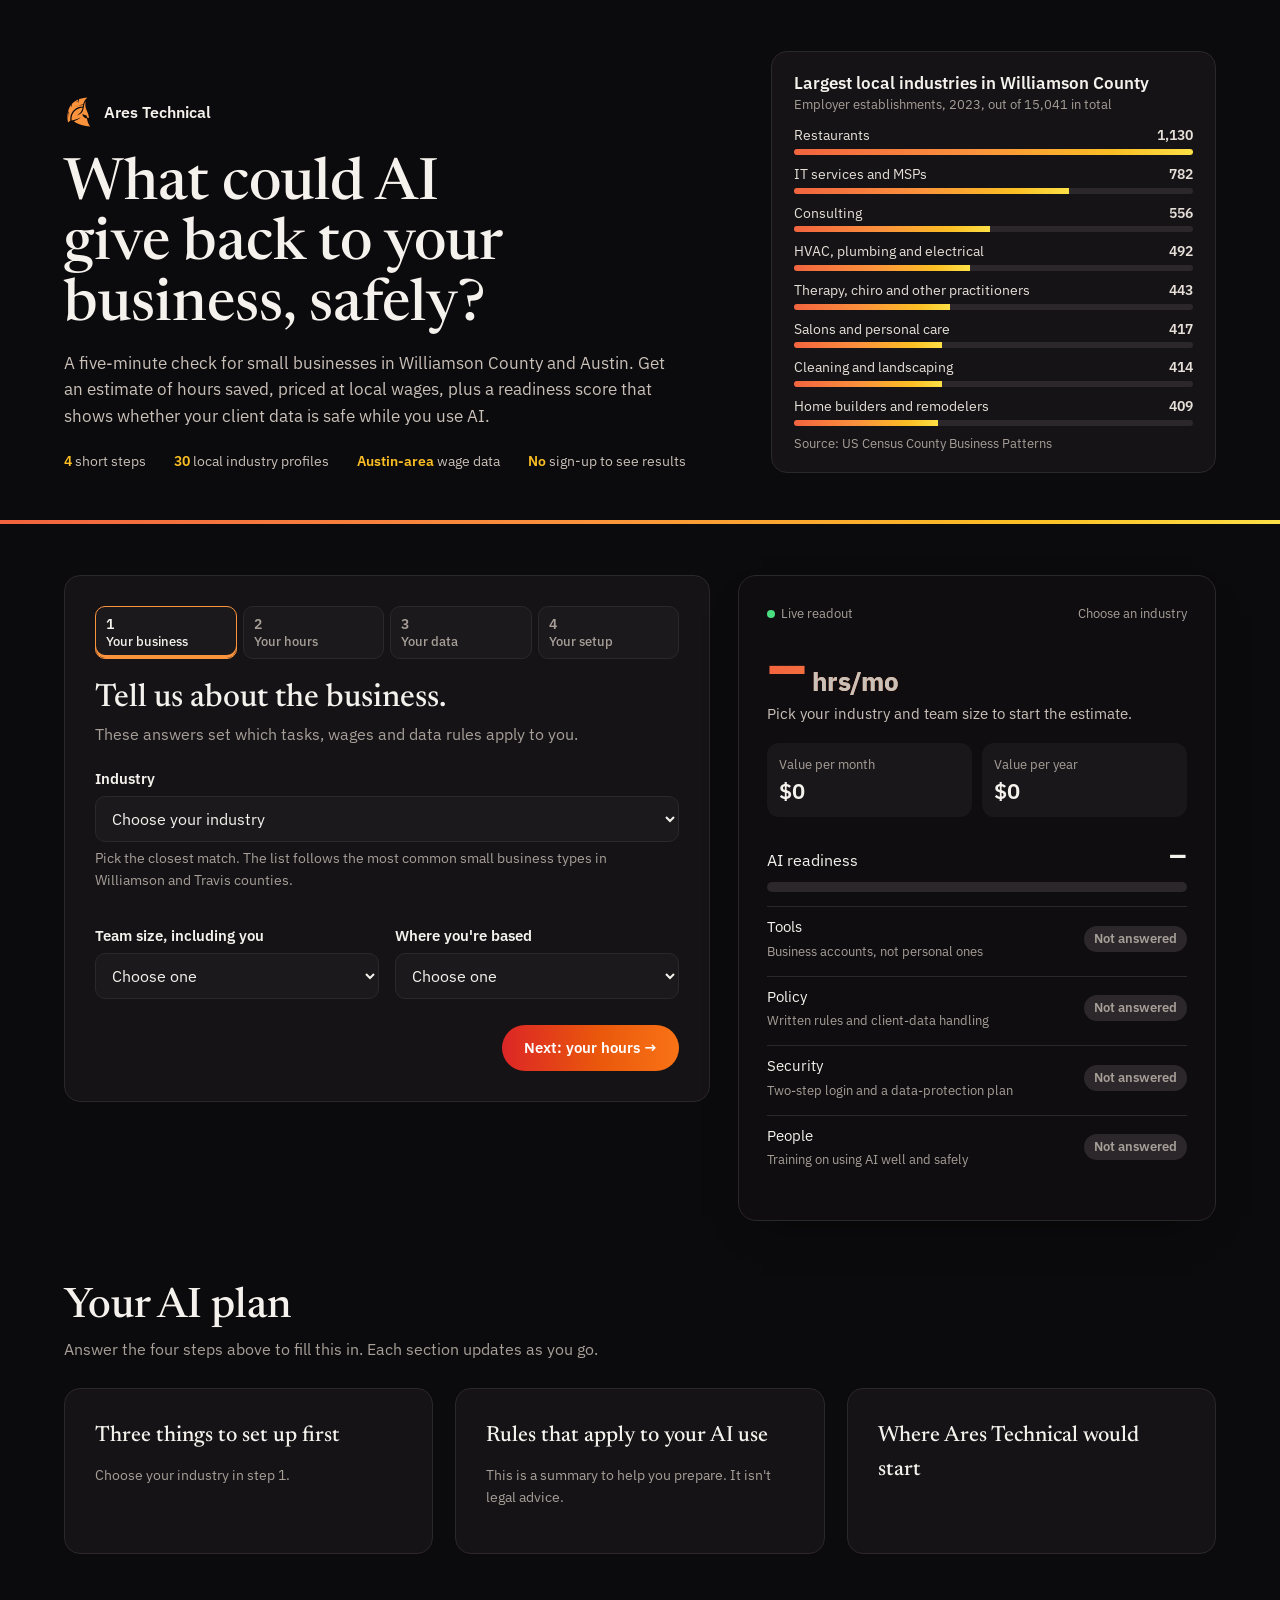
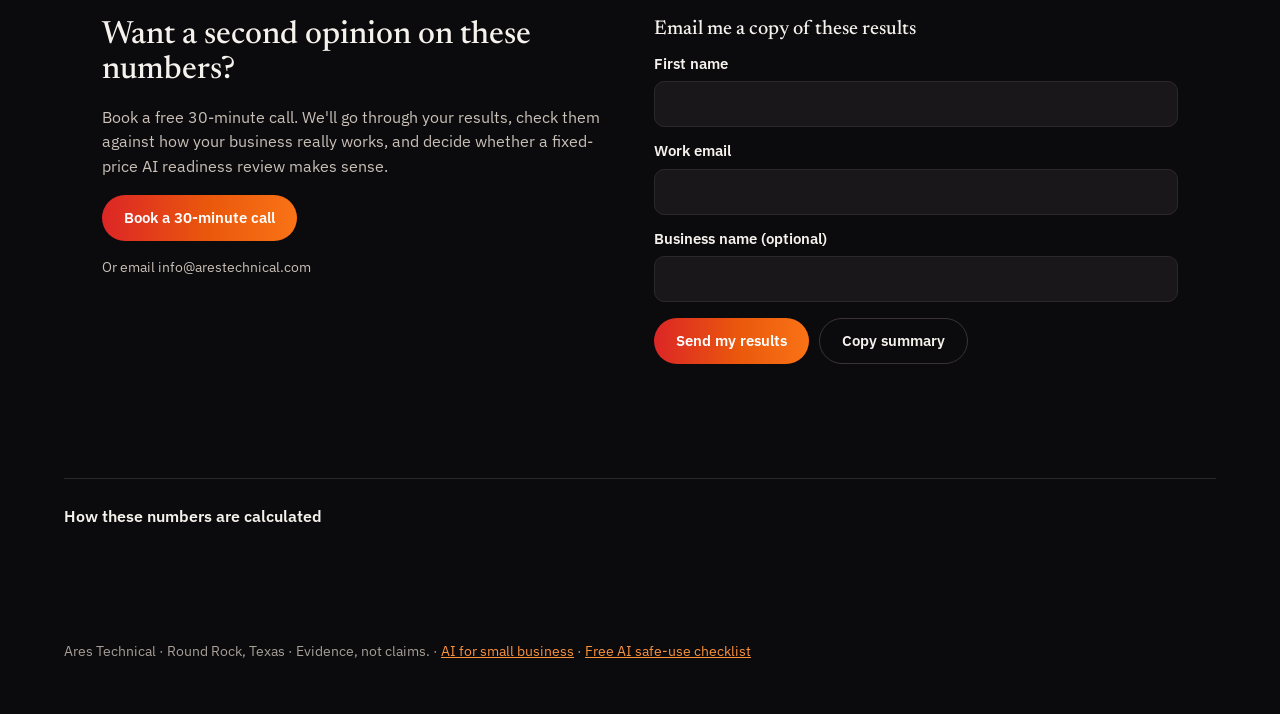
<file: ai/calculator/index.html>
<!DOCTYPE html>
<html lang="en">
<head>
<meta charset="utf-8">
<meta name="viewport" content="width=device-width, initial-scale=1">
<title>AI Readiness Calculator · Ares Technical</title>
<meta name="description" content="Estimate the hours AI could give back to your Williamson County or Austin business, and check whether your client data is safe while you do it.">
<link rel="canonical" href="https://arestechnical.com/ai/calculator/">
<link rel="icon" href="/favicon.svg" type="image/svg+xml"><link rel="apple-touch-icon" href="/apple-touch-icon.png">
<meta property="og:title" content="Free AI readiness calculator for small businesses">
<meta property="og:description" content="Hours AI could give back, priced at Austin-area wages, plus a readiness score for your client data. Five minutes, no sign-up.">
<meta property="og:url" content="https://arestechnical.com/ai/calculator/">
<meta property="og:type" content="website">
<script>try{var t=localStorage.getItem("fj-theme");document.documentElement.setAttribute("data-theme",t||"dark")}catch(e){document.documentElement.setAttribute("data-theme","dark")}</script>
<link rel="preconnect" href="https://fonts.googleapis.com">
<link rel="preconnect" href="https://fonts.gstatic.com" crossorigin>
<link href="https://fonts.googleapis.com/css2?family=Newsreader:ital,opsz,wght@0,6..72,400;0,6..72,500;1,6..72,400&family=IBM+Plex+Sans:wght@400;500;600&family=IBM+Plex+Mono:wght@400;500&display=swap" rel="stylesheet">
<link rel="stylesheet" href="/assets/calculator.css?v=1">
</head>
<body>
<header class="band">
 <div class="wrap hgrid">
  <div>
  <a class="brand" href="https://arestechnical.com/" aria-label="Ares Technical, home">
   <svg viewBox="24 26 174 210" aria-hidden="true"><path fill="#FB923C" d="M190.05373,232.22569c-38.69679-1.77901-85.65598-11.48381-115.0988-35.66835 c17.7553-7.26927,33.64081-15.70074,48.43978-27.26381c-7.61177,2.49298-13.9633,5.43839-20.97958,8.36829 c-13.78454,5.75626-27.86847,9.72964-42.62123,12.2838c-6.36628-40.32397,20.77831-78.47913,59.70861-87.05015 c6.15701-1.35555,11.75313-2.3353,17.24075-1.28734c-6.60068,26.11547-17.07929,39.62914-39.51367,53.1932 c10.62619-3.05455,20.36779-8.10307,28.81535-15.39772c25.76861-22.25175,12.63889-58.99164,31.82574-84.36465 c-4.86778,22.35002-2.64728,43.52696,6.53474,63.65442l9.37596,23.53486c3.98619,10.00583,5.8629,20.08717,7.23099,31.19537 c-5.10312-1.70947-9.09077-3.40735-14.05981-4.65944l-3.3217-12.40889c-0.41736-1.55908-4.16606-2.38821-5.62183-2.06125 c-3.38739,0.76079-4.4037-1.71819-6.54984-2.61589l-17.14835-7.17307c3.41776,17.46814,14.07063,29.43126,32.35899,32.14139 C170.47723,196.5249,175.72119,216.81497,190.05373,232.22569z M126.0826,212.51891 c0.19595,3.00414,2.48534,2.41803,4.21452,3.12833c15.00339,6.16302,30.54568,9.78931,46.71219,9.95749 c-8.48077-11.66739-14.95459-23.20631-18.10243-36.62888c-0.43842-1.86938,0.73158-4.04985-2.02188-4.95168 c1.33734,13.12807,4.27676,25.8719,11.16353,37.02191C154.73412,220.39615,139.87511,217.168,126.0826,212.51891z M36.93874,168.06996l0.39012-17.83859c0.0876-4.00565,1.00231-7.54016,2.62286-11.48424 c2.0474,1.60234,2.12848,4.21394,5.04054,4.44205c-3.87282-6.02692-7.34338-11.923-9.9669-19.1961 c3.87796-15.26764,10.56954-29.30566,19.99451-41.65127c2.01585,6.32501,4.05193,11.75084,6.99636,17.20699 c-0.4136-8.23543-3.12237-15.82978-1.4477-23.68141c11.63688-14.11447,26.51136-23.98346,43.66889-31.94493 c0.96149,2.82162,0.72519,5.38645,0.14361,8.12138c-6.48997,4.99878-13.88375,8.15697-19.31773,14.61973 c6.69287-3.72936,11.64832-8.68753,19.53332-11.38976l2.03757,13.3707c1.27792-9.75041,2.60239-18.46772,6.11794-27.78623 c10.12741-4.24632,20.92062-6.65197,32.03397-8.36202c8.13722-1.27642,15.6815-2.7947,24.41966-2.71923 c-14.1516,12.90162-23.9364,28.87504-28.39496,47.70346c-14.91345,1.60735-28.36908,6.29581-41.41745,13.31133 c-2.36818,1.27327-5.46661,1.72504-6.17988,4.96204c14.17753-8.87474,29.99248-12.96122,46.46317-13.34338 c-1.01979,3.33801-0.93916,6.10391-1.17871,9.74004c-45.86707,0.29337-83.73877,32.29144-87.96905,78.13308 c-0.62438,6.7661-0.25181,13.02094-0.33815,19.89554c-0.7036,2.55115-4.18911,4.12608-5.95784,5.77713l-9.69847,9.05327 c-5.35534-23.68015-6.21622-48.22421-1.55536-72.88571c3.66554,1.55774,3.84235,4.69766,3.32884,8.08817 C35.06784,148.39973,34.47336,158.99934,36.93874,168.06996z M37.74517,170.17203l-0.02736,0.6516v0.67438l0.02736,0.65161 l0.02735-0.65161v-0.67438L37.74517,170.17203z M126.0826,212.51891c13.7925,4.64909,28.65151,7.87724,41.96592,8.52718 c-6.88676-11.15001-9.82619-23.89384-11.16353-37.02191c2.75346,0.90182,1.58347,3.08229,2.02188,4.95168 c3.14784,13.42256,9.62166,24.96149,18.10243,36.62888c-16.1665-0.16818-31.7088-3.79446-46.71219-9.95749 C128.56795,214.93694,126.27856,215.52304,126.0826,212.51891z"/></svg>
   Ares Technical
  </a>
  <h1>What could AI give back to your business, safely?</h1>
  <p>A five-minute check for small businesses in Williamson County and Austin. Get an estimate of hours saved, priced at local wages, plus a readiness score that shows whether your client data is safe while you use AI.</p>
  <div class="facts"><span><b>4</b> short steps</span><span><b>30</b> local industry profiles</span><span><b>Austin-area</b> wage data</span><span><b>No</b> sign-up to see results</span></div>
  </div>
  <figure class="local" aria-label="Most common small business types in Williamson County">
   <figcaption>Largest local industries in Williamson County <small>Employer establishments, 2023, out of 15,041 in total</small></figcaption>
   <div id="localBars"></div>
   <small class="src">Source: US Census County Business Patterns</small>
  </figure>
 </div>
</header>

<main class="band">
 <div class="wrap grid">
  <section class="card" aria-label="Calculator">
   <div class="tabs" role="tablist">
    <button class="tab" role="tab" id="tb1" aria-selected="true" data-s="1">1<span>Your business</span></button>
    <button class="tab" role="tab" id="tb2" aria-selected="false" data-s="2">2<span>Your hours</span></button>
    <button class="tab" role="tab" id="tb3" aria-selected="false" data-s="3">3<span>Your data</span></button>
    <button class="tab" role="tab" id="tb4" aria-selected="false" data-s="4">4<span>Your setup</span></button>
   </div>

   <div class="step on" id="s1" role="tabpanel">
    <h2>Tell us about the business.</h2>
    <p class="lede">These answers set which tasks, wages and data rules apply to you.</p>
    <label class="f" for="ind">Industry</label>
    <select id="ind"></select>
    <p class="hint" id="indHint">Pick the closest match. The list follows the most common small business types in Williamson and Travis counties.</p>
    <div class="row2">
     <div><label class="f" for="size">Team size, including you</label>
      <select id="size">
       <option value="">Choose one</option>
       <option value="1">Just me</option><option value="3">2 to 5</option><option value="8">6 to 10</option>
       <option value="18">11 to 25</option><option value="38">26 to 50</option><option value="75">51 to 100</option><option value="120">More than 100</option>
      </select></div>
     <div><label class="f" for="city">Where you're based</label>
      <select id="city">
       <option value="">Choose one</option>
       <option>Round Rock</option><option>Georgetown</option><option>Cedar Park</option><option>Leander</option><option>Pflugerville</option><option>Hutto</option><option>Taylor</option><option>Liberty Hill</option><option>Austin</option><option>Elsewhere in Central Texas</option>
      </select></div>
    </div>
    <div class="nav"><span></span><button class="btn go" data-next="2">Next: your hours →</button></div>
   </div>

   <div class="step" id="s2" role="tabpanel">
    <h2>Where do the hours go?</h2>
    <p class="lede">Set roughly how many hours your whole team spends on each task in a typical week. We've started you with typical figures for your industry and size, so adjust them to match.</p>
    <div class="desk"><label for="deskN">People doing office or computer work:</label><input type="number" id="deskN" min="1" max="200" step="1"><span class="hint" style="margin:0">You can edit this number.</span></div>
    <div id="sliders"></div>
    <div class="nav"><button class="btn ghost" data-next="1">← Back</button><button class="btn go" data-next="3">Next: your data →</button></div>
   </div>

   <div class="step" id="s3" role="tabpanel">
    <h2>What information do you hold?</h2>
    <p class="lede">The value of AI depends on keeping this information safe. We've pre-checked what's typical for your industry, so change anything that doesn't fit.</p>
    <fieldset><legend>You keep or handle…</legend><div class="opts two" id="dataOpts"></div></fieldset>
    <div class="nav"><button class="btn ghost" data-next="2">← Back</button><button class="btn go" data-next="4">Next: your setup →</button></div>
   </div>

   <div class="step" id="s4" role="tabpanel">
    <h2>How are you set up today?</h2>
    <p class="lede">Answer honestly. "Not sure" is a useful answer and counts as a gap to look at.</p>
    <div id="qs"></div>
    <div class="nav"><button class="btn ghost" data-next="3">← Back</button><a class="btn go" href="#plan" id="seePlan">See my plan ↓</a></div>
   </div>
  </section>

  <aside class="readout" aria-live="polite" aria-label="Live results">
   <div class="top"><span class="live"><i></i> Live readout</span><span id="roInd">Choose an industry</span></div>
   <div class="big num" id="roHours">0<small> hrs/mo</small></div>
   <p class="sub" id="roHoursSub">Hours a month AI could give back once it's set up.</p>
   <div class="kv">
    <div><small>Value per month</small><b id="roMonth">$0</b></div>
    <div><small>Value per year</small><b id="roYear">$0</b></div>
   </div>
   <p class="sub" id="roShare"></p>
   <div class="meter" style="margin-top:18px">
    <div class="mh"><span>AI readiness</span><b id="roScore">–</b></div>
    <div class="bar"><i id="roBar"></i></div>
    <ul class="pillars" id="roPillars"></ul>
    <p class="sens" id="roSens"></p>
   </div>
  </aside>
 </div>

 <section class="wrap report" id="plan" style="margin-top:clamp(36px,5vw,64px)">
  <h2 id="planTitle">Your AI plan</h2>
  <p class="lede" id="planLede">Answer the four steps above to fill this in. Each section updates as you go.</p>
  <div id="flags"></div>
  <div class="rgrid">
   <div class="card"><h3>Three things to set up first</h3><div id="recos"></div></div>
   <div class="card"><h3>Rules that apply to your AI use</h3><ul class="rules" id="rules"></ul><p class="hint">This is a summary to help you prepare. It isn't legal advice.</p></div>
   <div class="card"><h3>Where Ares Technical would start</h3><div id="pkgs"></div></div>
  </div>

  <div class="cta">
   <div>
    <h3>Want a second opinion on these numbers?</h3>
    <p>Book a free 30-minute call. We'll go through your results, check them against how your business really works, and decide whether a fixed-price AI readiness review makes sense.</p>
    <p><a class="btn go" href="https://calendly.com/fernando-jorge-arestechnical/30min" target="_blank" rel="noopener">Book a 30-minute call</a></p>
    <p style="font-size:14px">Or email info@arestechnical.com</p>
   </div>
   <form id="lead" novalidate>
    <h3 style="font-size:20px">Email me a copy of these results</h3>
    <label class="f" for="ln">First name</label><input type="text" id="ln" autocomplete="given-name" required>
    <label class="f" for="le">Work email</label><input type="email" id="le" autocomplete="email" required>
    <label class="f" for="lc">Business name (optional)</label><input type="text" id="lc" autocomplete="organization">
    <input type="text" id="gotcha" tabindex="-1" autocomplete="off" style="position:absolute;left:-9999px" aria-hidden="true">
    <div style="display:flex;gap:10px;flex-wrap:wrap;margin-top:16px"><button class="btn go" type="submit">Send my results</button><button class="btn ghost" type="button" id="copyBtn" style="color:#F5F1EC;border-color:#3a3438">Copy summary</button></div>
    <p class="msg" id="leadMsg" role="status"></p>
   </form>
  </div>

  <details>
   <summary>How these numbers are calculated</summary>
   <div class="method">
    <p><b>Hours.</b> For each task: weekly team hours × the share AI can realistically take on (a low and high estimate) × 4.33 weeks. The shares are cautious Ares Technical estimates, from 10% to 45% depending on the task. They aren't the 50–75% many calculators assume. The low end is the main figure.</p>
    <p><b>Value.</b> Each hour is priced at the Austin-area mean wage for the people who usually do that task (BLS, May 2025): office and admin <span id="w-admin"></span>, marketing and content $35.56, owner and manager time $71.09, and your industry's professional rate <span id="w-pro"></span>. Wages don't include benefits or payroll tax, so true cost is higher.</p>
    <p><b>Sanity check.</b> In a St. Louis Fed survey, workers who used generative AI saved about 5.4% of their work hours on average. If your estimate is far above that, it assumes a well set-up team using AI daily.</p>
    <p><b>Readiness.</b> Four areas worth 25 points each: Tools (are people on business accounts), Policy (written rules and client-data handling), Security (two-step login and a written data-protection plan), People (training). In each area, 18 or more points is Observed, 9–17 is Partial and under 9 is a Gap.</p>
    <table><thead><tr><th>Task</th><th>AI share (low–high)</th><th>Paid at</th></tr></thead><tbody id="mt"></tbody></table>
    <p><b>Sources:</b> local business counts from the <a href="https://data.census.gov/table/CBP2023.CB2300CBP?g=050XX00US48491,48453" target="_blank" rel="noopener">US Census County Business Patterns 2023</a>. Wages from <a href="https://www.bls.gov/regions/southwest/news-release/OccupationalEmploymentandWages_Austin.htm" target="_blank" rel="noopener">BLS Occupational Employment and Wages, Austin-Round Rock-San Marcos, May 2025</a>. Time savings from the <a href="https://www.stlouisfed.org/on-the-economy/2025/feb/impact-generative-ai-work-productivity" target="_blank" rel="noopener">St. Louis Fed</a> and <a href="https://www.nber.org/papers/w31161" target="_blank" rel="noopener">NBER Working Paper 31161</a>. These are estimates, not promises.</p>
   </div>
  </details>
 </section>
</main>

<footer class="band"><div class="wrap">Ares Technical · Round Rock, Texas · Evidence, not claims. · <a href="https://arestechnical.com/">AI for small business</a> · <a href="https://arestechnical.com/ai/checklist/">Free AI safe-use checklist</a></div></footer>

<div class="mbar" aria-hidden="true"><span><b id="mbH">0</b> hrs/mo · <b id="mbV">$0</b>/yr</span><span>Readiness <b id="mbS">–</b></span></div>

<script>
{
const W={admin:25.20,mkt:35.56,owner:71.09};
const G={fin:"Finance, insurance and legal",hl:"Health care",re:"Real estate and property",pro:"Professional and technical services",tr:"Construction and home services",con:"Restaurants, retail and personal services",oth:"Other"};
// id,label,group,profile,pro wage,WilCo establishments,Travis establishments,default data,extra rules
const IND=[
["acct","Accounting, tax and bookkeeping","fin","fin",44.76,265,658,["fin","id","basic"],["glba","irs"]],
["ins","Insurance agency","fin","fin",35.85,261,637,["fin","id","health","basic"],["glbaIns"]],
["lend","Mortgage, lending or title","fin","fin",44.76,153,445,["fin","id","basic"],["glba"]],
["wealth","Financial planning and investments","fin","fin",44.76,169,910,["fin","id","basic"],["glbaIns"]],
["law","Law firm","fin","legal",66.46,181,1358,["legal","id","fin","basic"],["aba"]],
["med","Medical practice","hl","health",48.95,367,1278,["health","id","card","basic"],["hipaa","traiga"]],
["dent","Dental practice","hl","health",48.95,324,622,["health","id","card","basic"],["hipaa","traiga"]],
["ther","Therapy, chiropractic or other practitioners","hl","health",48.95,443,1152,["health","id","card","basic"],["hipaa","traiga"]],
["home","Home health or senior care","hl","health",20.67,96,194,["health","id","hr","basic"],["hipaa","traiga"]],
["vet","Veterinary clinic","hl","vet",48.95,107,176,["card","basic"],[]],
["re","Real estate brokerage or agents","re","re",28.31,391,1248,["fin","id","basic"],[]],
["pm","Property management or leasing","re","re",35.85,435,1718,["fin","id","card","basic"],[]],
["consult","Consulting or business services","pro","pro",44.76,556,2369,["basic"],[]],
["it","IT services or MSP","pro","pro",58.73,782,1857,["basic"],[]],
["mkt","Marketing, PR or design agency","pro","pro",35.56,115,902,["basic"],[]],
["ae","Architecture or engineering","pro","pro",55.89,277,1023,["basic"],[]],
["staff","Staffing or recruiting","pro","pro",44.76,74,459,["hr","id","basic"],[]],
["mep","HVAC, plumbing or electrical","tr","tr",29.54,492,715,["card","basic"],[]],
["build","Home builder or remodeler","tr","tr",27.53,493,1149,["basic"],[]],
["spec","Roofing, foundation, painting or other trades","tr","tr",27.53,659,1125,["basic"],[]],
["clean","Cleaning, landscaping or pest control","tr","tr",18.69,414,830,["card","basic"],[]],
["auto","Auto repair or service","tr","tr",29.54,344,561,["card","basic"],[]],
["food","Restaurant, café or bar","con","con",16.50,1185,2986,["card","hr"],[]],
["retail","Retail shop or e-commerce","con","con",28.31,1683,3898,["card","basic"],[]],
["salon","Salon, spa or personal care","con","con",18.82,544,1397,["card","basic"],[]],
["fit","Gym, studio or recreation","con","con",18.82,169,455,["card","basic"],[]],
["kids","Child care, tutoring or school","con","con",31.36,382,697,["kids","card","basic"],["tdpsa"]],
["np","Nonprofit, church or association","oth","oth",35.85,346,1226,["fin","basic"],[]],
["mfg","Manufacturing or wholesale","oth","oth",35.85,833,2392,["basic"],[]],
["logi","Trucking or logistics","oth","oth",35.85,350,747,["hr","basic"],[]],
["other","Something else","oth","oth",35.85,0,0,["basic"],[]]
].map(a=>({id:a[0],l:a[1],g:a[2],p:a[3],w:a[4],wc:a[5],tc:a[6],data:a[7],rules:a[8]}));

const T={
email:{l:"Email and client messages",n:"Drafting replies, follow-ups and reminders.",r:"admin",lo:.20,hi:.35},
docs:{l:"Documents, letters and proposals",n:"First drafts, templates and rewrites.",r:"pro",lo:.20,hi:.35},
notes:{l:"Meeting and call notes",n:"Summaries, action items and follow-up emails.",r:"pro",lo:.25,hi:.45},
admin:{l:"Scheduling, data entry and updates",n:"Calendars, CRM, forms and copying between systems.",r:"admin",lo:.10,hi:.25},
mkt:{l:"Marketing, social and reviews",n:"Posts, newsletters, website text and review replies.",r:"mkt",lo:.25,hi:.45},
research:{l:"Research and looking things up",n:"Rules, products, suppliers and prospects.",r:"pro",lo:.15,hi:.30},
quotes:{l:"Quotes, estimates and invoices",n:"Pricing, scopes of work and billing follow-up.",r:"admin",lo:.10,hi:.25},
faq:{l:"Customer questions",n:"Calls, chats and emails that ask the same things.",r:"admin",lo:.10,hi:.20},
train:{l:"Hiring, onboarding and how-to guides",n:"Job posts, checklists and training docs.",r:"owner",lo:.15,hi:.30},
sheets:{l:"Spreadsheets and reports",n:"Formulas, reconciliations and monthly numbers.",r:"pro",lo:.10,hi:.25},
intake:{l:"Client document intake",n:"Sorting what clients send and chasing what's missing.",r:"admin",lo:.15,hi:.30}
};
// per profile: [task, hours per desk person per week, optional overrides]
const P={
fin:{desk:1,t:[["email",5],["intake",3],["docs",2,{l:"Client letters, engagement and proposals"}],["sheets",4,{l:"Workpapers, reconciliations and reports"}],["notes",2],["research",2,{n:"Tax rules, carriers, rates and regulations."}]]},
legal:{desk:1,t:[["email",5],["docs",6,{l:"Drafting and first-pass document review",lo:.15,hi:.30}],["research",3,{l:"Legal research",lo:.10,hi:.25,n:"Finding sources and summarizing them. A lawyer verifies every citation."}],["notes",2,{l:"Client meeting and call notes"}],["admin",2],["quotes",1,{l:"Time entry and billing"}]]},
health:{desk:.6,t:[["notes",4,{l:"Visit notes and documentation",lo:.20,hi:.40,n:"Charting and letters. Only in tools with a signed BAA."}],["faq",4,{l:"Patient calls, forms and reminders"}],["admin",3,{l:"Scheduling, insurance and data entry"}],["email",2],["mkt",1],["train",1]]},
vet:{desk:.6,t:[["notes",4,{l:"Visit notes and records",lo:.20,hi:.40}],["faq",4,{l:"Client calls and reminders"}],["admin",3],["email",2],["mkt",1],["train",1]]},
re:{desk:1,t:[["email",5],["mkt",4,{l:"Listings, social and marketing"}],["docs",3,{l:"Client updates and offer summaries",n:"Plain-language summaries and status updates, not legal documents."}],["admin",3,{l:"Transaction coordination and CRM"}],["faq",2],["research",1,{l:"Market and property research"}]]},
pro:{desk:1,t:[["email",5],["docs",4,{l:"Proposals, reports and deliverables"}],["notes",3],["research",3],["mkt",2],["admin",2]]},
tr:{desk:.35,t:[["quotes",4],["faq",3,{l:"Customer calls and booking requests"}],["admin",3,{l:"Scheduling, dispatch and job updates"}],["email",2],["mkt",1,{n:"Google reviews, job photos and posts."}],["train",1]]},
con:{desk:.3,t:[["faq",3],["mkt",3],["admin",3,{l:"Scheduling, ordering and inventory"}],["email",2],["train",1],["sheets",1]]},
oth:{desk:.6,t:[["email",4],["docs",3],["admin",3],["sheets",2],["mkt",2],["notes",2]]}
};
const DATA=[["fin","Tax, bank or financial records"],["health","Health or medical information"],["legal","Legal matter files"],["id","Social Security, driver's license or ID numbers"],["card","Payment card numbers"],["hr","Employee and HR records"],["kids","Information about children"],["basic","Names, emails and phone numbers"]];
const HIGH=["fin","health","legal","id","kids"];
const Q=[
["use","How does your team use AI today?",[["none","We don't use it yet"],["personal","A few people use free or personal accounts"],["mixed","Some paid business accounts, some personal ones"],["biz","Business accounts for everyone, managed by us"]]],
["paste","Does client or customer information ever go into AI tools?",[["unknown","I don't know"],["yes","Yes, sometimes"],["rule","No, we have a rule against it or use approved tools only"],["na","We don't use AI"]]],
["policy","Do you have rules for using AI?",[["none","No"],["verbal","Spoken rules only"],["written","Written down, and everyone has signed them"]]],
["mfa","Do you use two-step login (MFA) for email and key apps?",[["all","Yes, for everyone"],["some","For some accounts"],["no","No"],["ns","Not sure"]]],
["plan","Do you have a written plan for protecting client data?",[["yes","Yes"],["wip","In progress"],["no","No"],["ns","Not sure"]]],
["train","Has anyone been trained to use AI well and safely?",[["no","No"],["self","Self-taught only"],["some","Some formal training"],["all","The whole team"]]],
["plat","Which office suite do you use?",[["m365","Microsoft 365"],["gws","Google Workspace"],["both","Both"],["neither","Neither / not sure"]]]
];
const RULES={
all:["Texas data protection law (Bus. & Com. Code §521.052)","Every Texas business must take reasonable steps to protect sensitive personal information. If a breach affects 250 or more Texans, you must tell the Attorney General within 30 days. Pasting client data into an unmanaged AI account weakens those steps.","https://statutes.capitol.texas.gov/Docs/BC/htm/BC.521.htm"],
glba:["FTC Safeguards Rule (GLBA)","Tax preparers, accountants, bookkeepers and lenders count as financial institutions and need a written information security plan (WISP). Any AI tool that touches client data belongs in that plan.","https://www.irs.gov/newsroom/irs-security-summit-remind-tax-pros-they-need-a-written-information-security-plan-to-protect-client-data"],
irs:["IRS Publication 4557 and IRC §7216","Tax return information has its own disclosure limits, with criminal penalties for unauthorized use. Keep it out of consumer AI accounts.","https://www.rightworks.com/blog/ai-tools-client-data-security/"],
glbaIns:["GLBA privacy and safeguards duties","Agencies and advisers that hold nonpublic financial information have safeguarding duties. Which agency enforces them depends on your license, so check with your regulator or compliance contact.","https://www.ftc.gov/legal-library/browse/rules/safeguards-rule"],
aba:["ABA Formal Opinion 512","Get the client's informed consent before putting information about their matter into a generative AI tool. A boilerplate clause in the engagement letter isn't enough. Check every output yourself.","https://www.americanbar.org/groups/business_law/resources/business-law-today/2024-october/aba-ethics-opinion-generative-ai-offers-useful-framework/"],
hipaa:["HIPAA business associate agreements","An AI vendor that handles patient information is a business associate and must sign a BAA first. Free consumer AI tools generally don't offer one.","https://www.medicaleconomics.com/view/practice-ai-usage-limit-shadow-ai-hipaa-risk"],
traiga:["Texas Responsible AI Governance Act (TRAIGA)","In effect since January 1, 2026. Health care providers that use AI in a patient's service or treatment have a disclosure duty. Most other private businesses don't.","https://www.texasattorneygeneral.gov/consumer-protection/file-consumer-complaint/consumer-ai-rights"],
tdpsa:["Texas Data Privacy and Security Act","Small businesses are mostly exempt, but they still need consent before selling sensitive data. Sensitive data includes information about children under 13.","https://www.texasattorneygeneral.gov/consumer-protection/file-consumer-complaint/enforcing-privacy-and-data-security-laws-protect-texans/texas-data-privacy-and-security-act"]
};
const REC={
email:["Approved assistant for email","Set up a business AI account with reply templates for your 20 most common emails. Drafts take minutes, and client details stay in an account you control."],
intake:["Document intake that chases for you","AI sorts what clients send, flags what's missing and drafts the reminder email. Run it in a tool covered by your data-protection plan."],
docs:["First drafts from your own templates","Build a template library and let AI write the first draft of the letters and proposals you produce every week. A person edits and sends each one."],
notes:["Meeting notes and follow-ups","Turn on AI notes in your business meeting tool so summaries and action items are ready when the call ends."],
admin:["Stop retyping","Connect your calendar, forms and CRM so routine updates flow through automatically, with AI handling the messy middle steps."],
mkt:["A monthly content routine","AI drafts posts, newsletters and review replies in your voice from a one-page brief, and you approve them. One afternoon a month instead of every evening."],
research:["Research with sources","Give the team an assistant that cites its sources, with a firm rule: check every fact before it reaches a client."],
quotes:["Same-day quotes","Build a quoting helper from your price list and past jobs, so estimates go out while the customer still remembers calling you."],
faq:["An approved answer library","Write down your best answers to the questions you get every week. AI drafts replies from that library, and a person sends them."],
train:["Get what's in your head on paper","Turn how you do things into checklists and how-to guides new hires can follow from their first day."],
sheets:["Spreadsheet help built in","Use the AI built into Excel or Google Sheets for formulas, reconciliations and monthly summaries."]
};
const SAFE={health:"Keep patient details out unless the tool's vendor has signed a BAA.",legal:"Use only with client consent and a closed, business-grade tool.",fin:"Keep SSNs and return data out of consumer AI accounts."};

const $=id=>document.getElementById(id);
const fmt=n=>"$"+Math.round(n).toLocaleString("en-US");
let S={ind:"",size:"",city:"",desk:null,hours:{},data:null,a:{}};
try{const s=JSON.parse(localStorage.getItem("ares-ai-calc")||"null");if(s&&s.a)S=Object.assign(S,s)}catch(e){}
try{const t=localStorage.getItem("fj-theme");if(t&&!document.documentElement.dataset.theme)document.documentElement.dataset.theme=t}catch(e){}
const save=()=>{try{localStorage.setItem("ares-ai-calc",JSON.stringify(S))}catch(e){}};

const ind=()=>IND.find(i=>i.id===S.ind);
const tasksFor=I=>(P[I?I.p:"oth"]).t.map(([k,h,o])=>Object.assign({k,per:h},T[k],o||{}));
const wageOf=(t,I,head)=>head===1?(I?I.w:35.85):(t.r==="pro"?(I?I.w:35.85):W[t.r]);
const deskDefault=()=>{const I=ind();const head=+S.size||1;return Math.max(1,Math.round(head*(P[I?I.p:"oth"].desk)))};

const LOCAL=[["Restaurants",1130],["IT services and MSPs",782],["Consulting",556],["HVAC, plumbing and electrical",492],["Therapy, chiro and other practitioners",443],["Salons and personal care",417],["Cleaning and landscaping",414],["Home builders and remodelers",409]];
$("localBars").innerHTML=LOCAL.map(([l,n])=>`<div class="lb"><span>${l}</span><b>${n.toLocaleString()}</b><i style="--w:${(n/1130*100).toFixed(0)}%"></i></div>`).join("");
// build industry select
$("ind").innerHTML='<option value="">Choose your industry</option>'+Object.entries(G).map(([g,gl])=>`<optgroup label="${gl}">${IND.filter(i=>i.g===g).map(i=>`<option value="${i.id}">${i.l}</option>`).join("")}</optgroup>`).join("");
$("dataOpts").innerHTML=DATA.map(([k,l])=>`<label class="opt"><input type="checkbox" value="${k}"> <span>${l}</span></label>`).join("");
$("qs").innerHTML=Q.map(([k,q,os])=>`<fieldset><legend>${q}</legend><div class="opts two">${os.map(([v,l])=>`<label class="opt"><input type="radio" name="${k}" value="${v}"> <span>${l}</span></label>`).join("")}</div></fieldset>`).join("");

function buildSliders(reset){
 const I=ind();const desk=S.desk||deskDefault();
 if(reset||!S.hours||!Object.keys(S.hours).length){S.hours={};tasksFor(I).forEach(t=>S.hours[t.k]=Math.round(t.per*desk))}
 $("deskN").value=desk;
 const max=Math.min(400,Math.max(20,desk*40));
 $("sliders").innerHTML=tasksFor(I).map(t=>{const v=S.hours[t.k]??0;return `<div class="slider"><div class="sh"><b>${t.l}</b><output id="o-${t.k}">${v}<small> hrs/wk</small></output></div><p>${t.n}</p><input type="range" min="0" max="${max}" step="1" value="${Math.min(v,max)}" data-k="${t.k}" aria-label="${t.l}, team hours per week"></div>`}).join("");
}

function calc(){
 const I=ind();const head=+S.size||1;const desk=S.desk||deskDefault();
 let lo=0,hi=0,vlo=0,vhi=0;const rows=[];
 tasksFor(I).forEach(t=>{const h=S.hours[t.k]||0,w=wageOf(t,I,head);
  const l=h*t.lo*4.33,u=h*t.hi*4.33;lo+=l;hi+=u;vlo+=l*w;vhi+=u*w;rows.push({t,h,l,w})});
 // readiness
 const a=S.a;const pts={
  use:{none:8,personal:3,mixed:12,biz:25},paste:{unknown:0,yes:4,rule:25,na:15},policy:{none:0,verbal:10,written:25},
  mfa:{all:12.5,some:6,no:0,ns:0},plan:{yes:12.5,wip:6,no:0,ns:0},train:{no:0,self:10,some:18,all:25}};
 const g=k=>a[k]==null?null:pts[k][a[k]];
 const pill=[
  ["Tools","Business accounts, not personal ones",g("use")],
  ["Policy","Written rules and client-data handling",(g("paste")==null||g("policy")==null)?null:(g("paste")+g("policy"))/2],
  ["Security","Two-step login and a data-protection plan",(g("mfa")==null||g("plan")==null)?null:g("mfa")+g("plan")],
  ["People","Training on using AI well and safely",g("train")]];
 const answered=pill.filter(p=>p[2]!=null);
 const score=answered.length===4?Math.round(pill.reduce((s,p)=>s+p[2],0)):null;
 const data=S.data||(I?I.data:[]);
 const sens=data.some(d=>HIGH.includes(d))?"High":data.some(d=>["card","hr"].includes(d))?"Medium":"Low";
 return {I,head,desk,lo,hi,vlo,vhi,rows,pill,score,sens,data};
}

function render(){
 const R=calc();const I=R.I;
 // tabs done
 const done={1:!!(S.ind&&S.size),2:!!(S.ind&&S.size),3:!!S.ind,4:Q.every(([k])=>S.a[k])};
 document.querySelectorAll(".tab").forEach(b=>b.classList.toggle("done",!!done[b.dataset.s]));
 $("roInd").textContent=I?I.l:"Choose an industry";
 const ready=!!(S.ind&&S.size);
 const H=ready?Math.round(R.lo):0,Hh=ready?Math.round(R.hi):0;
 if(!ready){R.lo=R.hi=R.vlo=R.vhi=0}
 $("roHours").innerHTML=ready?`${H}<small>${Hh>H?"–"+Hh:""} hrs/mo</small>`:`–<small> hrs/mo</small>`;
 $("roHoursSub").textContent=ready?"Hours a month AI could give back once it's set up.":"Pick your industry and team size to start the estimate.";
 $("roMonth").textContent=fmt(R.vlo);$("roYear").textContent=fmt(R.vlo*12);
 const share=R.desk?R.lo/4.33/(R.desk*40)*100:0;
 $("roShare").textContent=H?`That's about ${share.toFixed(1)}% of your team's office time (low estimate). For comparison, US workers who use AI save about 5.4% on average.`:"";
 $("roScore").textContent=R.score==null?"–":R.score+"/100";
 $("roBar").style.width=(R.score||0)+"%";
 $("roPillars").innerHTML=R.pill.map(([n,d,v])=>{const c=v==null?["t-na","Not answered"]:v>=18?["t-ok","Observed"]:v>=9?["t-part","Partial"]:["t-gap","Gap"];return `<li><span>${n}<br><small style="color:#A79F98">${d}</small></span><span class="tag ${c[0]}">${c[1]}</span></li>`}).join("");
 $("roSens").innerHTML=I?`Data sensitivity: <b>${R.sens}</b>${R.sens==="High"?". Readiness matters more for you than for most.":""}`:"";
 $("mbH").textContent=H;$("mbV").textContent=fmt(R.vlo*12);$("mbS").textContent=R.score==null?"–":R.score;
 if(I){$("indHint").innerHTML=I.wc?`About <b>${I.wc.toLocaleString()}</b> businesses like yours in Williamson County and <b>${I.tc.toLocaleString()}</b> in Travis County (Census, 2023).`:"Pick the closest match if you can. Otherwise we'll use general office tasks."}
 // method table
 $("w-admin").textContent="$25.20";
 $("w-pro").textContent=I?`($${I.w.toFixed(2)} for ${I.l.toLowerCase()})`:"";
 $("mt").innerHTML=R.rows.map(r=>`<tr><td>${r.t.l}</td><td class="r">${Math.round(r.t.lo*100)}–${Math.round(r.t.hi*100)}%</td><td class="r">$${r.w.toFixed(2)}/hr</td></tr>`).join("");
 renderPlan(R);save();
}

function renderPlan(R){
 const I=R.I;
 if(!I){$("recos").innerHTML='<p class="hint">Choose your industry in step 1.</p>';$("rules").innerHTML="";$("pkgs").innerHTML="";$("flags").innerHTML="";return}
 $("planTitle").textContent=`Your AI plan: ${I.l.toLowerCase()}${S.city?", "+S.city:""}`;
 $("planLede").textContent=`About ${Math.round(R.lo)} to ${Math.round(R.hi)} hours a month, worth around ${fmt(R.vlo*12)} a year at Austin-area wages${R.score!=null?`, with a readiness score of ${R.score}/100`:""}. Start here.`;
 const top=R.rows.filter(r=>r.h>0).sort((x,y)=>y.l*y.w-x.l*x.w).slice(0,3);
 const safe=R.data.includes("health")?SAFE.health:R.data.includes("legal")?SAFE.legal:(R.data.includes("fin")||R.data.includes("id"))?SAFE.fin:"";
 $("recos").innerHTML=top.length?top.map((r,i)=>`<div class="reco"><div class="n">${i+1}</div><div><b>${REC[r.t.k][0]}</b><p>${REC[r.t.k][1]}</p><em>About ${Math.round(r.l)} hrs/mo · ${fmt(r.l*r.w)}/mo${safe&&i===0?" · "+safe:""}</em></div></div>`).join(""):'<p class="hint">Move the sliders in step 2 to see where to start.</p>';
 // rules
 const keys=["all"].concat(I.rules);
 if(R.data.includes("health")&&!keys.includes("hipaa")&&I.p==="health")keys.push("hipaa");
 if(R.data.includes("kids")&&!keys.includes("tdpsa"))keys.push("tdpsa");
 if(R.data.includes("fin")&&I.p==="fin"&&!keys.some(k=>k.startsWith("glba")))keys.push("glbaIns");
 $("rules").innerHTML=keys.map(k=>RULES[k]).map(([t,d,u])=>`<li><b>${t}</b>${d} <a href="${u}" target="_blank" rel="noopener">Source</a></li>`).join("");
 // flags
 const a=S.a,f=[];
 if((a.use==="personal"||a.use==="mixed")&&(a.paste==="yes"||a.paste==="unknown")&&R.sens!=="Low")f.push("Client information may be going into personal AI accounts that you don't control. Fix this first.");
 if(a.plan&&a.plan!=="yes"&&I.rules.includes("glba"))f.push("Your industry needs a written information security plan (WISP) under the FTC Safeguards Rule.");
 if(R.data.includes("health")&&(a.use==="personal"||a.use==="mixed"))f.push("Patient information can only go into AI tools whose vendor has signed a BAA.");
 if(a.mfa&&a.mfa!=="all")f.push("Turn on two-step login for every email account before rolling out AI tools.");
 $("flags").innerHTML=f.map(x=>`<p class="flag">${x}</p>`).join("");
 // packages
 const pk=[["AI readiness review","Start here. A fixed-price review of your tools, data and habits, ending with a written plan built on this estimate."]];
 if(a.policy!=="written"||a.paste==="yes"||a.paste==="unknown")pk.push(["Safe-use policy","Plain-English rules for what can go into AI and what can't, written for "+I.l.toLowerCase()+"."]);
 if(a.use&&a.use!=="biz")pk.push(["Tool selection and setup","Move everyone onto business accounts with admin controls, chosen for your data and your budget."]);
 if(a.train&&a.train!=="all")pk.push(["Team training","Hands-on sessions on your real tasks, including what never to paste in."]);
 if(["m365","gws","both"].includes(a.plat))pk.push([a.plat==="gws"?"Gemini readiness":a.plat==="m365"?"Copilot readiness":"Copilot and Gemini readiness","Check file sharing and permissions before AI can search everything your team can open."]);
 if(R.head>=6)pk.push(["Ongoing AI support plan","A monthly check-in to add workflows, review tools and keep the policy current."]);
 $("pkgs").innerHTML=pk.slice(0,4).map(([t,d])=>`<div class="pk"><b>${t}</b><span>${d}</span></div>`).join("")+'<p class="hint">Vendor-neutral. We don\'t resell AI tools.</p>';
}

function summary(){
 const R=calc();const I=R.I;
 return [`AI readiness results: Ares Technical`,`Industry: ${I?I.l:"n/a"} | Team: ${$("size").selectedOptions[0]?.text||"n/a"} | ${S.city||""}`,
 `Hours AI could give back: ${Math.round(R.lo)}–${Math.round(R.hi)} per month`,`Value: ${fmt(R.vlo)}/month, ${fmt(R.vlo*12)}/year (low estimate, Austin-area wages)`,
 `Readiness: ${R.score==null?"not finished":R.score+"/100"} | Data sensitivity: ${R.sens}`,
 ...R.pill.map(p=>`  ${p[0]}: ${p[2]==null?"not answered":p[2]>=18?"Observed":p[2]>=9?"Partial":"Gap"}`),
 `Start with: ${[...document.querySelectorAll("#recos b")].map(b=>b.textContent).join("; ")}`,
 `Book a call: https://calendly.com/fernando-jorge-arestechnical/30min`].join("\n");
}

function go(n){
 document.querySelectorAll(".step").forEach(s=>s.classList.toggle("on",s.id==="s"+n));
 document.querySelectorAll(".tab").forEach(b=>b.setAttribute("aria-selected",b.dataset.s==n));
 const c=document.querySelector(".card");if(c.getBoundingClientRect().top<0)c.scrollIntoView({behavior:"smooth"});
}

// restore inputs
$("ind").value=S.ind;$("size").value=S.size;$("city").value=S.city;
buildSliders(false);
const syncData=()=>{const d=S.data||(ind()?ind().data:[]);document.querySelectorAll("#dataOpts input").forEach(c=>c.checked=d.includes(c.value))};
syncData();
Object.entries(S.a).forEach(([k,v])=>{const r=document.querySelector(`input[name="${k}"][value="${v}"]`);if(r)r.checked=true});

// events
$("ind").addEventListener("change",e=>{S.ind=e.target.value;S.desk=null;S.data=null;buildSliders(true);syncData();render()});
$("size").addEventListener("change",e=>{S.size=e.target.value;S.desk=null;buildSliders(true);render()});
$("city").addEventListener("change",e=>{S.city=e.target.value;render()});
$("deskN").addEventListener("change",e=>{const v=Math.max(1,Math.min(200,parseInt(e.target.value)||1));S.desk=v;buildSliders(true);render()});
$("sliders").addEventListener("input",e=>{const k=e.target.dataset.k;if(!k)return;S.hours[k]=+e.target.value;$("o-"+k).innerHTML=`${e.target.value}<small> hrs/wk</small>`;render()});
$("dataOpts").addEventListener("change",()=>{S.data=[...document.querySelectorAll("#dataOpts input:checked")].map(c=>c.value);render()});
$("qs").addEventListener("change",e=>{if(e.target.name){S.a[e.target.name]=e.target.value;render()}});
document.querySelectorAll(".tab").forEach(b=>b.addEventListener("click",()=>go(b.dataset.s)));
document.querySelectorAll("[data-next]").forEach(b=>b.addEventListener("click",()=>go(b.dataset.next)));

$("copyBtn").addEventListener("click",async()=>{try{await navigator.clipboard.writeText(summary());$("leadMsg").textContent="Summary copied."}catch(e){$("leadMsg").textContent="Your browser blocked copying here."}});
$("lead").addEventListener("submit",async e=>{
 e.preventDefault();
 const name=$("ln").value.trim(),email=$("le").value.trim();
 if(!name||!/^\S+@\S+\.\S+$/.test(email)){$("leadMsg").textContent="Please add your first name and a valid email.";return}
 if($("gotcha").value)return;
 const R=calc();
 const body={_subject:"AI calculator results: Ares Technical",name,email,company:$("lc").value.trim(),industry:R.I?R.I.l:"",team_size:$("size").selectedOptions[0]?.text||"",city:S.city,
  hours_low:Math.round(R.lo),hours_high:Math.round(R.hi),value_year:Math.round(R.vlo*12),readiness:R.score,sensitivity:R.sens,answers:JSON.stringify(S.a),data:(R.data||[]).join(", "),summary:summary()};
 $("leadMsg").textContent="Sending…";
 try{const r=await fetch("https://formspree.io/f/xrpqlvkw",{method:"POST",headers:{"Content-Type":"application/json",Accept:"application/json"},body:JSON.stringify(body)});
  if(!r.ok)throw 0;$("leadMsg").textContent=`Thanks, ${name}. We have your results and will email you a copy.`;e.target.reset()}
 catch(err){$("leadMsg").textContent="This page couldn't send the form. Use Copy summary and email it to info@arestechnical.com, or book a call."}
});
render();
}
</script>
</body>
</html>
</file>
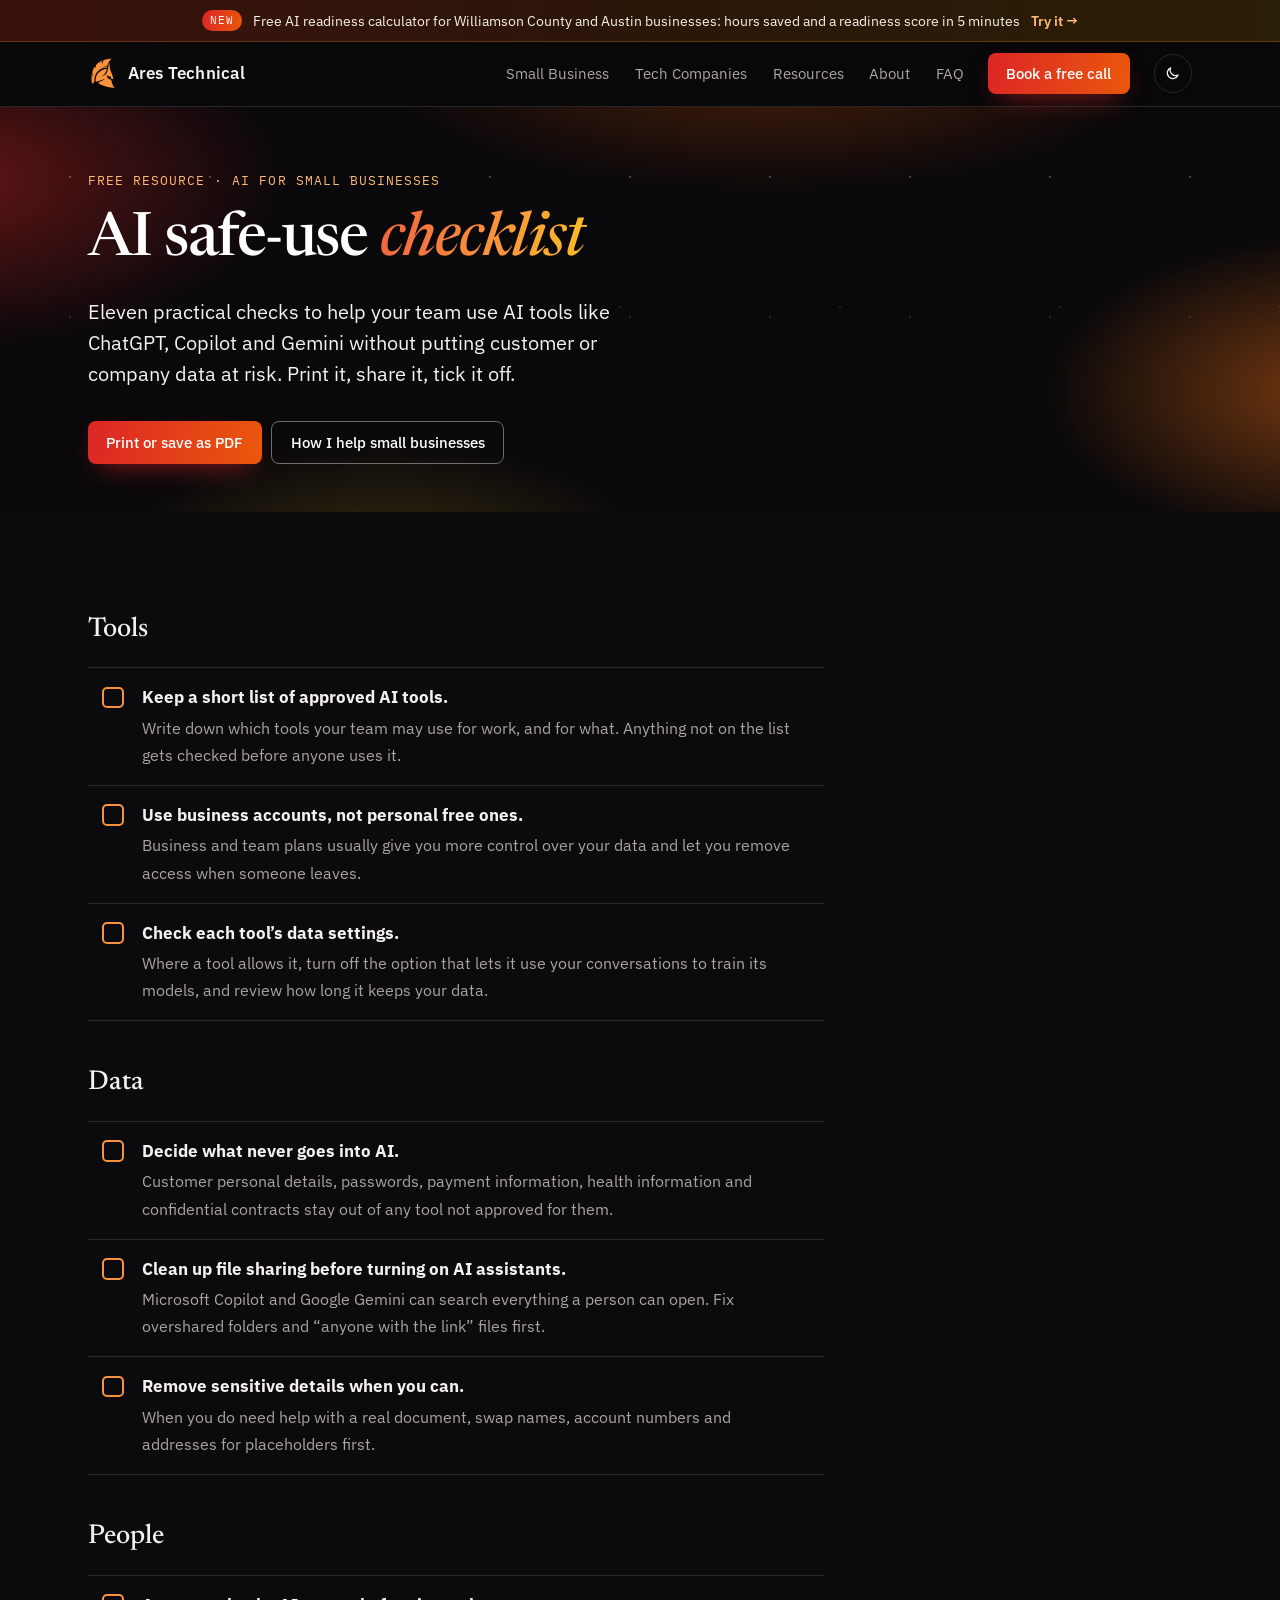
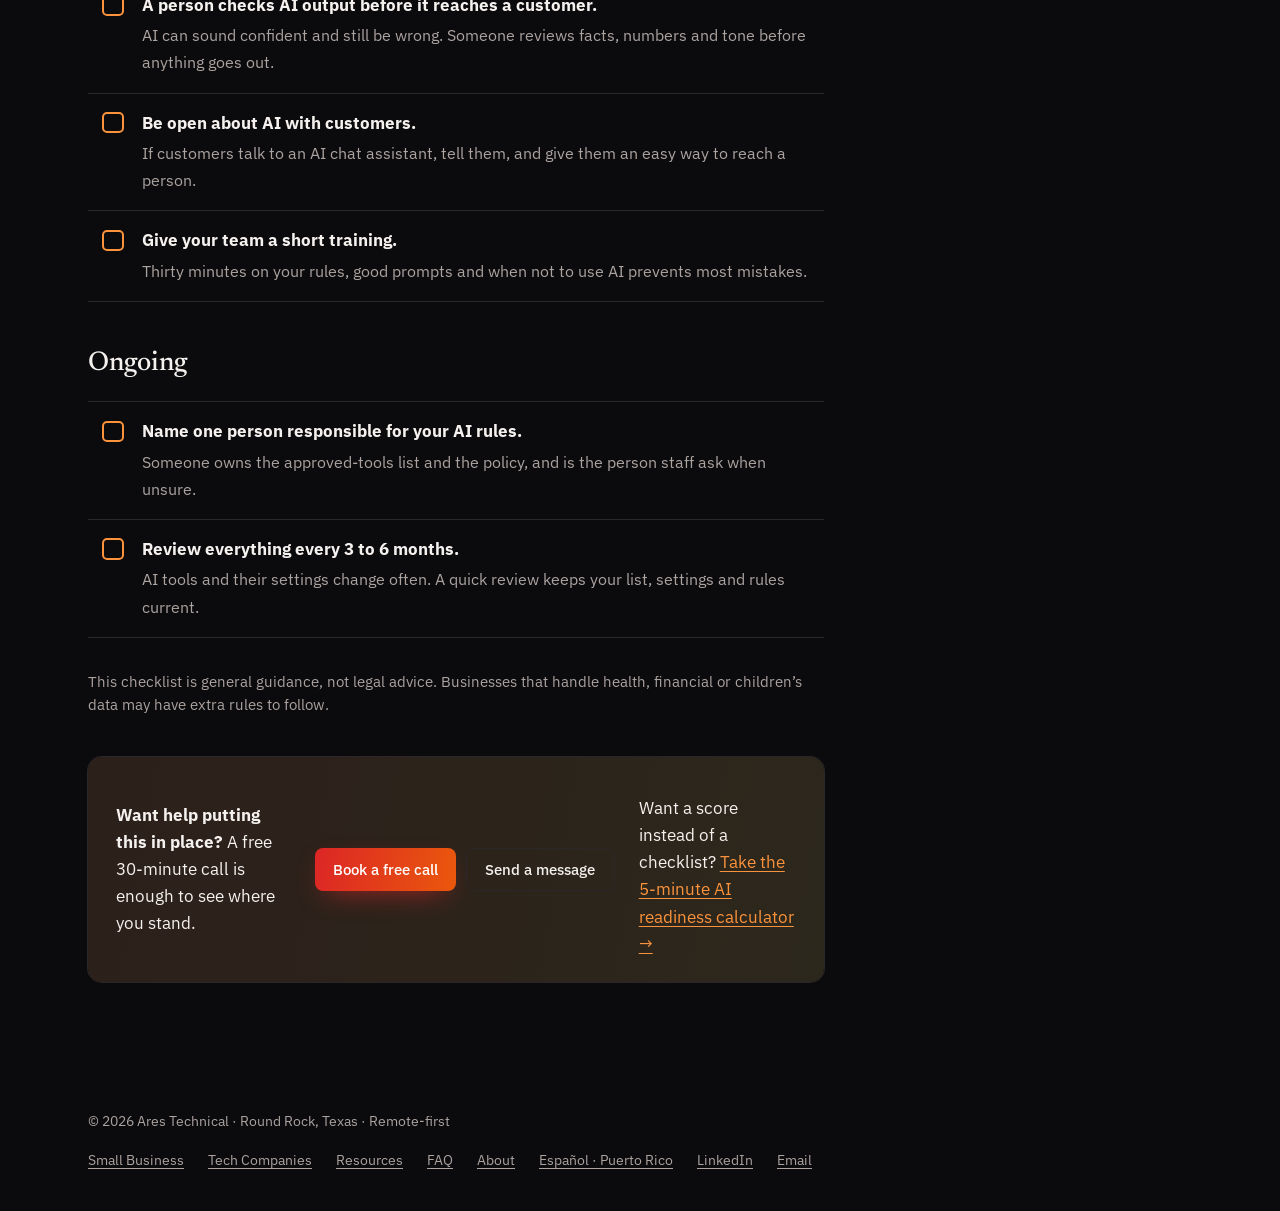
<file: ai/checklist/index.html>
<!DOCTYPE html>
<html lang="en">
<head>
<script>document.documentElement.classList.add("js");var t=null;try{t=localStorage.getItem("fj-theme")}catch(e){}document.documentElement.setAttribute("data-theme",t||"dark")</script>
<meta charset="utf-8">
<meta name="viewport" content="width=device-width, initial-scale=1, viewport-fit=cover">
<title>AI Safe-Use Checklist — Ares Technical</title>
<meta name="description" content="A free, printable 10-point checklist to help small businesses use AI tools like ChatGPT, Copilot and Gemini without putting customer data at risk.">
<link rel="canonical" href="https://arestechnical.com/ai/checklist/">
<link rel="icon" href="/favicon.svg" type="image/svg+xml"><link rel="apple-touch-icon" href="/apple-touch-icon.png">
<meta property="og:type" content="website">
<meta property="og:site_name" content="Ares Technical">
<meta property="og:title" content="Free AI safe-use checklist for small businesses">
<meta property="og:description" content="Put AI to work. Keep your data safe. Plain-language AI adoption help for small businesses.">
<meta property="og:url" content="https://arestechnical.com/ai/checklist/">
<meta name="twitter:card" content="summary">
<meta name="theme-color" content="#09080A">
<link rel="preconnect" href="https://fonts.googleapis.com">
<link rel="preconnect" href="https://fonts.gstatic.com" crossorigin>
<link href="https://fonts.googleapis.com/css2?family=Newsreader:ital,opsz,wght@0,6..72,400;0,6..72,500;1,6..72,400&family=IBM+Plex+Sans:wght@400;500;600&family=IBM+Plex+Mono:wght@400;500&display=swap" rel="stylesheet">

<link rel="stylesheet" href="/assets/site.css?v=1">
<style>
.about-body .roles{list-style:none; margin:1.5rem 0; padding:0}
.about-body .roles li{display:grid; grid-template-columns:9rem 1fr; gap:1rem; padding:.7rem 0; border-top:1px solid var(--rule); font-size:.95rem}
.about-body .roles span{font-family:var(--mono); color:var(--muted); font-size:.82rem}
@media (max-width:860px){ .about{grid-template-columns:1fr; gap:2rem} .about-body .roles li{grid-template-columns:1fr; gap:.1rem} }
/* AI page */
nav.site a[aria-current="page"]{color:#fff}
.readout.snap col.cap{width:62%}
.readout.snap td:last-child, .readout.snap th:last-child{white-space:nowrap}
.pain{list-style:none; margin:0; padding:0; display:grid; grid-template-columns:repeat(2,1fr); gap:1.25rem}
.pain li{background:var(--surface); border:1px solid var(--rule); border-radius:14px; padding:1.4rem 1.5rem 1.4rem 3.4rem; position:relative}
.pain li::before{content:"?"; position:absolute; left:1.2rem; top:1.25rem; width:1.5rem; height:1.5rem; border-radius:50%; display:grid; place-items:center; font:600 .85rem/1 var(--sans); color:#fff; background:var(--btn)}
.pain b{display:block; margin-bottom:.25rem}
.pain p{margin:0; color:var(--muted); font-size:.98rem}
.pain-note{margin:2rem 0 0; font-size:1.1rem; max-width:44rem}
@media (max-width:760px){ .pain{grid-template-columns:1fr} }
.svc .tag{display:inline-block; margin-left:.5rem; font-family:var(--mono); font-size:.68rem; letter-spacing:.06em; text-transform:uppercase; padding:.15rem .5rem; border-radius:999px; color:#fff; background:var(--btn); vertical-align:middle}
.svc .gets{list-style:none; margin:0 0 1rem; padding:0; font-size:.94rem}
.svc .gets li{padding:.3rem 0 .3rem 1.4rem; position:relative; border-top:1px dashed var(--rule)}
.svc .gets li::before{content:""; position:absolute; left:.1rem; top:.75rem; width:.55rem; height:.55rem; border-radius:2px; background:var(--grad)}
.svc-grid.two{grid-template-columns:repeat(2,1fr)}
@media (max-width:620px){ .svc-grid.two{grid-template-columns:1fr} }
.svc.start{background:linear-gradient(140deg, color-mix(in srgb,var(--c2) 12%, var(--surface)), color-mix(in srgb,var(--c4) 14%, var(--surface)))}
.why{list-style:none; margin:0; padding:0; display:grid; grid-template-columns:repeat(3,1fr); gap:2rem}
.why h3{font-family:var(--serif); font-weight:500; font-size:1.45rem; margin:0 0 .5rem}
.why p{margin:0; color:var(--muted)}
.why li{border-top:2px solid; border-image:var(--grad) 1; padding-top:1.1rem}
@media (max-width:860px){ .why{grid-template-columns:1fr} }
.back-tech{margin:2.5rem 0 0; font-size:.95rem; color:var(--muted)}
/* Use cases */
.uses{list-style:none; margin:0; padding:0; display:grid; grid-template-columns:repeat(2,1fr); gap:1.25rem}
.uses > li{background:var(--surface); border:1px solid var(--rule); border-radius:14px; padding:1.5rem 1.6rem; position:relative; overflow:hidden}
.uses > li::before{content:""; position:absolute; inset:0 0 auto 0; height:3px; background:var(--grad)}
.uses h3{font-size:1.1rem; font-weight:600; margin:0 0 .2rem}
.uses > li > p{margin:0 0 .8rem; color:var(--muted); font-size:.92rem}
.uses ul{margin:0; padding-left:1.1rem; font-size:.97rem}
.uses ul li{margin:.25rem 0}
.uses ul li::marker{color:var(--accent)}
@media (max-width:760px){ .uses{grid-template-columns:1fr} }
.why{grid-template-columns:repeat(2,1fr)}
@media (max-width:760px){ .why{grid-template-columns:1fr} }
/* Checklist page */
.ck-hero{padding:4rem 0 3rem}
.ck-hero h1{font-size:clamp(2.4rem,5vw,3.8rem)}
.ck{max-width:46rem}
.ck h2{font-family:var(--serif); font-weight:500; font-size:1.7rem; margin:2.5rem 0 1rem}
.ck h2:first-child{margin-top:0}
.ck ol{list-style:none; counter-reset:ck; margin:0; padding:0}
.ck ol li{counter-increment:ck; position:relative; padding:1rem 1rem 1rem 3.4rem; border-top:1px solid var(--rule)}
.ck ol li:last-child{border-bottom:1px solid var(--rule)}
.ck ol li::before{content:""; position:absolute; left:.9rem; top:1.15rem; width:1.35rem; height:1.35rem; border:2px solid var(--accent); border-radius:5px}
.ck ol li b{display:block; margin-bottom:.2rem}
.ck ol li span{color:var(--muted); font-size:.97rem}
.ck-actions{display:flex; gap:.6rem; flex-wrap:wrap; margin:1.75rem 0 0}
.ck-note{margin:2rem 0 0; color:var(--muted); font-size:.92rem}
@media print{
  header.site, footer.site, .ck-actions, .mid-cta, .skip, .toast{display:none !important}
  .hero{background:#fff !important; color:#000 !important; padding:0 0 1rem}
  .hero::before{display:none}
  .hero h1, .hero .lede, .hero .eyebrow{color:#000 !important; -webkit-text-fill-color:#000}
  .hero h1 em{background:none !important; color:#000 !important}
  body{background:#fff; color:#000}
  .ck ol li{break-inside:avoid; padding-top:.6rem; padding-bottom:.6rem}
  .ck ol li span{color:#333}
  section.block{padding:1rem 0}
  .ck-print-foot{display:block !important; margin-top:1.5rem; font-size:.85rem; color:#333}
  .ck h2{break-after:avoid; page-break-after:avoid; margin:1.2rem 0 .5rem; font-size:1.3rem}
  .ck ol, .ck{break-inside:auto}
  .ck ol li{font-size:.92rem}
  .ck-hero{padding:0 0 .5rem}
  @page{margin:.6in}
  html.js .rv{opacity:1 !important; transform:none !important}
}
.ck-print-foot{display:none}
/* Calculator promo bar */
.promo{background:linear-gradient(90deg,#3A120C,#2B1608 50%,#2A1F07); border-bottom:1px solid rgba(251,146,60,.25)}
.promo a{display:flex; align-items:center; justify-content:center; gap:.7rem; padding:.55rem 1rem; color:#F6F2EE; text-decoration:none; font-size:.9rem; text-align:center}
.promo-tag{font-family:var(--mono); font-size:.68rem; letter-spacing:.08em; text-transform:uppercase; padding:.12rem .5rem; border-radius:999px; background:linear-gradient(100deg,#DC2626,#EA580C); color:#fff; flex:none}
.promo-go{font-weight:600; color:#FDBA74; white-space:nowrap}
.promo a:hover .promo-go{text-decoration:underline; text-underline-offset:.2em}
.promo-short{display:none}
@media (max-width:760px){ .promo-long{display:none} .promo-short{display:inline} }
@media print{ .promo{display:none} }
</style>
</head>
<body>
<a class="skip" href="#main">Skip to content</a>

<div class="promo"><a href="/ai/calculator/"><span class="promo-tag">New</span><span class="promo-long">Free AI readiness calculator for Williamson County and Austin businesses: hours saved and a readiness score in 5 minutes</span><span class="promo-short">Free 5-minute AI readiness calculator</span><span class="promo-go">Try it →</span></a></div>
<header class="site">
  <div class="wrap">
    <a class="brand" href="/" aria-label="Ares Technical, home">
      <svg viewBox="24 26 174 210" aria-hidden="true"><path fill="#FB923C" d="M190.05373,232.22569c-38.69679-1.77901-85.65598-11.48381-115.0988-35.66835 c17.7553-7.26927,33.64081-15.70074,48.43978-27.26381c-7.61177,2.49298-13.9633,5.43839-20.97958,8.36829 c-13.78454,5.75626-27.86847,9.72964-42.62123,12.2838c-6.36628-40.32397,20.77831-78.47913,59.70861-87.05015 c6.15701-1.35555,11.75313-2.3353,17.24075-1.28734c-6.60068,26.11547-17.07929,39.62914-39.51367,53.1932 c10.62619-3.05455,20.36779-8.10307,28.81535-15.39772c25.76861-22.25175,12.63889-58.99164,31.82574-84.36465 c-4.86778,22.35002-2.64728,43.52696,6.53474,63.65442l9.37596,23.53486c3.98619,10.00583,5.8629,20.08717,7.23099,31.19537 c-5.10312-1.70947-9.09077-3.40735-14.05981-4.65944l-3.3217-12.40889c-0.41736-1.55908-4.16606-2.38821-5.62183-2.06125 c-3.38739,0.76079-4.4037-1.71819-6.54984-2.61589l-17.14835-7.17307c3.41776,17.46814,14.07063,29.43126,32.35899,32.14139 C170.47723,196.5249,175.72119,216.81497,190.05373,232.22569z M126.0826,212.51891 c0.19595,3.00414,2.48534,2.41803,4.21452,3.12833c15.00339,6.16302,30.54568,9.78931,46.71219,9.95749 c-8.48077-11.66739-14.95459-23.20631-18.10243-36.62888c-0.43842-1.86938,0.73158-4.04985-2.02188-4.95168 c1.33734,13.12807,4.27676,25.8719,11.16353,37.02191C154.73412,220.39615,139.87511,217.168,126.0826,212.51891z M36.93874,168.06996l0.39012-17.83859c0.0876-4.00565,1.00231-7.54016,2.62286-11.48424 c2.0474,1.60234,2.12848,4.21394,5.04054,4.44205c-3.87282-6.02692-7.34338-11.923-9.9669-19.1961 c3.87796-15.26764,10.56954-29.30566,19.99451-41.65127c2.01585,6.32501,4.05193,11.75084,6.99636,17.20699 c-0.4136-8.23543-3.12237-15.82978-1.4477-23.68141c11.63688-14.11447,26.51136-23.98346,43.66889-31.94493 c0.96149,2.82162,0.72519,5.38645,0.14361,8.12138c-6.48997,4.99878-13.88375,8.15697-19.31773,14.61973 c6.69287-3.72936,11.64832-8.68753,19.53332-11.38976l2.03757,13.3707c1.27792-9.75041,2.60239-18.46772,6.11794-27.78623 c10.12741-4.24632,20.92062-6.65197,32.03397-8.36202c8.13722-1.27642,15.6815-2.7947,24.41966-2.71923 c-14.1516,12.90162-23.9364,28.87504-28.39496,47.70346c-14.91345,1.60735-28.36908,6.29581-41.41745,13.31133 c-2.36818,1.27327-5.46661,1.72504-6.17988,4.96204c14.17753-8.87474,29.99248-12.96122,46.46317-13.34338 c-1.01979,3.33801-0.93916,6.10391-1.17871,9.74004c-45.86707,0.29337-83.73877,32.29144-87.96905,78.13308 c-0.62438,6.7661-0.25181,13.02094-0.33815,19.89554c-0.7036,2.55115-4.18911,4.12608-5.95784,5.77713l-9.69847,9.05327 c-5.35534-23.68015-6.21622-48.22421-1.55536-72.88571c3.66554,1.55774,3.84235,4.69766,3.32884,8.08817 C35.06784,148.39973,34.47336,158.99934,36.93874,168.06996z M37.74517,170.17203l-0.02736,0.6516v0.67438l0.02736,0.65161 l0.02735-0.65161v-0.67438L37.74517,170.17203z M126.0826,212.51891c13.7925,4.64909,28.65151,7.87724,41.96592,8.52718 c-6.88676-11.15001-9.82619-23.89384-11.16353-37.02191c2.75346,0.90182,1.58347,3.08229,2.02188,4.95168 c3.14784,13.42256,9.62166,24.96149,18.10243,36.62888c-16.1665-0.16818-31.7088-3.79446-46.71219-9.95749 C128.56795,214.93694,126.27856,215.52304,126.0826,212.51891z"/></svg>
      <span>Ares Technical</span>
    </a>
    <nav class="site" id="siteNav" aria-label="Main">
      <ul>
        <li><a href="/">Small Business</a></li>
        <li><a href="/tech/">Tech Companies</a></li>
        <li><a href="/resources/" aria-current="page">Resources</a></li>
        <li><a href="/fernando/">About</a></li>
        <li><a href="/faq/">FAQ</a></li>
      </ul>
    </nav>
    <a class="btn btn-primary hdr-cta" href="https://calendly.com/fernando-jorge-arestechnical/30min" target="_blank" rel="noopener">Book a free call</a>
    <button class="icon-btn theme-btn" type="button" id="themeBtn" aria-label="Switch color theme"><svg class="sun" viewBox="0 0 24 24" fill="none" stroke="currentColor" stroke-width="1.8" stroke-linecap="round"><circle cx="12" cy="12" r="4.2"/><path d="M12 2.5v2.2M12 19.3v2.2M4.6 4.6l1.6 1.6M17.8 17.8l1.6 1.6M2.5 12h2.2M19.3 12h2.2M4.6 19.4l1.6-1.6M17.8 6.2l1.6-1.6"/></svg><svg class="moon" viewBox="0 0 24 24" fill="none" stroke="currentColor" stroke-width="1.8" stroke-linejoin="round"><path d="M20 14.5A8 8 0 0 1 9.5 4a8 8 0 1 0 10.5 10.5z"/></svg></button>
    <button class="icon-btn menu-btn" type="button" id="menuBtn" aria-label="Open menu" aria-expanded="false" aria-controls="siteNav"><svg viewBox="0 0 24 24" fill="none" stroke="currentColor" stroke-width="2" stroke-linecap="round"><path d="M4 7h16M4 12h16M4 17h16"/></svg></button>
  </div>
</header>

<main id="main">
<span id="top"></span>
<section class="hero ck-hero">
  <div class="wrap">
    <div>
      <p class="eyebrow">Free resource · AI for small businesses</p>
      <h1>AI safe-use <em>checklist</em></h1>
      <p class="lede">Eleven practical checks to help your team use AI tools like ChatGPT, Copilot and Gemini without putting customer or company data at risk. Print it, share it, tick it off.</p>
      <div class="ck-actions"><button class="btn btn-primary" type="button" onclick="window.print()">Print or save as PDF</button><a class="btn btn-ghost" href="/">How I help small businesses</a></div>
    </div>
  </div>
</section>

<section class="block">
  <div class="wrap">
    <div class="ck">
      <h2>Tools</h2>
      <ol>
        <li><b>Keep a short list of approved AI tools.</b><span>Write down which tools your team may use for work, and for what. Anything not on the list gets checked before anyone uses it.</span></li>
        <li><b>Use business accounts, not personal free ones.</b><span>Business and team plans usually give you more control over your data and let you remove access when someone leaves.</span></li>
        <li><b>Check each tool’s data settings.</b><span>Where a tool allows it, turn off the option that lets it use your conversations to train its models, and review how long it keeps your data.</span></li>
      </ol>
      <h2>Data</h2>
      <ol>
        <li><b>Decide what never goes into AI.</b><span>Customer personal details, passwords, payment information, health information and confidential contracts stay out of any tool not approved for them.</span></li>
        <li><b>Clean up file sharing before turning on AI assistants.</b><span>Microsoft Copilot and Google Gemini can search everything a person can open. Fix overshared folders and “anyone with the link” files first.</span></li>
        <li><b>Remove sensitive details when you can.</b><span>When you do need help with a real document, swap names, account numbers and addresses for placeholders first.</span></li>
      </ol>
      <h2>People</h2>
      <ol>
        <li><b>A person checks AI output before it reaches a customer.</b><span>AI can sound confident and still be wrong. Someone reviews facts, numbers and tone before anything goes out.</span></li>
        <li><b>Be open about AI with customers.</b><span>If customers talk to an AI chat assistant, tell them, and give them an easy way to reach a person.</span></li>
        <li><b>Give your team a short training.</b><span>Thirty minutes on your rules, good prompts and when not to use AI prevents most mistakes.</span></li>
      </ol>
      <h2>Ongoing</h2>
      <ol>
        <li><b>Name one person responsible for your AI rules.</b><span>Someone owns the approved-tools list and the policy, and is the person staff ask when unsure.</span></li>
        <li><b>Review everything every 3 to 6 months.</b><span>AI tools and their settings change often. A quick review keeps your list, settings and rules current.</span></li>
      </ol>
      <p class="ck-note">This checklist is general guidance, not legal advice. Businesses that handle health, financial or children’s data may have extra rules to follow.</p>
      <p class="ck-print-foot">Ares Technical · arestechnical.com/ai/checklist · info@arestechnical.com</p>
      <div class="mid-cta">
        <p><strong>Want help putting this in place?</strong> A free 30-minute call is enough to see where you stand.</p>
        <div class="mid-cta-btns"><a class="btn btn-primary" href="https://calendly.com/fernando-jorge-arestechnical/30min" target="_blank" rel="noopener">Book a free call</a><a class="btn btn-ghost" href="/#contact">Send a message</a></div>
        <p style="margin-top:14px">Want a score instead of a checklist? <a href="/ai/calculator/">Take the 5-minute AI readiness calculator →</a></p>
      </div>
    </div>
  </div>
</section>
</main>
<div class="toast" id="toast" role="status" aria-live="polite"></div>

<footer class="site">
  <div class="wrap">
    <span>© <span id="yr">2026</span> Ares Technical · Round Rock, Texas · Remote-first</span>
    <ul>
      <li><a href="/">Small Business</a></li>
      <li><a href="/tech/">Tech Companies</a></li>
      <li><a href="/resources/">Resources</a></li>
      <li><a href="/faq/">FAQ</a></li>
      <li><a href="/fernando/">About</a></li>
      <li><a href="/pr/" hreflang="es" lang="es">Español · Puerto Rico</a></li>
      <li><a href="https://www.linkedin.com/in/fernando-jorge" target="_blank" rel="noopener">LinkedIn</a></li>
      <li><a href="mailto:info@arestechnical.com">Email</a></li>
    </ul>
  </div>
</footer>

<script>
(function(){
  var root=document.documentElement, reduce=matchMedia("(prefers-reduced-motion: reduce)").matches;
  document.getElementById("yr").textContent=new Date().getFullYear();

  // theme (shared with the portfolio)
  document.getElementById("themeBtn").addEventListener("click",function(){
    var cur=root.getAttribute("data-theme")||(matchMedia("(prefers-color-scheme: dark)").matches?"dark":"light");
    var next=cur==="dark"?"light":"dark"; root.setAttribute("data-theme",next);
    try{localStorage.setItem("fj-theme",next)}catch(e){}
  });

  // mobile menu
  var nav=document.getElementById("siteNav"), mb=document.getElementById("menuBtn");
  function setMenu(open){nav.classList.toggle("open",open); mb.setAttribute("aria-expanded",String(open)); mb.setAttribute("aria-label",open?"Close menu":"Open menu")}
  mb.addEventListener("click",function(){setMenu(!nav.classList.contains("open"))});
  nav.addEventListener("click",function(e){if(e.target.closest("a"))setMenu(false)});
  addEventListener("keydown",function(e){if(e.key==="Escape")setMenu(false)});



  // email fallbacks: copy address
  var toast=document.getElementById("toast"), tt;
  function say(msg){toast.textContent=msg; toast.classList.add("show"); clearTimeout(tt); tt=setTimeout(function(){toast.classList.remove("show")},3200)}
  function copy(text){
    if(navigator.clipboard&&window.isSecureContext){return navigator.clipboard.writeText(text)}
    return new Promise(function(res,rej){var ta=document.createElement("textarea"); ta.value=text; ta.setAttribute("readonly",""); ta.style.position="fixed"; ta.style.opacity="0"; document.body.appendChild(ta); ta.select(); try{document.execCommand("copy")?res():rej()}catch(e){rej(e)} document.body.removeChild(ta)});
  }
  [].forEach.call(document.querySelectorAll("[data-copy]"),function(b){b.addEventListener("click",function(){
    var a=b.getAttribute("data-copy");
    copy(a).then(function(){say("Copied "+a)},function(){say("Email: "+a)});
  })});


  var pre=new URLSearchParams(location.search).get("service"), sel=document.getElementById("f-service");
  if(pre&&sel){[].forEach.call(sel.options,function(o){if(o.value.toLowerCase().indexOf(pre.toLowerCase())>-1)sel.value=o.value})}
  // contact form → Formspree (AJAX, with normal POST as the no-JS fallback)
  var form=document.getElementById("contactForm");
  if(form && window.fetch){
    var ok=document.getElementById("formSuccess"), formErr=document.getElementById("e-form"), btn=form.querySelector(".f-submit"), btnHTML=btn.innerHTML;
    var msgs={name:"Please add your name.",email:"Please enter a valid email address.",message:"Please tell me a little about your business."};
    function setErr(name,msg){
      var el=form.elements[name], out=document.getElementById("e-"+name);
      if(el)el.setAttribute("aria-invalid",msg?"true":"false");
      if(out)out.textContent=msg||"";
    }
    function check(){
      var first=null;
      ["name","email","message"].forEach(function(n){
        var el=form.elements[n], bad=!el.value.trim()||(n==="email"&&!el.checkValidity());
        setErr(n,bad?msgs[n]:""); if(bad&&!first)first=el;
      });
      return first;
    }
    ["name","email","message"].forEach(function(n){form.elements[n].addEventListener("input",function(){if(this.getAttribute("aria-invalid")==="true")setErr(n,"")})});
    form.addEventListener("submit",function(e){
      e.preventDefault(); formErr.textContent="";
      var bad=check(); if(bad){bad.focus(); return}
      btn.disabled=true; btn.textContent="Sending…";
      fetch(form.action,{method:"POST",body:new FormData(form),headers:{"Accept":"application/json"}})
        .then(function(r){return r.json().catch(function(){return{}}).then(function(d){return{ok:r.ok,d:d}})})
        .then(function(res){
          if(res.ok){form.hidden=true; ok.hidden=false; ok.focus(); form.reset(); return}
          var errs=(res.d&&res.d.errors)||[], shown=false;
          errs.forEach(function(x){ if(x.field&&document.getElementById("e-"+x.field)){setErr(x.field,x.message);shown=true} });
          formErr.textContent=shown?"Please fix the highlighted fields.":((errs[0]&&errs[0].message)||"Something went wrong sending your message. Please try again, or email info@arestechnical.com.");
        })
        .catch(function(){formErr.textContent="Couldn’t reach the form service. Check your connection and try again, or email info@arestechnical.com."})
        .then(function(){btn.disabled=false; btn.innerHTML=btnHTML});
    });
  }


  // reveal on scroll
  if("IntersectionObserver" in window && !reduce){
    var io=new IntersectionObserver(function(es){es.forEach(function(e){if(e.isIntersecting){e.target.classList.add("in"); io.unobserve(e.target)}})},{rootMargin:"0px 0px -8% 0px"});
    [].forEach.call(document.querySelectorAll(".ck ol li, .mid-cta"),function(el){
      if(el.getBoundingClientRect().top>innerHeight){el.classList.add("rv"); io.observe(el)}
    });
  }
})();
</script>
</body>
</html>
</file>
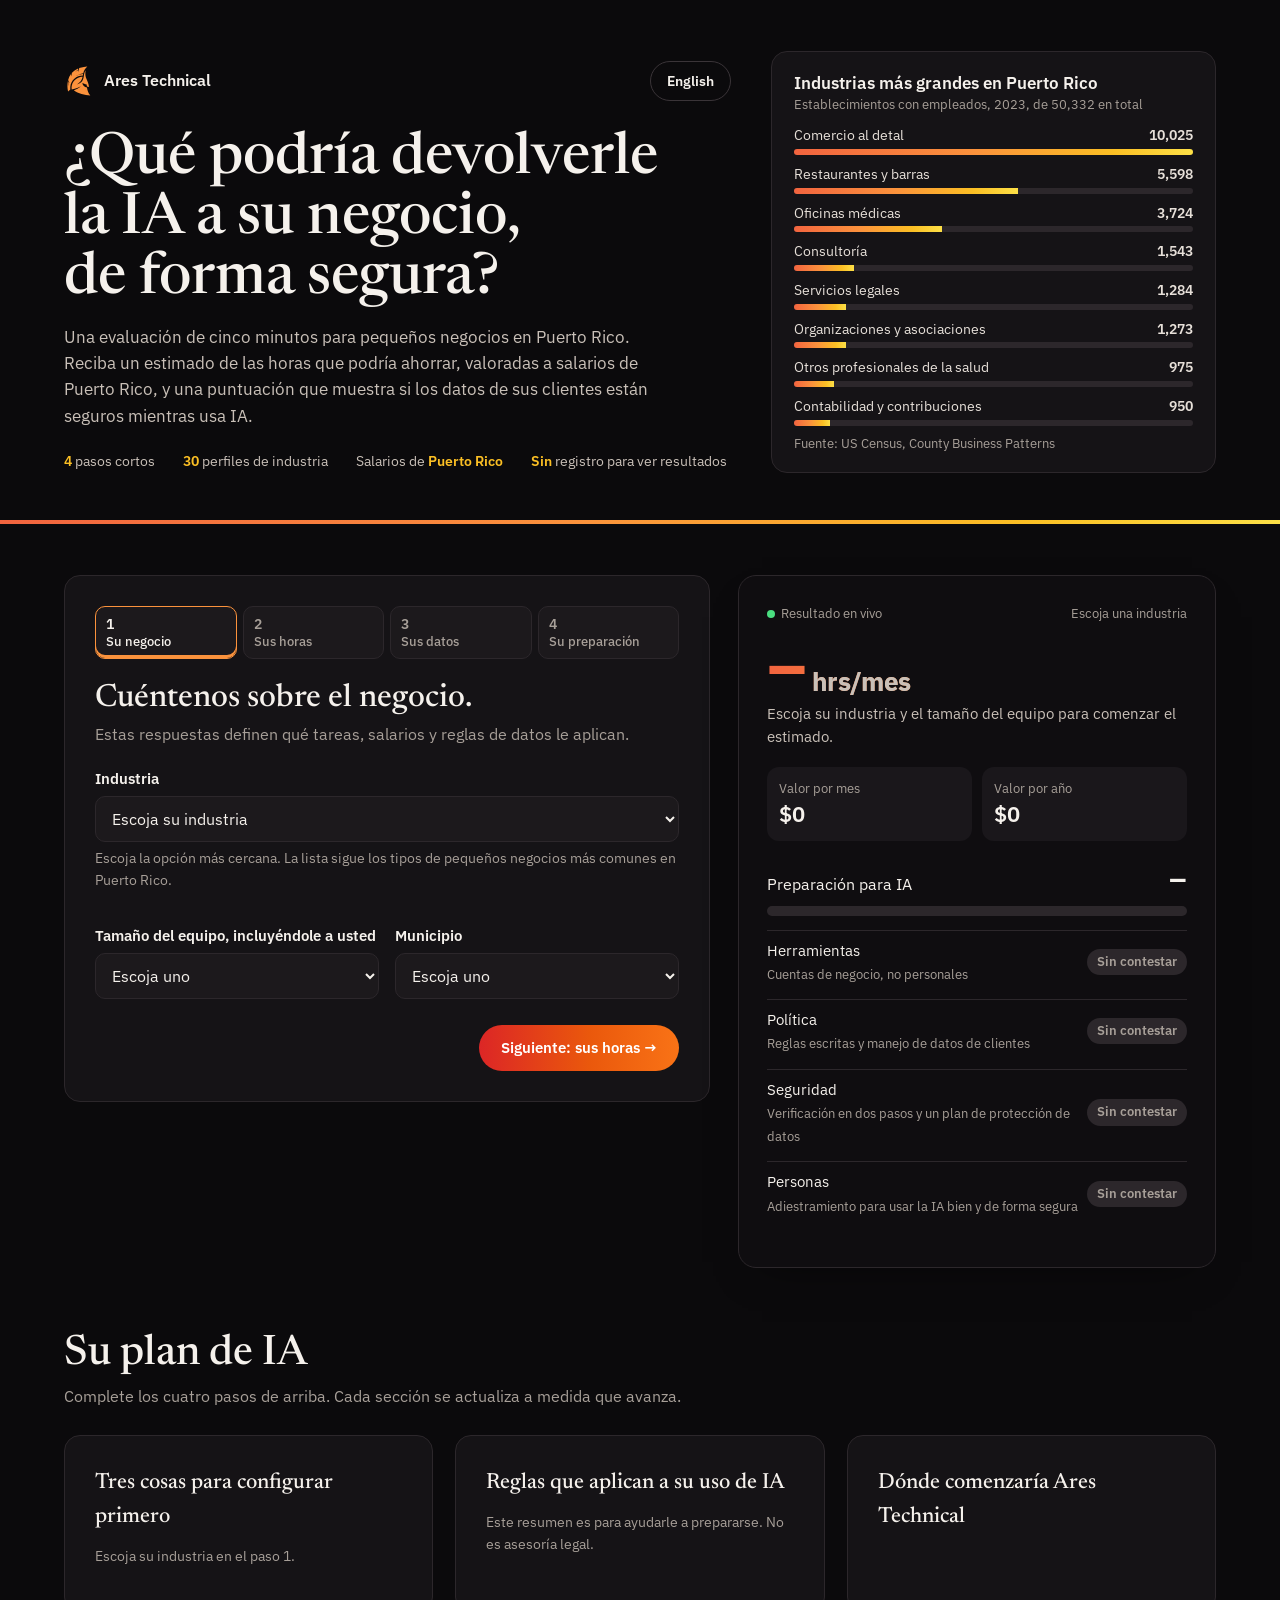
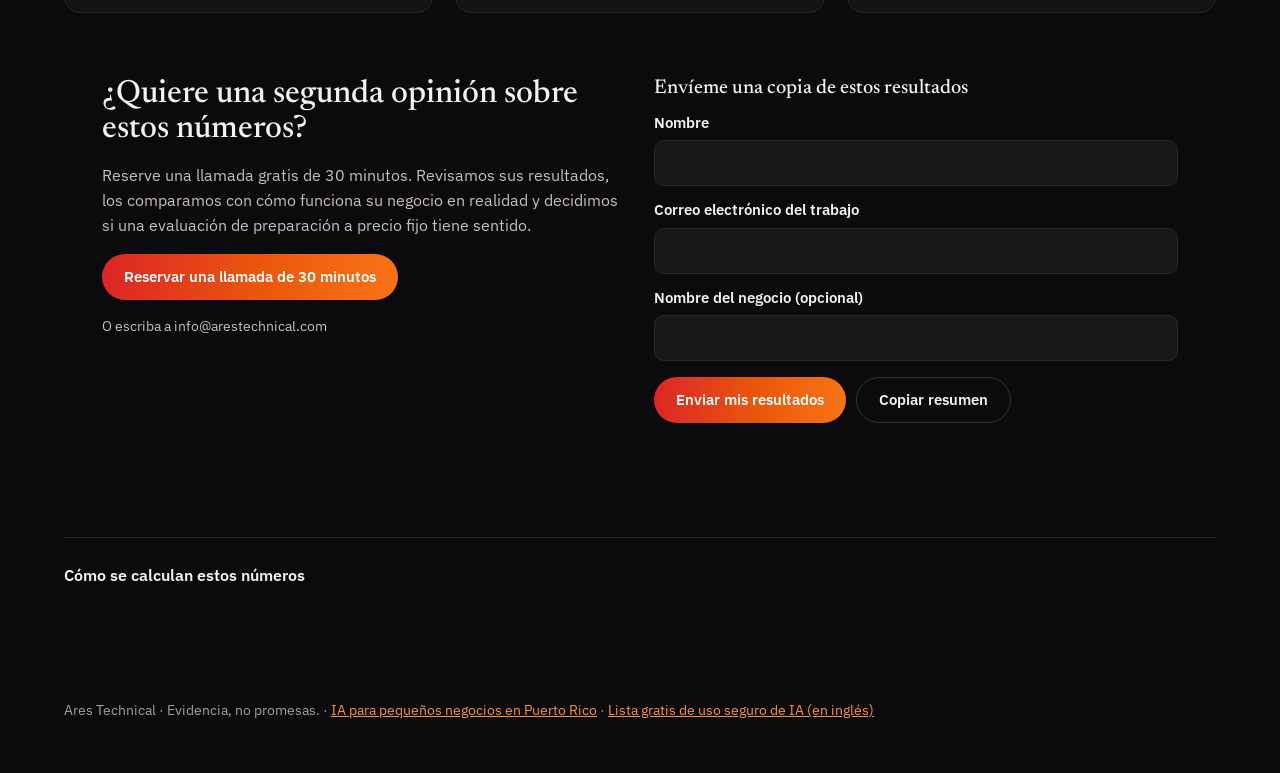
<file: pr/calculator/index.html>
<!DOCTYPE html>
<html lang="es">
<head>
<meta charset="utf-8">
<meta name="viewport" content="width=device-width, initial-scale=1">
<title>Calculadora de preparación para IA · Puerto Rico · Ares Technical</title>
<meta name="description" content="Estime las horas que la IA podría devolverle a su negocio en Puerto Rico y verifique si los datos de sus clientes están seguros.">
<link rel="canonical" href="https://arestechnical.com/pr/calculator/">
<link rel="icon" href="/favicon.svg" type="image/svg+xml"><link rel="apple-touch-icon" href="/apple-touch-icon.png">
<meta property="og:title" content="Calculadora gratis de IA para pequeños negocios en Puerto Rico">
<meta property="og:description" content="Horas que la IA podría devolverle, valoradas a salarios de Puerto Rico, y una puntuación de preparación para los datos de sus clientes. Cinco minutos, sin registro.">
<meta property="og:url" content="https://arestechnical.com/pr/calculator/">
<meta property="og:type" content="website">
<meta property="og:locale" content="es_PR">
<link rel="alternate" hreflang="es-PR" href="https://arestechnical.com/pr/calculator/">
<link rel="alternate" hreflang="en" href="https://arestechnical.com/pr/calculator/?lang=en">
<script>try{var t=localStorage.getItem("fj-theme");document.documentElement.setAttribute("data-theme",t||"dark")}catch(e){document.documentElement.setAttribute("data-theme","dark")}</script>
<link rel="preconnect" href="https://fonts.googleapis.com">
<link rel="preconnect" href="https://fonts.gstatic.com" crossorigin>
<link href="https://fonts.googleapis.com/css2?family=Newsreader:ital,opsz,wght@0,6..72,400;0,6..72,500;1,6..72,400&family=IBM+Plex+Sans:wght@400;500;600&family=IBM+Plex+Mono:wght@400;500&display=swap" rel="stylesheet">
<link rel="stylesheet" href="/assets/calculator.css?v=1">
<style>
.hrow{display:flex;justify-content:space-between;align-items:center;gap:12px;margin-bottom:28px}
.hrow .brand{margin-bottom:0}
.langbtn{min-height:40px;border:1px solid #3a3438;background:transparent;color:#F5F1EC;border-radius:999px;padding:8px 16px;font:600 14px "IBM Plex Sans",system-ui,sans-serif;cursor:pointer}
.langbtn:hover{border-color:#FB923C}
</style>
</head>
<body>
<header class="band">
 <div class="wrap hgrid">
  <div>
  <div class="hrow">
   <a class="brand" href="/pr/" aria-label="Ares Technical">
    <svg viewBox="24 26 174 210" aria-hidden="true"><path fill="#FB923C" d="M190.05373,232.22569c-38.69679-1.77901-85.65598-11.48381-115.0988-35.66835 c17.7553-7.26927,33.64081-15.70074,48.43978-27.26381c-7.61177,2.49298-13.9633,5.43839-20.97958,8.36829 c-13.78454,5.75626-27.86847,9.72964-42.62123,12.2838c-6.36628-40.32397,20.77831-78.47913,59.70861-87.05015 c6.15701-1.35555,11.75313-2.3353,17.24075-1.28734c-6.60068,26.11547-17.07929,39.62914-39.51367,53.1932 c10.62619-3.05455,20.36779-8.10307,28.81535-15.39772c25.76861-22.25175,12.63889-58.99164,31.82574-84.36465 c-4.86778,22.35002-2.64728,43.52696,6.53474,63.65442l9.37596,23.53486c3.98619,10.00583,5.8629,20.08717,7.23099,31.19537 c-5.10312-1.70947-9.09077-3.40735-14.05981-4.65944l-3.3217-12.40889c-0.41736-1.55908-4.16606-2.38821-5.62183-2.06125 c-3.38739,0.76079-4.4037-1.71819-6.54984-2.61589l-17.14835-7.17307c3.41776,17.46814,14.07063,29.43126,32.35899,32.14139 C170.47723,196.5249,175.72119,216.81497,190.05373,232.22569z M126.0826,212.51891 c0.19595,3.00414,2.48534,2.41803,4.21452,3.12833c15.00339,6.16302,30.54568,9.78931,46.71219,9.95749 c-8.48077-11.66739-14.95459-23.20631-18.10243-36.62888c-0.43842-1.86938,0.73158-4.04985-2.02188-4.95168 c1.33734,13.12807,4.27676,25.8719,11.16353,37.02191C154.73412,220.39615,139.87511,217.168,126.0826,212.51891z M36.93874,168.06996l0.39012-17.83859c0.0876-4.00565,1.00231-7.54016,2.62286-11.48424 c2.0474,1.60234,2.12848,4.21394,5.04054,4.44205c-3.87282-6.02692-7.34338-11.923-9.9669-19.1961 c3.87796-15.26764,10.56954-29.30566,19.99451-41.65127c2.01585,6.32501,4.05193,11.75084,6.99636,17.20699 c-0.4136-8.23543-3.12237-15.82978-1.4477-23.68141c11.63688-14.11447,26.51136-23.98346,43.66889-31.94493 c0.96149,2.82162,0.72519,5.38645,0.14361,8.12138c-6.48997,4.99878-13.88375,8.15697-19.31773,14.61973 c6.69287-3.72936,11.64832-8.68753,19.53332-11.38976l2.03757,13.3707c1.27792-9.75041,2.60239-18.46772,6.11794-27.78623 c10.12741-4.24632,20.92062-6.65197,32.03397-8.36202c8.13722-1.27642,15.6815-2.7947,24.41966-2.71923 c-14.1516,12.90162-23.9364,28.87504-28.39496,47.70346c-14.91345,1.60735-28.36908,6.29581-41.41745,13.31133 c-2.36818,1.27327-5.46661,1.72504-6.17988,4.96204c14.17753-8.87474,29.99248-12.96122,46.46317-13.34338 c-1.01979,3.33801-0.93916,6.10391-1.17871,9.74004c-45.86707,0.29337-83.73877,32.29144-87.96905,78.13308 c-0.62438,6.7661-0.25181,13.02094-0.33815,19.89554c-0.7036,2.55115-4.18911,4.12608-5.95784,5.77713l-9.69847,9.05327 c-5.35534-23.68015-6.21622-48.22421-1.55536-72.88571c3.66554,1.55774,3.84235,4.69766,3.32884,8.08817 C35.06784,148.39973,34.47336,158.99934,36.93874,168.06996z M37.74517,170.17203l-0.02736,0.6516v0.67438l0.02736,0.65161 l0.02735-0.65161v-0.67438L37.74517,170.17203z M126.0826,212.51891c13.7925,4.64909,28.65151,7.87724,41.96592,8.52718 c-6.88676-11.15001-9.82619-23.89384-11.16353-37.02191c2.75346,0.90182,1.58347,3.08229,2.02188,4.95168 c3.14784,13.42256,9.62166,24.96149,18.10243,36.62888c-16.1665-0.16818-31.7088-3.79446-46.71219-9.95749 C128.56795,214.93694,126.27856,215.52304,126.0826,212.51891z"/></svg>
    Ares Technical
   </a>
   <button class="langbtn" id="langBtn" type="button"></button>
  </div>
  <h1 data-t="h1"></h1>
  <p data-t="hp"></p>
  <div class="facts" id="facts"></div>
  </div>
  <figure class="local">
   <figcaption><span data-t="figT"></span> <small data-t="figS"></small></figcaption>
   <div id="localBars"></div>
   <small class="src" data-t="figSrc"></small>
  </figure>
 </div>
</header>

<main class="band">
 <div class="wrap grid">
  <section class="card" id="calcCard">
   <div class="tabs" role="tablist">
    <button class="tab" role="tab" id="tb1" aria-selected="true" data-s="1">1<span data-t="tab1"></span></button>
    <button class="tab" role="tab" id="tb2" aria-selected="false" data-s="2">2<span data-t="tab2"></span></button>
    <button class="tab" role="tab" id="tb3" aria-selected="false" data-s="3">3<span data-t="tab3"></span></button>
    <button class="tab" role="tab" id="tb4" aria-selected="false" data-s="4">4<span data-t="tab4"></span></button>
   </div>

   <div class="step on" id="s1" role="tabpanel">
    <h2 data-t="s1h"></h2>
    <p class="lede" data-t="s1p"></p>
    <label class="f" for="ind" data-t="indL"></label>
    <select id="ind"></select>
    <p class="hint" id="indHint"></p>
    <div class="row2">
     <div><label class="f" for="size" data-t="sizeL"></label>
      <select id="size"></select></div>
     <div><label class="f" for="city" data-t="cityL"></label>
      <select id="city"></select></div>
    </div>
    <p class="hint" id="cityHint"></p>
    <div class="nav"><span></span><button class="btn go" data-next="2" data-t="n2"></button></div>
   </div>

   <div class="step" id="s2" role="tabpanel">
    <h2 data-t="s2h"></h2>
    <p class="lede" data-t="s2p"></p>
    <div class="desk"><label for="deskN" data-t="deskL"></label><input type="number" id="deskN" min="1" max="200" step="1"><span class="hint" style="margin:0" data-t="deskH"></span></div>
    <div id="sliders"></div>
    <div class="nav"><button class="btn ghost" data-next="1" data-t="back"></button><button class="btn go" data-next="3" data-t="n3"></button></div>
   </div>

   <div class="step" id="s3" role="tabpanel">
    <h2 data-t="s3h"></h2>
    <p class="lede" data-t="s3p"></p>
    <fieldset><legend data-t="dataL"></legend><div class="opts two" id="dataOpts"></div></fieldset>
    <div class="nav"><button class="btn ghost" data-next="2" data-t="back"></button><button class="btn go" data-next="4" data-t="n4"></button></div>
   </div>

   <div class="step" id="s4" role="tabpanel">
    <h2 data-t="s4h"></h2>
    <p class="lede" data-t="s4p"></p>
    <div id="qs"></div>
    <div class="nav"><button class="btn ghost" data-next="3" data-t="back"></button><a class="btn go" href="#plan" id="seePlan" data-t="seePlan"></a></div>
   </div>
  </section>

  <aside class="readout" aria-live="polite" id="readout">
   <div class="top"><span class="live"><i></i> <span data-t="live"></span></span><span id="roInd"></span></div>
   <div class="big num" id="roHours">0</div>
   <p class="sub" id="roHoursSub"></p>
   <div class="kv">
    <div><small data-t="perMonth"></small><b id="roMonth">$0</b></div>
    <div><small data-t="perYear"></small><b id="roYear">$0</b></div>
   </div>
   <p class="sub" id="roShare"></p>
   <div class="meter" style="margin-top:18px">
    <div class="mh"><span data-t="readiness"></span><b id="roScore">–</b></div>
    <div class="bar"><i id="roBar"></i></div>
    <ul class="pillars" id="roPillars"></ul>
    <p class="sens" id="roSens"></p>
   </div>
  </aside>
 </div>

 <section class="wrap report" id="plan" style="margin-top:clamp(36px,5vw,64px)">
  <h2 id="planTitle"></h2>
  <p class="lede" id="planLede"></p>
  <div id="flags"></div>
  <div class="rgrid">
   <div class="card"><h3 data-t="c1"></h3><div id="recos"></div></div>
   <div class="card"><h3 data-t="c2"></h3><ul class="rules" id="rules"></ul><p class="hint" data-t="notLegal"></p></div>
   <div class="card"><h3 data-t="c3"></h3><div id="pkgs"></div></div>
  </div>

  <div class="cta">
   <div>
    <h3 data-t="ctaH"></h3>
    <p data-t="ctaP"></p>
    <p><a class="btn go" href="https://calendly.com/fernando-jorge-arestechnical/30min" target="_blank" rel="noopener" data-t="ctaB"></a></p>
    <p style="font-size:14px" data-t="ctaE"></p>
   </div>
   <form id="lead" novalidate>
    <h3 style="font-size:20px" data-t="fH"></h3>
    <label class="f" for="ln" data-t="fN"></label><input type="text" id="ln" autocomplete="given-name" required>
    <label class="f" for="le" data-t="fE"></label><input type="email" id="le" autocomplete="email" required>
    <label class="f" for="lc" data-t="fC"></label><input type="text" id="lc" autocomplete="organization">
    <input type="text" id="gotcha" tabindex="-1" autocomplete="off" style="position:absolute;left:-9999px" aria-hidden="true">
    <div style="display:flex;gap:10px;flex-wrap:wrap;margin-top:16px"><button class="btn go" type="submit" data-t="fSend"></button><button class="btn ghost" type="button" id="copyBtn" style="color:#F5F1EC;border-color:#3a3438" data-t="fCopy"></button></div>
    <p class="msg" id="leadMsg" role="status"></p>
   </form>
  </div>

  <details>
   <summary data-t="mSum"></summary>
   <div class="method" id="method"></div>
  </details>
 </section>
</main>

<footer class="band"><div class="wrap" id="foot"></div></footer>

<div class="mbar" aria-hidden="true"><span><b id="mbH">0</b> <span data-t="hrsmo"></span> · <b id="mbV">$0</b><span data-t="peryr"></span></span><span><span data-t="readiness"></span> <b id="mbS">–</b></span></div>

<script>
{
// ---------- data: Puerto Rico ----------
// Wages: BLS OEWS, Puerto Rico (statewide), May 2025, mean hourly
const W={admin:15.67,mkt:21.86,owner:45.43};
const ALL=18.68; // all occupations, Puerto Rico
const G={fin:["Finanzas, seguros y servicios legales","Finance, insurance and legal"],hl:["Salud","Health care"],re:["Bienes raíces y propiedades","Real estate and property"],pro:["Servicios profesionales y técnicos","Professional and technical services"],tr:["Construcción y servicios al hogar","Construction and home services"],con:["Restaurantes, comercio y servicios personales","Restaurants, retail and personal services"],oth:["Otros","Other"]};
// id, [es,en], group, profile, pro wage (PR), PR employer establishments 2023 (CBP), default data, rules
const IND=[
["acct",["Contabilidad, contribuciones y teneduría de libros","Accounting, tax and bookkeeping"],"fin","fin",25.95,950,["fin","id","basic"],["glba","irs"]],
["ins",["Agencia o corredor de seguros","Insurance agency or brokerage"],"fin","fin",ALL,521,["fin","id","health","basic"],["glbaIns"]],
["lend",["Hipotecas, préstamos o títulos","Mortgage, lending or title"],"fin","fin",25.95,324,["fin","id","basic"],["glba"]],
["wealth",["Planificación financiera e inversiones","Financial planning and investments"],"fin","fin",25.95,235,["fin","id","basic"],["glbaIns"]],
["law",["Bufete o práctica legal","Law firm"],"fin","legal",45.43,1284,["legal","id","fin","basic"],["rcp"]],
["med",["Oficina médica","Medical practice"],"hl","health",25.06,3724,["health","id","card","basic"],["hipaa"]],
["dent",["Oficina dental","Dental practice"],"hl","health",25.06,885,["health","id","card","basic"],["hipaa"]],
["ther",["Terapia, quiropráctica u otros profesionales de la salud","Therapy, chiropractic or other practitioners"],"hl","health",25.06,975,["health","id","card","basic"],["hipaa"]],
["home",["Cuidado en el hogar o de personas mayores","Home health or senior care"],"hl","health",13.37,124,["health","id","hr","basic"],["hipaa"]],
["vet",["Clínica veterinaria","Veterinary clinic"],"hl","vet",25.06,151,["card","basic"],[]],
["re",["Corredores o agentes de bienes raíces","Real estate brokerage or agents"],"re","re",14.41,335,["fin","id","basic"],[]],
["pm",["Administración o arrendamiento de propiedades","Property management or leasing"],"re","re",ALL,279,["fin","id","card","basic"],[]],
["consult",["Consultoría o servicios a empresas","Consulting or business services"],"pro","pro",25.95,1543,["basic"],[]],
["it",["Servicios de IT o MSP","IT services or MSP"],"pro","pro",26.94,460,["basic"],[]],
["mkt",["Agencia de mercadeo, relaciones públicas o diseño","Marketing, PR or design agency"],"pro","pro",21.86,485,["basic"],[]],
["ae",["Arquitectura o ingeniería","Architecture or engineering"],"pro","pro",32.56,829,["basic"],[]],
["staff",["Empleos o reclutamiento","Staffing or recruiting"],"pro","pro",25.95,216,["hr","id","basic"],[]],
["mep",["Electricidad, plomería o aire acondicionado","Electrical, plumbing or air conditioning"],"tr","tr",16.36,751,["card","basic"],[]],
["build",["Construcción o remodelación de viviendas","Home builder or remodeler"],"tr","tr",14.95,782,["basic"],[]],
["spec",["Techos, estructuras, terminaciones u otros oficios","Roofing, structure, finishing or other trades"],"tr","tr",14.95,372,["basic"],[]],
["clean",["Limpieza, jardinería o control de plagas","Cleaning, landscaping or pest control"],"tr","tr",12.20,538,["card","basic"],[]],
["auto",["Taller de mecánica o servicio automotriz","Auto repair or service"],"tr","tr",16.36,915,["card","basic"],[]],
["food",["Restaurante, cafetería o barra","Restaurant, café or bar"],"con","con",12.44,5598,["card","hr"],[]],
["retail",["Tienda o comercio electrónico","Retail shop or e-commerce"],"con","con",14.41,10025,["card","basic"],[]],
["salon",["Salón, spa o cuidado personal","Salon, spa or personal care"],"con","con",12.42,478,["card","basic"],[]],
["fit",["Gimnasio, estudio o recreación","Gym, studio or recreation"],"con","con",12.42,197,["card","basic"],[]],
["kids",["Cuido de niños, tutorías o escuela","Child care, tutoring or school"],"con","con",24.94,480,["kids","card","basic"],["coppa"]],
["np",["Organización sin fines de lucro, iglesia o asociación","Nonprofit, church or association"],"oth","oth",ALL,1273,["fin","basic"],[]],
["mfg",["Manufactura o venta al por mayor","Manufacturing or wholesale"],"oth","oth",ALL,4176,["basic"],[]],
["logi",["Transporte de carga o logística","Trucking or logistics"],"oth","oth",ALL,522,["hr","basic"],[]],
["other",["Otro","Something else"],"oth","oth",ALL,0,["basic"],[]]
].map(a=>({id:a[0],l:a[1],g:a[2],p:a[3],w:a[4],pr:a[5],data:a[6],rules:a[7]}));

// Municipios: employer establishments 2023 (CBP)
const TOWNS=[["San Juan",12333],["Bayamón",3119],["Ponce",2506],["Caguas",2473],["Guaynabo",2472],["Carolina",2038],["Mayagüez",1616],["Arecibo",1162],["Aguadilla",981],["Toa Baja",832],["Humacao",816],["Dorado",748],["Cabo Rojo",645],["Manatí",644],["Trujillo Alto",600],["Hatillo",545],["Cayey",528],["Fajardo",517],["Vega Baja",457]];
const PR_TOTAL=50332;

const T={
email:{l:["Correos y mensajes a clientes","Email and client messages"],n:["Redactar respuestas, seguimientos y recordatorios.","Drafting replies, follow-ups and reminders."],r:"admin",lo:.20,hi:.35},
docs:{l:["Documentos, cartas y propuestas","Documents, letters and proposals"],n:["Primeros borradores, plantillas y revisiones.","First drafts, templates and rewrites."],r:"pro",lo:.20,hi:.35},
notes:{l:["Notas de reuniones y llamadas","Meeting and call notes"],n:["Resúmenes, tareas pendientes y correos de seguimiento.","Summaries, action items and follow-up emails."],r:"pro",lo:.25,hi:.45},
admin:{l:["Citas, entrada de datos y actualizaciones","Scheduling, data entry and updates"],n:["Calendarios, CRM, formularios y copiar datos entre sistemas.","Calendars, CRM, forms and copying between systems."],r:"admin",lo:.10,hi:.25},
mkt:{l:["Mercadeo, redes sociales y reseñas","Marketing, social and reviews"],n:["Publicaciones, boletines, textos del sitio web y respuestas a reseñas.","Posts, newsletters, website text and review replies."],r:"mkt",lo:.25,hi:.45},
research:{l:["Investigación y búsqueda de información","Research and looking things up"],n:["Reglas, productos, suplidores y prospectos.","Rules, products, suppliers and prospects."],r:"pro",lo:.15,hi:.30},
quotes:{l:["Cotizaciones, estimados y facturas","Quotes, estimates and invoices"],n:["Precios, alcances de trabajo y cobros.","Pricing, scopes of work and billing follow-up."],r:"admin",lo:.10,hi:.25},
faq:{l:["Preguntas de clientes","Customer questions"],n:["Llamadas, chats y correos que preguntan lo mismo.","Calls, chats and emails that ask the same things."],r:"admin",lo:.10,hi:.20},
train:{l:["Reclutamiento, adiestramiento y manuales","Hiring, onboarding and how-to guides"],n:["Anuncios de empleo, listas de cotejo y guías de trabajo.","Job posts, checklists and training docs."],r:"owner",lo:.15,hi:.30},
sheets:{l:["Hojas de cálculo e informes","Spreadsheets and reports"],n:["Fórmulas, conciliaciones y números del mes.","Formulas, reconciliations and monthly numbers."],r:"pro",lo:.10,hi:.25},
intake:{l:["Recibo de documentos de clientes","Client document intake"],n:["Organizar lo que envían los clientes y pedir lo que falta.","Sorting what clients send and chasing what's missing."],r:"admin",lo:.15,hi:.30}
};
const P={
fin:{desk:1,t:[["email",5],["intake",3],["docs",2,{l:["Cartas a clientes, acuerdos y propuestas","Client letters, engagement and proposals"]}],["sheets",4,{l:["Papeles de trabajo, conciliaciones e informes","Workpapers, reconciliations and reports"]}],["notes",2],["research",2,{n:["Reglas de Hacienda y del IRS, aseguradoras, tasas y reglamentos.","Hacienda and IRS rules, carriers, rates and regulations."]}]]},
legal:{desk:1,t:[["email",5],["docs",6,{l:["Redacción y primera revisión de documentos","Drafting and first-pass document review"],lo:.15,hi:.30}],["research",3,{l:["Investigación legal","Legal research"],lo:.10,hi:.25,n:["Buscar fuentes y resumirlas. Un abogado verifica cada cita.","Finding sources and summarizing them. A lawyer verifies every citation."]}],["notes",2,{l:["Notas de reuniones y llamadas con clientes","Client meeting and call notes"]}],["admin",2],["quotes",1,{l:["Registro de horas y facturación","Time entry and billing"]}]]},
health:{desk:.6,t:[["notes",4,{l:["Notas de visitas y documentación","Visit notes and documentation"],lo:.20,hi:.40,n:["Récords y cartas. Solo en herramientas con un BAA firmado.","Charting and letters. Only in tools with a signed BAA."]}],["faq",4,{l:["Llamadas, formularios y recordatorios de pacientes","Patient calls, forms and reminders"]}],["admin",3,{l:["Citas, planes médicos y entrada de datos","Scheduling, health plans and data entry"]}],["email",2],["mkt",1],["train",1]]},
vet:{desk:.6,t:[["notes",4,{l:["Notas de visitas y expedientes","Visit notes and records"],lo:.20,hi:.40}],["faq",4,{l:["Llamadas y recordatorios a clientes","Client calls and reminders"]}],["admin",3],["email",2],["mkt",1],["train",1]]},
re:{desk:1,t:[["email",5],["mkt",4,{l:["Listados, redes sociales y mercadeo","Listings, social and marketing"]}],["docs",3,{l:["Actualizaciones a clientes y resúmenes de ofertas","Client updates and offer summaries"],n:["Resúmenes en lenguaje sencillo, no documentos legales.","Plain-language summaries and status updates, not legal documents."]}],["admin",3,{l:["Coordinación de transacciones y CRM","Transaction coordination and CRM"]}],["faq",2],["research",1,{l:["Investigación de mercado y propiedades","Market and property research"]}]]},
pro:{desk:1,t:[["email",5],["docs",4,{l:["Propuestas, informes y entregables","Proposals, reports and deliverables"]}],["notes",3],["research",3],["mkt",2],["admin",2]]},
tr:{desk:.35,t:[["quotes",4],["faq",3,{l:["Llamadas de clientes y solicitudes de citas","Customer calls and booking requests"]}],["admin",3,{l:["Citas, despacho y actualizaciones de trabajos","Scheduling, dispatch and job updates"]}],["email",2],["mkt",1,{n:["Reseñas en Google, fotos de trabajos y publicaciones.","Google reviews, job photos and posts."]}],["train",1]]},
con:{desk:.3,t:[["faq",3],["mkt",3],["admin",3,{l:["Horarios, pedidos e inventario","Scheduling, ordering and inventory"]}],["email",2],["train",1],["sheets",1]]},
oth:{desk:.6,t:[["email",4],["docs",3],["admin",3],["sheets",2],["mkt",2],["notes",2]]}
};
const DATA=[["fin",["Planillas, récords bancarios o financieros","Tax, bank or financial records"]],["health",["Información de salud o médica","Health or medical information"]],["legal",["Expedientes de casos legales","Legal matter files"]],["id",["Seguro Social, licencia de conducir o números de identificación","Social Security, driver's license or ID numbers"]],["card",["Números de tarjetas de pago","Payment card numbers"]],["hr",["Expedientes de empleados y recursos humanos","Employee and HR records"]],["kids",["Información sobre niños","Information about children"]],["basic",["Nombres, correos electrónicos y teléfonos","Names, emails and phone numbers"]]];
const HIGH=["fin","health","legal","id","kids"];
const Q=[
["use",["¿Cómo usa su equipo la IA hoy?","How does your team use AI today?"],[["none",["Todavía no la usamos","We don't use it yet"]],["personal",["Algunas personas usan cuentas gratis o personales","A few people use free or personal accounts"]],["mixed",["Algunas cuentas de negocio pagadas, otras personales","Some paid business accounts, some personal ones"]],["biz",["Cuentas de negocio para todos, administradas por nosotros","Business accounts for everyone, managed by us"]]]],
["paste",["¿Alguna vez entra información de clientes en herramientas de IA?","Does client or customer information ever go into AI tools?"],[["unknown",["No sé","I don't know"]],["yes",["Sí, a veces","Yes, sometimes"]],["rule",["No, tenemos una regla o solo usamos herramientas aprobadas","No, we have a rule against it or use approved tools only"]],["na",["No usamos IA","We don't use AI"]]]],
["policy",["¿Tiene reglas para el uso de la IA?","Do you have rules for using AI?"],[["none",["No","No"]],["verbal",["Solo reglas habladas","Spoken rules only"]],["written",["Por escrito, y todos las han firmado","Written down, and everyone has signed them"]]]],
["mfa",["¿Usa verificación en dos pasos (MFA) para el correo y las aplicaciones clave?","Do you use two-step login (MFA) for email and key apps?"],[["all",["Sí, para todos","Yes, for everyone"]],["some",["Para algunas cuentas","For some accounts"]],["no",["No","No"]],["ns",["No estoy seguro","Not sure"]]]],
["plan",["¿Tiene un plan escrito para proteger los datos de sus clientes?","Do you have a written plan for protecting client data?"],[["yes",["Sí","Yes"]],["wip",["En progreso","In progress"]],["no",["No","No"]],["ns",["No estoy seguro","Not sure"]]]],
["train",["¿Alguien ha recibido adiestramiento para usar la IA bien y de forma segura?","Has anyone been trained to use AI well and safely?"],[["no",["No","No"]],["self",["Solo por cuenta propia","Self-taught only"]],["some",["Algún adiestramiento formal","Some formal training"]],["all",["Todo el equipo","The whole team"]]]],
["plat",["¿Qué paquete de oficina usa?","Which office suite do you use?"],[["m365",["Microsoft 365","Microsoft 365"]],["gws",["Google Workspace","Google Workspace"]],["both",["Ambos","Both"]],["neither",["Ninguno / no estoy seguro","Neither / not sure"]]]]
];
const RULES={
all:[["Ley de seguridad de bancos de información (Ley 111-2005)","Puerto Rico data breach law (Act 111-2005)"],["Todo negocio que guarde información personal de residentes de Puerto Rico debe avisar a las personas afectadas si hay una brecha, e informar al DACO en un plazo no prorrogable de 10 días. Las multas van de $500 a $5,000 por violación. Los datos cifrados quedan fuera del deber de notificar; pegar datos de clientes en una cuenta personal de IA no los protege.","Any business that keeps personal information about Puerto Rico residents must notify the people affected by a breach and report it to DACO (Consumer Affairs) within a non-extendable 10 days. Fines run from $500 to $5,000 per violation. Encrypted data is exempt from notice; pasting client data into a personal AI account doesn't protect it."],"https://bvirtualogp.pr.gov/ogp/Bvirtual/leyesreferencia/PDF/111-2005.pdf"],
glba:[["Regla de Salvaguardas de la FTC (GLBA)","FTC Safeguards Rule (GLBA)"],["Los preparadores de planillas, contadores, tenedores de libros y prestamistas cuentan como instituciones financieras y necesitan un plan escrito de seguridad de la información (WISP). Toda herramienta de IA que toque datos de clientes debe estar en ese plan.","Tax preparers, accountants, bookkeepers and lenders count as financial institutions and need a written information security plan (WISP). Any AI tool that touches client data belongs in that plan."],"https://www.ftc.gov/legal-library/browse/rules/safeguards-rule"],
irs:[["Publicación 4557 del IRS e IRC §7216","IRS Publication 4557 and IRC §7216"],["Si prepara planillas federales, esa información tiene límites de divulgación con penalidades criminales por uso no autorizado. Manténgala fuera de cuentas de IA de consumo.","If you prepare federal returns, that information has its own disclosure limits, with criminal penalties for unauthorized use. Keep it out of consumer AI accounts."],"https://www.irs.gov/pub/irs-pdf/p4557.pdf"],
glbaIns:[["Deberes de privacidad y salvaguardas de GLBA","GLBA privacy and safeguards duties"],["Las agencias y asesores que guardan información financiera no pública tienen deberes de protección. Qué agencia los fiscaliza depende de su licencia; consulte con su regulador o su contacto de cumplimiento.","Agencies and advisers that hold nonpublic financial information have safeguarding duties. Which agency enforces them depends on your license, so check with your regulator or compliance contact."],"https://www.ftc.gov/legal-library/browse/rules/safeguards-rule"],
rcp:[["Reglas de Conducta Profesional de Puerto Rico","Puerto Rico Rules of Professional Conduct"],["Vigentes desde el 1 de enero de 2026. Exigen competencia tecnológica: entender los beneficios y riesgos de herramientas como la IA y verificar lo que producen. En 2026 el Tribunal Supremo apercibió a abogadas por citas inexistentes en un escrito. El deber de confidencialidad con el cliente sigue aplicando.","In effect since January 1, 2026. They require technology competence: understand the benefits and risks of tools like AI and verify what they produce. In 2026 the Supreme Court admonished lawyers over non-existent citations in a filing. Client confidentiality duties still apply."],"https://www.lawnext.com/2025/06/puerto-rico-adopts-duty-of-technology-competence-with-rule-that-goes-farther-than-aba-model.html"],
hipaa:[["Acuerdos de socio de negocios de HIPAA (BAA)","HIPAA business associate agreements"],["Un proveedor de IA que maneje información de pacientes es un socio de negocios y debe firmar un BAA primero. Las herramientas de IA gratis para consumidores generalmente no lo ofrecen.","An AI vendor that handles patient information is a business associate and must sign a BAA first. Free consumer AI tools generally don't offer one."],"https://www.hhs.gov/hipaa/for-professionals/covered-entities/sample-business-associate-agreement-provisions/index.html"],
coppa:[["COPPA (privacidad de niños en línea)","COPPA (children's online privacy)"],["Si un sitio, app o herramienta en línea recoge información de niños menores de 13 años, se necesita el consentimiento verificable de los padres. Revise cualquier herramienta de IA que usen los estudiantes.","If a website, app or online tool collects information from children under 13, verifiable parental consent is required. Check any AI tool students use."],"https://www.ftc.gov/legal-library/browse/rules/childrens-online-privacy-protection-rule-coppa"]
};
const REC={
email:[["Asistente aprobado para el correo","Approved assistant for email"],["Configure una cuenta de IA de negocio con plantillas para sus 20 correos más comunes. Los borradores toman minutos y los datos de clientes se quedan en una cuenta que usted controla.","Set up a business AI account with reply templates for your 20 most common emails. Drafts take minutes, and client details stay in an account you control."]],
intake:[["Recibo de documentos que da seguimiento por usted","Document intake that chases for you"],["La IA organiza lo que envían los clientes, señala lo que falta y redacta el recordatorio. Úsela en una herramienta cubierta por su plan de protección de datos.","AI sorts what clients send, flags what's missing and drafts the reminder email. Run it in a tool covered by your data-protection plan."]],
docs:[["Primeros borradores con sus propias plantillas","First drafts from your own templates"],["Cree una biblioteca de plantillas y deje que la IA escriba el primer borrador de las cartas y propuestas de cada semana. Una persona edita y envía cada una.","Build a template library and let AI write the first draft of the letters and proposals you produce every week. A person edits and sends each one."]],
notes:[["Notas de reuniones y seguimientos","Meeting notes and follow-ups"],["Active las notas con IA en su herramienta de reuniones de negocio para que el resumen y las tareas estén listos al terminar la llamada.","Turn on AI notes in your business meeting tool so summaries and action items are ready when the call ends."]],
admin:[["No más copiar y pegar","Stop retyping"],["Conecte su calendario, formularios y CRM para que las actualizaciones rutinarias fluyan solas, con la IA a cargo de los pasos intermedios.","Connect your calendar, forms and CRM so routine updates flow through automatically, with AI handling the messy middle steps."]],
mkt:[["Una rutina mensual de contenido","A monthly content routine"],["La IA redacta publicaciones, boletines y respuestas a reseñas con su estilo a partir de una página de instrucciones, y usted las aprueba. Una tarde al mes en vez de todas las noches.","AI drafts posts, newsletters and review replies in your voice from a one-page brief, and you approve them. One afternoon a month instead of every evening."]],
research:[["Investigación con fuentes","Research with sources"],["Dele al equipo un asistente que cite sus fuentes, con una regla firme: verificar cada dato antes de que llegue a un cliente.","Give the team an assistant that cites its sources, with a firm rule: check every fact before it reaches a client."]],
quotes:[["Cotizaciones el mismo día","Same-day quotes"],["Cree un asistente de cotizaciones con su lista de precios y trabajos anteriores, para que el estimado salga mientras el cliente todavía recuerda que llamó.","Build a quoting helper from your price list and past jobs, so estimates go out while the customer still remembers calling you."]],
faq:[["Una biblioteca de respuestas aprobadas","An approved answer library"],["Escriba sus mejores respuestas a las preguntas de cada semana. La IA redacta desde esa biblioteca y una persona envía.","Write down your best answers to the questions you get every week. AI drafts replies from that library, and a person sends them."]],
train:[["Ponga por escrito lo que sabe","Get what's in your head on paper"],["Convierta su forma de trabajar en listas de cotejo y guías que un empleado nuevo pueda seguir desde el primer día.","Turn how you do things into checklists and how-to guides new hires can follow from their first day."]],
sheets:[["Ayuda integrada en sus hojas de cálculo","Spreadsheet help built in"],["Use la IA integrada en Excel o Google Sheets para fórmulas, conciliaciones y resúmenes mensuales.","Use the AI built into Excel or Google Sheets for formulas, reconciliations and monthly summaries."]]
};
const SAFE={health:["Mantenga los datos de pacientes fuera, a menos que el proveedor haya firmado un BAA.","Keep patient details out unless the tool's vendor has signed a BAA."],legal:["Úsela solo con el consentimiento del cliente y en una herramienta cerrada de negocio.","Use only with client consent and a closed, business-grade tool."],fin:["Mantenga los números de Seguro Social y las planillas fuera de cuentas de IA de consumo.","Keep SSNs and return data out of consumer AI accounts."]};
const SIZES=[["",["Escoja uno","Choose one"]],["1",["Solo yo","Just me"]],["3",["2 a 5","2 to 5"]],["8",["6 a 10","6 to 10"]],["18",["11 a 25","11 to 25"]],["38",["26 a 50","26 to 50"]],["75",["51 a 100","51 to 100"]],["120",["Más de 100","More than 100"]]];
const LOCAL=[["retail",10025,["Comercio al detal","Retail"]],["food",5598,["Restaurantes y barras","Restaurants and bars"]],["med",3724,["Oficinas médicas","Medical offices"]],["consult",1543,["Consultoría","Consulting"]],["law",1284,["Servicios legales","Legal services"]],["np",1273,["Organizaciones y asociaciones","Organizations and associations"]],["ther",975,["Otros profesionales de la salud","Other health practitioners"]],["acct",950,["Contabilidad y contribuciones","Accounting and tax"]]];

// ---------- UI strings ----------
const S_={
title:["Calculadora de preparación para IA · Puerto Rico · Ares Technical","AI Readiness Calculator · Puerto Rico · Ares Technical"],
desc:["Estime las horas que la IA podría devolverle a su negocio en Puerto Rico y verifique si los datos de sus clientes están seguros.","Estimate the hours AI could give back to your Puerto Rico business, and check whether your client data is safe."],
other:["English","Español"],
h1:["¿Qué podría devolverle la IA a su negocio, de forma segura?","What could AI give back to your business, safely?"],
hp:["Una evaluación de cinco minutos para pequeños negocios en Puerto Rico. Reciba un estimado de las horas que podría ahorrar, valoradas a salarios de Puerto Rico, y una puntuación que muestra si los datos de sus clientes están seguros mientras usa IA.","A five-minute check for small businesses in Puerto Rico. Get an estimate of hours saved, priced at Puerto Rico wages, plus a readiness score that shows whether your client data is safe while you use AI."],
facts:[["<b>4</b> pasos cortos","<b>30</b> perfiles de industria","Salarios de <b>Puerto Rico</b>","<b>Sin</b> registro para ver resultados"],["<b>4</b> short steps","<b>30</b> industry profiles","<b>Puerto Rico</b> wage data","<b>No</b> sign-up to see results"]],
figT:["Industrias más grandes en Puerto Rico","Largest industries in Puerto Rico"],
figS:[`Establecimientos con empleados, 2023, de ${PR_TOTAL.toLocaleString("en-US")} en total`,`Employer establishments, 2023, out of ${PR_TOTAL.toLocaleString("en-US")} in total`],
figSrc:["Fuente: US Census, County Business Patterns","Source: US Census County Business Patterns"],
tab1:["Su negocio","Your business"],tab2:["Sus horas","Your hours"],tab3:["Sus datos","Your data"],tab4:["Su preparación","Your setup"],
s1h:["Cuéntenos sobre el negocio.","Tell us about the business."],s1p:["Estas respuestas definen qué tareas, salarios y reglas de datos le aplican.","These answers set which tasks, wages and data rules apply to you."],
indL:["Industria","Industry"],indChoose:["Escoja su industria","Choose your industry"],
indHint0:["Escoja la opción más cercana. La lista sigue los tipos de pequeños negocios más comunes en Puerto Rico.","Pick the closest match. The list follows the most common small business types in Puerto Rico."],
sizeL:["Tamaño del equipo, incluyéndole a usted","Team size, including you"],cityL:["Municipio","Municipality"],cityChoose:["Escoja uno","Choose one"],cityOther:["Otro municipio","Another municipality"],
n2:["Siguiente: sus horas →","Next: your hours →"],n3:["Siguiente: sus datos →","Next: your data →"],n4:["Siguiente: su preparación →","Next: your setup →"],back:["← Atrás","← Back"],
s2h:["¿En qué se van las horas?","Where do the hours go?"],s2p:["Indique cuántas horas, más o menos, dedica todo su equipo a cada tarea en una semana típica. Empezamos con cifras típicas para su industria y tamaño; ajústelas a su realidad.","Set roughly how many hours your whole team spends on each task in a typical week. We've started you with typical figures for your industry and size, so adjust them to match."],
deskL:["Personas que hacen trabajo de oficina o en computadora:","People doing office or computer work:"],deskH:["Puede cambiar este número.","You can edit this number."],hrswk:["hrs/sem","hrs/wk"],
s3h:["¿Qué información maneja?","What information do you hold?"],s3p:["El valor de la IA depende de mantener esta información segura. Marcamos lo típico en su industria; cambie lo que no aplique.","The value of AI depends on keeping this information safe. We've pre-checked what's typical for your industry, so change anything that doesn't fit."],
dataL:["Usted guarda o maneja…","You keep or handle…"],
s4h:["¿Cómo está preparado hoy?","How are you set up today?"],s4p:["Conteste con sinceridad. \"No estoy seguro\" es una respuesta útil y cuenta como un área a revisar.","Answer honestly. \"Not sure\" is a useful answer and counts as a gap to look at."],
seePlan:["Ver mi plan ↓","See my plan ↓"],
live:["Resultado en vivo","Live readout"],roInd0:["Escoja una industria","Choose an industry"],hrsmo:["hrs/mes","hrs/mo"],peryr:["/año","/yr"],
roSub1:["Horas al mes que la IA podría devolverle una vez esté configurada.","Hours a month AI could give back once it's set up."],roSub0:["Escoja su industria y el tamaño del equipo para comenzar el estimado.","Pick your industry and team size to start the estimate."],
perMonth:["Valor por mes","Value per month"],perYear:["Valor por año","Value per year"],
share:["Eso es cerca del {p}% del tiempo de oficina de su equipo (estimado bajo). Como referencia, los trabajadores en EE. UU. que usan IA ahorran cerca del 5.4% en promedio.","That's about {p}% of your team's office time (low estimate). For comparison, US workers who use AI save about 5.4% on average."],
readiness:["Preparación para IA","AI readiness"],
pill:[[["Herramientas","Cuentas de negocio, no personales"],["Política","Reglas escritas y manejo de datos de clientes"],["Seguridad","Verificación en dos pasos y un plan de protección de datos"],["Personas","Adiestramiento para usar la IA bien y de forma segura"]],[["Tools","Business accounts, not personal ones"],["Policy","Written rules and client-data handling"],["Security","Two-step login and a data-protection plan"],["People","Training on using AI well and safely"]]],
tag:[["Observado","Parcial","Brecha","Sin contestar"],["Observed","Partial","Gap","Not answered"]],
sens:["Sensibilidad de los datos","Data sensitivity"],sensV:[{High:"Alta",Medium:"Media",Low:"Baja"},{High:"High",Medium:"Medium",Low:"Low"}],sensHi:[". La preparación le importa más que a la mayoría.",". Readiness matters more for you than for most."],
indHint:["Hay cerca de <b>{n}</b> negocios con empleados como el suyo en Puerto Rico (Censo, 2023).","About <b>{n}</b> employer businesses like yours in Puerto Rico (Census, 2023)."],
indHintO:["Escoja la opción más cercana si puede. Si no, usaremos tareas generales de oficina.","Pick the closest match if you can. Otherwise we'll use general office tasks."],
cityHint:["<b>{c}</b> tiene {n} establecimientos con empleados (Censo, 2023).","<b>{c}</b> has {n} employer establishments (Census, 2023)."],
planT0:["Su plan de IA","Your AI plan"],planL0:["Complete los cuatro pasos de arriba. Cada sección se actualiza a medida que avanza.","Answer the four steps above to fill this in. Each section updates as you go."],
planT:["Su plan de IA: {i}","Your AI plan: {i}"],
planL:["Entre {lo} y {hi} horas al mes, con un valor de cerca de {v} al año a salarios de Puerto Rico{s}. Comience aquí.","About {lo} to {hi} hours a month, worth around {v} a year at Puerto Rico wages{s}. Start here."],
planS:[", con una puntuación de preparación de {s}/100",", with a readiness score of {s}/100"],
c1:["Tres cosas para configurar primero","Three things to set up first"],c2:["Reglas que aplican a su uso de IA","Rules that apply to your AI use"],c3:["Dónde comenzaría Ares Technical","Where Ares Technical would start"],
notLegal:["Este resumen es para ayudarle a prepararse. No es asesoría legal.","This is a summary to help you prepare. It isn't legal advice."],
src:["Fuente","Source"],pickInd:["Escoja su industria en el paso 1.","Choose your industry in step 1."],moveSl:["Mueva las barras del paso 2 para ver por dónde empezar.","Move the sliders in step 2 to see where to start."],
recoMeta:["Cerca de {h} hrs/mes · {v}/mes","About {h} hrs/mo · {v}/mo"],
flags:[["Puede que información de clientes esté entrando en cuentas personales de IA que usted no controla. Corrija esto primero.","Su industria necesita un plan escrito de seguridad de la información (WISP) bajo la Regla de Salvaguardas de la FTC.","La información de pacientes solo puede entrar en herramientas de IA cuyo proveedor haya firmado un BAA.","Active la verificación en dos pasos en todas las cuentas de correo antes de implementar herramientas de IA.","Si hay una brecha con datos personales, tiene 10 días para informar al DACO. Tenga listo un plan de respuesta."],["Client information may be going into personal AI accounts that you don't control. Fix this first.","Your industry needs a written information security plan (WISP) under the FTC Safeguards Rule.","Patient information can only go into AI tools whose vendor has signed a BAA.","Turn on two-step login for every email account before rolling out AI tools.","If a breach exposes personal data, you have 10 days to report it to DACO. Have a response plan ready."]],
pk:[{rev:["Evaluación de preparación para IA","Comience aquí. Una evaluación a precio fijo de sus herramientas, datos y hábitos, que termina con un plan escrito basado en este estimado."],pol:["Política de uso seguro","Reglas en lenguaje sencillo sobre qué puede entrar en la IA y qué no, escritas para {i}."],tool:["Selección y configuración de herramientas","Mueva a todos a cuentas de negocio con controles de administración, escogidas según sus datos y su presupuesto."],train:["Adiestramiento del equipo","Sesiones prácticas con sus tareas reales, incluido lo que nunca se debe pegar."],gem:["Preparación para Gemini","Revise los permisos y archivos compartidos antes de que la IA pueda buscar en todo lo que su equipo puede abrir."],cop:["Preparación para Copilot","Revise los permisos y archivos compartidos antes de que la IA pueda buscar en todo lo que su equipo puede abrir."],both:["Preparación para Copilot y Gemini","Revise los permisos y archivos compartidos antes de que la IA pueda buscar en todo lo que su equipo puede abrir."],sup:["Plan de apoyo continuo en IA","Una reunión mensual para añadir flujos de trabajo, revisar herramientas y mantener la política al día."],vn:"Independientes. No revendemos herramientas de IA."},
{rev:["AI readiness review","Start here. A fixed-price review of your tools, data and habits, ending with a written plan built on this estimate."],pol:["Safe-use policy","Plain-English rules for what can go into AI and what can't, written for {i}."],tool:["Tool selection and setup","Move everyone onto business accounts with admin controls, chosen for your data and your budget."],train:["Team training","Hands-on sessions on your real tasks, including what never to paste in."],gem:["Gemini readiness","Check file sharing and permissions before AI can search everything your team can open."],cop:["Copilot readiness","Check file sharing and permissions before AI can search everything your team can open."],both:["Copilot and Gemini readiness","Check file sharing and permissions before AI can search everything your team can open."],sup:["Ongoing AI support plan","A monthly check-in to add workflows, review tools and keep the policy current."],vn:"Vendor-neutral. We don't resell AI tools."}],
ctaH:["¿Quiere una segunda opinión sobre estos números?","Want a second opinion on these numbers?"],
ctaP:["Reserve una llamada gratis de 30 minutos. Revisamos sus resultados, los comparamos con cómo funciona su negocio en realidad y decidimos si una evaluación de preparación a precio fijo tiene sentido.","Book a free 30-minute call. We'll go through your results, check them against how your business really works, and decide whether a fixed-price AI readiness review makes sense."],
ctaB:["Reservar una llamada de 30 minutos","Book a 30-minute call"],ctaE:["O escriba a info@arestechnical.com","Or email info@arestechnical.com"],
fH:["Envíeme una copia de estos resultados","Email me a copy of these results"],fN:["Nombre","First name"],fE:["Correo electrónico del trabajo","Work email"],fC:["Nombre del negocio (opcional)","Business name (optional)"],fSend:["Enviar mis resultados","Send my results"],fCopy:["Copiar resumen","Copy summary"],
copied:["Resumen copiado.","Summary copied."],copyFail:["Su navegador bloqueó la copia aquí.","Your browser blocked copying here."],
fBad:["Añada su nombre y un correo electrónico válido.","Please add your first name and a valid email."],sending:["Enviando…","Sending…"],
fOk:["Gracias, {n}. Recibimos sus resultados y le enviaremos una copia por correo.","Thanks, {n}. We have your results and will email you a copy."],
fErr:["Esta página no pudo enviar el formulario. Use Copiar resumen y envíelo a info@arestechnical.com, o reserve una llamada.","This page couldn't send the form. Use Copy summary and email it to info@arestechnical.com, or book a call."],
mSum:["Cómo se calculan estos números","How these numbers are calculated"],
foot:['Ares Technical · Evidencia, no promesas. · <a href="/pr/">IA para pequeños negocios en Puerto Rico</a> · <a href="https://arestechnical.com/ai/checklist/">Lista gratis de uso seguro de IA (en inglés)</a>','Ares Technical · Evidence, not claims. · <a href="/pr/?lang=en">AI for small businesses in Puerto Rico</a> · <a href="https://arestechnical.com/ai/checklist/">Free AI safe-use checklist</a>']
};

// ---------- state ----------
const $=id=>document.getElementById(id);
const KEY="ares-ai-calc-pr";
let S={ind:"",size:"",city:"",desk:null,hours:{},data:null,a:{},lang:"es"};
try{const s=JSON.parse(localStorage.getItem(KEY)||"null");if(s&&s.a)S=Object.assign(S,s)}catch(e){}
try{const q=new URLSearchParams(location.search).get("lang");const g=localStorage.getItem("ares-pr-lang");if(q==="en"||q==="es")S.lang=q;else if(g==="en"||g==="es")S.lang=g}catch(e){}
const save=()=>{try{localStorage.setItem(KEY,JSON.stringify(S))}catch(e){}};
const L=()=>S.lang==="en"?1:0;
const t=k=>S_[k][L()];
const tr=x=>Array.isArray(x)?x[L()]:x;
const fill=(s,o)=>s.replace(/\{(\w+)\}/g,(m,k)=>o[k]??m);
const nf=n=>Math.round(n).toLocaleString("en-US");
const fmt=n=>"$"+nf(n);
const lc=s=>S.lang==="en"?s.toLowerCase():s.charAt(0).toLowerCase()+s.slice(1);

const ind=()=>IND.find(i=>i.id===S.ind);
const tasksFor=I=>(P[I?I.p:"oth"]).t.map(([k,h,o])=>Object.assign({k,per:h},T[k],o||{}));
const wageOf=(tk,I,head)=>head===1?(I?I.w:ALL):(tk.r==="pro"?(I?I.w:ALL):W[tk.r]);
const deskDefault=()=>{const I=ind();const head=+S.size||1;return Math.max(1,Math.round(head*(P[I?I.p:"oth"].desk)))};

// ---------- static text ----------
function paintStatic(){
 document.documentElement.lang=S.lang;
 document.title=t("title");
 const md=document.querySelector('meta[name="description"]');if(md)md.content=t("desc");
 document.querySelectorAll("[data-t]").forEach(el=>{const k=el.dataset.t;if(S_[k])el.textContent=t(k)});
 $("langBtn").textContent=t("other");$("langBtn").setAttribute("lang",S.lang==="es"?"en":"es");
 $("facts").innerHTML=t("facts").map(f=>`<span>${f}</span>`).join("");
 $("foot").innerHTML=t("foot");
 $("localBars").innerHTML=LOCAL.map(([k,n,l])=>`<div class="lb"><span>${tr(l)}</span><b>${nf(n)}</b><i style="--w:${(n/LOCAL[0][1]*100).toFixed(0)}%"></i></div>`).join("");
 $("ind").innerHTML=`<option value="">${t("indChoose")}</option>`+Object.entries(G).map(([g,gl])=>`<optgroup label="${tr(gl)}">${IND.filter(i=>i.g===g).map(i=>`<option value="${i.id}">${tr(i.l)}</option>`).join("")}</optgroup>`).join("");
 $("size").innerHTML=SIZES.map(([v,l])=>`<option value="${v}">${tr(l)}</option>`).join("");
 $("city").innerHTML=`<option value="">${t("cityChoose")}</option>`+TOWNS.map(([c])=>`<option value="${c}">${c}</option>`).join("")+`<option value="other">${t("cityOther")}</option>`;
 $("dataOpts").innerHTML=DATA.map(([k,l])=>`<label class="opt"><input type="checkbox" value="${k}"> <span>${tr(l)}</span></label>`).join("");
 $("qs").innerHTML=Q.map(([k,q,os])=>`<fieldset><legend>${tr(q)}</legend><div class="opts two">${os.map(([v,l])=>`<label class="opt"><input type="radio" name="${k}" value="${v}"> <span>${tr(l)}</span></label>`).join("")}</div></fieldset>`).join("");
 // restore values
 $("ind").value=S.ind;$("size").value=S.size;$("city").value=S.city;
 syncData();
 Object.entries(S.a).forEach(([k,v])=>{const r=document.querySelector(`input[name="${k}"][value="${v}"]`);if(r)r.checked=true});
 buildSliders(false);
}

function buildSliders(reset){
 const I=ind();const desk=S.desk||deskDefault();
 if(reset||!S.hours||!Object.keys(S.hours).length){S.hours={};tasksFor(I).forEach(x=>S.hours[x.k]=Math.round(x.per*desk))}
 $("deskN").value=desk;
 const max=Math.min(400,Math.max(20,desk*40));
 $("sliders").innerHTML=tasksFor(I).map(x=>{const v=S.hours[x.k]??0;return `<div class="slider"><div class="sh"><b>${tr(x.l)}</b><output id="o-${x.k}">${v}<small> ${t("hrswk")}</small></output></div><p>${tr(x.n)}</p><input type="range" min="0" max="${max}" step="1" value="${Math.min(v,max)}" data-k="${x.k}" aria-label="${tr(x.l)}"></div>`}).join("");
}
function syncData(){const d=S.data||(ind()?ind().data:[]);document.querySelectorAll("#dataOpts input").forEach(c=>c.checked=d.includes(c.value))}

function calc(){
 const I=ind();const head=+S.size||1;const desk=S.desk||deskDefault();
 let lo=0,hi=0,vlo=0,vhi=0;const rows=[];
 tasksFor(I).forEach(x=>{const h=S.hours[x.k]||0,w=wageOf(x,I,head);
  const l=h*x.lo*4.33,u=h*x.hi*4.33;lo+=l;hi+=u;vlo+=l*w;vhi+=u*w;rows.push({t:x,h,l,w})});
 const a=S.a;const pts={
  use:{none:8,personal:3,mixed:12,biz:25},paste:{unknown:0,yes:4,rule:25,na:15},policy:{none:0,verbal:10,written:25},
  mfa:{all:12.5,some:6,no:0,ns:0},plan:{yes:12.5,wip:6,no:0,ns:0},train:{no:0,self:10,some:18,all:25}};
 const g=k=>a[k]==null?null:pts[k][a[k]];
 const vals=[g("use"),(g("paste")==null||g("policy")==null)?null:(g("paste")+g("policy"))/2,(g("mfa")==null||g("plan")==null)?null:g("mfa")+g("plan"),g("train")];
 const score=vals.every(v=>v!=null)?Math.round(vals.reduce((s,v)=>s+v,0)):null;
 const data=S.data||(I?I.data:[]);
 const sens=data.some(d=>HIGH.includes(d))?"High":data.some(d=>["card","hr"].includes(d))?"Medium":"Low";
 return {I,head,desk,lo,hi,vlo,vhi,rows,vals,score,sens,data};
}
const tagOf=v=>v==null?["t-na",t("tag")[3]]:v>=18?["t-ok",t("tag")[0]]:v>=9?["t-part",t("tag")[1]]:["t-gap",t("tag")[2]];

function render(){
 const R=calc();const I=R.I;
 const done={1:!!(S.ind&&S.size),2:!!(S.ind&&S.size),3:!!S.ind,4:Q.every(([k])=>S.a[k])};
 document.querySelectorAll(".tab").forEach(b=>b.classList.toggle("done",!!done[b.dataset.s]));
 $("roInd").textContent=I?tr(I.l):t("roInd0");
 const ready=!!(S.ind&&S.size);
 if(!ready){R.lo=R.hi=R.vlo=R.vhi=0}
 const H=Math.round(R.lo),Hh=Math.round(R.hi);
 $("roHours").innerHTML=ready?`${H}<small>${Hh>H?"–"+Hh:""} ${t("hrsmo")}</small>`:`–<small> ${t("hrsmo")}</small>`;
 $("roHoursSub").textContent=ready?t("roSub1"):t("roSub0");
 $("roMonth").textContent=fmt(R.vlo);$("roYear").textContent=fmt(R.vlo*12);
 const share=R.desk?R.lo/4.33/(R.desk*40)*100:0;
 $("roShare").textContent=ready&&H?fill(t("share"),{p:share.toFixed(1)}):"";
 $("roScore").textContent=R.score==null?"–":R.score+"/100";
 $("roBar").style.width=(R.score||0)+"%";
 $("roPillars").innerHTML=t("pill").map(([n,d],i)=>{const c=tagOf(R.vals[i]);return `<li><span>${n}<br><small style="color:#A79F98">${d}</small></span><span class="tag ${c[0]}">${c[1]}</span></li>`}).join("");
 $("roSens").innerHTML=I?`${t("sens")}: <b>${t("sensV")[R.sens]}</b>${R.sens==="High"?t("sensHi"):""}`:"";
 $("mbH").textContent=H;$("mbV").textContent=fmt(R.vlo*12);$("mbS").textContent=R.score==null?"–":R.score;
 $("indHint").innerHTML=I?(I.pr?fill(t("indHint"),{n:nf(I.pr)}):t("indHintO")):t("indHint0");
 const town=TOWNS.find(x=>x[0]===S.city);
 $("cityHint").innerHTML=town?fill(t("cityHint"),{c:town[0],n:nf(town[1])}):"";
 renderMethod(R);renderPlan(R);save();
}

function renderMethod(R){
 const I=R.I;const en=L()===1;
 const pro=I?`$${I.w.toFixed(2)}`:"";
 const rows=R.rows.map(r=>`<tr><td>${tr(r.t.l)}</td><td class="r">${Math.round(r.t.lo*100)}–${Math.round(r.t.hi*100)}%</td><td class="r">$${r.w.toFixed(2)}/hr</td></tr>`).join("");
 const lawNote=I&&I.id==="law"?(en?" BLS doesn't publish lawyer wages for Puerto Rico, so law firms use the management occupations rate ($45.43) as a stand-in.":" El BLS no publica salarios de abogados para Puerto Rico, así que para bufetes usamos la tarifa de ocupaciones gerenciales ($45.43) como aproximación."):"";
 $("method").innerHTML=en?
 `<p><b>Hours.</b> For each task: weekly team hours × the share AI can realistically take on (a low and high estimate) × 4.33 weeks. The shares are cautious Ares Technical estimates, from 10% to 45% depending on the task. They aren't the 50–75% many calculators assume. The low end is the main figure.</p>
 <p><b>Value.</b> Each hour is priced at the Puerto Rico mean wage for the people who usually do that task (BLS, May 2025): office and admin $15.67, marketing $21.86, owner and manager time $45.43, and your industry's professional rate${I?` (${pro} for ${lc(tr(I.l))})`:""}. If you work alone, every hour uses your industry rate. Wages don't include benefits or payroll taxes, so true cost is higher.${lawNote}</p>
 <p><b>Sanity check.</b> In a St. Louis Fed survey, workers who used generative AI saved about 5.4% of their work hours on average. If your estimate is far above that, it assumes a well set-up team using AI daily.</p>
 <p><b>Readiness.</b> Four areas worth 25 points each: Tools (are people on business accounts), Policy (written rules and client-data handling), Security (two-step login and a written data-protection plan), People (training). In each area, 18 or more points is Observed, 9–17 is Partial and under 9 is a Gap.</p>
 <table><thead><tr><th>Task</th><th>AI share (low–high)</th><th>Paid at</th></tr></thead><tbody>${rows}</tbody></table>
 <p><b>Sources:</b> business counts from the <a href="https://data.census.gov/table/CBP2023.CB2300CBP?g=040XX00US72" target="_blank" rel="noopener">US Census County Business Patterns 2023, Puerto Rico</a>. Wages from <a href="https://data.bls.gov/oes/#/area/7200000/2025" target="_blank" rel="noopener">BLS Occupational Employment and Wage Statistics, Puerto Rico, May 2025</a>. Time savings from the <a href="https://www.stlouisfed.org/on-the-economy/2025/feb/impact-generative-ai-work-productivity" target="_blank" rel="noopener">St. Louis Fed</a> and <a href="https://www.nber.org/papers/w31161" target="_blank" rel="noopener">NBER Working Paper 31161</a>. These are estimates, not promises.</p>`
 :
 `<p><b>Horas.</b> Para cada tarea: horas semanales del equipo × la parte que la IA puede asumir de forma realista (un estimado bajo y uno alto) × 4.33 semanas. Las proporciones son estimados conservadores de Ares Technical, entre 10% y 45% según la tarea, no el 50–75% que suponen muchas calculadoras. La cifra principal es la baja.</p>
 <p><b>Valor.</b> Cada hora se valora al salario promedio en Puerto Rico de quienes suelen hacer esa tarea (BLS, mayo de 2025): oficina y administración $15.67, mercadeo $21.86, tiempo del dueño o gerente $45.43, y la tarifa profesional de su industria${I?` (${pro} para ${lc(tr(I.l))})`:""}. Si trabaja solo, todas las horas usan la tarifa de su industria. Los salarios no incluyen beneficios ni aportaciones patronales, así que el costo real es mayor.${lawNote}</p>
 <p><b>Comparación.</b> En una encuesta del Banco de la Reserva Federal de St. Louis, los trabajadores que usaban IA generativa ahorraron en promedio cerca del 5.4% de sus horas de trabajo. Si su estimado está muy por encima, supone un equipo bien preparado que usa IA a diario.</p>
 <p><b>Preparación.</b> Cuatro áreas de 25 puntos cada una: Herramientas (¿usan cuentas de negocio?), Política (reglas escritas y manejo de datos de clientes), Seguridad (verificación en dos pasos y un plan escrito de protección de datos) y Personas (adiestramiento). En cada área, 18 puntos o más es Observado, de 9 a 17 es Parcial y menos de 9 es Brecha.</p>
 <table><thead><tr><th>Tarea</th><th>Parte para IA (baja–alta)</th><th>Valorada a</th></tr></thead><tbody>${rows}</tbody></table>
 <p><b>Fuentes:</b> conteo de negocios del <a href="https://data.census.gov/table/CBP2023.CB2300CBP?g=040XX00US72" target="_blank" rel="noopener">US Census, County Business Patterns 2023, Puerto Rico</a>. Salarios de <a href="https://data.bls.gov/oes/#/area/7200000/2025" target="_blank" rel="noopener">BLS, Occupational Employment and Wage Statistics, Puerto Rico, mayo de 2025</a>. Ahorro de tiempo según el <a href="https://www.stlouisfed.org/on-the-economy/2025/feb/impact-generative-ai-work-productivity" target="_blank" rel="noopener">St. Louis Fed</a> y el <a href="https://www.nber.org/papers/w31161" target="_blank" rel="noopener">NBER Working Paper 31161</a>. Son estimados, no promesas.</p>`;
}

function renderPlan(R){
 const I=R.I;
 if(!I){$("planTitle").textContent=t("planT0");$("planLede").textContent=t("planL0");$("recos").innerHTML=`<p class="hint">${t("pickInd")}</p>`;$("rules").innerHTML="";$("pkgs").innerHTML="";$("flags").innerHTML="";return}
 const town=S.city&&S.city!=="other"?", "+S.city:"";
 $("planTitle").textContent=fill(t("planT"),{i:lc(tr(I.l))+town});
 $("planLede").textContent=fill(t("planL"),{lo:Math.round(R.lo),hi:Math.round(R.hi),v:fmt(R.vlo*12),s:R.score!=null?fill(t("planS"),{s:R.score}):""});
 const top=R.rows.filter(r=>r.h>0).sort((x,y)=>y.l*y.w-x.l*x.w).slice(0,3);
 const safe=R.data.includes("health")?tr(SAFE.health):R.data.includes("legal")?tr(SAFE.legal):(R.data.includes("fin")||R.data.includes("id"))?tr(SAFE.fin):"";
 $("recos").innerHTML=top.length?top.map((r,i)=>`<div class="reco"><div class="n">${i+1}</div><div><b>${tr(REC[r.t.k][0])}</b><p>${tr(REC[r.t.k][1])}</p><em>${fill(t("recoMeta"),{h:Math.round(r.l),v:fmt(r.l*r.w)})}${safe&&i===0?" · "+safe:""}</em></div></div>`).join(""):`<p class="hint">${t("moveSl")}</p>`;
 const keys=["all"].concat(I.rules);
 if(R.data.includes("health")&&!keys.includes("hipaa")&&I.p==="health")keys.push("hipaa");
 if(R.data.includes("kids")&&!keys.includes("coppa"))keys.push("coppa");
 if(R.data.includes("fin")&&I.p==="fin"&&!keys.some(k=>k.startsWith("glba")))keys.push("glbaIns");
 $("rules").innerHTML=keys.map(k=>RULES[k]).map(([ti,d,u])=>`<li><b>${tr(ti)}</b>${tr(d)} <a href="${u}" target="_blank" rel="noopener">${t("src")}</a></li>`).join("");
 const a=S.a,f=[],FL=t("flags");
 if((a.use==="personal"||a.use==="mixed")&&(a.paste==="yes"||a.paste==="unknown")&&R.sens!=="Low")f.push(FL[0]);
 if(a.plan&&a.plan!=="yes"&&I.rules.includes("glba"))f.push(FL[1]);
 if(R.data.includes("health")&&(a.use==="personal"||a.use==="mixed"))f.push(FL[2]);
 if(a.mfa&&a.mfa!=="all")f.push(FL[3]);
 if(a.plan&&a.plan!=="yes"&&R.sens==="High")f.push(FL[4]);
 $("flags").innerHTML=f.map(x=>`<p class="flag">${x}</p>`).join("");
 const K=t("pk"),pk=[K.rev];
 if(a.policy!=="written"||a.paste==="yes"||a.paste==="unknown")pk.push([K.pol[0],fill(K.pol[1],{i:lc(tr(I.l))})]);
 if(a.use&&a.use!=="biz")pk.push(K.tool);
 if(a.train&&a.train!=="all")pk.push(K.train);
 if(["m365","gws","both"].includes(a.plat))pk.push(a.plat==="gws"?K.gem:a.plat==="m365"?K.cop:K.both);
 if(R.head>=6)pk.push(K.sup);
 $("pkgs").innerHTML=pk.slice(0,4).map(([ti,d])=>`<div class="pk"><b>${ti}</b><span>${d}</span></div>`).join("")+`<p class="hint">${K.vn}</p>`;
}

function summary(){
 const R=calc();const I=R.I;const en=L()===1;
 const pl=t("pill"),tg=x=>tagOf(x)[1];
 return [en?"AI readiness results (Puerto Rico): Ares Technical":"Resultados de preparación para IA (Puerto Rico): Ares Technical",
 `${en?"Industry":"Industria"}: ${I?tr(I.l):"n/a"} | ${en?"Team":"Equipo"}: ${$("size").selectedOptions[0]?.text||"n/a"} | ${S.city&&S.city!=="other"?S.city:""}`,
 `${en?"Hours AI could give back":"Horas que la IA podría devolver"}: ${Math.round(R.lo)}–${Math.round(R.hi)} ${en?"per month":"al mes"}`,
 `${en?"Value":"Valor"}: ${fmt(R.vlo)}/${en?"month":"mes"}, ${fmt(R.vlo*12)}/${en?"year (low estimate, Puerto Rico wages)":"año (estimado bajo, salarios de Puerto Rico)"}`,
 `${t("readiness")}: ${R.score==null?(en?"not finished":"sin terminar"):R.score+"/100"} | ${t("sens")}: ${t("sensV")[R.sens]}`,
 ...pl.map((p,i)=>`  ${p[0]}: ${tg(R.vals[i])}`),
 `${en?"Start with":"Comience con"}: ${[...document.querySelectorAll("#recos b")].map(b=>b.textContent).join("; ")}`,
 `${en?"Book a call":"Reserve una llamada"}: https://calendly.com/fernando-jorge-arestechnical/30min`].join("\n");
}

function go(n){
 document.querySelectorAll(".step").forEach(s=>s.classList.toggle("on",s.id==="s"+n));
 document.querySelectorAll(".tab").forEach(b=>b.setAttribute("aria-selected",b.dataset.s==n));
 const c=$("calcCard");if(c.getBoundingClientRect().top<0)c.scrollIntoView({behavior:"smooth"});
}

// events
$("langBtn").addEventListener("click",()=>{S.lang=S.lang==="es"?"en":"es";try{localStorage.setItem("ares-pr-lang",S.lang)}catch(e){}paintStatic();render()});
$("ind").addEventListener("change",e=>{S.ind=e.target.value;S.desk=null;S.data=null;buildSliders(true);syncData();render()});
$("size").addEventListener("change",e=>{S.size=e.target.value;S.desk=null;buildSliders(true);render()});
$("city").addEventListener("change",e=>{S.city=e.target.value;render()});
$("deskN").addEventListener("change",e=>{const v=Math.max(1,Math.min(200,parseInt(e.target.value)||1));S.desk=v;buildSliders(true);render()});
$("sliders").addEventListener("input",e=>{const k=e.target.dataset.k;if(!k)return;S.hours[k]=+e.target.value;$("o-"+k).innerHTML=`${e.target.value}<small> ${t("hrswk")}</small>`;render()});
$("dataOpts").addEventListener("change",()=>{S.data=[...document.querySelectorAll("#dataOpts input:checked")].map(c=>c.value);render()});
$("qs").addEventListener("change",e=>{if(e.target.name){S.a[e.target.name]=e.target.value;render()}});
document.querySelectorAll(".tab").forEach(b=>b.addEventListener("click",()=>go(b.dataset.s)));
document.querySelectorAll("[data-next]").forEach(b=>b.addEventListener("click",()=>go(b.dataset.next)));
$("copyBtn").addEventListener("click",async()=>{try{await navigator.clipboard.writeText(summary());$("leadMsg").textContent=t("copied")}catch(e){$("leadMsg").textContent=t("copyFail")}});
$("lead").addEventListener("submit",async e=>{
 e.preventDefault();
 const name=$("ln").value.trim(),email=$("le").value.trim();
 if(!name||!/^\S+@\S+\.\S+$/.test(email)){$("leadMsg").textContent=t("fBad");return}
 if($("gotcha").value)return;
 const R=calc();
 const body={_subject:"AI calculator results (Puerto Rico): Ares Technical",region:"Puerto Rico",language:S.lang,name,email,company:$("lc").value.trim(),industry:R.I?R.I.l[1]:"",team_size:$("size").value,city:S.city,
  hours_low:Math.round(R.lo),hours_high:Math.round(R.hi),value_year:Math.round(R.vlo*12),readiness:R.score,sensitivity:R.sens,answers:JSON.stringify(S.a),data:(R.data||[]).join(", "),summary:summary()};
 $("leadMsg").textContent=t("sending");
 try{const r=await fetch("https://formspree.io/f/xrpqlvkw",{method:"POST",headers:{"Content-Type":"application/json",Accept:"application/json"},body:JSON.stringify(body)});
  if(!r.ok)throw 0;$("leadMsg").textContent=fill(t("fOk"),{n:name});e.target.reset()}
 catch(err){$("leadMsg").textContent=t("fErr")}
});
paintStatic();render();
}
</script>
</body>
</html>
</file>
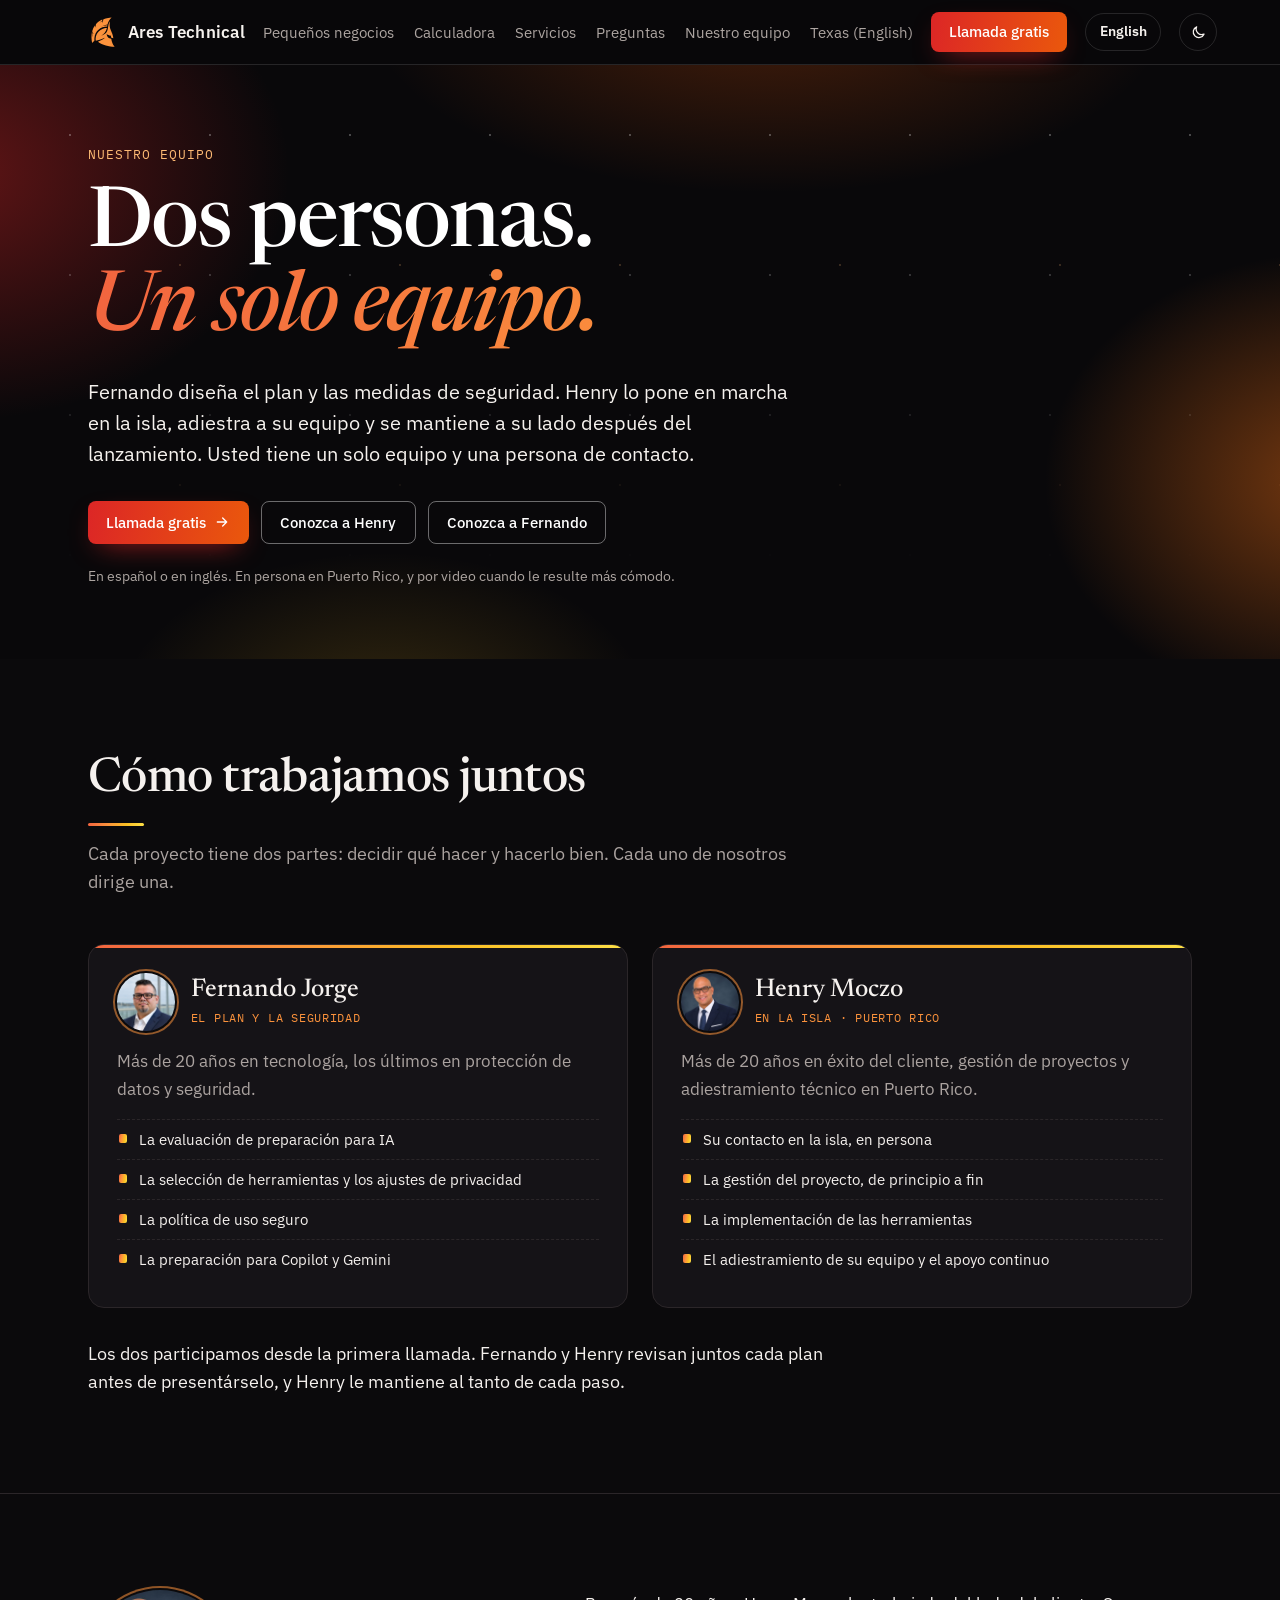
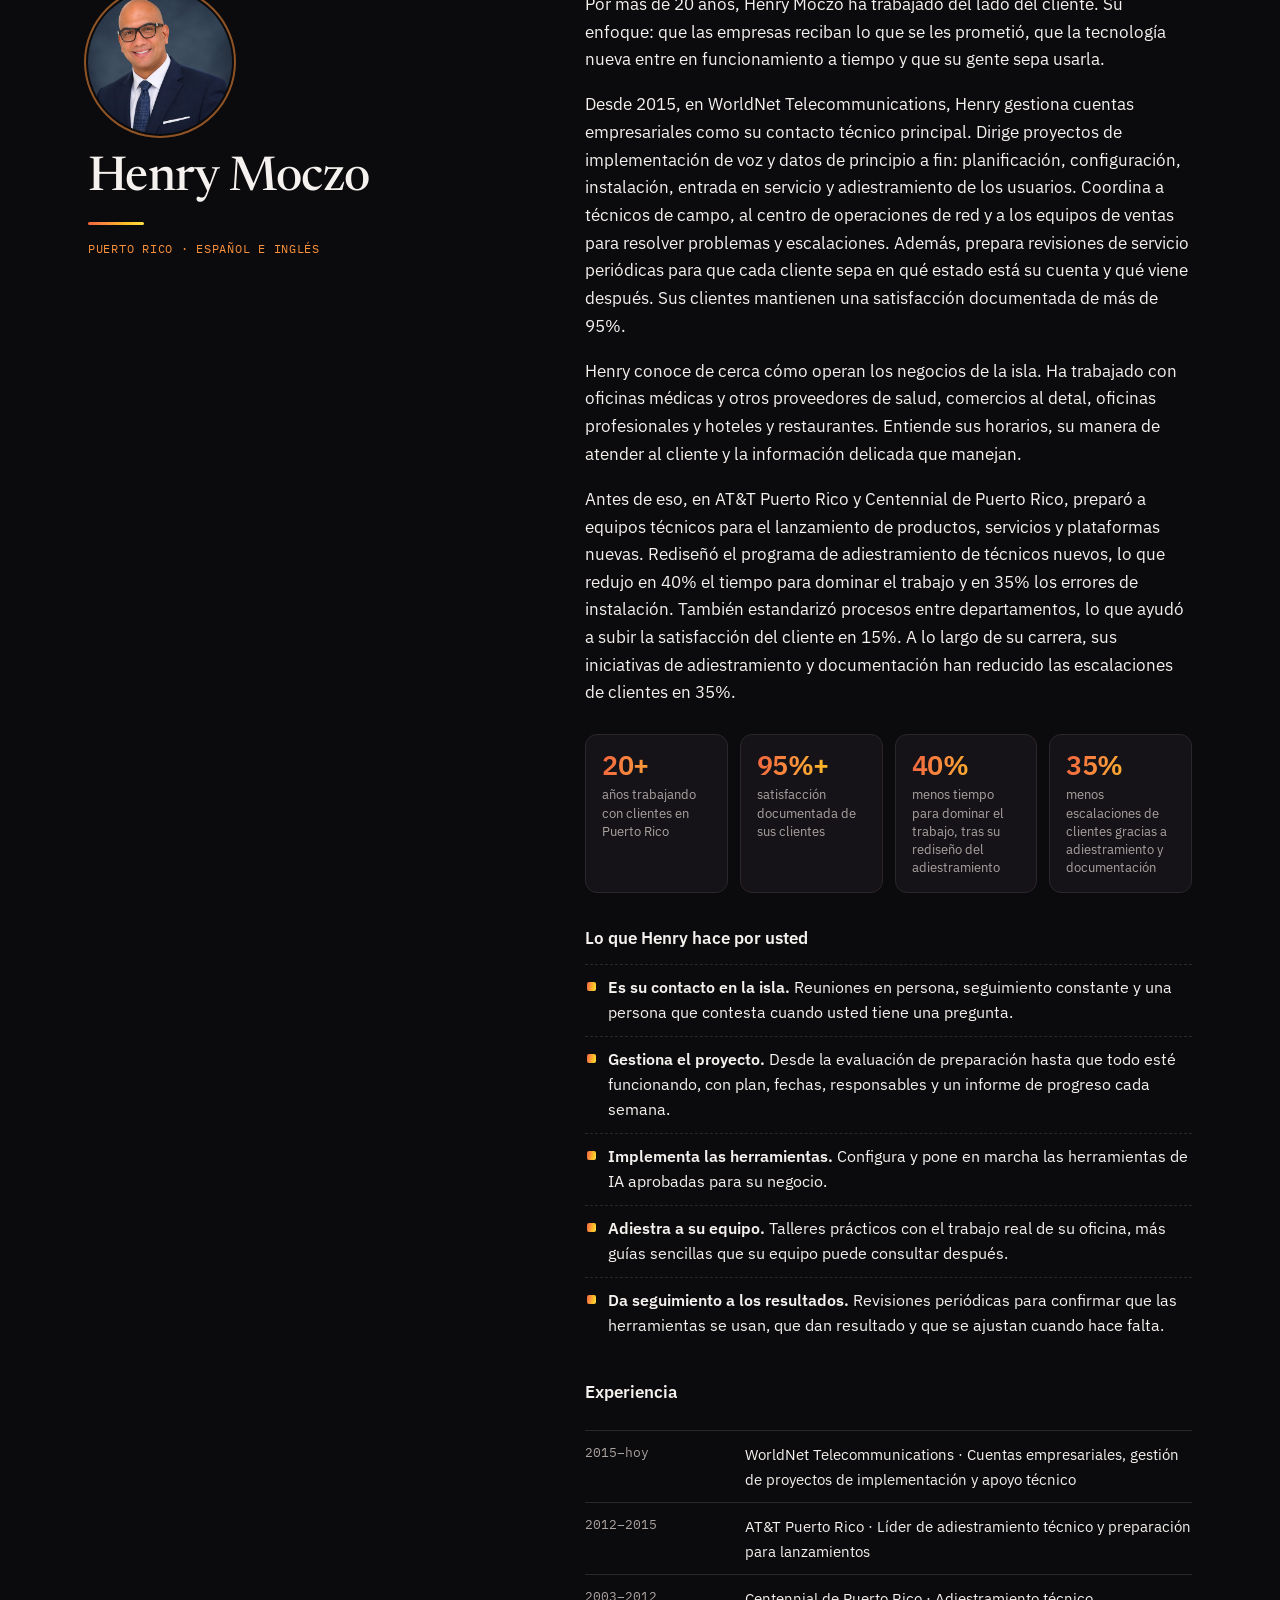
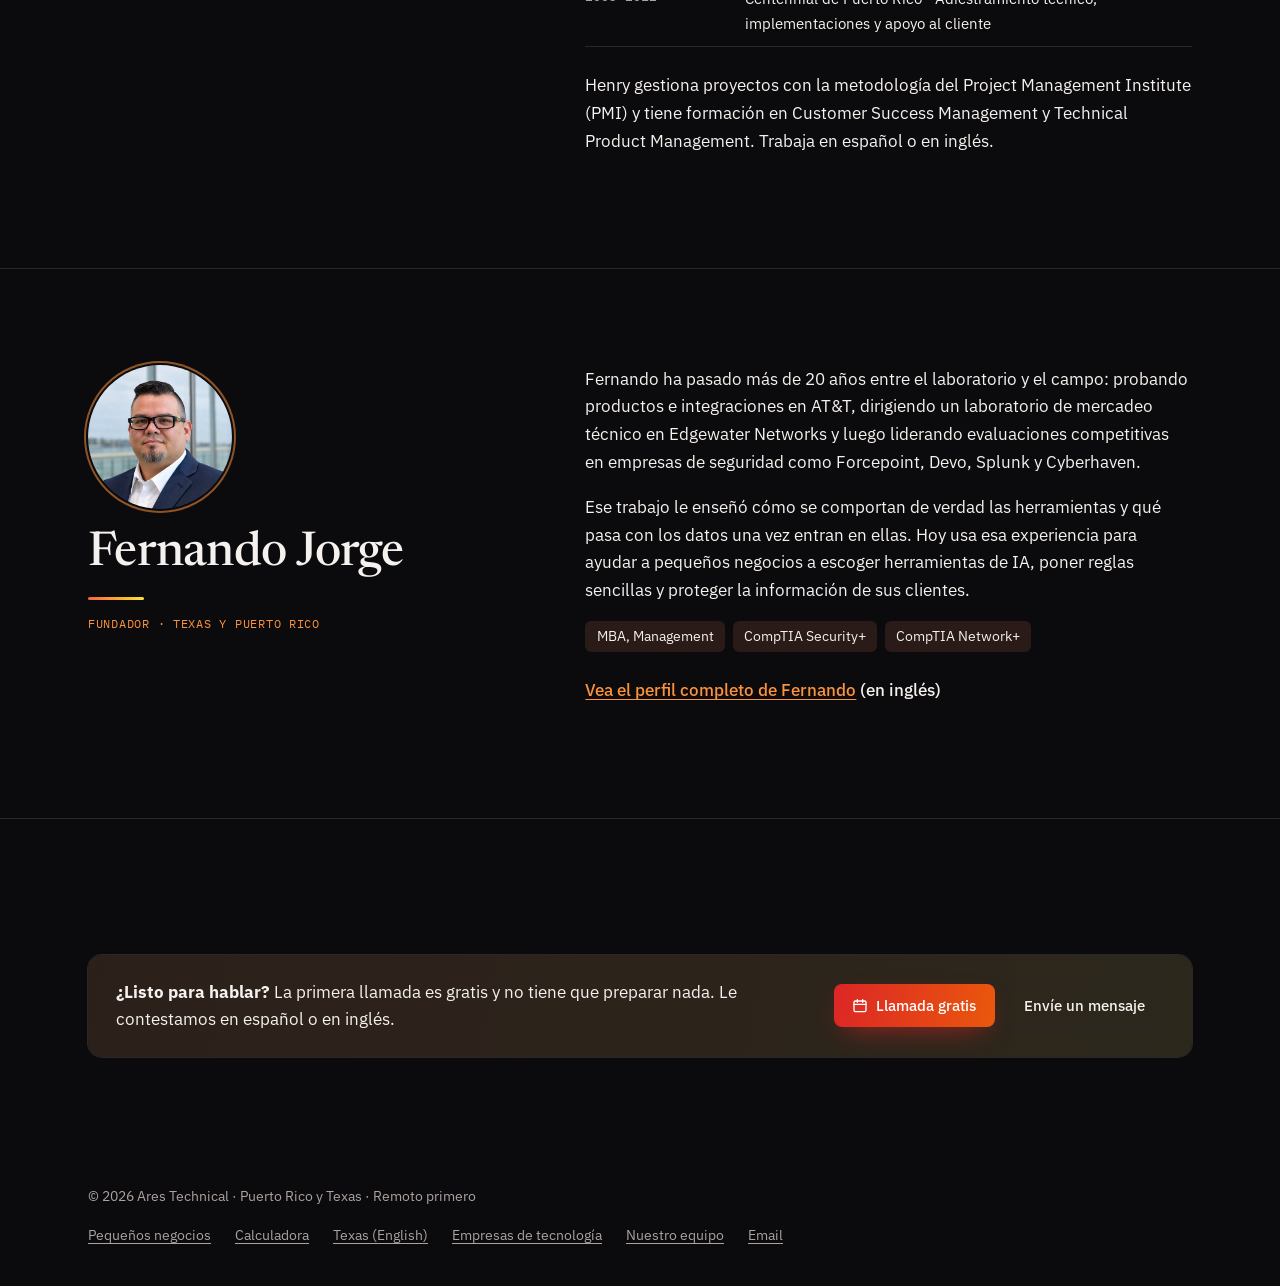
<file: pr/equipo/index.html>
<!DOCTYPE html>
<html lang="es">
<head>
<script>document.documentElement.classList.add("js");var t=null;try{t=localStorage.getItem("fj-theme")}catch(e){}document.documentElement.setAttribute("data-theme",t||"dark")</script>
<meta charset="utf-8">
<meta name="viewport" content="width=device-width, initial-scale=1, viewport-fit=cover">
<title>Nuestro equipo · Ares Technical Puerto Rico</title>
<meta name="description" content="Conozca al equipo de Ares Technical en Puerto Rico: Fernando Jorge diseña el plan y las medidas de seguridad; Henry Moczo lo pone en marcha en la isla, adiestra a su equipo y da seguimiento.">
<link rel="canonical" href="https://arestechnical.com/pr/equipo/">
<link rel="icon" href="/favicon.svg" type="image/svg+xml"><link rel="apple-touch-icon" href="/apple-touch-icon.png">
<meta property="og:type" content="website">
<meta property="og:site_name" content="Ares Technical">
<meta property="og:title" content="Nuestro equipo · Ares Technical Puerto Rico">
<meta property="og:description" content="Dos personas, un solo equipo: el plan y la seguridad, y alguien en la isla que lo pone en marcha.">
<meta property="og:url" content="https://arestechnical.com/pr/equipo/">
<meta property="og:locale" content="es_PR">
<meta name="twitter:card" content="summary">
<meta name="theme-color" content="#09080A">
<link rel="preconnect" href="https://fonts.googleapis.com">
<link rel="preconnect" href="https://fonts.gstatic.com" crossorigin>
<link href="https://fonts.googleapis.com/css2?family=Newsreader:ital,opsz,wght@0,6..72,400;0,6..72,500;1,6..72,400&family=IBM+Plex+Sans:wght@400;500;600&family=IBM+Plex+Mono:wght@400;500&display=swap" rel="stylesheet">
<script type="application/ld+json">
{"@context":"https://schema.org","@type":"ProfessionalService","logo":"https://arestechnical.com/assets/brand/ares-helmet-512.png","name":"Ares Technical","url":"https://arestechnical.com/pr/","areaServed":["Puerto Rico"],"employee":[{"@type":"Person","name":"Fernando Jorge","url":"https://arestechnical.com/fernando/","image":"https://arestechnical.com/assets/team/fernando.jpg"},{"@type":"Person","name":"Henry Moczo","image":"https://arestechnical.com/assets/team/henry.jpg?v=2","workLocation":{"@type":"Place","name":"Puerto Rico"},"knowsLanguage":["es","en"]}]}
</script>
<link rel="stylesheet" href="/assets/site.css?v=1">
<style>
nav.site a[aria-current="page"]{color:#fff}
nav.site ul{gap:1.25rem}
header.site .wrap{gap:1.1rem}
.lang-btn{width:auto; padding:0 .85rem; border-radius:999px; font:600 .85rem/1 "IBM Plex Sans",system-ui,sans-serif}
.lang-btn .ls{display:none}
@media (max-width:520px){ .lang-btn{padding:0 .6rem} .lang-btn .ll{display:none} .lang-btn .ls{display:inline} header.site .wrap{gap:.6rem} .hero .btn, .mid-cta .btn{white-space:normal; text-align:left} }
.hero .wrap{grid-template-columns:1fr}
.hero h1 em{display:block}
.hero .lede{max-width:44rem}

/* Two people */
.duo{list-style:none; margin:0; padding:0; display:grid; grid-template-columns:repeat(2,1fr); gap:1.5rem}
.person{background:var(--surface); border:1px solid var(--rule); border-radius:16px; padding:1.75rem; position:relative; overflow:hidden}
.person::before{content:""; position:absolute; inset:0 0 auto 0; height:3px; background:var(--grad)}
.p-top{display:flex; align-items:center; gap:1rem; margin-bottom:1.1rem}
.mono{flex:none; width:3.6rem; height:3.6rem; border-radius:50%; display:grid; place-items:center; font:600 1.15rem/1 var(--sans); letter-spacing:.02em; color:#fff; background:var(--btn)}
.p-top h3{font-family:var(--serif); font-weight:500; font-size:1.6rem; margin:0; line-height:1.1}
.p-where{display:block; margin-top:.25rem; font-family:var(--mono); font-size:.76rem; letter-spacing:.06em; text-transform:uppercase; color:var(--accent)}
.person > p{margin:0 0 1rem; color:var(--muted)}
.leads{list-style:none; margin:0; padding:0; font-size:.96rem}
.leads li{padding:.45rem 0 .45rem 1.4rem; position:relative; border-top:1px dashed var(--rule)}
.leads li::before{content:""; position:absolute; left:.1rem; top:.9rem; width:.55rem; height:.55rem; border-radius:2px; background:var(--grad)}
.together{margin:2rem 0 0; font-size:1.12rem; max-width:48rem}
@media (max-width:860px){ .duo{grid-template-columns:1fr} }

/* Bios */
.about-body .roles{list-style:none; margin:1.5rem 0; padding:0}
.about-body .roles li{display:grid; grid-template-columns:9rem 1fr; gap:1rem; padding:.7rem 0; border-top:1px solid var(--rule); font-size:.95rem}
.about-body .roles span{font-family:var(--mono); color:var(--muted); font-size:.82rem}
.about-body h3{font-size:1.05rem; font-weight:600; margin:2rem 0 .75rem}
.about .sec-head .p-where{margin-top:.6rem}
.about .sec-head .mono{width:9rem; height:9rem; margin-bottom:1.25rem}
img.mono{display:block; object-fit:cover; background:var(--surface); box-shadow:0 0 0 2px var(--bg), 0 0 0 4px color-mix(in srgb,var(--accent) 55%, transparent)}
@media (max-width:860px){ .about .sec-head .mono{width:7rem; height:7rem} }
@media (max-width:860px){ .about{grid-template-columns:1fr; gap:2rem} .about-body .roles li{grid-template-columns:1fr; gap:.1rem} }
.stats{list-style:none; margin:1.75rem 0; padding:0; display:grid; grid-template-columns:repeat(4,1fr); gap:.75rem}
.stats li{background:var(--surface); border:1px solid var(--rule); border-radius:12px; padding:1rem}
.stats b{display:block; font-size:1.7rem; font-weight:600; line-height:1; letter-spacing:-.02em; background:var(--grad); -webkit-background-clip:text; background-clip:text; color:transparent; margin-bottom:.4rem}
.stats span{font-size:.84rem; color:var(--muted); line-height:1.35; display:block}
@media (max-width:760px){ .stats{grid-template-columns:repeat(2,1fr)} }
.does{list-style:none; margin:0; padding:0; display:grid; gap:.1rem}
.does li{padding:.6rem 0 .6rem 1.4rem; position:relative; border-top:1px dashed var(--rule); font-size:.98rem}
.does li::before{content:""; position:absolute; left:.1rem; top:1.05rem; width:.55rem; height:.55rem; border-radius:2px; background:var(--grad)}
.does b{font-weight:600}
.more-link{margin:1.25rem 0 0; font-weight:500}
</style>
</head>
<body>
<a class="skip" href="#main" data-i="skip">Saltar al contenido</a>

<header class="site">
  <div class="wrap">
    <a class="brand" href="/pr/" aria-label="Ares Technical">
      <svg viewBox="24 26 174 210" aria-hidden="true"><path fill="#FB923C" d="M190.05373,232.22569c-38.69679-1.77901-85.65598-11.48381-115.0988-35.66835 c17.7553-7.26927,33.64081-15.70074,48.43978-27.26381c-7.61177,2.49298-13.9633,5.43839-20.97958,8.36829 c-13.78454,5.75626-27.86847,9.72964-42.62123,12.2838c-6.36628-40.32397,20.77831-78.47913,59.70861-87.05015 c6.15701-1.35555,11.75313-2.3353,17.24075-1.28734c-6.60068,26.11547-17.07929,39.62914-39.51367,53.1932 c10.62619-3.05455,20.36779-8.10307,28.81535-15.39772c25.76861-22.25175,12.63889-58.99164,31.82574-84.36465 c-4.86778,22.35002-2.64728,43.52696,6.53474,63.65442l9.37596,23.53486c3.98619,10.00583,5.8629,20.08717,7.23099,31.19537 c-5.10312-1.70947-9.09077-3.40735-14.05981-4.65944l-3.3217-12.40889c-0.41736-1.55908-4.16606-2.38821-5.62183-2.06125 c-3.38739,0.76079-4.4037-1.71819-6.54984-2.61589l-17.14835-7.17307c3.41776,17.46814,14.07063,29.43126,32.35899,32.14139 C170.47723,196.5249,175.72119,216.81497,190.05373,232.22569z M126.0826,212.51891 c0.19595,3.00414,2.48534,2.41803,4.21452,3.12833c15.00339,6.16302,30.54568,9.78931,46.71219,9.95749 c-8.48077-11.66739-14.95459-23.20631-18.10243-36.62888c-0.43842-1.86938,0.73158-4.04985-2.02188-4.95168 c1.33734,13.12807,4.27676,25.8719,11.16353,37.02191C154.73412,220.39615,139.87511,217.168,126.0826,212.51891z M36.93874,168.06996l0.39012-17.83859c0.0876-4.00565,1.00231-7.54016,2.62286-11.48424 c2.0474,1.60234,2.12848,4.21394,5.04054,4.44205c-3.87282-6.02692-7.34338-11.923-9.9669-19.1961 c3.87796-15.26764,10.56954-29.30566,19.99451-41.65127c2.01585,6.32501,4.05193,11.75084,6.99636,17.20699 c-0.4136-8.23543-3.12237-15.82978-1.4477-23.68141c11.63688-14.11447,26.51136-23.98346,43.66889-31.94493 c0.96149,2.82162,0.72519,5.38645,0.14361,8.12138c-6.48997,4.99878-13.88375,8.15697-19.31773,14.61973 c6.69287-3.72936,11.64832-8.68753,19.53332-11.38976l2.03757,13.3707c1.27792-9.75041,2.60239-18.46772,6.11794-27.78623 c10.12741-4.24632,20.92062-6.65197,32.03397-8.36202c8.13722-1.27642,15.6815-2.7947,24.41966-2.71923 c-14.1516,12.90162-23.9364,28.87504-28.39496,47.70346c-14.91345,1.60735-28.36908,6.29581-41.41745,13.31133 c-2.36818,1.27327-5.46661,1.72504-6.17988,4.96204c14.17753-8.87474,29.99248-12.96122,46.46317-13.34338 c-1.01979,3.33801-0.93916,6.10391-1.17871,9.74004c-45.86707,0.29337-83.73877,32.29144-87.96905,78.13308 c-0.62438,6.7661-0.25181,13.02094-0.33815,19.89554c-0.7036,2.55115-4.18911,4.12608-5.95784,5.77713l-9.69847,9.05327 c-5.35534-23.68015-6.21622-48.22421-1.55536-72.88571c3.66554,1.55774,3.84235,4.69766,3.32884,8.08817 C35.06784,148.39973,34.47336,158.99934,36.93874,168.06996z M37.74517,170.17203l-0.02736,0.6516v0.67438l0.02736,0.65161 l0.02735-0.65161v-0.67438L37.74517,170.17203z M126.0826,212.51891c13.7925,4.64909,28.65151,7.87724,41.96592,8.52718 c-6.88676-11.15001-9.82619-23.89384-11.16353-37.02191c2.75346,0.90182,1.58347,3.08229,2.02188,4.95168 c3.14784,13.42256,9.62166,24.96149,18.10243,36.62888c-16.1665-0.16818-31.7088-3.79446-46.71219-9.95749 C128.56795,214.93694,126.27856,215.52304,126.0826,212.51891z"/></svg>
      <span>Ares Technical</span>
    </a>
    <nav class="site" id="siteNav" aria-label="Menú">
      <ul data-i="nav">
        <li><a href="/pr/">Pequeños negocios</a></li>
        <li><a href="/pr/calculator/" class="calc-link">Calculadora</a></li>
        <li><a href="/pr/#packages">Servicios</a></li>
        <li><a href="/pr/#faq">Preguntas</a></li>
        <li><a href="/pr/equipo/" aria-current="page">Nuestro equipo</a></li>
        <li><a href="/">Texas (English)</a></li>
      </ul>
    </nav>
    <a class="btn btn-primary hdr-cta" href="https://calendly.com/fernando-jorge-arestechnical/30min" target="_blank" rel="noopener" data-i="hdrCta">Llamada gratis</a>
    <button class="icon-btn lang-btn" type="button" id="langBtn">English</button>
    <button class="icon-btn theme-btn" type="button" id="themeBtn" aria-label="Cambiar el tema de color"><svg class="sun" viewBox="0 0 24 24" fill="none" stroke="currentColor" stroke-width="1.8" stroke-linecap="round"><circle cx="12" cy="12" r="4.2"/><path d="M12 2.5v2.2M12 19.3v2.2M4.6 4.6l1.6 1.6M17.8 17.8l1.6 1.6M2.5 12h2.2M19.3 12h2.2M4.6 19.4l1.6-1.6M17.8 6.2l1.6-1.6"/></svg><svg class="moon" viewBox="0 0 24 24" fill="none" stroke="currentColor" stroke-width="1.8" stroke-linejoin="round"><path d="M20 14.5A8 8 0 0 1 9.5 4a8 8 0 1 0 10.5 10.5z"/></svg></button>
    <button class="icon-btn menu-btn" type="button" id="menuBtn" aria-label="Abrir menú" aria-expanded="false" aria-controls="siteNav"><svg viewBox="0 0 24 24" fill="none" stroke="currentColor" stroke-width="2" stroke-linecap="round"><path d="M4 7h16M4 12h16M4 17h16"/></svg></button>
  </div>
</header>

<main id="main">
<section class="hero">
  <div class="wrap">
    <div>
      <p class="eyebrow" data-i="eyebrow">Nuestro equipo</p>
      <h1 data-i="h1">Dos personas. <em>Un solo equipo.</em></h1>
      <p class="lede" data-i="lede">Fernando diseña el plan y las medidas de seguridad. Henry lo pone en marcha en la isla, adiestra a su equipo y se mantiene a su lado después del lanzamiento. Usted tiene un solo equipo y una persona de contacto.</p>
      <div class="cta-row">
        <a class="btn btn-primary" href="https://calendly.com/fernando-jorge-arestechnical/30min" target="_blank" rel="noopener"><span data-i="ctaRev">Llamada gratis</span> <svg viewBox="0 0 24 24" fill="none" stroke="currentColor" stroke-width="2" stroke-linecap="round" stroke-linejoin="round"><path d="M5 12h14M13 6l6 6-6 6"/></svg></a>
        <a class="btn btn-ghost" href="#henry" data-i="ctaHenry">Conozca a Henry</a>
        <a class="btn btn-ghost" href="#fernando" data-i="ctaFer">Conozca a Fernando</a>
      </div>
      <p class="hero-note" data-i="heroNote">En español o en inglés. En persona en Puerto Rico, y por video cuando le resulte más cómodo.</p>
    </div>
  </div>
</section>

<section class="block" aria-labelledby="duo-h">
  <div class="wrap">
    <div class="sec-head" data-i="duoHead">
      <h2 id="duo-h">Cómo trabajamos juntos</h2>
      <p>Cada proyecto tiene dos partes: decidir qué hacer y hacerlo bien. Cada uno de nosotros dirige una.</p>
    </div>
    <ul class="duo" data-i="duo">
      <li class="person">
        <div class="p-top"><img class="mono" src="/assets/team/fernando.jpg" alt="" width="480" height="480" loading="lazy" decoding="async"><div><h3>Fernando Jorge</h3><span class="p-where">El plan y la seguridad</span></div></div>
        <p>Más de 20 años en tecnología, los últimos en protección de datos y seguridad.</p>
        <ul class="leads">
          <li>La evaluación de preparación para IA</li>
          <li>La selección de herramientas y los ajustes de privacidad</li>
          <li>La política de uso seguro</li>
          <li>La preparación para Copilot y Gemini</li>
        </ul>
      </li>
      <li class="person">
        <div class="p-top"><img class="mono" src="/assets/team/henry.jpg?v=2" alt="" width="480" height="480" loading="lazy" decoding="async"><div><h3>Henry Moczo</h3><span class="p-where">En la isla · Puerto Rico</span></div></div>
        <p>Más de 20 años en éxito del cliente, gestión de proyectos y adiestramiento técnico en Puerto Rico.</p>
        <ul class="leads">
          <li>Su contacto en la isla, en persona</li>
          <li>La gestión del proyecto, de principio a fin</li>
          <li>La implementación de las herramientas</li>
          <li>El adiestramiento de su equipo y el apoyo continuo</li>
        </ul>
      </li>
    </ul>
    <p class="together" data-i="together">Los dos participamos desde la primera llamada. Fernando y Henry revisan juntos cada plan antes de presentárselo, y Henry le mantiene al tanto de cada paso.</p>
  </div>
</section>

<section class="block" id="henry" aria-labelledby="henry-h">
  <div class="wrap about">
    <div class="sec-head">
      <img class="mono" src="/assets/team/henry.jpg?v=2" alt="" width="480" height="480" loading="lazy" decoding="async">
      <h2 id="henry-h">Henry Moczo</h2>
      <span class="p-where" data-i="hWhere">Puerto Rico · español e inglés</span>
    </div>
    <div class="about-body" data-i="henry">
      <p>Por más de 20 años, Henry Moczo ha trabajado del lado del cliente. Su enfoque: que las empresas reciban lo que se les prometió, que la tecnología nueva entre en funcionamiento a tiempo y que su gente sepa usarla.</p>
      <p>Desde 2015, en WorldNet Telecommunications, Henry gestiona cuentas empresariales como su contacto técnico principal. Dirige proyectos de implementación de voz y datos de principio a fin: planificación, configuración, instalación, entrada en servicio y adiestramiento de los usuarios. Coordina a técnicos de campo, al centro de operaciones de red y a los equipos de ventas para resolver problemas y escalaciones. Además, prepara revisiones de servicio periódicas para que cada cliente sepa en qué estado está su cuenta y qué viene después. Sus clientes mantienen una satisfacción documentada de más de 95%.</p>
      <p>Henry conoce de cerca cómo operan los negocios de la isla. Ha trabajado con oficinas médicas y otros proveedores de salud, comercios al detal, oficinas profesionales y hoteles y restaurantes. Entiende sus horarios, su manera de atender al cliente y la información delicada que manejan.</p>
      <p>Antes de eso, en AT&amp;T Puerto Rico y Centennial de Puerto Rico, preparó a equipos técnicos para el lanzamiento de productos, servicios y plataformas nuevas. Rediseñó el programa de adiestramiento de técnicos nuevos, lo que redujo en 40% el tiempo para dominar el trabajo y en 35% los errores de instalación. También estandarizó procesos entre departamentos, lo que ayudó a subir la satisfacción del cliente en 15%. A lo largo de su carrera, sus iniciativas de adiestramiento y documentación han reducido las escalaciones de clientes en 35%.</p>
      <ul class="stats">
        <li><b>20+</b><span>años trabajando con clientes en Puerto Rico</span></li>
        <li><b>95%+</b><span>satisfacción documentada de sus clientes</span></li>
        <li><b>40%</b><span>menos tiempo para dominar el trabajo, tras su rediseño del adiestramiento</span></li>
        <li><b>35%</b><span>menos escalaciones de clientes gracias a adiestramiento y documentación</span></li>
      </ul>
      <h3>Lo que Henry hace por usted</h3>
      <ul class="does">
        <li><b>Es su contacto en la isla.</b> Reuniones en persona, seguimiento constante y una persona que contesta cuando usted tiene una pregunta.</li>
        <li><b>Gestiona el proyecto.</b> Desde la evaluación de preparación hasta que todo esté funcionando, con plan, fechas, responsables y un informe de progreso cada semana.</li>
        <li><b>Implementa las herramientas.</b> Configura y pone en marcha las herramientas de IA aprobadas para su negocio.</li>
        <li><b>Adiestra a su equipo.</b> Talleres prácticos con el trabajo real de su oficina, más guías sencillas que su equipo puede consultar después.</li>
        <li><b>Da seguimiento a los resultados.</b> Revisiones periódicas para confirmar que las herramientas se usan, que dan resultado y que se ajustan cuando hace falta.</li>
      </ul>
      <h3>Experiencia</h3>
      <ul class="roles">
        <li><span>2015–hoy</span>WorldNet Telecommunications · Cuentas empresariales, gestión de proyectos de implementación y apoyo técnico</li>
        <li><span>2012–2015</span>AT&amp;T Puerto Rico · Líder de adiestramiento técnico y preparación para lanzamientos</li>
        <li><span>2003–2012</span>Centennial de Puerto Rico · Adiestramiento técnico, implementaciones y apoyo al cliente</li>
      </ul>
      <p>Henry gestiona proyectos con la metodología del Project Management Institute (PMI) y tiene formación en Customer Success Management y Technical Product Management. Trabaja en español o en inglés.</p>
    </div>
  </div>
</section>

<section class="block" id="fernando" aria-labelledby="fernando-h">
  <div class="wrap about">
    <div class="sec-head">
      <img class="mono" src="/assets/team/fernando.jpg" alt="" width="480" height="480" loading="lazy" decoding="async">
      <h2 id="fernando-h">Fernando Jorge</h2>
      <span class="p-where" data-i="fWhere">Fundador · Texas y Puerto Rico</span>
    </div>
    <div class="about-body" data-i="fernando">
      <p>Fernando ha pasado más de 20 años entre el laboratorio y el campo: probando productos e integraciones en AT&amp;T, dirigiendo un laboratorio de mercadeo técnico en Edgewater Networks y luego liderando evaluaciones competitivas en empresas de seguridad como Forcepoint, Devo, Splunk y Cyberhaven.</p>
      <p>Ese trabajo le enseñó cómo se comportan de verdad las herramientas y qué pasa con los datos una vez entran en ellas. Hoy usa esa experiencia para ayudar a pequeños negocios a escoger herramientas de IA, poner reglas sencillas y proteger la información de sus clientes.</p>
      <ul class="creds"><li>MBA, Management</li><li>CompTIA Security+</li><li>CompTIA Network+</li></ul>
      <p class="more-link"><a href="/fernando/">Vea el perfil completo de Fernando</a> (en inglés)</p>
    </div>
  </div>
</section>

<section class="block" aria-label="Llamada gratis">
  <div class="wrap">
    <div class="mid-cta">
      <p data-i="midP"><strong>¿Listo para hablar?</strong> La primera llamada es gratis y no tiene que preparar nada. Le contestamos en español o en inglés.</p>
      <div class="mid-cta-btns"><a class="btn btn-primary" href="https://calendly.com/fernando-jorge-arestechnical/30min" target="_blank" rel="noopener"><svg viewBox="0 0 24 24" fill="none" stroke="currentColor" stroke-width="2" stroke-linecap="round" stroke-linejoin="round" aria-hidden="true"><rect x="3" y="4.5" width="18" height="16" rx="2"/><path d="M3 9.5h18M8 2.5v4M16 2.5v4"/></svg><span data-i="midB1">Llamada gratis</span></a><a class="btn btn-ghost" href="/pr/#contact" data-i="midB2">Envíe un mensaje</a></div>
    </div>
  </div>
</section>
</main>

<footer class="site">
  <div class="wrap">
    <span data-i="footL">© <span id="yr">2026</span> Ares Technical · Puerto Rico y Texas · Remoto primero</span>
    <ul data-i="footNav">
      <li><a href="/pr/">Pequeños negocios</a></li>
      <li><a href="/pr/calculator/" class="calc-link">Calculadora</a></li>
      <li><a href="/">Texas (English)</a></li>
      <li><a href="/tech/">Empresas de tecnología</a></li>
      <li><a href="/pr/equipo/">Nuestro equipo</a></li>
      <li><a href="mailto:info@arestechnical.com">Email</a></li>
    </ul>
  </div>
</footer>

<script>
(function(){
  var root=document.documentElement;
  var EN={
    skip:'Skip to content',
    nav:'<li><a href="/pr/">Small Business</a></li><li><a href="/pr/calculator/" class="calc-link">Calculator</a></li><li><a href="/pr/#packages">Services</a></li><li><a href="/pr/#faq">Questions</a></li><li><a href="/pr/equipo/" aria-current="page">Our team</a></li><li><a href="/">Texas</a></li>',
    hdrCta:'Free call',eyebrow:'Our team',h1:'Two people. <em>One team.</em>',
    lede:'Fernando designs the plan and the safeguards. Henry puts it in place on the island, trains your team and stays with you after launch. You get one team and one point of contact.',
    ctaRev:'Book a free call',ctaHenry:'Meet Henry',ctaFer:'Meet Fernando',heroNote:'In Spanish or English. In person in Puerto Rico, and over video whenever that’s easier.',
    duoHead:'<h2 id="duo-h">How we work together</h2><p>Every project has two parts: deciding what to do, and doing it well. Each of us leads one.</p>',
    duo:'<li class="person"><div class="p-top"><img class="mono" src="/assets/team/fernando.jpg" alt="" width="480" height="480" loading="lazy" decoding="async"><div><h3>Fernando Jorge</h3><span class="p-where">The plan and the safeguards</span></div></div><p>20+ years in technology, most recently in data protection and security.</p><ul class="leads"><li>The AI readiness review</li><li>Tool selection and privacy settings</li><li>The safe-use policy</li><li>Copilot and Gemini readiness</li></ul></li><li class="person"><div class="p-top"><img class="mono" src="/assets/team/henry.jpg?v=2" alt="" width="480" height="480" loading="lazy" decoding="async"><div><h3>Henry Moczo</h3><span class="p-where">On the island · Puerto Rico</span></div></div><p>20+ years in customer success, project management and technical training in Puerto Rico.</p><ul class="leads"><li>Your in-person contact on the island</li><li>Project management, start to finish</li><li>Tool setup and rollout</li><li>Team training and ongoing support</li></ul></li>',
    together:'We’re both involved from the first call. Fernando and Henry review every plan together before presenting it, and Henry keeps you updated at every step.',
    hWhere:'Puerto Rico · Spanish and English',
    henry:'<p>For more than 20 years, Henry Moczo has worked on the customer’s side of the table. His focus: businesses get what they were promised, new technology goes live on time, and their people know how to use it.</p><p>Since 2015 at WorldNet Telecommunications, Henry has managed enterprise accounts as their primary technical contact. He runs voice and data deployments end to end (planning, configuration, installation, go-live and end-user training) and coordinates field technicians, the network operations center and sales teams to resolve issues and escalations. He also prepares regular service reviews so every client knows where their account stands and what comes next. His accounts hold documented satisfaction above 95%.</p><p>Henry knows how island businesses run. He has worked with medical practices and other healthcare providers, retailers, professional offices, and hotels and restaurants, and he understands their schedules, their customer service and the sensitive information they handle.</p><p>Before that, at AT&amp;T Puerto Rico and Centennial de Puerto Rico, he prepared technical teams for new product, service and platform launches. He redesigned technician onboarding, which cut time-to-competency by 40% and installation errors by 35%, and he standardized cross-department processes that helped raise customer satisfaction by 15%. Across his career, his training and documentation work has reduced customer escalations by 35%.</p><ul class="stats"><li><b>20+</b><span>years working with customers in Puerto Rico</span></li><li><b>95%+</b><span>documented customer satisfaction</span></li><li><b>40%</b><span>faster time-to-competency after his training redesign</span></li><li><b>35%</b><span>fewer customer escalations through training and documentation</span></li></ul><h3>What Henry does for you</h3><ul class="does"><li><b>Your contact on the island.</b> In-person meetings, steady follow-up and a person who answers when you have a question.</li><li><b>Project management.</b> From the readiness review until everything is running, with a plan, dates, owners and a progress update every week.</li><li><b>Tool setup.</b> Configures and rolls out the AI tools approved for your business.</li><li><b>Team training.</b> Hands-on workshops using your office’s real work, plus simple guides your team can come back to.</li><li><b>Follow-up on results.</b> Regular reviews to confirm the tools are being used, are paying off and get adjusted when needed.</li></ul><h3>Experience</h3><ul class="roles"><li><span>2015–present</span>WorldNet Telecommunications · Enterprise accounts, deployment project management and technical support</li><li><span>2012–2015</span>AT&amp;T Puerto Rico · Technical training lead and launch readiness</li><li><span>2003–2012</span>Centennial de Puerto Rico · Technical training, implementations and customer support</li></ul><p>Henry manages projects using Project Management Institute (PMI) methods and has training in Customer Success Management and Technical Product Management. He works in Spanish or English.</p>',
    fWhere:'Founder · Texas and Puerto Rico',
    fernando:'<p>Fernando has spent more than 20 years between the lab and the field: testing products and integrations at AT&amp;T, running a technical marketing lab at Edgewater Networks, then leading competitive evaluations at security companies including Forcepoint, Devo, Splunk and Cyberhaven.</p><p>That work taught him how tools really behave and what happens to data once it goes into them. Today he uses that experience to help small businesses choose AI tools, set simple rules and protect their customers’ information.</p><ul class="creds"><li>MBA, Management</li><li>CompTIA Security+</li><li>CompTIA Network+</li></ul><p class="more-link"><a href="/fernando/">See Fernando’s full profile</a></p>',
    midP:'<strong>Ready to talk?</strong> The first call is free and there’s nothing to prepare. We’ll reply in Spanish or English.',
    midB1:'Book a free call',midB2:'Send a message',
    footL:'© <span id="yr">2026</span> Ares Technical · Puerto Rico and Texas · Remote-first',
    footNav:'<li><a href="/pr/">Small Business</a></li><li><a href="/pr/calculator/" class="calc-link">Calculator</a></li><li><a href="/">Texas</a></li><li><a href="/tech/">Tech Companies</a></li><li><a href="/pr/equipo/">Our team</a></li><li><a href="mailto:info@arestechnical.com">Email</a></li>'
  };
  var MSG={es:{menuO:"Abrir menú",menuC:"Cerrar menú",theme:"Cambiar el tema de color",title:"Nuestro equipo · Ares Technical Puerto Rico",other:"English"},
           en:{menuO:"Open menu",menuC:"Close menu",theme:"Switch color theme",title:"Our team · Ares Technical Puerto Rico",other:"Español"}};
  var ES={};
  [].forEach.call(document.querySelectorAll("[data-i]"),function(n){ES[n.getAttribute("data-i")]=n.innerHTML});
  var lang="es";
  try{var q=new URLSearchParams(location.search).get("lang"); var s=localStorage.getItem("ares-pr-lang"); lang=(q==="en"||q==="es")?q:(s==="en"?"en":"es")}catch(e){}
  function M(k){return MSG[lang][k]}
  function setLang(l){
    lang=l; root.lang=l==="en"?"en":"es";
    [].forEach.call(document.querySelectorAll("[data-i]"),function(n){var k=n.getAttribute("data-i"); var v=l==="en"?EN[k]:ES[k]; if(v!=null)n.innerHTML=v});
    document.getElementById("yr").textContent=new Date().getFullYear();
    var b=document.getElementById("langBtn");
    b.innerHTML='<span class="ll">'+M("other")+'</span><span class="ls">'+(l==="en"?"ES":"EN")+'</span>';
    b.setAttribute("lang",l==="en"?"es":"en");
    document.getElementById("themeBtn").setAttribute("aria-label",M("theme"));
    document.title=M("title");
    [].forEach.call(document.querySelectorAll("a.calc-link"),function(a){a.setAttribute("href",l==="en"?"/pr/calculator/?lang=en":"/pr/calculator/")});
    try{localStorage.setItem("ares-pr-lang",l)}catch(e){}
  }
  document.getElementById("langBtn").addEventListener("click",function(){setLang(lang==="es"?"en":"es")});
  setLang(lang);

  document.getElementById("themeBtn").addEventListener("click",function(){
    var cur=root.getAttribute("data-theme")||"dark", next=cur==="dark"?"light":"dark";
    root.setAttribute("data-theme",next); try{localStorage.setItem("fj-theme",next)}catch(e){}
  });

  var nav=document.getElementById("siteNav"), mb=document.getElementById("menuBtn");
  function setMenu(open){nav.classList.toggle("open",open); mb.setAttribute("aria-expanded",String(open)); mb.setAttribute("aria-label",open?M("menuC"):M("menuO"))}
  mb.addEventListener("click",function(){setMenu(!nav.classList.contains("open"))});
  nav.addEventListener("click",function(e){if(e.target.closest("a"))setMenu(false)});
  addEventListener("keydown",function(e){if(e.key==="Escape")setMenu(false)});
})();
</script>
</body>
</html>
</file>
<file: assets/site.css>
/* Ares Technical: shared site styles */
:root{
  --bg:#F6F7F5; --surface:#FFFFFF; --ink:#13233A; --muted:#556275; --rule:#D8DDE2;
  --accent:#0F6A69; --accent-ink:#FFFFFF; --accent-soft:#E2EFEE; --node:#B97A1F;
  --band:#13233A; --band-ink:#E6EBF1; --band-muted:#9AA7B8; --band-rule:#2A384B; --band-accent:#5DB8B3;
  --ok:#0F6A69; --part:#B97A1F; --gap:#B4434A;
  --serif:"Newsreader", Georgia, "Times New Roman", serif;
  --sans:"IBM Plex Sans", "Segoe UI", system-ui, -apple-system, sans-serif;
  --mono:"IBM Plex Mono", ui-monospace, "SF Mono", Menlo, monospace;
  color-scheme:light;
}
@media (prefers-color-scheme: dark){
  :root:not([data-theme="light"]){
    --bg:#0F1722; --surface:#152132; --ink:#E6EBF1; --muted:#9AA7B8; --rule:#2A384B;
    --accent:#5DB8B3; --accent-ink:#0F1722; --accent-soft:#1A3236; --node:#E2A64E;
    --band:#0A111A; --band-rule:#22303F;
    --ok:#5DB8B3; --part:#E2A64E; --gap:#E57B82; color-scheme:dark;
  }
}
:root[data-theme="dark"]{
  --bg:#0F1722; --surface:#152132; --ink:#E6EBF1; --muted:#9AA7B8; --rule:#2A384B;
  --accent:#5DB8B3; --accent-ink:#0F1722; --accent-soft:#1A3236; --node:#E2A64E;
  --band:#0A111A; --band-rule:#22303F;
  --ok:#5DB8B3; --part:#E2A64E; --gap:#E57B82; color-scheme:dark;
}
*,*::before,*::after{box-sizing:border-box}
html{scroll-behavior:smooth; scroll-padding-top:5rem}
@media (prefers-reduced-motion: reduce){html{scroll-behavior:auto}}
body{margin:0; background:var(--bg); color:var(--ink); font-family:var(--sans); font-size:1.0625rem; line-height:1.6; -webkit-font-smoothing:antialiased}
a{color:var(--accent); text-underline-offset:.18em; text-decoration-thickness:1px}
a:hover{text-decoration-thickness:2px}
:focus-visible{outline:2px solid var(--accent); outline-offset:3px; border-radius:3px}
.wrap{max-width:72rem; margin:0 auto; padding:0 1.5rem}
@media (max-width:480px){.wrap{padding:0 1rem}}
.skip{position:absolute; left:-999px; top:.5rem; background:var(--surface); padding:.5rem 1rem; z-index:20}
.skip:focus{left:1rem}
/* Header */
header.site{position:sticky; top:0; z-index:10; background:color-mix(in srgb, var(--bg) 92%, transparent); backdrop-filter:saturate(1.4) blur(8px); -webkit-backdrop-filter:saturate(1.4) blur(8px); border-bottom:1px solid var(--rule)}
header.site .wrap{display:flex; align-items:center; gap:1.5rem; min-height:4rem}
.brand{display:inline-flex; align-items:center; gap:.6rem; color:var(--ink); text-decoration:none; font-weight:600; letter-spacing:.01em; margin-right:auto}
.brand svg{width:1.9rem; height:1.9rem; flex:none}
.brand span{font-size:1.05rem}
nav.site ul{display:flex; gap:1.6rem; list-style:none; margin:0; padding:0; font-size:.95rem}
nav.site a{color:var(--muted); text-decoration:none}
nav.site a:hover{color:var(--ink)}
.btn{display:inline-flex; align-items:center; gap:.5rem; font:500 .95rem/1 var(--sans); padding:.8rem 1.15rem; border-radius:8px; text-decoration:none; border:1px solid transparent; cursor:pointer; transition:background-color .15s, border-color .15s, color .15s, transform .15s}
.btn-primary{background:var(--accent); color:var(--accent-ink)}
.btn-primary:hover{filter:brightness(1.08)}
.btn-ghost{border-color:var(--rule); color:var(--ink); background:transparent}
.btn-ghost:hover{border-color:var(--accent); color:var(--accent)}
.btn svg{width:1rem; height:1rem}
.icon-btn{display:inline-grid; place-items:center; width:2.4rem; height:2.4rem; border-radius:50%; border:1px solid var(--rule); background:transparent; color:var(--ink); cursor:pointer; flex:none}
.icon-btn:hover{border-color:var(--accent); color:var(--accent)}
.icon-btn svg{width:1.05rem; height:1.05rem}
.theme-btn .moon{display:none}
:root[data-theme="dark"] .theme-btn .sun{display:none}
:root[data-theme="dark"] .theme-btn .moon{display:block}
@media (prefers-color-scheme: dark){:root:not([data-theme="light"]) .theme-btn .sun{display:none} :root:not([data-theme="light"]) .theme-btn .moon{display:block}}
.menu-btn{display:none}
@media (max-width:1180px){
  .menu-btn{display:inline-grid}
  .hdr-cta{display:none}
  nav.site{position:absolute; left:0; right:0; top:100%; background:var(--bg); border-bottom:1px solid var(--rule); display:none}
  nav.site.open{display:block}
  nav.site ul{flex-direction:column; gap:0; padding:.5rem 1.5rem 1rem}
  nav.site li a{display:block; padding:.75rem 0; font-size:1.05rem; color:var(--ink); border-bottom:1px solid var(--rule)}
  nav.site li:last-child a{border-bottom:0}
}
/* Hero */
.hero{padding:5rem 0 4.5rem}
.hero .wrap{display:grid; grid-template-columns:1.05fr .95fr; gap:4rem; align-items:center}
.eyebrow{font-family:var(--mono); font-size:.8rem; letter-spacing:.08em; text-transform:uppercase; color:var(--accent); margin:0 0 1.25rem}
.hero h1{font-family:var(--serif); font-weight:500; font-size:clamp(3rem,6.5vw,5.4rem); line-height:1; letter-spacing:-.025em; margin:0 0 1.5rem}
.hero h1 em{font-style:italic; color:var(--accent)}
.lede{font-size:clamp(1.1rem,1.6vw,1.25rem); line-height:1.55; max-width:34rem; margin:0 0 2rem}
.cta-row{display:flex; flex-wrap:wrap; gap:.75rem}
.hero-note{font-size:.9rem; color:var(--muted); margin:1.25rem 0 0}
@media (max-width:960px){ .hero .wrap{grid-template-columns:1fr; gap:3rem} .hero{padding:3.5rem 0} }
/* Signature: evaluation readout */
.readout{background:var(--surface); border:1px solid var(--rule); border-radius:14px; box-shadow:0 1px 0 var(--rule), 0 18px 40px -24px rgba(19,35,58,.35); overflow:hidden; font-family:var(--mono); font-size:.82rem}
.readout-head{display:flex; align-items:center; justify-content:space-between; gap:1rem; padding:.85rem 1.1rem; border-bottom:1px solid var(--rule); color:var(--muted)}
.readout-head b{color:var(--ink); font-weight:500}
.lamp{display:inline-flex; align-items:center; gap:.45rem}
.lamp::before{content:""; width:.5rem; height:.5rem; border-radius:50%; background:var(--node); box-shadow:0 0 0 3px color-mix(in srgb, var(--node) 25%, transparent)}
.readout table{width:100%; border-collapse:collapse; table-layout:fixed}
.readout col.cap{width:40%}
.readout th,.readout td{padding:.6rem .7rem; text-align:left; border-bottom:1px solid var(--rule); white-space:nowrap}
.readout th:first-child,.readout td:first-child{padding-left:1.1rem}
.readout thead th{font-weight:500; color:var(--muted); font-size:.7rem; text-transform:uppercase; letter-spacing:.05em}
.readout td:first-child{color:var(--ink); white-space:normal}
.readout tbody tr:last-child td{border-bottom:0}
.mark{display:inline-flex; align-items:center; gap:.4rem}
.mark b{position:absolute; width:1px; height:1px; overflow:hidden; clip:rect(0 0 0 0); white-space:nowrap}
.legend .mark{gap:.35rem}
.mark i{width:.7rem; height:.7rem; border-radius:50%; display:inline-block}
.m-ok i{background:var(--ok)}
.m-part i{background:transparent; border:2px solid var(--part)}
.m-gap i{background:transparent; border:2px solid var(--gap); border-radius:2px; transform:rotate(45deg); width:.6rem; height:.6rem}
.m-ok{color:var(--ok)}
.m-part{color:var(--part)}
.m-gap{color:var(--gap)}
.readout-foot .legend{display:inline-flex; flex-wrap:wrap; gap:.4rem 1rem}
.readout-foot{display:flex; flex-wrap:wrap; gap:.4rem 1.25rem; padding:.8rem 1.1rem; border-top:1px solid var(--rule); color:var(--muted); background:color-mix(in srgb, var(--surface) 70%, var(--bg))}
.readout .row-in{opacity:1}
html.js .readout tbody tr{opacity:0; transform:translateY(4px); transition:opacity .45s ease, transform .45s ease}
html.js .readout.run tbody tr{opacity:1; transform:none}
@media (prefers-reduced-motion: reduce){ html.js .readout tbody tr{opacity:1; transform:none; transition:none} }
@media (max-width:1180px){ .readout{font-size:.76rem} }
@media (max-width:520px){ .readout th,.readout td{padding:.55rem .45rem} .readout th:first-child,.readout td:first-child{padding-left:.8rem} .readout{font-size:.72rem} .readout col.cap{width:44%} .readout th .pre{display:none} }
/* Proof band */
.band{background:var(--band); color:var(--band-ink)}
.proof{padding:2.75rem 0}
.proof .wrap{display:grid; grid-template-columns:1.2fr 2fr; gap:3rem; align-items:center}
.proof-lede{margin:0; font-size:1rem; color:var(--band-muted)}
.proof-lede strong{display:block; color:var(--band-ink); font-weight:500; font-size:1.05rem; margin-bottom:.35rem}
.stats{display:grid; grid-template-columns:repeat(4,1fr); gap:1.5rem; list-style:none; margin:0; padding:0}
.stats strong{display:block; font-family:var(--serif); font-weight:500; font-size:clamp(2rem,3.4vw,2.6rem); line-height:1; color:var(--band-accent); letter-spacing:-.02em}
.stats span{display:block; font-size:.88rem; color:var(--band-muted); margin-top:.45rem; line-height:1.4}
@media (max-width:900px){ .proof .wrap{grid-template-columns:1fr; gap:2rem} .stats{grid-template-columns:repeat(2,1fr)} }
/* Sections */
section.block{padding:6rem 0}
section.block + section.block{border-top:1px solid var(--rule)}
.sec-head{max-width:44rem; margin:0 0 3rem}
.sec-head h2{font-family:var(--serif); font-weight:500; font-size:clamp(2.1rem,4vw,3rem); line-height:1.08; letter-spacing:-.015em; margin:0 0 .9rem}
.sec-head p{color:var(--muted); margin:0; font-size:1.1rem}
@media (max-width:640px){ section.block{padding:4rem 0} }
/* Services */
.lead-svc{display:grid; grid-template-columns:1.1fr 1fr; gap:3rem; background:var(--surface); border:1px solid var(--rule); border-radius:16px; padding:2.5rem; margin-bottom:1.5rem}
.tag{display:inline-block; font-family:var(--mono); font-size:.72rem; letter-spacing:.08em; text-transform:uppercase; color:var(--accent); background:var(--accent-soft); padding:.3rem .6rem; border-radius:999px; margin:0 0 1rem}
.lead-svc h3{font-family:var(--serif); font-weight:500; font-size:clamp(1.7rem,3vw,2.2rem); line-height:1.12; margin:0 0 .9rem}
.lead-svc p{margin:0 0 1.25rem}
.lead-svc .fine{font-size:.92rem; color:var(--muted); margin:0}
.deliv h4{font-size:.8rem; font-family:var(--mono); text-transform:uppercase; letter-spacing:.08em; color:var(--muted); font-weight:500; margin:0 0 .9rem}
.deliv ul{list-style:none; margin:0; padding:0}
.deliv li{position:relative; padding:.65rem 0 .65rem 1.9rem; border-top:1px solid var(--rule)}
.deliv li:last-child{border-bottom:1px solid var(--rule)}
.deliv li::before{content:""; position:absolute; left:.2rem; top:1.05rem; width:.8rem; height:.45rem; border-left:2px solid var(--accent); border-bottom:2px solid var(--accent); transform:rotate(-45deg)}
@media (max-width:860px){ .lead-svc{grid-template-columns:1fr; gap:2rem; padding:1.75rem} }
.svc-grid{display:grid; grid-template-columns:repeat(3,1fr); gap:1.5rem; list-style:none; margin:0; padding:0}
.svc{background:var(--surface); border:1px solid var(--rule); border-radius:14px; padding:1.75rem; transition:border-color .2s, transform .2s}
.svc:hover{border-color:var(--accent); transform:translateY(-2px)}
.svc .num{font-family:var(--mono); font-size:.78rem; color:var(--accent)}
.svc h3{font-size:1.15rem; font-weight:600; margin:.6rem 0 .5rem; line-height:1.3}
.svc p{margin:0 0 1rem; color:var(--muted); font-size:.98rem}
.svc .chips{display:flex; flex-wrap:wrap; gap:.4rem; list-style:none; margin:0; padding:0}
.svc .chips li{font-size:.8rem; padding:.25rem .6rem; border:1px solid var(--rule); border-radius:999px; color:var(--muted)}
@media (max-width:960px){ .svc-grid{grid-template-columns:repeat(2,1fr)} }
@media (max-width:620px){ .svc-grid{grid-template-columns:1fr} }
.bundle{margin-top:1.5rem; display:flex; gap:1rem; align-items:flex-start; padding:1.25rem 1.5rem; border-left:3px solid var(--node); background:color-mix(in srgb, var(--node) 7%, var(--bg)); border-radius:0 10px 10px 0}
.bundle p{margin:0}
/* Process */
.process ol{list-style:none; margin:0; padding:0; display:grid; grid-template-columns:repeat(4,1fr); gap:2rem; position:relative}
.process ol::before{content:""; position:absolute; left:.55rem; right:calc(25% - 1rem); top:.55rem; height:2px; background:linear-gradient(90deg,var(--accent),var(--accent) 70%,var(--node))}
.process li{position:relative; padding-top:2.25rem}
.process .dot{position:absolute; top:0; left:0; width:1.1rem; height:1.1rem; border-radius:50%; background:var(--bg); border:2px solid var(--accent)}
.process li:last-child .dot{background:var(--node); border-color:var(--node)}
.process .step{font-family:var(--mono); font-size:.78rem; color:var(--muted); letter-spacing:.06em}
.process h3{font-family:var(--serif); font-weight:500; font-size:1.7rem; margin:.25rem 0 .5rem}
.process p{margin:0 0 .75rem; color:var(--muted); font-size:.98rem}
.process .out{font-size:.9rem; color:var(--ink); border-top:1px dashed var(--rule); padding-top:.65rem}
.process .out b{font-family:var(--mono); font-weight:500; font-size:.74rem; text-transform:uppercase; letter-spacing:.06em; color:var(--accent); display:block; margin-bottom:.2rem}
@media (max-width:860px){
  .process ol{grid-template-columns:1fr; gap:2rem; padding-left:2.25rem}
  .process ol::before{left:.5rem; right:auto; top:.5rem; bottom:.5rem; width:2px; height:auto; background:linear-gradient(180deg,var(--accent),var(--accent) 75%,var(--node))}
  .process li{padding-top:0}
  .process .dot{left:-2.25rem; top:.2rem}
}
.terms{display:flex; flex-wrap:wrap; gap:.6rem 2rem; list-style:none; margin:3rem 0 0; padding:1.5rem 0 0; border-top:1px solid var(--rule); font-size:.95rem; color:var(--muted)}
.terms li::before{content:"\25C6"; color:var(--accent); font-size:.6rem; margin-right:.55rem; vertical-align:middle}
/* Clients: tabs */
.tabs{display:grid; grid-template-columns:16rem 1fr; gap:3rem; align-items:start}
.tablist{display:flex; flex-direction:column; gap:.35rem}
.tab{all:unset; box-sizing:border-box; cursor:pointer; padding:.85rem 1rem; border-radius:10px; border:1px solid transparent; color:var(--muted); font-weight:500; display:flex; justify-content:space-between; align-items:center}
.tab:hover{color:var(--ink); background:var(--surface)}
.tab[aria-selected="true"]{color:var(--ink); background:var(--surface); border-color:var(--rule)}
.tab[aria-selected="true"]::after{content:""; width:.5rem; height:.5rem; border-top:2px solid var(--accent); border-right:2px solid var(--accent); transform:rotate(45deg)}
.tab:focus-visible{outline:2px solid var(--accent); outline-offset:2px}
.panel{background:var(--surface); border:1px solid var(--rule); border-radius:16px; padding:2.25rem; min-height:19rem}
.panel h3{font-family:var(--serif); font-weight:500; font-size:1.9rem; line-height:1.15; margin:0 0 .75rem}
.panel .prob{color:var(--muted); margin:0 0 1.5rem; font-size:1.05rem}
.panel h4{font-family:var(--mono); font-weight:500; font-size:.76rem; text-transform:uppercase; letter-spacing:.08em; color:var(--accent); margin:0 0 .6rem}
.panel ul{margin:0 0 1.5rem; padding-left:1.15rem}
.panel li{margin:.35rem 0}
.panel .fit{margin:0; font-size:.95rem; padding-top:1rem; border-top:1px solid var(--rule)}
html.js .panel{animation:fade .35s ease}
@keyframes fade{from{opacity:0; transform:translateY(6px)} to{opacity:1; transform:none}}
@media (prefers-reduced-motion: reduce){ html.js .panel{animation:none} }
@media (max-width:860px){
  .tabs{grid-template-columns:1fr; gap:1.25rem}
  .tablist{flex-direction:row; overflow-x:auto; padding-bottom:.25rem; scrollbar-width:thin}
  .tab{white-space:nowrap; flex:none}
  .tab[aria-selected="true"]::after{display:none}
  .panel{padding:1.5rem}
}
/* Expertise */
.exp{display:grid; grid-template-columns:repeat(3,1fr); gap:2.5rem}
@media (max-width:1100px){ .exp{grid-template-columns:repeat(2,1fr)} }
.exp h3{font-family:var(--mono); font-weight:500; font-size:.78rem; text-transform:uppercase; letter-spacing:.08em; color:var(--muted); margin:0 0 1rem}
.exp ul{list-style:none; margin:0; padding:0; display:flex; flex-wrap:wrap; gap:.5rem}
.exp li{font-size:.92rem; padding:.4rem .8rem; border:1px solid var(--rule); border-radius:999px; background:var(--surface)}
@media (max-width:860px){ .exp{grid-template-columns:1fr; gap:2rem} }
/* Work */
.work-grid{display:grid; grid-template-columns:repeat(2,1fr); gap:1.5rem; list-style:none; margin:0; padding:0}
.work{display:flex; flex-direction:column; background:var(--surface); border:1px solid var(--rule); border-radius:14px; padding:1.75rem; text-decoration:none; color:var(--ink); transition:border-color .2s, transform .2s}
.work:hover{border-color:var(--accent); transform:translateY(-2px)}
.work .meta{font-family:var(--mono); font-size:.76rem; color:var(--muted); text-transform:uppercase; letter-spacing:.06em}
.work h3{font-family:var(--serif); font-weight:500; font-size:1.45rem; line-height:1.2; margin:.6rem 0 .5rem}
.work p{margin:0 0 1rem; color:var(--muted); font-size:.98rem}
.work .go{margin-top:auto; color:var(--accent); font-weight:500; font-size:.95rem}
.work-more{margin:2rem 0 0}
@media (max-width:760px){ .work-grid{grid-template-columns:1fr} }
/* About */
.about{display:grid; grid-template-columns:1fr 1.4fr; gap:4rem; align-items:start}
.about .sec-head{margin:0}
.about-body p{margin:0 0 1.1rem; font-size:1.08rem}
.about-body .roles li:last-child{border-bottom:1px solid var(--rule)}
.creds{display:flex; flex-wrap:wrap; gap:.5rem; list-style:none; margin:0 0 1.5rem; padding:0}
.creds li{font-size:.85rem; padding:.3rem .7rem; border-radius:6px; background:var(--accent-soft); color:var(--ink)}
/* FAQ */
.faq{max-width:52rem}
.faq details{border-top:1px solid var(--rule)}
.faq details:last-child{border-bottom:1px solid var(--rule)}
.faq summary{list-style:none; cursor:pointer; display:flex; justify-content:space-between; gap:1rem; align-items:center; padding:1.25rem 0; font-weight:500; font-size:1.08rem}
.faq summary::-webkit-details-marker{display:none}
.faq summary::after{content:"+"; flex:none; width:1.6rem; height:1.6rem; display:grid; place-items:center; border:1px solid var(--rule); border-radius:50%; color:var(--accent); font-size:1rem}
.faq details[open] summary::after{content:"\2212"}
.faq details p{margin:0 0 1.25rem; color:var(--muted); max-width:46rem}
/* Contact */
.contact{padding:6rem 0}
.contact .wrap{display:grid; grid-template-columns:1.2fr 1fr; gap:4rem; align-items:start}
.contact h2{font-family:var(--serif); font-weight:500; font-size:clamp(2.3rem,4.5vw,3.4rem); line-height:1.05; letter-spacing:-.015em; margin:0 0 1rem; color:var(--band-ink)}
.contact h2 em{color:var(--band-accent)}
.contact p{color:var(--band-muted); margin:0 0 1.75rem; font-size:1.1rem; max-width:32rem}
.contact .btn-primary{background:var(--band-accent); color:#0A111A}
.contact .btn-ghost{color:var(--band-ink); border-color:var(--band-rule)}
.contact .btn-ghost:hover{border-color:var(--band-accent); color:var(--band-accent)}
.brief{border:1px solid var(--band-rule); border-radius:14px; padding:1.75rem}
.brief h3{font-family:var(--mono); font-weight:500; font-size:.78rem; text-transform:uppercase; letter-spacing:.08em; color:var(--band-accent); margin:0 0 1rem}
.brief ol{margin:0; padding-left:1.2rem; color:var(--band-ink)}
.brief li{margin:.55rem 0}
.brief .mail{display:block; margin-top:1.25rem; padding-top:1rem; border-top:1px solid var(--band-rule); color:var(--band-muted); font-size:.95rem}
.brief .mail a{color:var(--band-ink)}
@media (max-width:860px){ .contact .wrap{grid-template-columns:1fr; gap:2.5rem} .contact{padding:4rem 0} }
footer.site{padding:2rem 0 2.5rem; font-size:.88rem; color:var(--muted)}
footer.site .wrap{display:flex; flex-wrap:wrap; gap:1rem 2rem; justify-content:space-between}
footer.site ul{display:flex; flex-wrap:wrap; gap:.5rem 1.5rem; list-style:none; margin:0; padding:0}
footer.site a{color:var(--muted)}
footer.site a:hover{color:var(--ink)}
html.js .rv{opacity:0; transform:translateY(14px); transition:opacity .7s ease, transform .7s ease}
html.js .rv.in{opacity:1; transform:none}
@media (prefers-reduced-motion: reduce){ html.js .rv{opacity:1; transform:none; transition:none} .svc, .work{transition:none} }
/* ===== Color layer: warm near-black + red → orange → amber → yellow ===== */
:root{
  /* light theme */
  --bg:#FBF8F5; --surface:#FFFFFF; --ink:#1A1418; --muted:#665A5E; --rule:#EDE3DC;
  --accent:#C2410C; --accent-soft:#FDECE4;
  --c1:#DC2626; --c2:#EA580C; --c3:#C2410C; --c4:#D97706;
  --grad:linear-gradient(100deg,var(--c1) 0%,var(--c2) 35%,var(--c3) 68%,var(--c4) 100%);
  --grad-text:linear-gradient(100deg,#EA580C 0%,#C2410C 100%);
  --btn:linear-gradient(100deg,#DC2626 0%,#EA580C 100%);
  --ondark-text:linear-gradient(100deg,#F2643F 0%,#FB923C 55%,#FBBF24 100%);
  --night:#09080A; --night-ink:#F6F2EE; --night-muted:#ADA5A1; --night-rule:rgba(255,255,255,.12);
}
:root[data-theme="dark"]{
  --bg:#0B0A0C; --surface:#151317; --ink:#F5F1EE; --muted:#ABA3A0; --rule:#2B2629;
  --accent:#FB923C; --accent-soft:#2A1A18;
  --c1:#F2643F; --c2:#FB923C; --c3:#FBBF24; --c4:#FDE047;
  --grad-text:var(--ondark-text);
}
@media (prefers-color-scheme: dark){ :root:not([data-theme="light"]){
  --bg:#0B0A0C; --surface:#151317; --ink:#F5F1EE; --muted:#ABA3A0; --rule:#2B2629;
  --accent:#FB923C; --accent-soft:#2A1A18;
  --c1:#F2643F; --c2:#FB923C; --c3:#FBBF24; --c4:#FDE047;
  --grad-text:var(--ondark-text);
}}
/* Header: always midnight */
header.site{background:color-mix(in srgb, var(--night) 86%, transparent); border-bottom-color:var(--night-rule)}
header.site .brand{color:var(--night-ink)}
header.site nav.site a{color:var(--night-muted)}
header.site nav.site a:hover{color:#fff}
header.site .icon-btn{color:var(--night-ink); border-color:var(--night-rule)}
header.site .icon-btn:hover{color:#fff; border-color:#fff}
@media (max-width:1180px){ header.site nav.site{background:var(--night); border-bottom-color:var(--night-rule)} header.site nav.site li a{color:var(--night-ink); border-bottom-color:var(--night-rule)} }
/* Buttons */
.btn-primary{background:var(--btn); color:#fff; border:0; box-shadow:0 10px 28px -12px rgba(220, 38, 38,.85)}
.btn-primary:hover{filter:brightness(1.1); transform:translateY(-1px)}
.btn-ghost:hover{border-color:var(--c3); color:var(--accent)}
/* Hero: midnight with blue/violet edge glows */
.hero{position:relative; overflow:hidden; color:var(--night-ink); background:
  radial-gradient(38% 60% at -4% 18%, rgba(220, 38, 38,.42) 0%, transparent 70%),
  radial-gradient(32% 55% at 104% 70%, rgba(249, 115, 22,.45) 0%, transparent 70%),
  radial-gradient(45% 45% at 60% -10%, rgba(234, 88, 12,.28) 0%, transparent 70%),
  radial-gradient(30% 40% at 30% 110%, rgba(251, 191, 36,.18) 0%, transparent 70%),
  var(--night)}
.hero::before{content:""; position:absolute; inset:0; pointer-events:none; opacity:.55;
  background-image:radial-gradient(rgba(255,255,255,.55) 1px, transparent 1.4px), radial-gradient(rgba(253, 186, 116,.6) 1px, transparent 1.4px);
  background-size:140px 140px, 220px 220px; background-position:0 0, 70px 90px;
  -webkit-mask-image:linear-gradient(180deg,#000 0%,transparent 85%); mask-image:linear-gradient(180deg,#000 0%,transparent 85%)}
.hero .wrap{position:relative}
.hero .eyebrow{color:#FDBA74}
.hero h1{color:#fff}
.hero h1 em{background:var(--ondark-text); -webkit-background-clip:text; background-clip:text; color:transparent; padding-right:.06em}
.hero .lede{color:var(--night-ink)}
.hero .hero-note{color:var(--night-muted)}
.hero .btn-ghost{color:#fff; border-color:rgba(255,255,255,.4)}
.hero .btn-ghost:hover{border-color:#fff; color:#fff; background:rgba(255,255,255,.06)}
/* Readout: dark app panel with a glow */
.readout{position:relative; --ink:#F5F1EE; --muted:#A8A09C; --rule:rgba(255,255,255,.09); --surface:#141215; --bg:#0E0C0F;
  --ok:#34D399; --part:#FBBF24; --gap:#F2643F;
  background:linear-gradient(180deg,#1A1619,#100E11); color:var(--ink); border:1px solid rgba(253, 186, 116,.22);
  box-shadow:0 0 0 1px rgba(255,255,255,.03), 0 30px 80px -20px rgba(234, 88, 12,.55), 0 0 120px -30px rgba(249, 115, 22,.5)}
.readout::before{content:""; position:absolute; inset:-1px -1px auto -1px; height:2px; background:var(--ondark-text); border-radius:14px 14px 0 0}
.readout .readout-foot{background:rgba(255,255,255,.02)}
/* Proof band: midnight with gradient numbers */
.proof.band{position:relative; background:linear-gradient(180deg,#100E10,#09080A); color:var(--night-ink); border-top:1px solid rgba(253, 186, 116,.18); border-bottom:1px solid rgba(253, 186, 116,.12)}
.proof.band::before{content:""; position:absolute; inset:0 0 auto 0; height:1px; background:linear-gradient(90deg,transparent,#FB923C,#FBBF24,transparent)}
.proof .proof-lede{color:var(--night-muted)}
.proof .proof-lede strong{color:#fff}
.proof .stats strong{background:var(--ondark-text); -webkit-background-clip:text; background-clip:text; color:transparent}
.proof .stats span{color:var(--night-muted)}
/* Section headings */
.sec-head h2::after{content:""; display:block; width:3.5rem; height:3px; border-radius:2px; background:var(--grad); margin-top:1rem}
.g-text{background:var(--grad-text); -webkit-background-clip:text; background-clip:text; color:transparent}
/* Services */
.tag{background:var(--accent-soft); color:var(--accent)}
.lead-svc{position:relative; border:0; overflow:hidden; box-shadow:0 0 0 1px var(--rule), 0 24px 60px -36px rgba(220, 38, 38,.5)}
.lead-svc::before{content:""; position:absolute; inset:0 auto 0 0; width:4px; background:linear-gradient(180deg,var(--c1),var(--c2),var(--c3),var(--c4))}
.deliv li::before{border-color:var(--c3)}
.svc{position:relative; overflow:hidden}
.svc::before{content:""; position:absolute; inset:0 0 auto 0; height:2px; background:var(--grad); transform:scaleX(0); transform-origin:left; transition:transform .35s ease}
.svc:hover{border-color:transparent; box-shadow:0 0 0 1px color-mix(in srgb,var(--c3) 45%, transparent), 0 20px 50px -28px rgba(234, 88, 12,.6)}
.svc:hover::before{transform:scaleX(1)}
.svc .num{background:var(--grad-text); -webkit-background-clip:text; background-clip:text; color:transparent; font-weight:500; font-size:.9rem}
.bundle{border-left:0; position:relative; border-radius:12px; background:linear-gradient(100deg, color-mix(in srgb,var(--c2) 10%, var(--bg)), color-mix(in srgb,var(--c4) 10%, var(--bg)))}
.bundle::before{content:""; position:absolute; inset:0 auto 0 0; width:4px; border-radius:12px 0 0 12px; background:var(--btn)}
/* Process */
.process ol::before{background:var(--grad); height:2px}
@media (max-width:860px){ .process ol::before{background:linear-gradient(180deg,var(--c1),var(--c2),var(--c3),var(--c4)); width:2px; height:auto} }
.process li:nth-child(1) .dot{border-color:var(--c1)}
.process li:nth-child(2) .dot{border-color:var(--c2)}
.process li:nth-child(3) .dot{border-color:var(--c3)}
.process li:nth-child(4) .dot{background:var(--c4); border-color:var(--c4); box-shadow:0 0 0 5px color-mix(in srgb,var(--c4) 25%, transparent)}
.process li:nth-child(1) .step{color:var(--c1)}
.process li:nth-child(2) .step{color:var(--c2)}
.process li:nth-child(3) .step{color:var(--c3)}
.process li:nth-child(4) .step{color:var(--c4)}
.process .out b{color:var(--accent)}
.terms li::before{color:var(--c3)}
/* Clients */
.tab[aria-selected="true"]{position:relative; border-color:transparent; box-shadow:0 0 0 1px var(--rule)}
.tab[aria-selected="true"]::before{content:""; position:absolute; left:0; top:.6rem; bottom:.6rem; width:3px; border-radius:2px; background:var(--btn)}
.tab[aria-selected="true"]::after{border-color:var(--c3)}
.panel{position:relative; overflow:hidden; border:0; box-shadow:0 0 0 1px var(--rule), 0 24px 60px -36px rgba(220, 38, 38,.45)}
.panel::before{content:""; position:absolute; inset:0 0 auto 0; height:3px; background:var(--grad)}
.panel h4{color:var(--accent)}
@media (max-width:860px){ .tab[aria-selected="true"]::before{left:.6rem; right:.6rem; top:auto; bottom:0; width:auto; height:3px} }
/* Expertise chips tinted per column */
.exp > div:nth-child(1) li{border-color:color-mix(in srgb,var(--c3) 38%, var(--rule)); background:color-mix(in srgb,var(--c3) 8%, var(--surface))}
.exp > div:nth-child(2) li{border-color:color-mix(in srgb,var(--c1) 40%, var(--rule)); background:color-mix(in srgb,var(--c1) 8%, var(--surface))}
.exp > div:nth-child(3) li{border-color:color-mix(in srgb,var(--c4) 38%, var(--rule)); background:color-mix(in srgb,var(--c4) 8%, var(--surface))}
.exp > div:nth-child(4) li{border-color:color-mix(in srgb,var(--c2) 40%, var(--rule)); background:color-mix(in srgb,var(--c2) 8%, var(--surface))}
/* Work cards */
.work{position:relative; overflow:hidden}
.work::before{content:""; position:absolute; inset:0 0 auto 0; height:2px; background:var(--grad); transform:scaleX(0); transform-origin:left; transition:transform .35s ease}
.work:hover{border-color:transparent; box-shadow:0 0 0 1px color-mix(in srgb,var(--c3) 45%, transparent), 0 20px 50px -28px rgba(234, 88, 12,.6)}
.work:hover::before{transform:scaleX(1)}
.work .go{color:var(--accent)}
.creds li{background:var(--accent-soft)}
.faq summary::after{color:var(--accent); border-color:color-mix(in srgb,var(--c3) 35%, var(--rule))}
/* Contact: midnight with glows */
.contact.band{position:relative; overflow:hidden; background:
  radial-gradient(40% 70% at -5% 100%, rgba(220, 38, 38,.38) 0%, transparent 70%),
  radial-gradient(38% 70% at 105% 20%, rgba(249, 115, 22,.42) 0%, transparent 70%),
  var(--night)}
.contact.band::before{content:""; position:absolute; inset:0 0 auto 0; height:1px; background:linear-gradient(90deg,transparent,#FB923C,#FBBF24,transparent)}
.contact h2{color:#fff}
.contact h2 em{background:var(--ondark-text); -webkit-background-clip:text; background-clip:text; color:transparent; padding-right:.06em}
.contact p{color:var(--night-muted)}
.contact .btn-primary{background:var(--btn); color:#fff}
.contact .btn-ghost{color:#fff; border-color:rgba(255,255,255,.35)}
.contact .btn-ghost:hover{border-color:#fff; color:#fff}
.brief{background:rgba(255,255,255,.04); border-color:rgba(253, 186, 116,.2); backdrop-filter:blur(6px)}
.brief h3{color:#FDBA74}
.brief ol{color:var(--night-ink)}
.brief .mail{border-top-color:var(--night-rule); color:var(--night-muted)}
.brief .mail a{color:#fff}
.mail-alt{margin:1.1rem 0 0; font-size:.95rem; color:var(--night-muted)}
.mail-alt a{color:#FED7AA}
.linkish{all:unset; cursor:pointer; color:#FED7AA; text-decoration:underline; text-underline-offset:.18em}
.linkish:hover{color:#fff}
.linkish:focus-visible{outline:2px solid #FB923C; outline-offset:2px; border-radius:2px}
.copy-mini{margin-left:.5rem; font-size:.85rem; padding:.1rem .5rem; border:1px solid var(--night-rule); border-radius:6px; text-decoration:none}
.toast{position:fixed; left:50%; bottom:calc(1.5rem + env(safe-area-inset-bottom,0px)); transform:translate(-50%,12px); background:#1C1418; color:#F6F2EE; border:1px solid rgba(253, 186, 116,.3); padding:.75rem 1.1rem; border-radius:10px; font-size:.95rem; box-shadow:0 14px 40px -12px rgba(0,0,0,.6); opacity:0; pointer-events:none; transition:opacity .2s, transform .2s; z-index:30; max-width:calc(100vw - 2rem)}
.toast.show{opacity:1; transform:translate(-50%,0)}
/* Contact form */
.contact .wrap{grid-template-columns:1fr 1.1fr}
.tips{margin:0 0 1.5rem}
.tips h3{font-family:var(--mono); font-weight:500; font-size:.76rem; text-transform:uppercase; letter-spacing:.08em; color:#FDBA74; margin:0 0 .6rem}
.tips ol{margin:0; padding-left:1.2rem; color:var(--night-ink); font-size:.98rem}
.tips li{margin:.35rem 0}
.contact .mail-alt{margin:0}
.form-card{position:relative; background:rgba(255,255,255,.045); border:1px solid rgba(253, 186, 116,.22); border-radius:16px; padding:1.75rem; backdrop-filter:blur(6px); box-shadow:0 30px 80px -40px rgba(234, 88, 12,.6)}
.form-card::before{content:""; position:absolute; inset:-1px -1px auto -1px; height:2px; border-radius:16px 16px 0 0; background:var(--ondark-text)}
.f-row{display:grid; grid-template-columns:1fr 1fr; gap:1rem}
.field{display:flex; flex-direction:column; margin:0 0 1rem}
.field label{font-size:.88rem; font-weight:500; color:var(--night-ink); margin:0 0 .4rem}
.field .opt{font-weight:400; color:var(--night-muted)}
.field input,.field select,.field textarea{font:inherit; font-size:1rem; color:#fff; background:rgba(9, 8, 10,.55); border:1px solid rgba(253, 186, 116,.25); border-radius:9px; padding:.7rem .8rem; width:100%; transition:border-color .15s, box-shadow .15s}
.field select{appearance:none; -webkit-appearance:none; padding-right:2.2rem; background-image:linear-gradient(45deg,transparent 50%,#ADA5A1 50%),linear-gradient(135deg,#ADA5A1 50%,transparent 50%); background-position:calc(100% - 1.1rem) 52%, calc(100% - .8rem) 52%; background-size:.3rem .3rem; background-repeat:no-repeat}
.field select option{background:#1C1418; color:#fff}
.field textarea{resize:vertical; min-height:7.5rem}
.field input::placeholder,.field textarea::placeholder{color:#8F8682}
.field input:focus,.field select:focus,.field textarea:focus{outline:none; border-color:#FB923C; box-shadow:0 0 0 3px rgba(251, 146, 60,.3)}
.field [aria-invalid="true"]{border-color:#F2643F; box-shadow:0 0 0 3px rgba(248,113,113,.18)}
.f-err{font-size:.85rem; color:#FCA5A5; margin:.35rem 0 0; min-height:0}
.f-err:empty{display:none}
.f-form-err{margin:0 0 1rem}
.f-submit{width:100%; justify-content:center; padding:.95rem 1.15rem; font-size:1rem}
.f-submit[disabled]{opacity:.7; cursor:progress}
.f-note{margin:.8rem 0 0; font-size:.82rem; color:var(--night-muted); text-align:center}
.hp{position:absolute; left:-9999px; width:1px; height:1px; overflow:hidden}
.f-success{text-align:center; padding:2rem 1rem}
.f-success svg{width:3rem; height:3rem; color:#F2643F; margin:0 auto 1rem; display:block}
.f-success h3{font-family:var(--serif); font-weight:500; font-size:1.8rem; color:#fff; margin:0 0 .6rem}
.f-success p{color:var(--night-muted); margin:0 auto; max-width:24rem}
.f-success a{color:#FED7AA}
.f-success:focus{outline:none}
.contact .f-note{margin:.8rem 0 0; font-size:.82rem; max-width:none}
.contact .f-form-err{margin:0 0 1rem; font-size:.9rem; max-width:none; color:#FCA5A5}
.contact .f-success p{font-size:1rem; margin:0 auto; max-width:24rem}
.contact .mail-alt{font-size:.95rem; max-width:30rem; line-height:1.9}
.contact .copy-mini{margin:0 .15rem 0 .35rem}
@media (max-width:860px){ .contact .wrap{grid-template-columns:1fr} }
@media (max-width:560px){ .f-row{grid-template-columns:1fr; gap:0} .form-card{padding:1.25rem} }
/* Founder line */
.proof-lede p{margin:0}
.founder{display:inline-flex; align-items:center; gap:.75rem; text-decoration:none; color:#fff; margin:0 0 1rem}
.founder .mono{width:2.6rem; height:2.6rem; border-radius:50%; display:grid; place-items:center; font:600 .95rem/1 var(--sans); color:#fff; background:var(--btn); box-shadow:0 0 0 3px rgba(253, 186, 116,.25)}
.founder b{display:block; font-weight:600; font-size:1rem}
.founder span span, .founder > span:last-child{font-size:.88rem; color:var(--night-muted)}
.founder:hover b{text-decoration:underline; text-underline-offset:.2em}
/* Two paths */
.paths{padding:3.5rem 0}
.paths .wrap{display:grid; grid-template-columns:1fr 1fr; gap:1.5rem}
.path{position:relative; overflow:hidden; display:flex; flex-direction:column; text-decoration:none; color:var(--ink); background:var(--surface); border-radius:16px; padding:2rem; box-shadow:0 0 0 1px var(--rule); transition:box-shadow .2s, transform .2s}
.path::before{content:""; position:absolute; inset:0 0 auto 0; height:3px; background:var(--grad)}
.path:nth-child(2)::before{background:linear-gradient(100deg,var(--c3),var(--c4))}
.path:hover{transform:translateY(-2px); box-shadow:0 0 0 1px color-mix(in srgb,var(--c3) 50%, transparent), 0 24px 60px -32px rgba(234, 88, 12,.6)}
.path-tag{font-family:var(--mono); font-size:.74rem; letter-spacing:.08em; text-transform:uppercase; color:var(--accent); margin-bottom:.9rem}
.path h2{font-family:var(--serif); font-weight:500; font-size:clamp(1.6rem,2.6vw,2rem); line-height:1.12; margin:0 0 .75rem}
.path p{color:var(--muted); margin:0 0 1.5rem}
.path-go{margin-top:auto; display:inline-flex; align-items:center; gap:.45rem; font-weight:500; color:var(--accent)}
.path-go svg{width:1rem; height:1rem; transition:transform .2s}
.path:hover .path-go svg{transform:translateX(3px)}
@media (max-width:760px){ .paths .wrap{grid-template-columns:1fr} .path{padding:1.5rem} }
.paths + section.block{border-top:1px solid var(--rule)}
/* Bundle tile and mid CTA */
.bundle-tile{background:linear-gradient(140deg, color-mix(in srgb,var(--c2) 12%, var(--surface)), color-mix(in srgb,var(--c4) 14%, var(--surface)))}
.bundle-tile .num{font-size:1.2rem}
.tile-go{display:inline-block; margin-top:.25rem; font-weight:500; text-decoration:none}
.mid-cta{display:flex; align-items:center; justify-content:space-between; gap:1.5rem; margin-top:2.5rem; padding:1.5rem 1.75rem; border-radius:14px; background:linear-gradient(100deg, color-mix(in srgb,var(--c2) 10%, var(--surface)), color-mix(in srgb,var(--c4) 10%, var(--surface))); box-shadow:0 0 0 1px var(--rule)}
.mid-cta p{margin:0; max-width:40rem}
.mid-cta .btn{flex:none}
@media (max-width:760px){ .mid-cta{flex-direction:column; align-items:flex-start} }
/* Expertise inside About */
.about-exp{margin-top:3.5rem; padding-top:2.5rem; border-top:1px solid var(--rule)}
.exp-title{font-family:var(--serif); font-weight:500; font-size:1.6rem; margin:0 0 1.5rem}
.hero-note a{color:#FED7AA}
nav.site a, header.site .brand, .hdr-cta{white-space:nowrap}
/* Calendly booking */
.mid-cta-btns{display:flex; gap:.6rem; flex-wrap:wrap; flex:none}
.book-call{display:flex; align-items:center; gap:1rem; flex-wrap:wrap; margin:1.5rem 0 1.25rem}
.contact .btn-book{background:transparent; color:#fff; border:1px solid rgba(255,255,255,.45)}
.contact .btn-book:hover{border-color:#fff; background:rgba(255,255,255,.06)}
.book-call span{font-size:.92rem; color:var(--night-muted)}
</file>
<file: dspm/styles.css>
:root{--bg:#f6f7f5;--ink:#13233a;--muted:#556275;--line:#d8dde2;--accent:#0f6a69;--soft:#e2efee}*{box-sizing:border-box}html{scroll-behavior:smooth;scroll-padding-top:28px}body{margin:0;background:var(--bg);color:var(--ink);font:15px/1.65 system-ui,-apple-system,sans-serif}button,input,select,textarea{font:inherit}a{color:inherit;text-underline-offset:4px}button{cursor:pointer;color:inherit}a,button,input,select,textarea{outline-offset:4px}header,main,footer{max-width:1250px;margin:auto}header{height:92px;border-bottom:1px solid var(--line);padding:0 45px;display:flex;justify-content:space-between;align-items:center;gap:20px}.wordmark{font-weight:700;font-size:22px;letter-spacing:-1px;display:flex;align-items:center;text-decoration:none;gap:5px}.muted{color:var(--muted);font-weight:400}.logo{background:var(--accent);color:white;font:30px Georgia;display:grid;place-items:center;border-radius:8px;width:38px;height:38px;margin-right:6px}nav{display:flex;gap:25px;font-size:12px}nav a{text-decoration:none}main{padding:0 45px}.hero{display:grid;grid-template-columns:1.4fr 1fr;gap:60px;padding:70px 0}.eyebrow,.snapshot,.results-line{font:10px/1.6 ui-monospace,monospace;letter-spacing:1.2px;color:var(--muted)}.dot{width:6px;height:6px;display:inline-block;border-radius:50%;background:var(--accent);margin-right:8px}h1{font:400 clamp(39px,4.3vw,60px)/1.08 Georgia;letter-spacing:-2px;margin:30px 0}h1 em{color:var(--accent);font-weight:400}.intro{color:var(--muted);line-height:1.9;margin:0 0 25px}.primary{border:1px solid var(--accent);background:var(--accent);color:white;border-radius:5px;text-decoration:none;padding:12px 20px;display:inline-block;font-size:12px}.primary:hover{background:#084f4e}.primary:disabled{opacity:.4;cursor:not-allowed}.snapshot{font-size:9px;margin-top:20px}.hero-note{border:1px solid #cadbd6;border-radius:7px;background:var(--soft);padding:30px}.hero-note h2{font:36px/1.15 Georgia;margin:27px 0 18px}.hero-note p{font-size:13px;color:var(--muted);max-width:300px}.text-button{font-size:11px;border:0;padding:0;background:transparent;text-decoration:underline;text-underline-offset:4px}.heading-row{display:flex;justify-content:space-between;align-items:center;gap:20px}h2{font:32px/1.25 Georgia;letter-spacing:-.6px}.source-grid{display:grid;grid-template-columns:repeat(3,1fr);gap:16px}.source-card{padding:20px;background:white;border:1px solid var(--line);border-radius:7px}.source-card h3{font-size:15px;margin:0 0 12px}.status,.pill{border:1px solid #cdd9d3;border-radius:20px;color:var(--accent);font-size:10px;padding:5px 10px;display:inline-block;background:#f1f7f2}.source-card p,.fine{font-size:11px;color:var(--muted)}.section-heading{margin-top:65px}.section-heading h2{margin:14px 0}.section-heading p{font-size:12px;color:var(--muted);margin:0 0 24px}.toolbar{display:flex;gap:14px;align-items:center;background:#eeefeb;border:1px solid var(--line);padding:14px;border-radius:6px}.search{flex:1}.search input{width:100%;padding:10px;border:1px solid var(--line);border-radius:4px;background:white;font-size:12px}.select-label{display:flex;gap:8px;font-size:11px;align-items:center}select{padding:10px;border:1px solid var(--line);border-radius:4px;background:white;font-size:11px;color:var(--ink)}.results-line{display:flex;justify-content:space-between;margin:17px 0;font-size:9px;letter-spacing:.4px}.vendor-grid{display:grid;grid-template-columns:repeat(2,1fr);gap:17px}.product{border:1px solid var(--line);border-radius:7px;background:white;padding:24px}.card-head{display:flex;align-items:center;gap:13px}.vendor-icon{width:45px;height:45px;display:grid;place-items:center;background:var(--soft);color:var(--accent);font:25px Georgia;border-radius:9px}.card-head h3{margin:0;font-size:19px}.metric-list{margin:24px 0}.metric-list>div{display:flex;justify-content:space-between;gap:12px;padding:10px 0;border-bottom:1px solid #edf0ed;font-size:11px}.metric-list strong{font-size:10px;font-weight:500;color:var(--muted);text-align:right}.card-bottom{display:flex;justify-content:space-between;align-items:center}.compare-toggle{font-size:11px;display:flex;align-items:center;gap:5px;cursor:pointer}input[type=checkbox]{accent-color:var(--accent)}.method{margin:70px 0}.method-grid{display:grid;grid-template-columns:repeat(4,1fr);gap:25px}.method-grid b{font:26px Georgia;color:var(--accent)}.method-grid h3{font-size:14px}.method-grid p,details p{font-size:12px;color:var(--muted)}details{margin-top:25px;border-top:1px solid var(--line);padding-top:20px}summary{cursor:pointer;font-size:13px;color:var(--accent)}.closing{padding:30px;background:var(--soft);border-radius:7px;display:flex;align-items:center;gap:25px;justify-content:space-between;margin-bottom:50px}.closing h2{font-size:27px;margin:0 0 8px}.closing p{font-size:12px;color:var(--muted);margin:0}.closing>a{font-size:12px;white-space:nowrap}footer{padding:25px 45px 95px;border-top:1px solid var(--line);display:flex;justify-content:space-between;gap:20px;font-size:10px;color:var(--muted)}footer p{margin:0}.compare-tray{position:fixed;bottom:20px;left:50%;transform:translateX(-50%);padding:12px 20px;background:white;border:1px solid var(--line);border-radius:8px;box-shadow:0 6px 30px #0002;display:flex;align-items:center;gap:20px;z-index:4;white-space:nowrap;font-size:12px}.compare-tray button:not(.primary){background:none;border:0;font-size:11px}[hidden]{display:none!important}dialog{width:min(850px,94vw);max-height:88vh;border:1px solid var(--line);background:var(--bg);color:var(--ink);border-radius:10px;padding:28px}dialog::backdrop{background:#13233a88;backdrop-filter:blur(4px)}.dialog-top{display:flex;justify-content:space-between;align-items:center}.close{width:34px;height:34px;border:1px solid var(--line);border-radius:50%;background:white;font-size:24px;line-height:1}dialog p{font-size:13px;color:var(--muted)}.empty{padding:28px;border:1px dashed var(--line);border-radius:5px;font-size:13px}.table-wrap{overflow:auto}table{border-collapse:collapse;width:100%;min-width:500px;font-size:12px;text-align:left}th,td{padding:15px;border-bottom:1px solid var(--line);vertical-align:top}.review-row{padding:15px 0;border-bottom:1px solid var(--line)}.review-row small,.review-row a{font-size:11px}.sr-only{position:absolute;width:1px;height:1px;overflow:hidden;clip:rect(0,0,0,0)}
/* Private review workspace */
.work-intro{padding:45px 0 20px}.work-intro h1{font-size:44px;margin:15px 0}.work-grid{display:grid;grid-template-columns:1fr 1fr;gap:20px}.panel{background:white;border:1px solid var(--line);padding:22px;border-radius:7px}.panel h2{font-size:24px;margin-top:0}.panel label{display:block;font-size:12px;margin:12px 0}.panel input:not([type=checkbox]),.panel textarea{display:block;width:100%;padding:9px;border:1px solid var(--line);border-radius:4px;margin-top:5px;background:white;color:var(--ink)}.panel button{margin:5px 5px 5px 0}.panel p{font-size:12px}.work-actions{display:flex;gap:8px;flex-wrap:wrap;margin:20px 0}.queue-card{border:1px solid var(--line);border-radius:6px;padding:22px;background:white;margin:15px 0}.queue-card pre{white-space:pre-wrap;font:12px/1.7 system-ui;background:var(--bg);padding:15px;max-height:240px;overflow:auto}.queue-card label{font-size:12px;display:block;margin:12px 0}.queue-card textarea{width:100%;min-height:65px;border:1px solid var(--line);border-radius:4px;padding:10px;display:block;font-size:12px}.queue-card select{margin-left:10px}.queue-meta{font-size:11px;color:var(--muted)}.notice{padding:15px;background:var(--soft);border-radius:6px;font-size:12px}.danger{border:1px solid #b64444;background:white;color:#9d3030;border-radius:4px;padding:9px;font-size:11px}.secondary{border:1px solid var(--line);background:white;padding:10px;border-radius:4px;font-size:12px}.rights-row{border-top:1px solid var(--line);padding:8px 0}#work-status{min-height:26px;color:var(--accent);font-size:13px}.work-search{display:flex;gap:12px;margin-top:25px}.work-search input{flex:1;min-width:0;padding:10px;border:1px solid var(--line);border-radius:4px}
@media(max-width:800px){header,main,footer{padding-left:24px;padding-right:24px}.hero{gap:25px}.hero-note h2{font-size:30px}.method-grid{grid-template-columns:1fr 1fr}.work-grid{grid-template-columns:1fr}.closing{flex-direction:column;align-items:flex-start}.toolbar{flex-wrap:wrap}.search{flex-basis:100%}}@media(max-width:600px){header{height:80px;gap:10px}nav{font-size:10px;gap:14px}nav a:first-child{display:none}.wordmark{font-size:18px}.logo{width:30px;height:30px;font-size:24px}.hero{grid-template-columns:1fr;padding:40px 0}.hero h1{font-size:43px}.hero-note{padding:24px}.hero-note h2{font-size:31px}.source-grid,.vendor-grid{grid-template-columns:1fr}.heading-row{align-items:flex-start;flex-direction:column;gap:0}.heading-row h2{font-size:28px}.select-label{flex:1;flex-direction:column;align-items:flex-start;gap:5px}.select-label select{width:100%}.results-line{gap:10px;font-size:8px}.method-grid{gap:20px}.method{margin:45px 0}.product{padding:21px}.section-heading{margin-top:40px}footer{flex-direction:column}.compare-tray{gap:13px;padding:10px 15px;font-size:11px}.compare-tray .primary{padding:9px 15px}.work-intro h1{font-size:35px}.work-search{flex-direction:column}}@media(prefers-reduced-motion:reduce){html{scroll-behavior:auto}}
</file>
<file: dspm/theme.css>
/* Ares Technical look for DSPM Recs: light and dark themes */
:root{
  --bg:#FBF8F5; --surface:#FFFFFF; --surface-2:#F7EFEA; --ink:#1A1418; --muted:#665A5E; --line:#EDE3DC;
  --accent:#C2410C; --soft:#FDECE4;
  --btn:linear-gradient(100deg,#DC2626 0%,#EA580C 100%);
  --grad:linear-gradient(100deg,#DC2626 0%,#EA580C 35%,#C2410C 68%,#D97706 100%);
  --grad-text:linear-gradient(100deg,#EA580C 0%,#C2410C 100%);
  --glow-a:rgba(220, 38, 38,.10); --glow-b:rgba(249, 115, 22,.10);
  --danger:#B42318;
  color-scheme:light;
}
:root[data-theme="dark"]{
  --bg:#0B0A0C; --surface:#151317; --surface-2:#100E11; --ink:#F5F1EE; --muted:#ABA3A0; --line:#2B2629;
  --accent:#FB923C; --soft:#2A1A18;
  --grad:linear-gradient(100deg,#F2643F 0%,#FB923C 35%,#FBBF24 68%,#FDE047 100%);
  --grad-text:linear-gradient(100deg,#F2643F 0%,#FB923C 55%,#FBBF24 100%);
  --glow-a:rgba(220, 38, 38,.30); --glow-b:rgba(249, 115, 22,.32);
  --danger:#FF8A8A;
  color-scheme:dark;
}
body{font-family:"IBM Plex Sans",system-ui,-apple-system,sans-serif;
  background:radial-gradient(45% 420px at 0% 0%, var(--glow-a), transparent 70%), radial-gradient(40% 460px at 100% 120px, var(--glow-b), transparent 70%), var(--bg);
  background-repeat:no-repeat; background-color:var(--bg)}
h1,h2,.hero-note h2,.method-grid b,.vendor-icon,.logo{font-family:"Newsreader",Georgia,serif}
h1 em{background:var(--grad-text); -webkit-background-clip:text; background-clip:text; color:transparent; padding-right:.05em}
.logo{background:var(--btn); color:#fff}
.dot{background:var(--accent)}
.primary{background:var(--btn); border:0; color:#fff; box-shadow:0 10px 26px -14px rgba(220, 38, 38,.9)}
.primary:hover{background:var(--btn); filter:brightness(1.1)}
.hero-note{position:relative; overflow:hidden; background:var(--surface); border:1px solid var(--line); box-shadow:0 24px 60px -36px rgba(220, 38, 38,.55)}
.hero-note::before{content:""; position:absolute; inset:0 0 auto 0; height:3px; background:var(--grad)}
.source-card,.product,.compare-tray,.panel,.queue-card,.secondary,.close{background:var(--surface); color:var(--ink)}
.search input,select,.panel input:not([type=checkbox]),.panel textarea,.queue-card textarea,.work-search input{background:var(--surface); color:var(--ink); border-color:var(--line)}
.toolbar{background:var(--surface-2)}
.status,.pill{border-color:color-mix(in srgb,var(--accent) 35%, var(--line)); background:var(--soft); color:var(--accent)}
.metric-list>div{border-bottom-color:var(--line)}
.product{transition:box-shadow .2s, border-color .2s}
.product:hover{border-color:transparent; box-shadow:0 0 0 1px color-mix(in srgb,var(--accent) 45%, transparent), 0 20px 50px -30px rgba(234, 88, 12,.6)}
.method-grid b{background:var(--grad-text); -webkit-background-clip:text; background-clip:text; color:transparent}
.closing{position:relative; overflow:hidden; background:var(--soft)}
.closing::before{content:""; position:absolute; inset:0 auto 0 0; width:4px; background:var(--btn)}
.compare-tray{box-shadow:0 10px 40px rgba(0,0,0,.25)}
dialog{background:var(--bg); color:var(--ink)}
dialog::backdrop{background:rgba(9, 8, 10,.6)}
.danger{background:var(--surface); color:var(--danger); border-color:var(--danger)}
summary{color:var(--accent)}
.queue-card pre{background:var(--surface-2)}
.theme-btn{display:inline-grid; place-items:center; width:34px; height:34px; border-radius:50%; border:1px solid var(--line); background:transparent; color:var(--ink); padding:0}
.theme-btn:hover{border-color:var(--accent); color:var(--accent)}
.theme-btn svg{width:16px; height:16px}
.theme-btn .moon{display:none}
:root[data-theme="dark"] .theme-btn .sun{display:none}
:root[data-theme="dark"] .theme-btn .moon{display:block}
nav{align-items:center}

/* ===== Site header: identical to the other Ares pages ===== */
header.site{position:sticky; top:0; z-index:20; max-width:none; height:auto; margin:0; padding:0; display:block;
  background:color-mix(in srgb, #09080A 88%, transparent); backdrop-filter:saturate(1.4) blur(8px); -webkit-backdrop-filter:saturate(1.4) blur(8px);
  border-bottom:1px solid rgba(255,255,255,.12); font-family:"IBM Plex Sans",system-ui,-apple-system,sans-serif; line-height:1.5}
header.site .wrap{max-width:72rem; margin:0 auto; padding:0 1.5rem; display:flex; align-items:center; justify-content:space-between; gap:1rem; min-height:4rem}
header.site .brand{display:inline-flex; align-items:center; gap:.6rem; color:#F6F2EE; text-decoration:none; font-weight:600; font-size:1.05rem; letter-spacing:.01em; white-space:nowrap}
header.site .brand svg{width:1.9rem; height:1.9rem; flex:none}
header.site .hdr-right{display:flex; align-items:center; gap:1.5rem}
header.site nav.site{display:block; font-size:inherit; gap:0}
header.site nav.site ul{display:flex; align-items:center; gap:1.6rem; list-style:none; margin:0; padding:0; font-size:.95rem}
header.site nav.site a{display:inline-flex; align-items:center; line-height:1.5; color:#ADA5A1; text-decoration:none; white-space:nowrap}
header.site nav.site a:hover{color:#fff}
header.site nav.site .nav-home a{display:inline-flex; align-items:center; gap:.3rem; color:#F6F2EE; font-weight:500; padding-right:1rem; border-right:1px solid rgba(255,255,255,.12)}
header.site nav.site .nav-home svg{width:.95em; height:.95em}
header.site nav.site .short{display:none}
header.site .theme-btn{width:2.4rem; height:2.4rem; color:#F6F2EE; border-color:rgba(255,255,255,.12); cursor:pointer; flex:none}
header.site .theme-btn:hover{color:#fff; border-color:#fff}
header.site .theme-btn svg{width:1.05rem; height:1.05rem}
@media (max-width:640px){
  header.site .brand{display:none}
  header.site .wrap{justify-content:center}
  header.site .hdr-right{gap:.6rem; width:100%; justify-content:space-between}
  header.site nav.site ul{gap:.65rem; font-size:.8rem}
  header.site nav.site .full{display:none} header.site nav.site .short{display:inline}
  header.site nav.site .nav-home a{padding-right:.6rem}
}
@media (max-width:380px){ header.site nav.site ul{gap:.5rem} header.site .wrap{padding:0 .75rem} }
</file>
<file: assets/calculator.css>
/* Ares Technical: shared calculator styles */
/* VOICE: plain-spoken adviser, Ares "evidence, not claims"
   IDEA: a lab test readout: inputs on the bench, live findings on the instrument panel
   PICTURE: the live readout (hours, value, readiness meter, Observed/Partial/Gap rows)
   COLOUR and TYPE: Ares warm near-black, red-orange to amber gradient; Newsreader + IBM Plex Sans (site fonts)
   LAYOUT: dark header band; bench (steps) left, sticky readout right; full report below */
:root{color-scheme:light dark;
--bg:light-dark(#FBF8F5,#0B0A0C);--panel:light-dark(#FFFFFF,#151316);--panel2:light-dark(#F4EEE8,#1C191C);
--line:light-dark(#E6DDD4,#2C272B);--ink:light-dark(#1A1614,#F5F1EC);--muted:light-dark(#6B625B,#A79F98);
--a1:light-dark(#DC2626,#F2643F);--a2:light-dark(#EA580C,#FB923C);--a3:light-dark(#C2410C,#FBBF24);
--ok:light-dark(#15803D,#4ADE80);--part:light-dark(#B45309,#FBBF24);--gap:light-dark(#DC2626,#F2643F);
--grad:linear-gradient(90deg,#F2643F,#FB923C 45%,#FBBF24 80%,#FDE047)}
:root[data-theme=light]{color-scheme:light}
:root[data-theme=dark]{color-scheme:dark}
*{box-sizing:border-box;min-width:0}
body{margin:0;background:var(--bg);color:var(--ink);font:16px/1.55 "IBM Plex Sans",system-ui,sans-serif;overflow-x:clip}
h1,h2,h3{font-family:Newsreader,Georgia,"Times New Roman",serif;font-weight:500;}
.num{font-family:"IBM Plex Sans",system-ui,sans-serif;letter-spacing:-.01em}
a{color:var(--a2)}
.band{padding:clamp(28px,4vw,64px) max(5vw,16px)}
.wrap{max-width:1240px;margin:0 auto}
header{background:#0B0A0C;color:#F5F1EC;position:relative;overflow:hidden}
header::after{content:"";position:absolute;left:0;right:0;bottom:0;height:4px;background:var(--grad)}
.brand{display:flex;align-items:center;gap:10px;font-weight:600;color:#F5F1EC;text-decoration:none;margin-bottom:28px}
.brand svg{width:30px;height:30px}
header h1{font-size:clamp(36px,5vw,58px);line-height:1.04;margin:0 0 14px;text-wrap:balance;max-width:17ch}
header p{color:#C9C0B8;max-width:62ch;margin:0;font-size:17px}
.facts{display:flex;flex-wrap:wrap;gap:10px 28px;margin-top:22px;color:#C9C0B8;font-size:14px}
.facts b{color:#FBBF24;font-weight:600}
.hgrid{display:grid;grid-template-columns:minmax(0,1.2fr) minmax(0,.8fr);gap:40px;align-items:end}
.local{margin:0;background:#151316;border:1px solid #2C272B;border-radius:16px;padding:20px 22px}
.local figcaption{font:600 17px "IBM Plex Sans",system-ui,sans-serif;margin-bottom:12px}
.local figcaption small,.local .src{display:block;font:13px "IBM Plex Sans",system-ui,sans-serif;color:#A79F98;margin-top:2px}
.lb{display:grid;grid-template-columns:minmax(0,1fr) auto;gap:2px 12px;font-size:14px;margin-bottom:9px;color:#E7E0D9}
.lb b{font-weight:600;font-variant-numeric:tabular-nums}
.lb i{grid-column:1/-1;height:6px;border-radius:9px;background:#2C272B;overflow:hidden}
.lb i::before{content:"";display:block;height:100%;width:var(--w);background:var(--grad)}
@media(max-width:900px){.hgrid{grid-template-columns:minmax(0,1fr)}}
main .grid{display:grid;grid-template-columns:minmax(0,1.15fr) minmax(0,.85fr);gap:28px;align-items:start}
.card{background:var(--panel);border:1px solid var(--line);border-radius:16px;padding:clamp(18px,2.4vw,30px)}
.tabs{display:flex;gap:6px;margin-bottom:22px;flex-wrap:wrap}
.tab{flex:1 1 0;min-width:110px;min-height:44px;border:1px solid var(--line);background:var(--panel2);color:var(--muted);border-radius:10px;font:600 14px "IBM Plex Sans",system-ui,sans-serif;cursor:pointer;padding:8px 10px;text-align:left}
.tab span{display:block;font-weight:500;font-size:13px}
.tab[aria-selected=true]{color:var(--ink);border-color:var(--a2);box-shadow:inset 0 -3px 0 var(--a2)}
.tab.done span::after{content:" ✓";color:var(--ok)}
.step{display:none}
.step.on{display:block}
.step h2{font-size:clamp(24px,2.6vw,32px);line-height:1.1;margin:0 0 6px}
.lede{color:var(--muted);margin:0 0 20px}
label.f{display:block;font-weight:600;font-size:15px;margin:18px 0 6px}
select,input[type=text],input[type=email],input[type=number]{width:100%;min-height:46px;font:16px "IBM Plex Sans",system-ui,sans-serif;color:var(--ink);background:var(--panel2);border:1px solid var(--line);border-radius:10px;padding:10px 12px}
select:focus-visible,input:focus-visible,button:focus-visible,.tab:focus-visible,a:focus-visible{outline:3px solid var(--a2);outline-offset:2px}
.hint{font-size:14px;color:var(--muted);margin-top:6px}
.hint b{color:var(--ink)}
.row2{display:grid;grid-template-columns:repeat(auto-fit,minmax(200px,1fr));gap:0 16px}
.slider{padding:14px 0;border-top:1px solid var(--line)}
.slider:first-of-type{border-top:0}
.sh{display:flex;justify-content:space-between;gap:12px;align-items:baseline}
.sh b{font-weight:600}
.sh output{font:600 18px "IBM Plex Sans",system-ui,sans-serif;white-space:nowrap}
.sh output small{font:13px "IBM Plex Sans",system-ui,sans-serif;color:var(--muted)}
.slider p{margin:2px 0 8px;font-size:14px;color:var(--muted)}
input[type=range]{width:100%;height:44px;accent-color:#FB923C;margin:0}
.desk{display:flex;align-items:center;gap:10px;flex-wrap:wrap;background:var(--panel2);border-radius:10px;padding:10px 14px;font-size:15px;margin-bottom:8px}
.desk input{width:84px;min-height:40px}
fieldset{border:0;padding:0;margin:18px 0 0}
legend{font-weight:600;font-size:15px;margin-bottom:8px;padding:0}
.opts{display:grid;gap:8px}
.opts.two{grid-template-columns:repeat(auto-fit,minmax(210px,1fr))}
.opt{display:flex;gap:10px;align-items:flex-start;border:1px solid var(--line);border-radius:10px;padding:11px 12px;cursor:pointer;min-height:44px;font-size:15px;background:var(--panel)}
.opt input{margin:3px 0 0;accent-color:#EA580C;width:18px;height:18px;flex:none}
.opt:has(input:checked){border-color:var(--a2);background:var(--panel2)}
.nav{display:flex;justify-content:space-between;gap:12px;margin-top:26px}
.btn{min-height:46px;border:0;border-radius:999px;padding:12px 22px;font:600 15px "IBM Plex Sans",system-ui,sans-serif;cursor:pointer;text-decoration:none;display:inline-flex;align-items:center;justify-content:center;gap:8px}
.go{background:linear-gradient(90deg,#DC2626,#EA580C 55%,#F97316);color:#fff}
.ghost{background:transparent;color:var(--ink);border:1px solid var(--line)}
/* readout */
.readout{position:sticky;top:16px;background:#0F0D10;color:#F5F1EC;border-radius:18px;padding:clamp(20px,2.4vw,28px);border:1px solid #2C272B;box-shadow:0 18px 40px -24px rgba(0,0,0,.6)}
.readout .top{display:flex;justify-content:space-between;align-items:center;font-size:13px;color:#A79F98;margin-bottom:6px}
.live{display:inline-flex;align-items:center;gap:6px}
.live i{width:8px;height:8px;border-radius:50%;background:#4ADE80;box-shadow:0 0 0 0 rgba(74,222,128,.6);animation:pulse 2s infinite}
@keyframes pulse{70%{box-shadow:0 0 0 8px rgba(74,222,128,0)}100%{box-shadow:0 0 0 0 rgba(74,222,128,0)}}
@media (prefers-reduced-motion:reduce){.live i{animation:none}}
.big{font:700 clamp(44px,6vw,68px)/1 "IBM Plex Sans",system-ui,sans-serif;background:var(--grad);-webkit-background-clip:text;background-clip:text;color:transparent;margin:8px 0 2px;white-space:nowrap}
.big small{font-size:.38em;color:#C9C0B8;-webkit-text-fill-color:#C9C0B8}
.sub{color:#C9C0B8;font-size:15px;margin:0}
.kv{display:grid;grid-template-columns:1fr 1fr;gap:10px;margin:18px 0}
.kv div{background:#1A171B;border-radius:12px;padding:12px}
.kv small{display:block;color:#A79F98;font-size:13px}
.kv b{font:600 22px "IBM Plex Sans",system-ui,sans-serif;white-space:nowrap}
.meter{margin-top:6px}
.mh{display:flex;justify-content:space-between;align-items:baseline}
.mh b{font:600 30px "IBM Plex Sans",system-ui,sans-serif}
.bar{height:10px;border-radius:99px;background:#2C272B;overflow:hidden;margin:8px 0 14px}
.bar i{display:block;height:100%;background:var(--grad);width:0;transition:width .5s}
.pillars{list-style:none;margin:0;padding:0;display:grid;gap:6px}
.pillars li{display:grid;grid-template-columns:1fr auto;gap:8px;font-size:15px;padding:8px 0;border-top:1px solid #2C272B}
.tag{font-size:13px;font-weight:600;border-radius:99px;padding:3px 10px;white-space:nowrap;align-self:center}
.t-ok{background:rgba(74,222,128,.14);color:#4ADE80}
.t-part{background:rgba(251,191,36,.14);color:#FBBF24}
.t-gap{background:rgba(242,100,63,.16);color:#F2643F}
.t-na{background:#2C272B;color:#A79F98}
.sens{margin-top:12px;font-size:14px;color:#C9C0B8}
.sens b{color:#F5F1EC}
/* report */
.report h2{font-size:clamp(28px,3.4vw,42px);line-height:1.05;margin:0 0 8px;text-wrap:balance}
.report h3{font-size:22px;margin:0 0 12px}
.rgrid{display:grid;grid-template-columns:repeat(auto-fit,minmax(300px,1fr));gap:22px;margin-top:26px}
.reco{display:grid;grid-template-columns:auto 1fr;gap:14px;padding:14px 0;border-top:1px solid var(--line)}
.reco:first-of-type{border-top:0}
.reco .n{font:700 26px "IBM Plex Sans",system-ui,sans-serif;color:var(--a2)}
.reco b{display:block}
.reco p{margin:4px 0 0;font-size:15px;color:var(--muted)}
.reco em{display:block;font-style:normal;font-size:14px;color:var(--a3);margin-top:6px}
.rules{list-style:none;padding:0;margin:0}
.rules li{padding:12px 0;border-top:1px solid var(--line);font-size:15px}
.rules li:first-child{border-top:0}
.rules b{display:block}
.flag{border-left:3px solid var(--gap);padding:8px 12px;margin:0 0 10px;background:var(--panel2);border-radius:0 10px 10px 0;font-size:15px}
.pk{padding:12px 0;border-top:1px solid var(--line)}
.pk:first-of-type{border-top:0}
.pk b{display:block}
.pk span{font-size:15px;color:var(--muted)}
.cta{background:#0B0A0C;color:#F5F1EC;border-radius:18px;margin-top:26px;display:grid;grid-template-columns:minmax(0,1fr) minmax(0,1fr);gap:28px;padding:clamp(22px,3vw,40px)}
.cta h3{font-size:clamp(24px,2.6vw,32px);line-height:1.1;margin:0 0 10px}
.cta p{color:#C9C0B8}
.cta input{background:#1A171B;border-color:#2C272B;color:#F5F1EC}
.cta label.f{color:#F5F1EC;margin-top:12px}
.msg{font-size:15px;margin-top:12px;color:#FBBF24;min-height:1.5em}
details{margin-top:26px;border-top:1px solid var(--line);padding-top:16px}
summary{cursor:pointer;font-weight:600;min-height:44px;display:flex;align-items:center}
.method{font-size:15px;color:var(--muted)}
.method table{width:100%;border-collapse:collapse;font-size:14px;margin:10px 0}
.method td,.method th{text-align:left;padding:6px 8px;border-bottom:1px solid var(--line)}
.method td.r{text-align:right;white-space:nowrap}
footer{color:var(--muted);font-size:14px}
.mbar{display:none}
@media(max-width:900px){main .grid{grid-template-columns:minmax(0,1fr)}.readout{position:static}
 .mbar{display:flex;position:fixed;left:0;right:0;bottom:0;z-index:5;background:#0F0D10;color:#F5F1EC;justify-content:space-between;align-items:center;gap:12px;padding:10px 16px;border-top:3px solid #FB923C;font-size:14px}
 .mbar b{font:600 18px "IBM Plex Sans",system-ui,sans-serif}
 body{padding-bottom:64px}}
@media(max-width:600px){.cta{grid-template-columns:minmax(0,1fr)}.kv b{font-size:19px}.tab{min-width:calc(50% - 3px)}}
</file>
